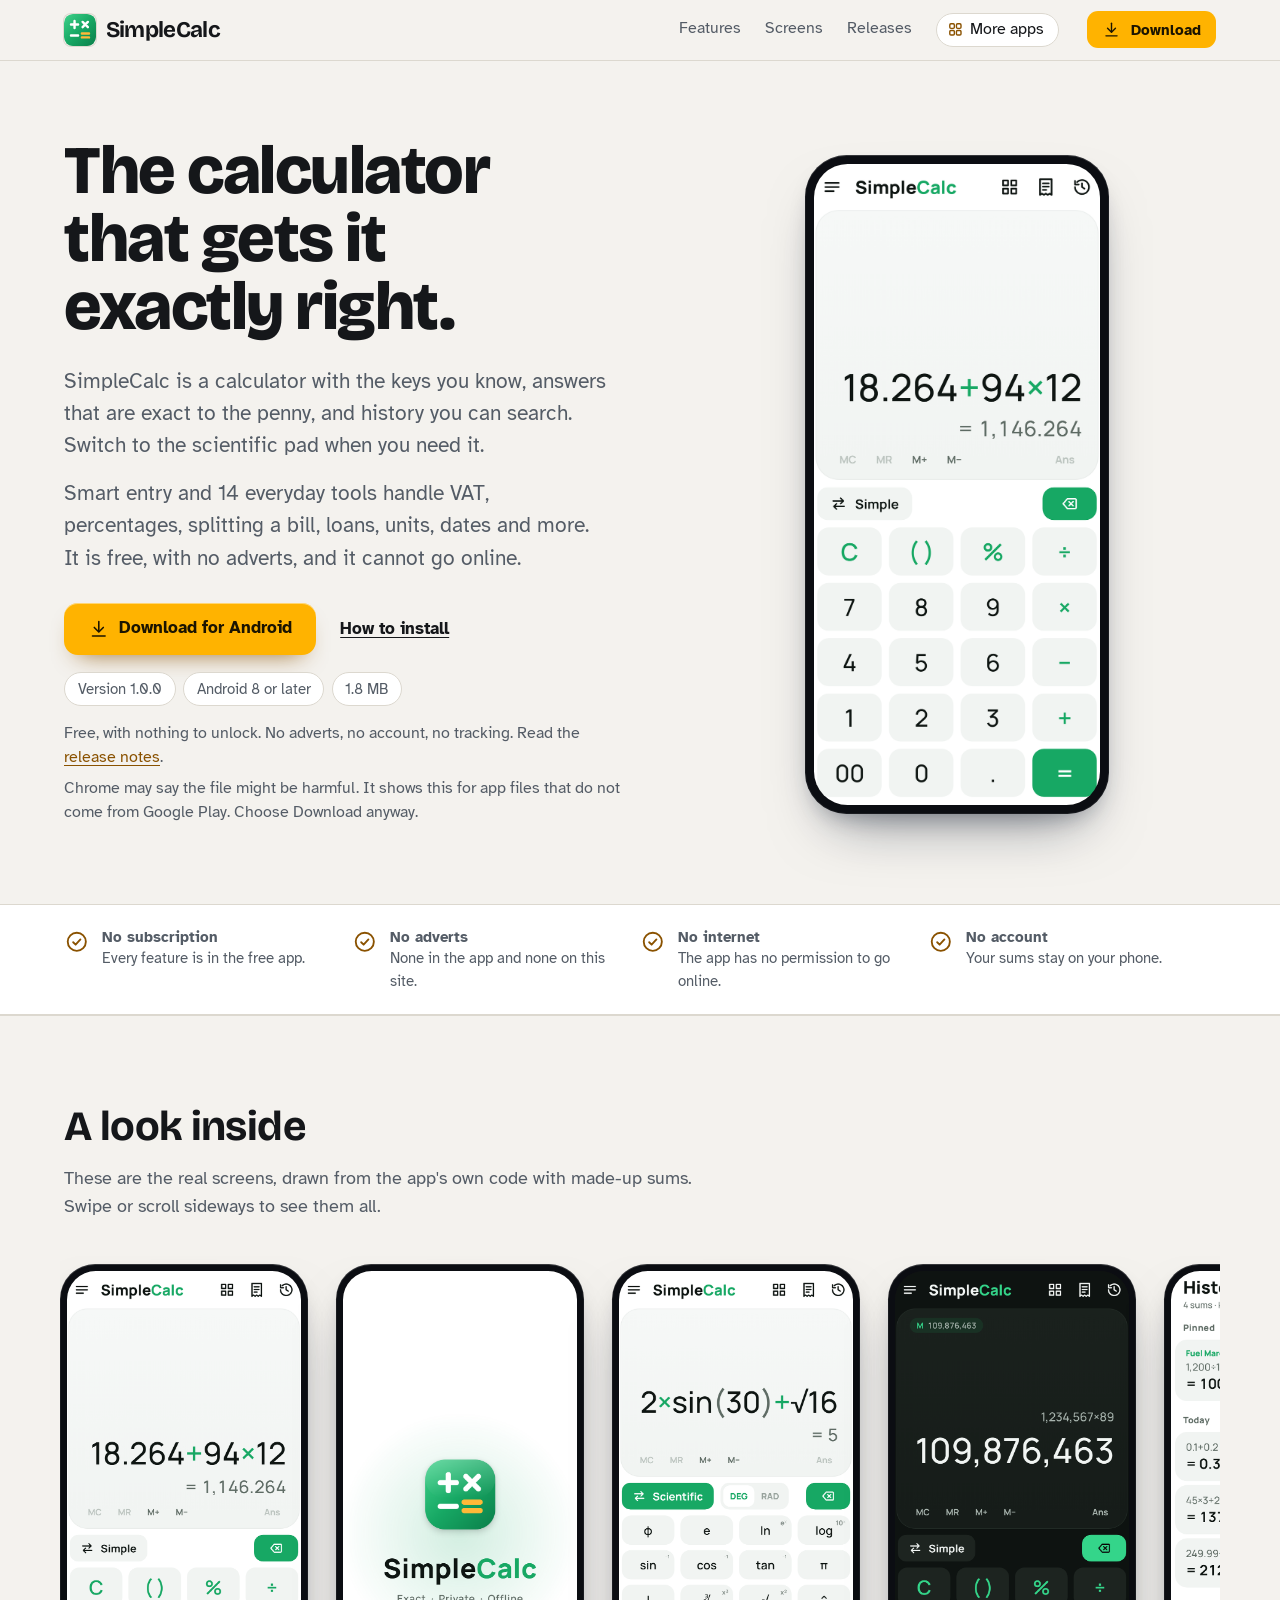
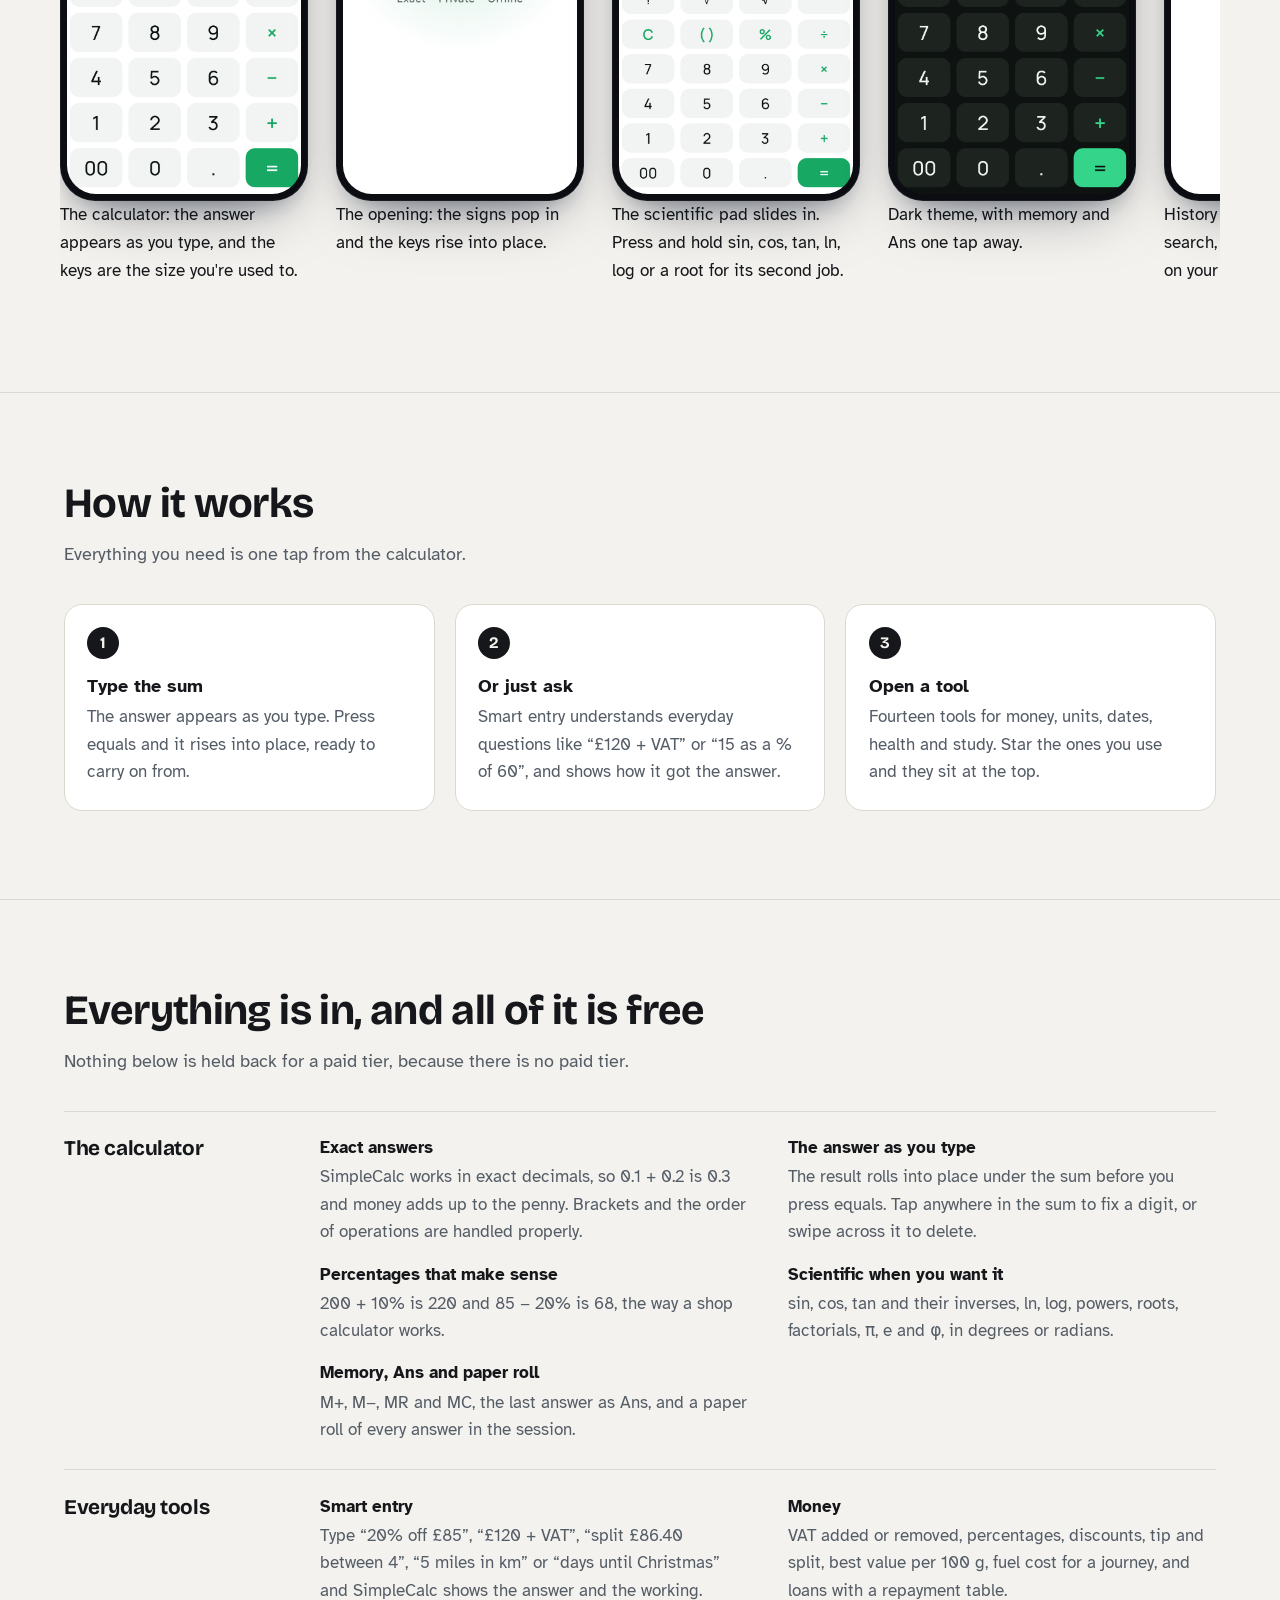
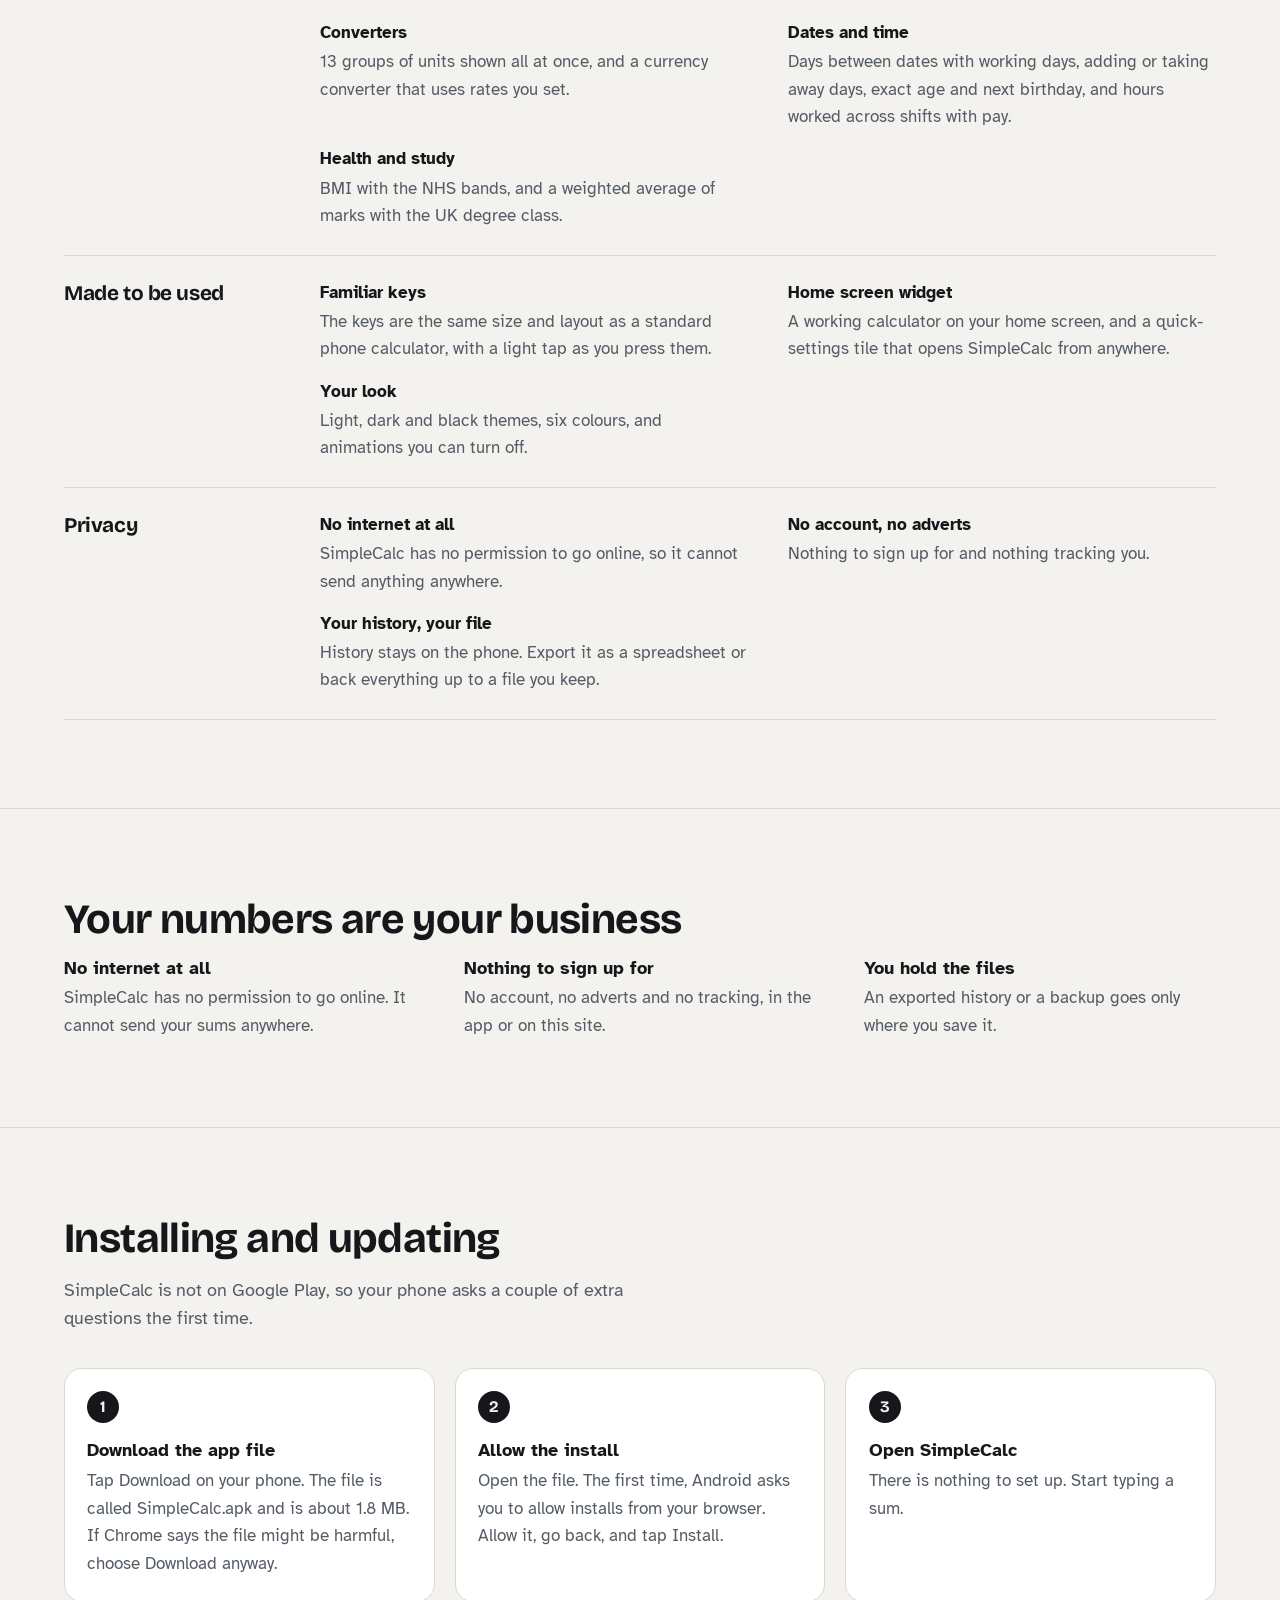
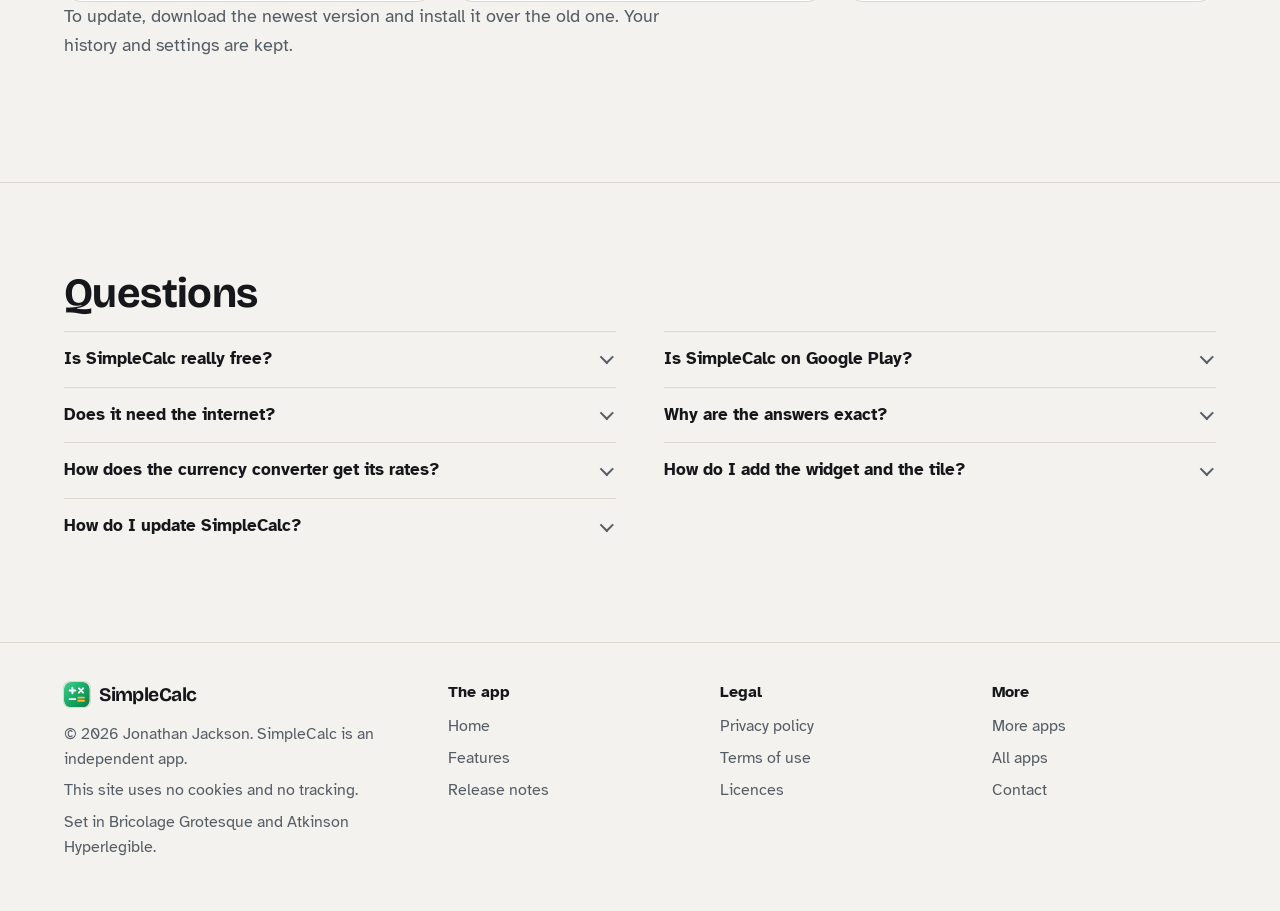
<file: index.html>
<!DOCTYPE html>
<html lang="en-GB">
<head>
<meta charset="utf-8">
<meta name="viewport" content="width=device-width, initial-scale=1">
<title>SimpleCalc: a free, private calculator with everyday tools for Android</title>
<meta name="description" content="SimpleCalc is a free calculator for Android with exact maths, a scientific pad, history and 14 everyday tools: VAT, percentages, tip and split, loans, units, dates and more. No adverts, no account, no internet.">
<meta name="author" content="Jonathan Jackson">
<link rel="canonical" href="https://customgpter.github.io/simplecalc/">
<meta name="theme-color" content="#f3f6f4" media="(prefers-color-scheme: light)">
<meta name="theme-color" content="#0e1311" media="(prefers-color-scheme: dark)">
<meta property="og:type" content="website">
<meta property="og:site_name" content="SimpleCalc">
<meta property="og:title" content="SimpleCalc: a free, private calculator with everyday tools for Android">
<meta property="og:description" content="SimpleCalc is a free calculator for Android with exact maths, a scientific pad, history and 14 everyday tools: VAT, percentages, tip and split, loans, units, dates and more. No adverts, no account, no internet.">
<meta property="og:url" content="https://customgpter.github.io/simplecalc/">
<meta property="og:image" content="https://customgpter.github.io/simplecalc/assets/og.png">
<meta property="og:image:width" content="1200">
<meta property="og:image:height" content="630">
<meta property="og:image:alt" content="SimpleCalc's calculator showing a sum and its answer as it is typed">
<meta property="og:locale" content="en_GB">
<meta name="twitter:card" content="summary_large_image">
<link rel="icon" href="./assets/favicon.svg" type="image/svg+xml">
<link rel="apple-touch-icon" href="./assets/apple-touch-icon.png">
<link rel="preload" href="./assets/fonts/bricolage-grotesque-latin.woff2" as="font" type="font/woff2" crossorigin>
<link rel="preload" href="./assets/fonts/atkinson-hyperlegible-latin-400-normal.woff2" as="font" type="font/woff2" crossorigin>
<link rel="stylesheet" href="./assets/site.css?v=1">
<link rel="stylesheet" href="./assets/house.css?v=1">
<link rel="stylesheet" href="./assets/apps-list.css?v=1">
<script src="./assets/apps-list.js?v=1" defer></script>
<script type="application/ld+json">{"@context": "https://schema.org", "@type": "SoftwareApplication", "name": "SimpleCalc", "url": "https://customgpter.github.io/simplecalc/", "description": "SimpleCalc is a free calculator for Android with exact maths, a scientific pad, history and 14 everyday tools: VAT, percentages, tip and split, loans, units, dates and more. No adverts, no account, no internet.", "applicationCategory": "UtilitiesApplication", "operatingSystem": "Android 8 or later", "softwareVersion": "1.0.0", "downloadUrl": "https://github.com/CustomGPTer/simplecalc/releases/latest/download/SimpleCalc.apk", "releaseNotes": "https://customgpter.github.io/simplecalc/releases.html", "offers": {"@type": "Offer", "price": "0", "priceCurrency": "GBP"}, "inLanguage": "en-GB", "image": "https://customgpter.github.io/simplecalc/assets/og.png", "author": {"@type": "Person", "name": "Jonathan Jackson"}}</script>
</head>
<body>
<a class="skip" href="#main">Skip to content</a>
<header class="masthead">
<div class="wrap">
<a class="brand" href="./" aria-label="SimpleCalc home"><svg viewBox="0 0 108 108" aria-hidden="true"><rect width="108" height="108" rx="30" fill="url(#scg)"/><defs><linearGradient id="scg" x1="0" y1="0" x2="1" y2="1"><stop offset="0" stop-color="#3fd18a"/><stop offset=".5" stop-color="#17a864"/><stop offset="1" stop-color="#0b7f4a"/></linearGradient></defs><g stroke-width="8.1" stroke-linecap="round" fill="none"><path stroke="#fff" d="M23.6 35.6h24M35.6 23.6v24M62.8 26.8l17.8 17.8M62.8 44.6l17.8-17.8M23.6 72.4h24"/><path stroke="#ffb938" d="M60.4 65.9h24M60.4 78.9h24"/></g></svg><span>SimpleCalc</span></a>
<nav aria-label="Main"><ul><li><a href="./#features">Features</a></li><li><a href="./#screens">Screens</a></li><li><a href="./releases.html">Releases</a></li><li><a class="more-apps" href="./more-apps.html"><svg class="ico" viewBox="0 0 24 24" aria-hidden="true"><rect x="4" y="4" width="6.5" height="6.5" rx="1.6"/><rect x="13.5" y="4" width="6.5" height="6.5" rx="1.6"/><rect x="4" y="13.5" width="6.5" height="6.5" rx="1.6"/><rect x="13.5" y="13.5" width="6.5" height="6.5" rx="1.6"/></svg>More apps</a></li></ul></nav>
<a class="button small" href="https://github.com/CustomGPTer/simplecalc/releases/latest/download/SimpleCalc.apk"><svg class="ico" viewBox="0 0 24 24" aria-hidden="true"><path d="M12 4v11"/><path d="M7 10.5l5 5 5-5"/><path d="M5 20h14"/></svg>Download</a>
</div>
</header>
<main id="main">
<div class="hero">
<div class="wrap hero-grid">
<div class="hero-copy">
<h1>The calculator that gets it exactly right.</h1>
<p class="lede">SimpleCalc is a calculator with the keys you know, answers that are exact to the penny, and history you can search. Switch to the scientific pad when you need it.</p><p class="lede">Smart entry and 14 everyday tools handle VAT, percentages, splitting a bill, loans, units, dates and more. It is free, with no adverts, and it cannot go online.</p>
<p class="get" id="download"><a class="button" href="https://github.com/CustomGPTer/simplecalc/releases/latest/download/SimpleCalc.apk"><svg class="ico" viewBox="0 0 24 24" aria-hidden="true"><path d="M12 4v11"/><path d="M7 10.5l5 5 5-5"/><path d="M5 20h14"/></svg>Download for Android</a><a class="aside" href="#install">How to install</a></p>
<ul class="pills"><li>Version 1.0.0</li><li>Android 8 or later</li><li>1.8 MB</li></ul>
<p class="facts">Free, with nothing to unlock. No adverts, no account, no tracking. Read the <a href="releases.html">release notes</a>.</p>
<p class="facts">Chrome may say the file might be harmful. It shows this for app files that do not come from Google Play. Choose Download anyway.</p>
</div>
<div class="hero-phone"><div class="phone"><img src="./assets/screens/calculator.png" alt="The calculator: the answer appears as you type, and the keys are the size you&#x27;re used to." width="393" height="852" fetchpriority="high"></div></div>
</div>
</div>
<section class="promises" aria-label="In short">
<div class="wrap"><ul><li><svg class="ico" viewBox="0 0 24 24" aria-hidden="true"><circle cx="12" cy="12" r="8.5"/><path d="M8.6 12.4l2.3 2.3 4.5-4.9"/></svg><span><b>No subscription</b><span>Every feature is in the free app.</span></span></li><li><svg class="ico" viewBox="0 0 24 24" aria-hidden="true"><circle cx="12" cy="12" r="8.5"/><path d="M8.6 12.4l2.3 2.3 4.5-4.9"/></svg><span><b>No adverts</b><span>None in the app and none on this site.</span></span></li><li><svg class="ico" viewBox="0 0 24 24" aria-hidden="true"><circle cx="12" cy="12" r="8.5"/><path d="M8.6 12.4l2.3 2.3 4.5-4.9"/></svg><span><b>No internet</b><span>The app has no permission to go online.</span></span></li><li><svg class="ico" viewBox="0 0 24 24" aria-hidden="true"><circle cx="12" cy="12" r="8.5"/><path d="M8.6 12.4l2.3 2.3 4.5-4.9"/></svg><span><b>No account</b><span>Your sums stay on your phone.</span></span></li></ul></div>
</section>
<section id="screens" aria-labelledby="screens-h">
<div class="wrap">
<h2 id="screens-h">A look inside</h2>
<p class="intro">These are the real screens, drawn from the app's own code with made-up sums. Swipe or scroll sideways to see them all.</p>
<div class="gallery" tabindex="0" role="region" aria-label="Screens from SimpleCalc"><figure class="shot"><div class="phone"><img src="./assets/screens/calculator.png" alt="The calculator: the answer appears as you type, and the keys are the size you&#x27;re used to." width="393" height="852" loading="lazy" decoding="async"></div><figcaption>The calculator: the answer appears as you type, and the keys are the size you&#x27;re used to.</figcaption></figure><figure class="shot"><div class="phone"><img src="./assets/screens/opening.png" alt="The opening: the signs pop in and the keys rise into place." width="393" height="852" loading="lazy" decoding="async"></div><figcaption>The opening: the signs pop in and the keys rise into place.</figcaption></figure><figure class="shot"><div class="phone"><img src="./assets/screens/scientific.png" alt="The scientific pad slides in. Press and hold sin, cos, tan, ln, log or a root for its second job." width="393" height="852" loading="lazy" decoding="async"></div><figcaption>The scientific pad slides in. Press and hold sin, cos, tan, ln, log or a root for its second job.</figcaption></figure><figure class="shot"><div class="phone"><img src="./assets/screens/dark.png" alt="Dark theme, with memory and Ans one tap away." width="393" height="852" loading="lazy" decoding="async"></div><figcaption>Dark theme, with memory and Ans one tap away.</figcaption></figure><figure class="shot"><div class="phone"><img src="./assets/screens/history.png" alt="History grouped by day, with search, pins and labels. It stays on your phone." width="393" height="852" loading="lazy" decoding="async"></div><figcaption>History grouped by day, with search, pins and labels. It stays on your phone.</figcaption></figure><figure class="shot"><div class="phone"><img src="./assets/screens/tools.png" alt="Fourteen everyday tools, with your favourites at the top." width="393" height="852" loading="lazy" decoding="async"></div><figcaption>Fourteen everyday tools, with your favourites at the top.</figcaption></figure><figure class="shot"><div class="phone"><img src="./assets/screens/smart.png" alt="Smart entry: type it the way you&#x27;d say it." width="393" height="852" loading="lazy" decoding="async"></div><figcaption>Smart entry: type it the way you&#x27;d say it.</figcaption></figure><figure class="shot"><div class="phone"><img src="./assets/screens/units.png" alt="The unit converter shows every unit at once." width="393" height="852" loading="lazy" decoding="async"></div><figcaption>The unit converter shows every unit at once.</figcaption></figure><figure class="shot"><div class="phone"><img src="./assets/screens/split.png" alt="Tip and split: everyone pays the same, rounded up to the pound if you like." width="393" height="852" loading="lazy" decoding="async"></div><figcaption>Tip and split: everyone pays the same, rounded up to the pound if you like.</figcaption></figure><figure class="shot"><div class="phone"><img src="./assets/screens/loan.png" alt="Loans: monthly payment, total interest, and a table year by year." width="393" height="852" loading="lazy" decoding="async"></div><figcaption>Loans: monthly payment, total interest, and a table year by year.</figcaption></figure><figure class="shot"><div class="phone"><img src="./assets/screens/hours.png" alt="Hours worked: shifts, breaks, overnights and pay." width="393" height="852" loading="lazy" decoding="async"></div><figcaption>Hours worked: shifts, breaks, overnights and pay.</figcaption></figure><figure class="shot"><div class="phone"><img src="./assets/screens/paperroll.png" alt="Black theme in coral, with the paper roll showing every answer." width="393" height="852" loading="lazy" decoding="async"></div><figcaption>Black theme in coral, with the paper roll showing every answer.</figcaption></figure></div>
</div>
</section>
<section id="how" aria-labelledby="how-h">
<div class="wrap">
<h2 id="how-h">How it works</h2>
<p class="intro">Everything you need is one tap from the calculator.</p>
<ol class="steps"><li><h3>Type the sum</h3><p>The answer appears as you type. Press equals and it rises into place, ready to carry on from.</p></li><li><h3>Or just ask</h3><p>Smart entry understands everyday questions like “£120 + VAT” or “15 as a % of 60”, and shows how it got the answer.</p></li><li><h3>Open a tool</h3><p>Fourteen tools for money, units, dates, health and study. Star the ones you use and they sit at the top.</p></li></ol>
</div>
</section>
<section id="features" aria-labelledby="features-h">
<div class="wrap">
<h2 id="features-h">Everything is in, and all of it is free</h2>
<p class="intro">Nothing below is held back for a paid tier, because there is no paid tier.</p>
<div class="groups"><div class="group"><h3>The calculator</h3><dl><div><dt>Exact answers</dt><dd>SimpleCalc works in exact decimals, so 0.1 + 0.2 is 0.3 and money adds up to the penny. Brackets and the order of operations are handled properly.</dd></div><div><dt>The answer as you type</dt><dd>The result rolls into place under the sum before you press equals. Tap anywhere in the sum to fix a digit, or swipe across it to delete.</dd></div><div><dt>Percentages that make sense</dt><dd>200 + 10% is 220 and 85 − 20% is 68, the way a shop calculator works.</dd></div><div><dt>Scientific when you want it</dt><dd>sin, cos, tan and their inverses, ln, log, powers, roots, factorials, π, e and φ, in degrees or radians.</dd></div><div><dt>Memory, Ans and paper roll</dt><dd>M+, M−, MR and MC, the last answer as Ans, and a paper roll of every answer in the session.</dd></div></dl></div><div class="group"><h3>Everyday tools</h3><dl><div><dt>Smart entry</dt><dd>Type “20% off £85”, “£120 + VAT”, “split £86.40 between 4”, “5 miles in km” or “days until Christmas” and SimpleCalc shows the answer and the working.</dd></div><div><dt>Money</dt><dd>VAT added or removed, percentages, discounts, tip and split, best value per 100 g, fuel cost for a journey, and loans with a repayment table.</dd></div><div><dt>Converters</dt><dd>13 groups of units shown all at once, and a currency converter that uses rates you set.</dd></div><div><dt>Dates and time</dt><dd>Days between dates with working days, adding or taking away days, exact age and next birthday, and hours worked across shifts with pay.</dd></div><div><dt>Health and study</dt><dd>BMI with the NHS bands, and a weighted average of marks with the UK degree class.</dd></div></dl></div><div class="group"><h3>Made to be used</h3><dl><div><dt>Familiar keys</dt><dd>The keys are the same size and layout as a standard phone calculator, with a light tap as you press them.</dd></div><div><dt>Home screen widget</dt><dd>A working calculator on your home screen, and a quick-settings tile that opens SimpleCalc from anywhere.</dd></div><div><dt>Your look</dt><dd>Light, dark and black themes, six colours, and animations you can turn off.</dd></div></dl></div><div class="group"><h3>Privacy</h3><dl><div><dt>No internet at all</dt><dd>SimpleCalc has no permission to go online, so it cannot send anything anywhere.</dd></div><div><dt>No account, no adverts</dt><dd>Nothing to sign up for and nothing tracking you.</dd></div><div><dt>Your history, your file</dt><dd>History stays on the phone. Export it as a spreadsheet or back everything up to a file you keep.</dd></div></dl></div></div>
</div>
</section>
<section id="privacy" aria-labelledby="privacy-h">
<div class="wrap">
<h2 id="privacy-h">Your numbers are your business</h2>
<ul class="plain"><li><h3>No internet at all</h3><p>SimpleCalc has no permission to go online. It cannot send your sums anywhere.</p></li><li><h3>Nothing to sign up for</h3><p>No account, no adverts and no tracking, in the app or on this site.</p></li><li><h3>You hold the files</h3><p>An exported history or a backup goes only where you save it.</p></li></ul>
</div>
</section>
<section id="install" aria-labelledby="install-h">
<div class="wrap">
<h2 id="install-h">Installing and updating</h2>
<p class="intro">SimpleCalc is not on Google Play, so your phone asks a couple of extra questions the first time.</p>
<ol class="steps"><li><h3>Download the app file</h3><p>Tap Download on your phone. The file is called SimpleCalc.apk and is about 1.8 MB. If Chrome says the file might be harmful, choose Download anyway.</p></li><li><h3>Allow the install</h3><p>Open the file. The first time, Android asks you to allow installs from your browser. Allow it, go back, and tap Install.</p></li><li><h3>Open SimpleCalc</h3><p>There is nothing to set up. Start typing a sum.</p></li></ol>
<p class="intro">To update, download the newest version and install it over the old one. Your history and settings are kept.</p>
</div>
</section>
<section id="faq" aria-labelledby="faq-h">
<div class="wrap">
<h2 id="faq-h">Questions</h2>
<div class="faq"><details><summary>Is SimpleCalc really free?</summary><p>Yes. There is no paid version, no subscription, no trial and no adverts, and nothing in the app is locked.</p></details><details><summary>Is SimpleCalc on Google Play?</summary><p>No. SimpleCalc is a personal project and is downloaded from this site as an Android app file. It needs Android 8 or later.</p></details><details><summary>Does it need the internet?</summary><p>No. The app does not ask Android for internet access at all, so it works with no signal and cannot go online. Check for updates, More apps and Feedback only open a page in your browser.</p></details><details><summary>Why are the answers exact?</summary><p>Most calculators work in binary fractions, which is why some show 0.1 + 0.2 as 0.30000000000000004. SimpleCalc does plain arithmetic in decimals, as you would on paper. Functions such as sin and log are worked out to 15 significant figures.</p></details><details><summary>How does the currency converter get its rates?</summary><p>From you. SimpleCalc never goes online, so you type in a rate from your bank's app or a currency website, and it shows the date you set it.</p></details><details><summary>How do I add the widget and the tile?</summary><p>Long-press an empty part of your home screen, choose Widgets and pick SimpleCalc. For the tile, pull down twice from the top of the screen, tap the pencil and drag SimpleCalc into your tiles.</p></details><details><summary>How do I update SimpleCalc?</summary><p>Download the newest version from this site and install it over the one you have. Your history and settings are kept. The app cannot check for updates itself because it cannot go online.</p></details></div>
</div>
</section>
</main>
<footer class="colophon">
<div class="wrap">
<div>
<a class="brand" href="./" aria-label="SimpleCalc home"><svg viewBox="0 0 108 108" aria-hidden="true"><rect width="108" height="108" rx="30" fill="url(#scg)"/><defs><linearGradient id="scg" x1="0" y1="0" x2="1" y2="1"><stop offset="0" stop-color="#3fd18a"/><stop offset=".5" stop-color="#17a864"/><stop offset="1" stop-color="#0b7f4a"/></linearGradient></defs><g stroke-width="8.1" stroke-linecap="round" fill="none"><path stroke="#fff" d="M23.6 35.6h24M35.6 23.6v24M62.8 26.8l17.8 17.8M62.8 44.6l17.8-17.8M23.6 72.4h24"/><path stroke="#ffb938" d="M60.4 65.9h24M60.4 78.9h24"/></g></svg><span>SimpleCalc</span></a>
<p>&copy; 2026 Jonathan Jackson. SimpleCalc is an independent app.</p>
<p>This site uses no cookies and no tracking.</p>
<p>Set in Bricolage Grotesque and Atkinson Hyperlegible.</p>
</div>
<nav aria-label="The app"><h2>The app</h2><ul>
<li><a href="./">Home</a></li>
<li><a href="./#features">Features</a></li>
<li><a href="./releases.html">Release notes</a></li>
</ul></nav>
<nav aria-label="Legal"><h2>Legal</h2><ul>
<li><a href="./privacy.html">Privacy policy</a></li>
<li><a href="./terms.html">Terms of use</a></li>
<li><a href="./licences.html">Licences</a></li>
</ul></nav>
<nav aria-label="More"><h2>More</h2><ul>
<li><a href="./more-apps.html">More apps</a></li>
<li><a href="https://customgpter.github.io/">All apps</a></li>
<li><a href="https://github.com/CustomGPTer/simplecalc/issues">Contact</a></li>
</ul></nav>
</div>
</footer>
</body>
</html>
</file>
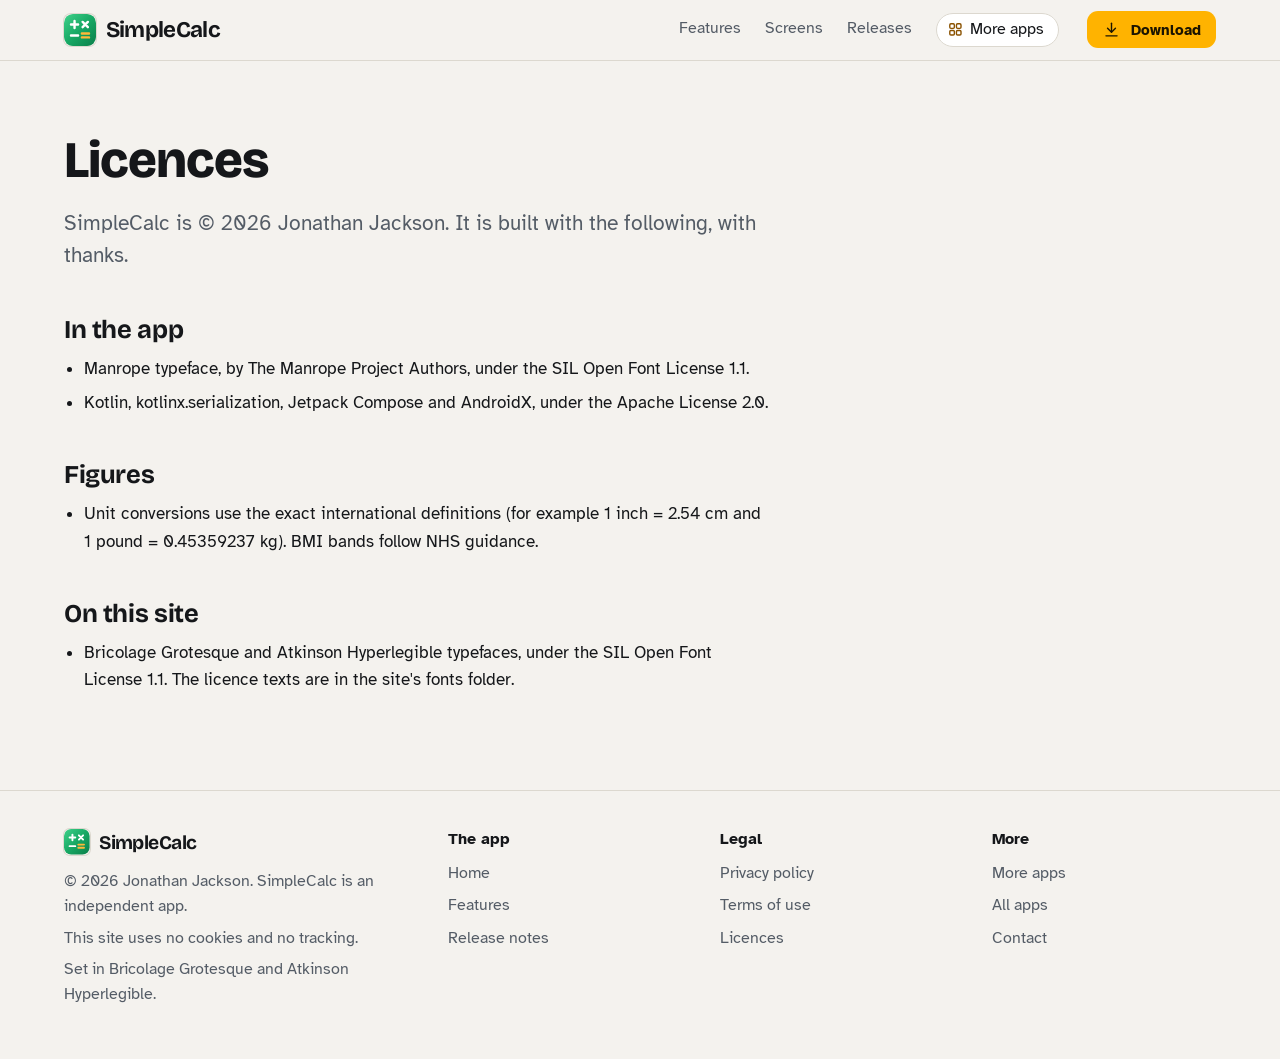
<file: licences.html>
<!DOCTYPE html>
<html lang="en-GB">
<head>
<meta charset="utf-8">
<meta name="viewport" content="width=device-width, initial-scale=1">
<title>SimpleCalc licences</title>
<meta name="description" content="The typefaces and libraries SimpleCalc is built with.">
<meta name="author" content="Jonathan Jackson">
<link rel="canonical" href="https://customgpter.github.io/simplecalc/licences.html">
<meta name="theme-color" content="#f3f6f4" media="(prefers-color-scheme: light)">
<meta name="theme-color" content="#0e1311" media="(prefers-color-scheme: dark)">
<meta property="og:type" content="website">
<meta property="og:site_name" content="SimpleCalc">
<meta property="og:title" content="SimpleCalc licences">
<meta property="og:description" content="The typefaces and libraries SimpleCalc is built with.">
<meta property="og:url" content="https://customgpter.github.io/simplecalc/licences.html">
<meta property="og:image" content="https://customgpter.github.io/simplecalc/assets/og.png">
<meta property="og:image:width" content="1200">
<meta property="og:image:height" content="630">
<meta property="og:image:alt" content="SimpleCalc's calculator showing a sum and its answer as it is typed">
<meta property="og:locale" content="en_GB">
<meta name="twitter:card" content="summary_large_image">
<link rel="icon" href="./assets/favicon.svg" type="image/svg+xml">
<link rel="apple-touch-icon" href="./assets/apple-touch-icon.png">
<link rel="preload" href="./assets/fonts/bricolage-grotesque-latin.woff2" as="font" type="font/woff2" crossorigin>
<link rel="preload" href="./assets/fonts/atkinson-hyperlegible-latin-400-normal.woff2" as="font" type="font/woff2" crossorigin>
<link rel="stylesheet" href="./assets/site.css?v=1">
<link rel="stylesheet" href="./assets/house.css?v=1">
<link rel="stylesheet" href="./assets/apps-list.css?v=1">
<script src="./assets/apps-list.js?v=1" defer></script>

</head>
<body>
<a class="skip" href="#main">Skip to content</a>
<header class="masthead">
<div class="wrap">
<a class="brand" href="./" aria-label="SimpleCalc home"><svg viewBox="0 0 108 108" aria-hidden="true"><rect width="108" height="108" rx="30" fill="url(#scg)"/><defs><linearGradient id="scg" x1="0" y1="0" x2="1" y2="1"><stop offset="0" stop-color="#3fd18a"/><stop offset=".5" stop-color="#17a864"/><stop offset="1" stop-color="#0b7f4a"/></linearGradient></defs><g stroke-width="8.1" stroke-linecap="round" fill="none"><path stroke="#fff" d="M23.6 35.6h24M35.6 23.6v24M62.8 26.8l17.8 17.8M62.8 44.6l17.8-17.8M23.6 72.4h24"/><path stroke="#ffb938" d="M60.4 65.9h24M60.4 78.9h24"/></g></svg><span>SimpleCalc</span></a>
<nav aria-label="Main"><ul><li><a href="./#features">Features</a></li><li><a href="./#screens">Screens</a></li><li><a href="./releases.html">Releases</a></li><li><a class="more-apps" href="./more-apps.html"><svg class="ico" viewBox="0 0 24 24" aria-hidden="true"><rect x="4" y="4" width="6.5" height="6.5" rx="1.6"/><rect x="13.5" y="4" width="6.5" height="6.5" rx="1.6"/><rect x="4" y="13.5" width="6.5" height="6.5" rx="1.6"/><rect x="13.5" y="13.5" width="6.5" height="6.5" rx="1.6"/></svg>More apps</a></li></ul></nav>
<a class="button small" href="https://github.com/CustomGPTer/simplecalc/releases/latest/download/SimpleCalc.apk"><svg class="ico" viewBox="0 0 24 24" aria-hidden="true"><path d="M12 4v11"/><path d="M7 10.5l5 5 5-5"/><path d="M5 20h14"/></svg>Download</a>
</div>
</header>
<main id="main" class="doc">
<div class="wrap"><div class="measure"><h1>Licences</h1>
<p class="lede">SimpleCalc is &copy; 2026 Jonathan Jackson. It is built with the following, with thanks.</p>
<h2>In the app</h2>
<ul><li>Manrope typeface, by The Manrope Project Authors, under the SIL Open Font License 1.1.</li>
<li>Kotlin, kotlinx.serialization, Jetpack Compose and AndroidX, under the Apache License 2.0.</li></ul>
<h2>Figures</h2>
<ul><li>Unit conversions use the exact international definitions (for example 1 inch = 2.54 cm and 1 pound = 0.45359237 kg). BMI bands follow NHS guidance.</li></ul>
<h2>On this site</h2>
<ul><li>Bricolage Grotesque and Atkinson Hyperlegible typefaces, under the SIL Open Font License 1.1. The licence texts are in the site's fonts folder.</li></ul></div></div>
</main>
<footer class="colophon">
<div class="wrap">
<div>
<a class="brand" href="./" aria-label="SimpleCalc home"><svg viewBox="0 0 108 108" aria-hidden="true"><rect width="108" height="108" rx="30" fill="url(#scg)"/><defs><linearGradient id="scg" x1="0" y1="0" x2="1" y2="1"><stop offset="0" stop-color="#3fd18a"/><stop offset=".5" stop-color="#17a864"/><stop offset="1" stop-color="#0b7f4a"/></linearGradient></defs><g stroke-width="8.1" stroke-linecap="round" fill="none"><path stroke="#fff" d="M23.6 35.6h24M35.6 23.6v24M62.8 26.8l17.8 17.8M62.8 44.6l17.8-17.8M23.6 72.4h24"/><path stroke="#ffb938" d="M60.4 65.9h24M60.4 78.9h24"/></g></svg><span>SimpleCalc</span></a>
<p>&copy; 2026 Jonathan Jackson. SimpleCalc is an independent app.</p>
<p>This site uses no cookies and no tracking.</p>
<p>Set in Bricolage Grotesque and Atkinson Hyperlegible.</p>
</div>
<nav aria-label="The app"><h2>The app</h2><ul>
<li><a href="./">Home</a></li>
<li><a href="./#features">Features</a></li>
<li><a href="./releases.html">Release notes</a></li>
</ul></nav>
<nav aria-label="Legal"><h2>Legal</h2><ul>
<li><a href="./privacy.html">Privacy policy</a></li>
<li><a href="./terms.html">Terms of use</a></li>
<li><a href="./licences.html">Licences</a></li>
</ul></nav>
<nav aria-label="More"><h2>More</h2><ul>
<li><a href="./more-apps.html">More apps</a></li>
<li><a href="https://customgpter.github.io/">All apps</a></li>
<li><a href="https://github.com/CustomGPTer/simplecalc/issues">Contact</a></li>
</ul></nav>
</div>
</footer>
</body>
</html>
</file>
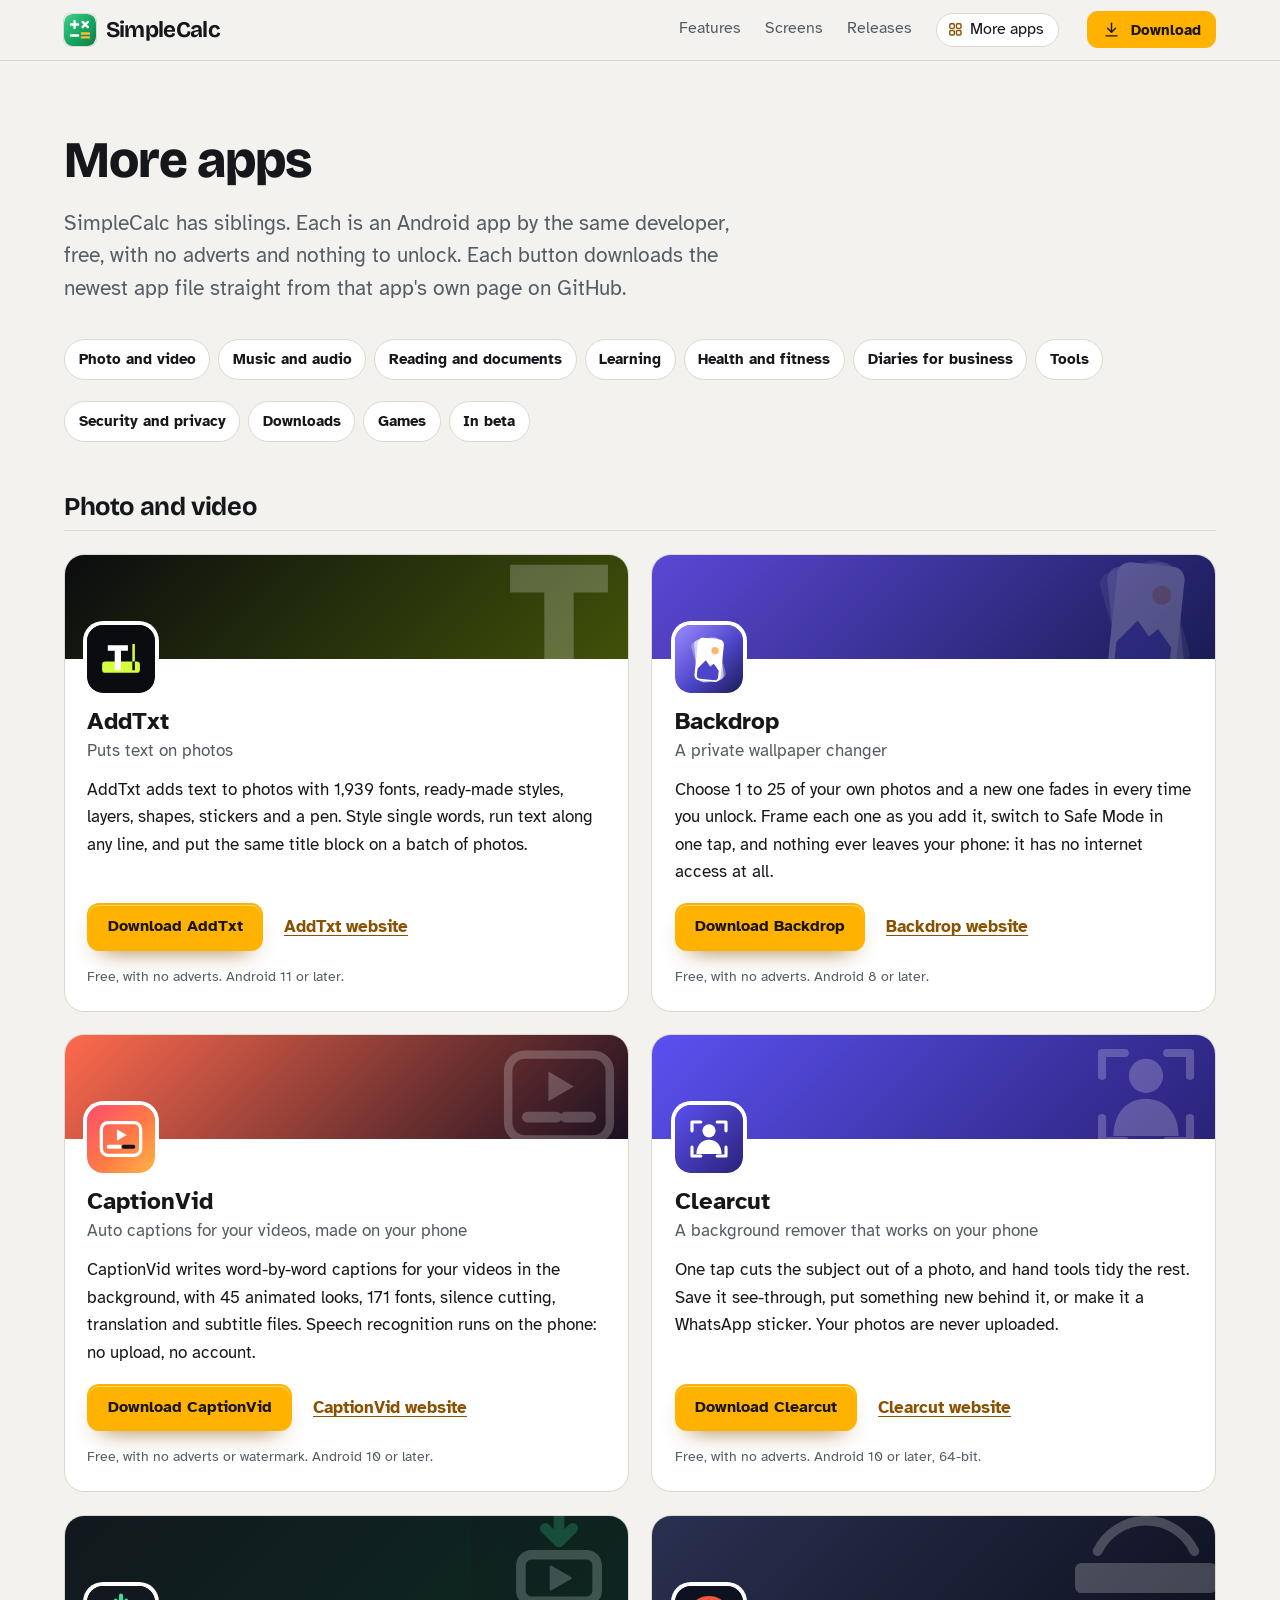
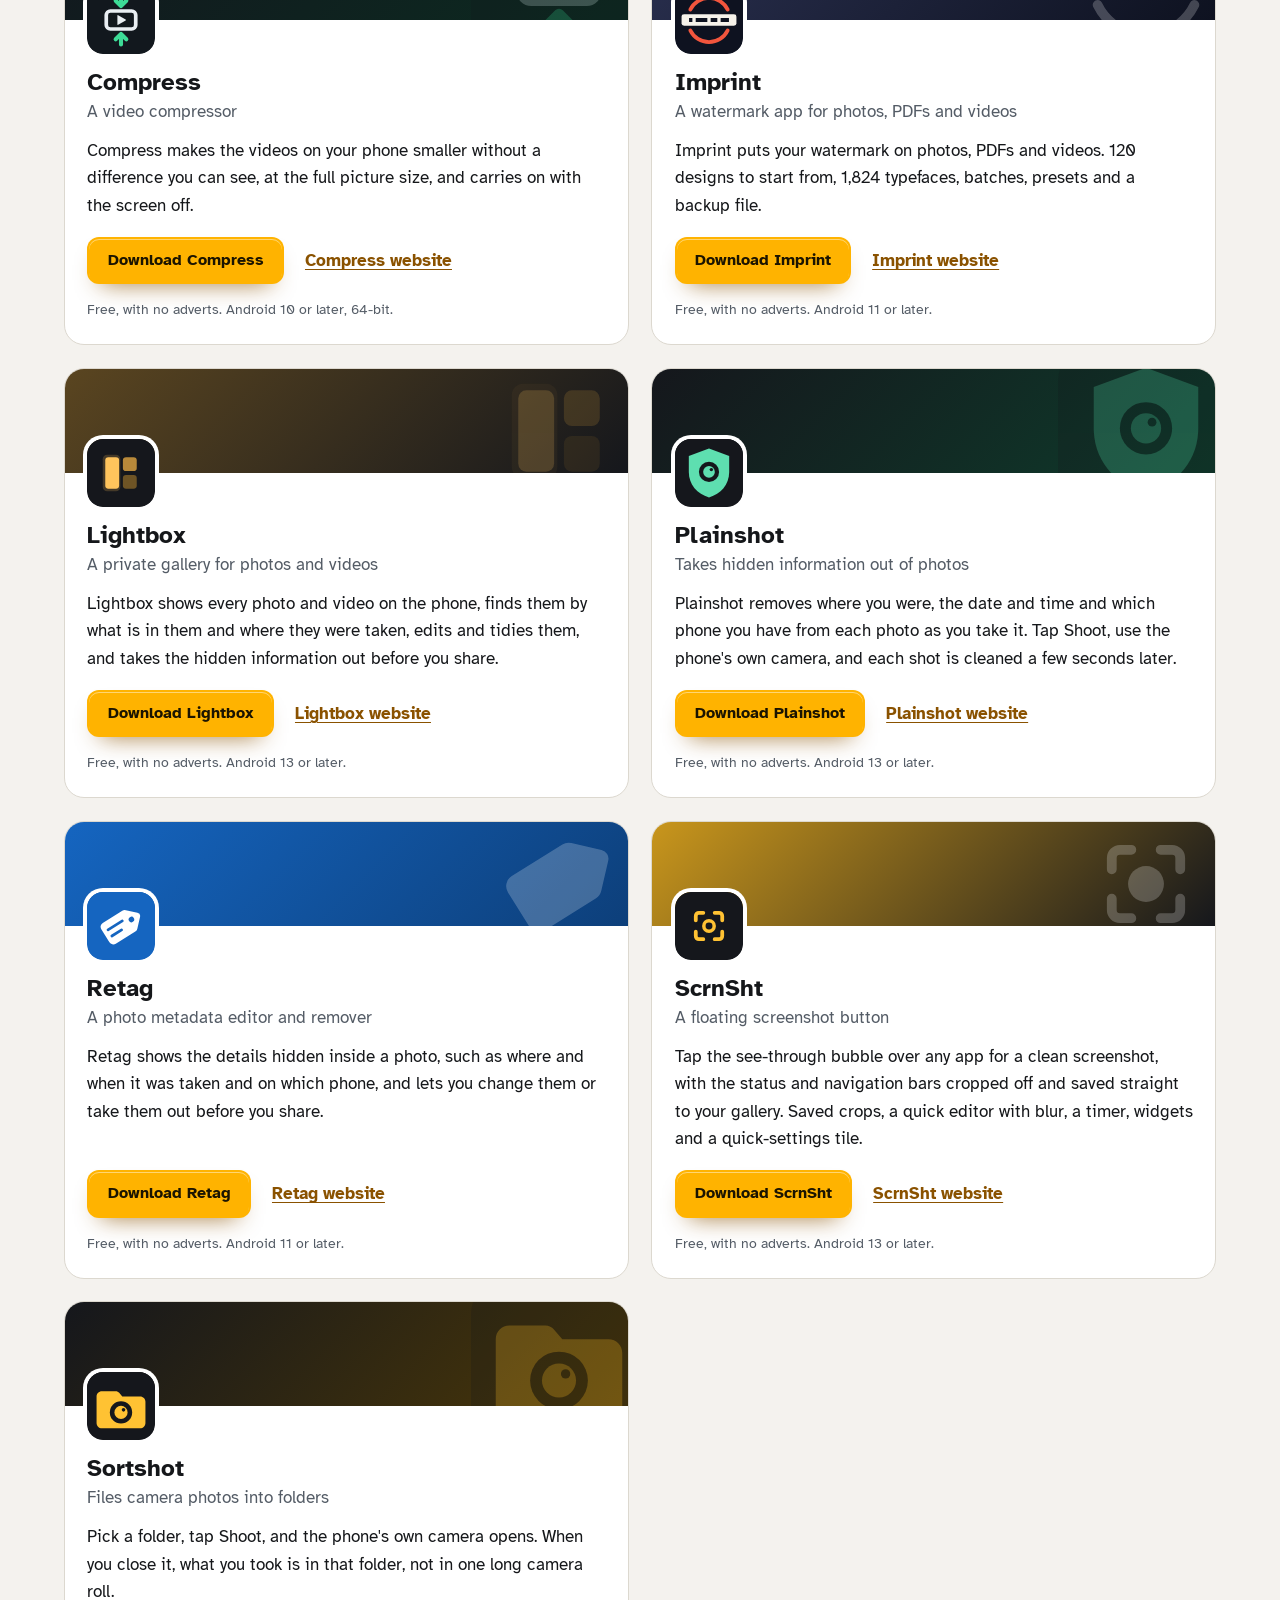
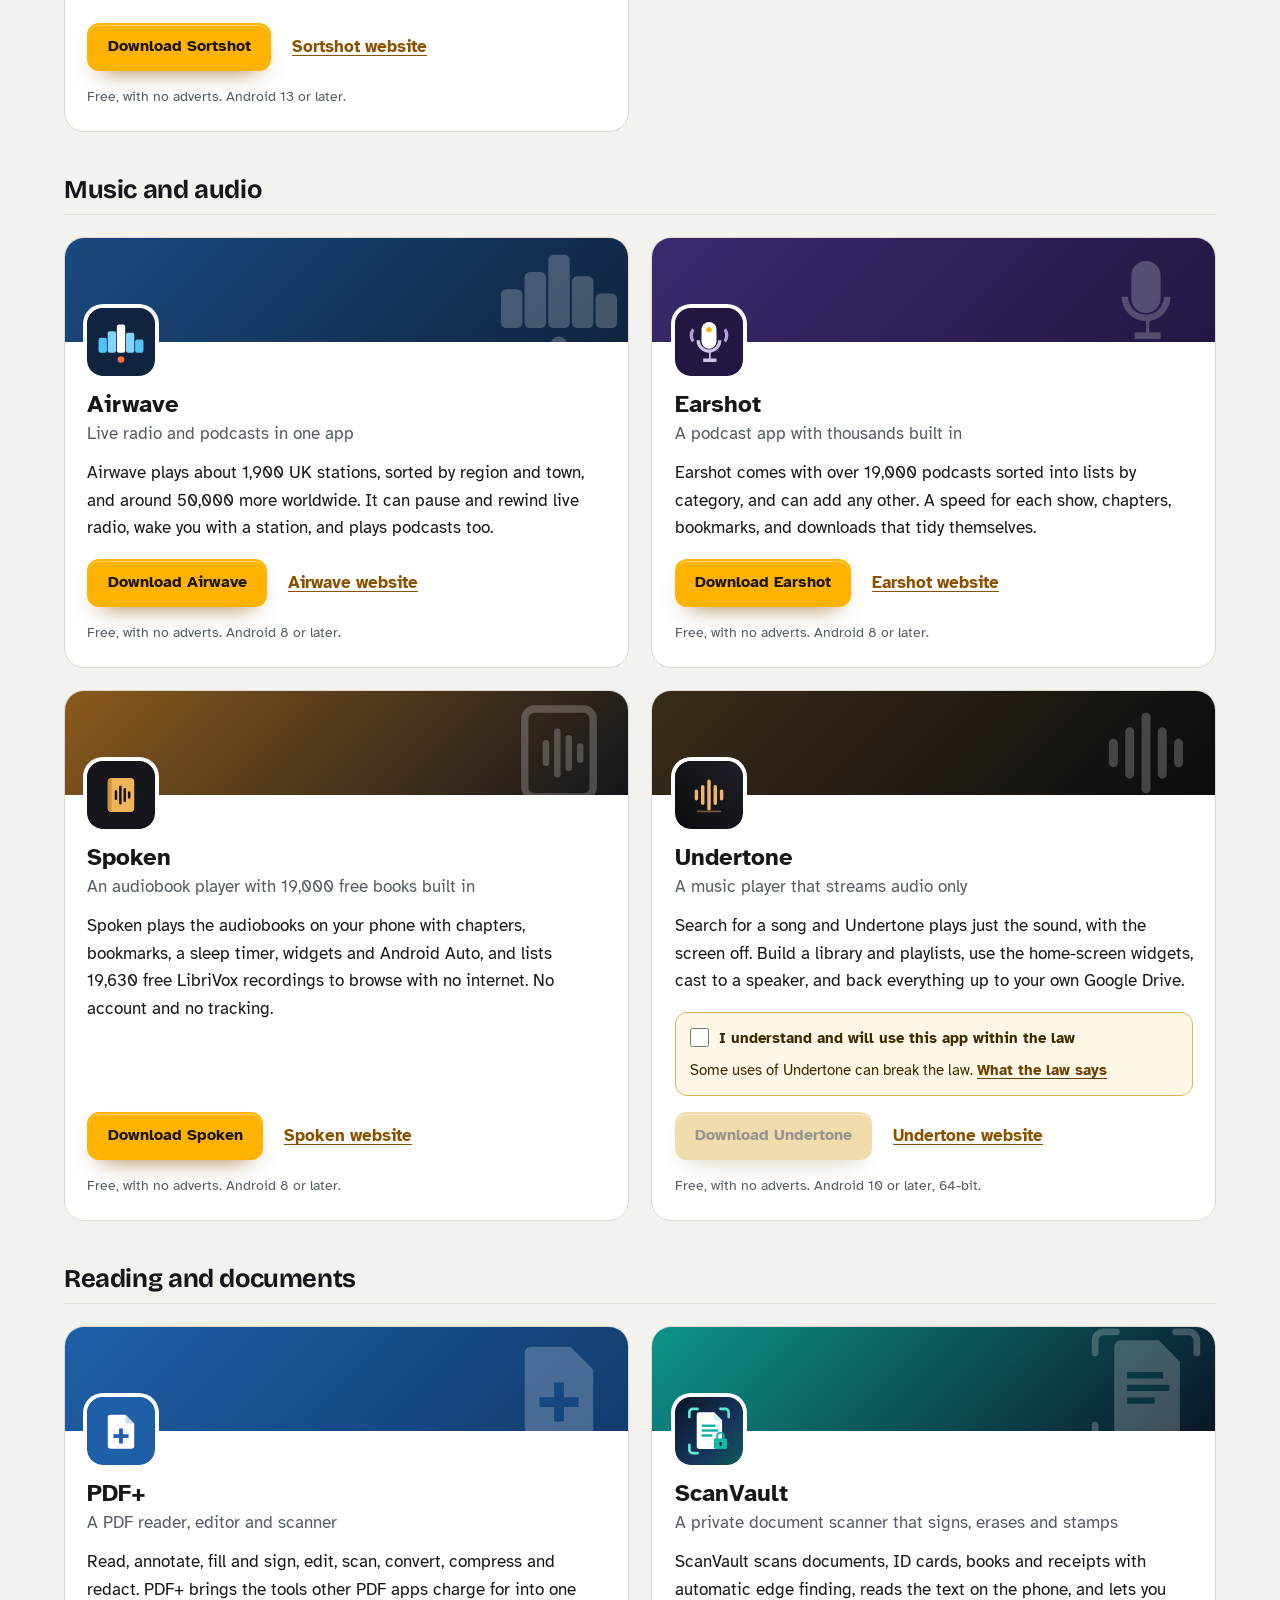
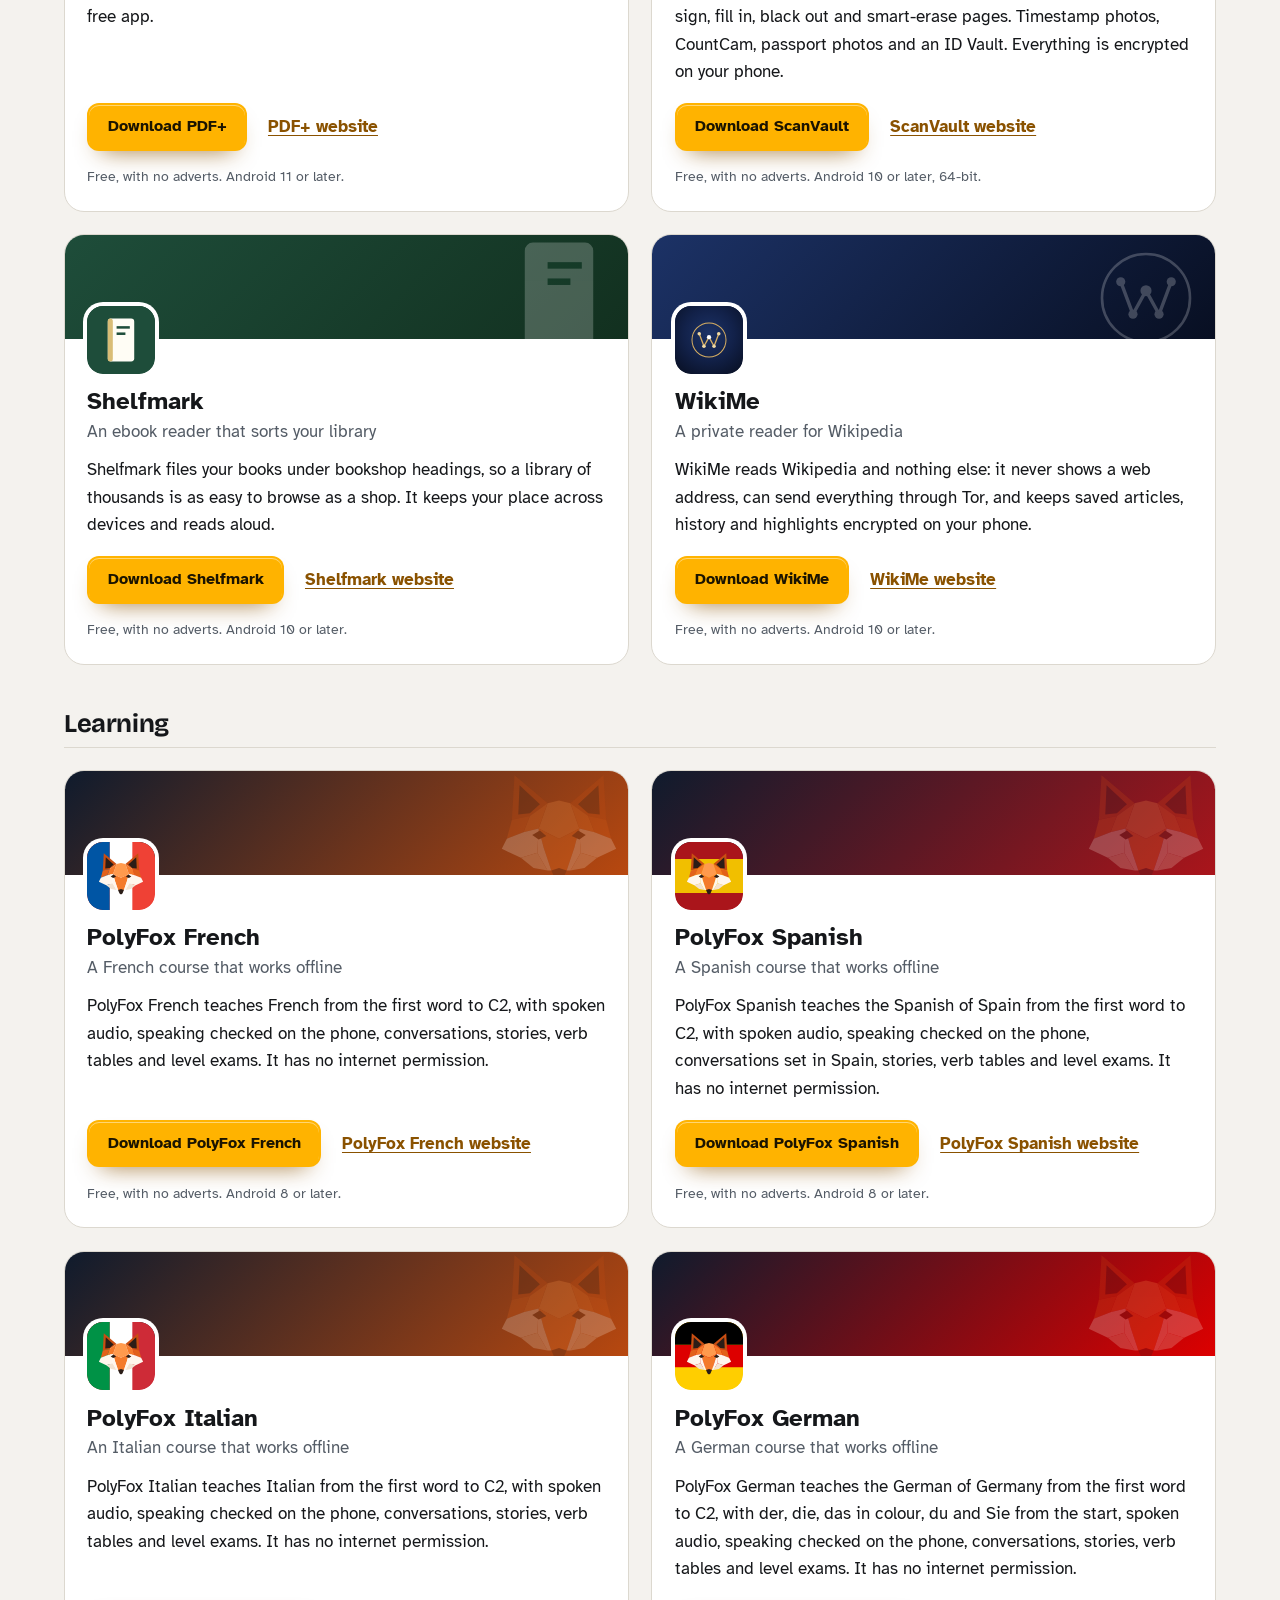
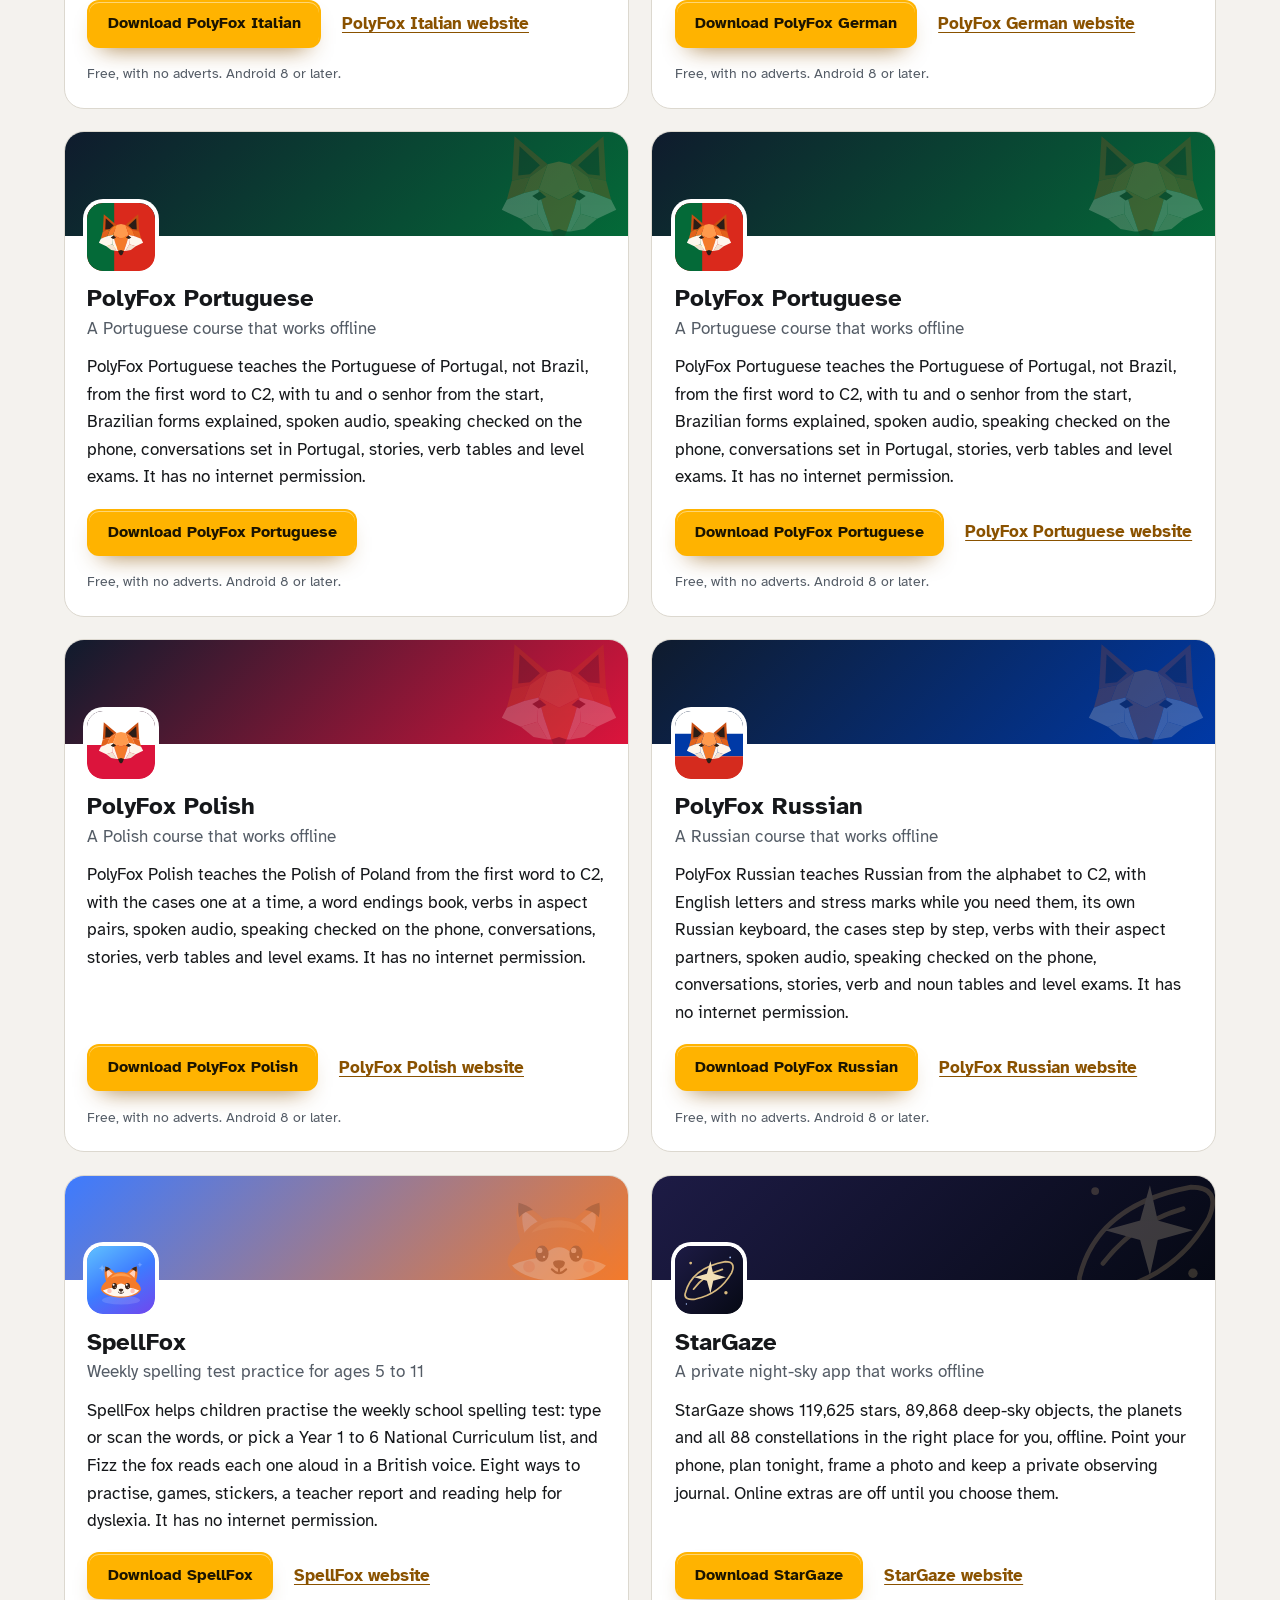
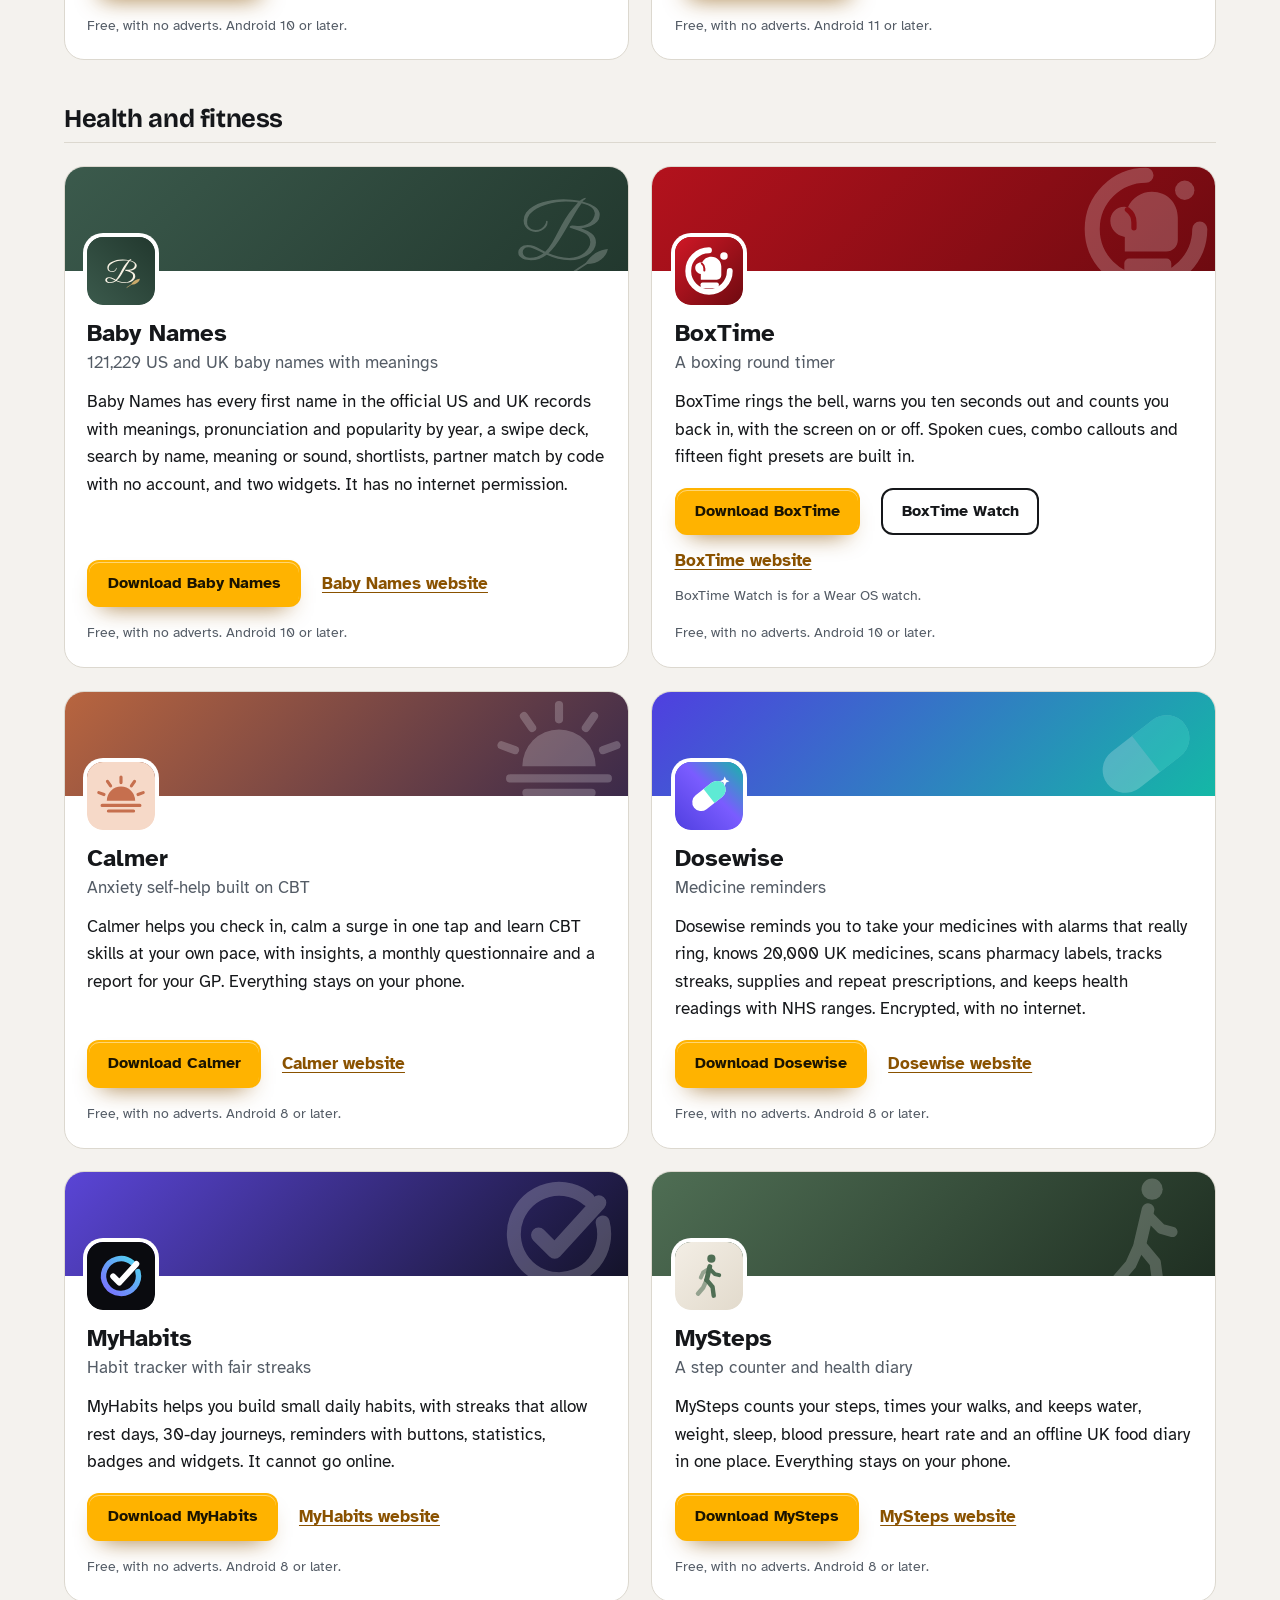
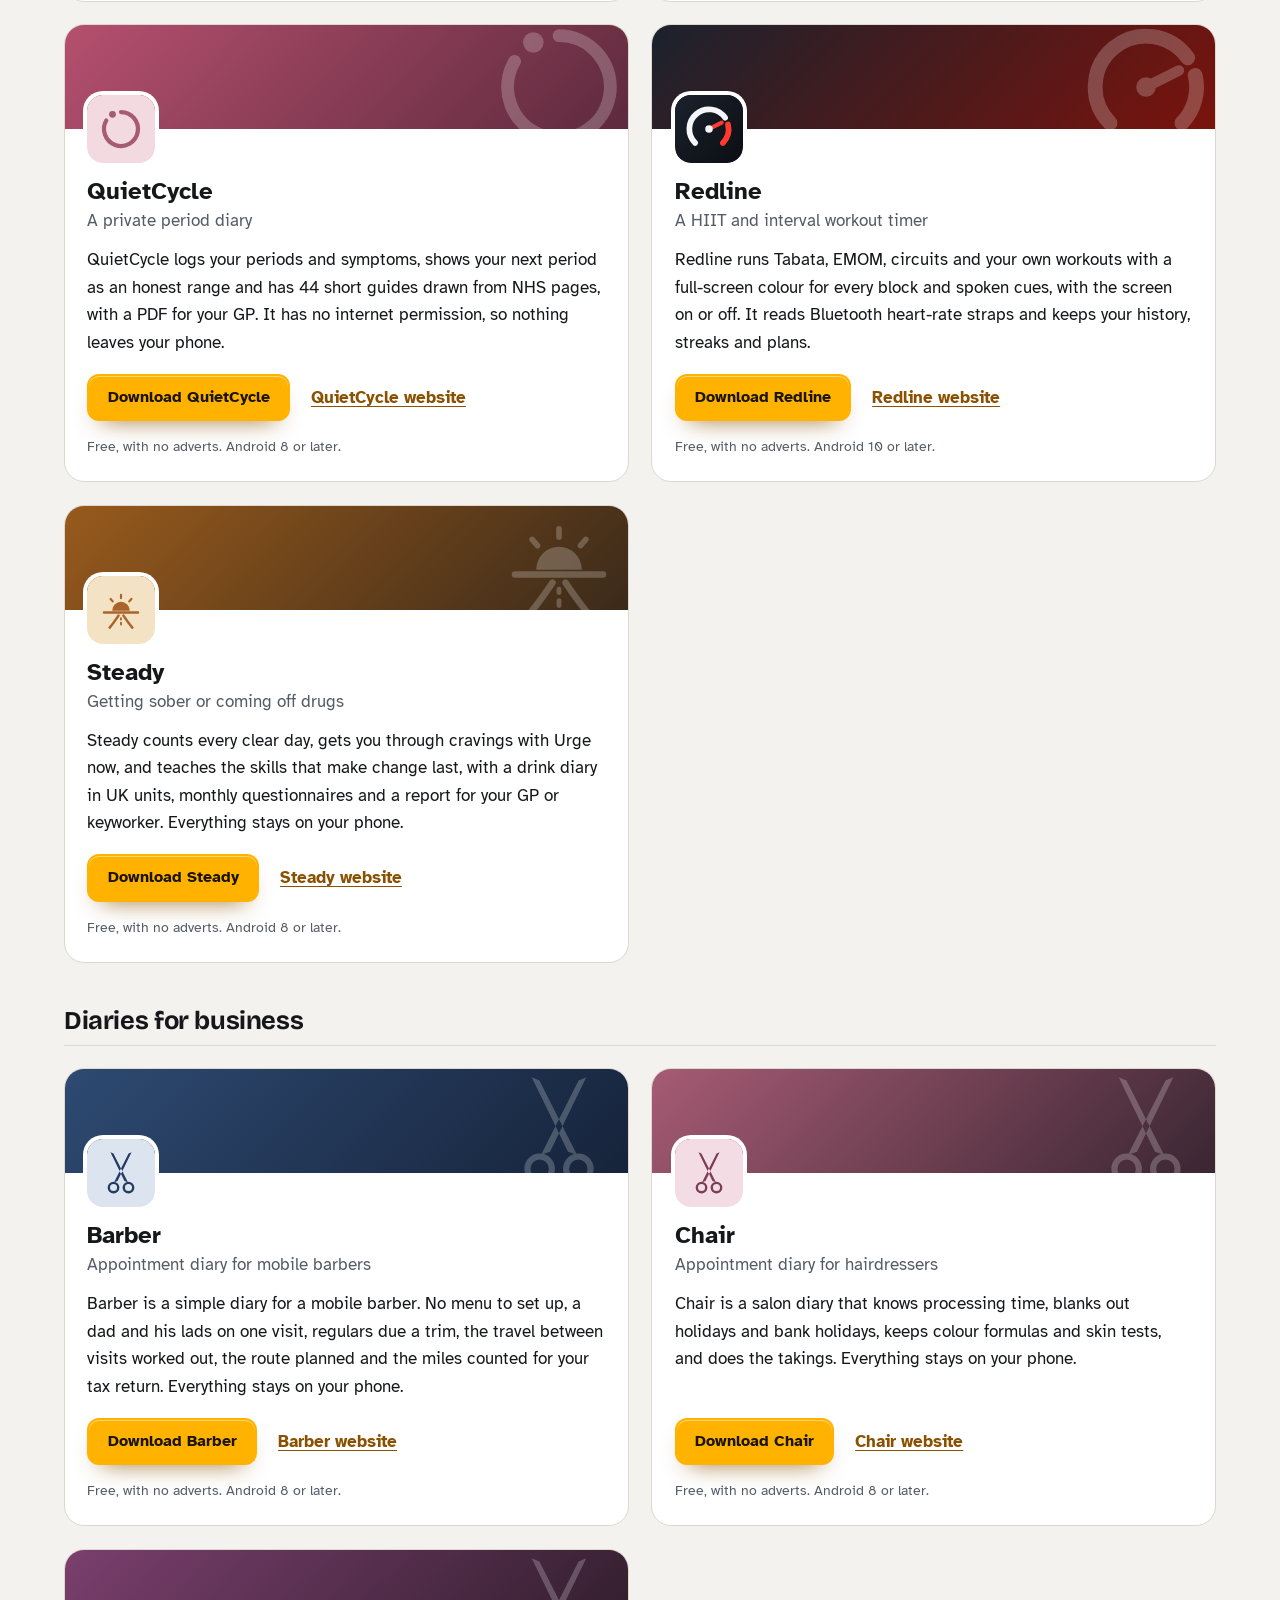
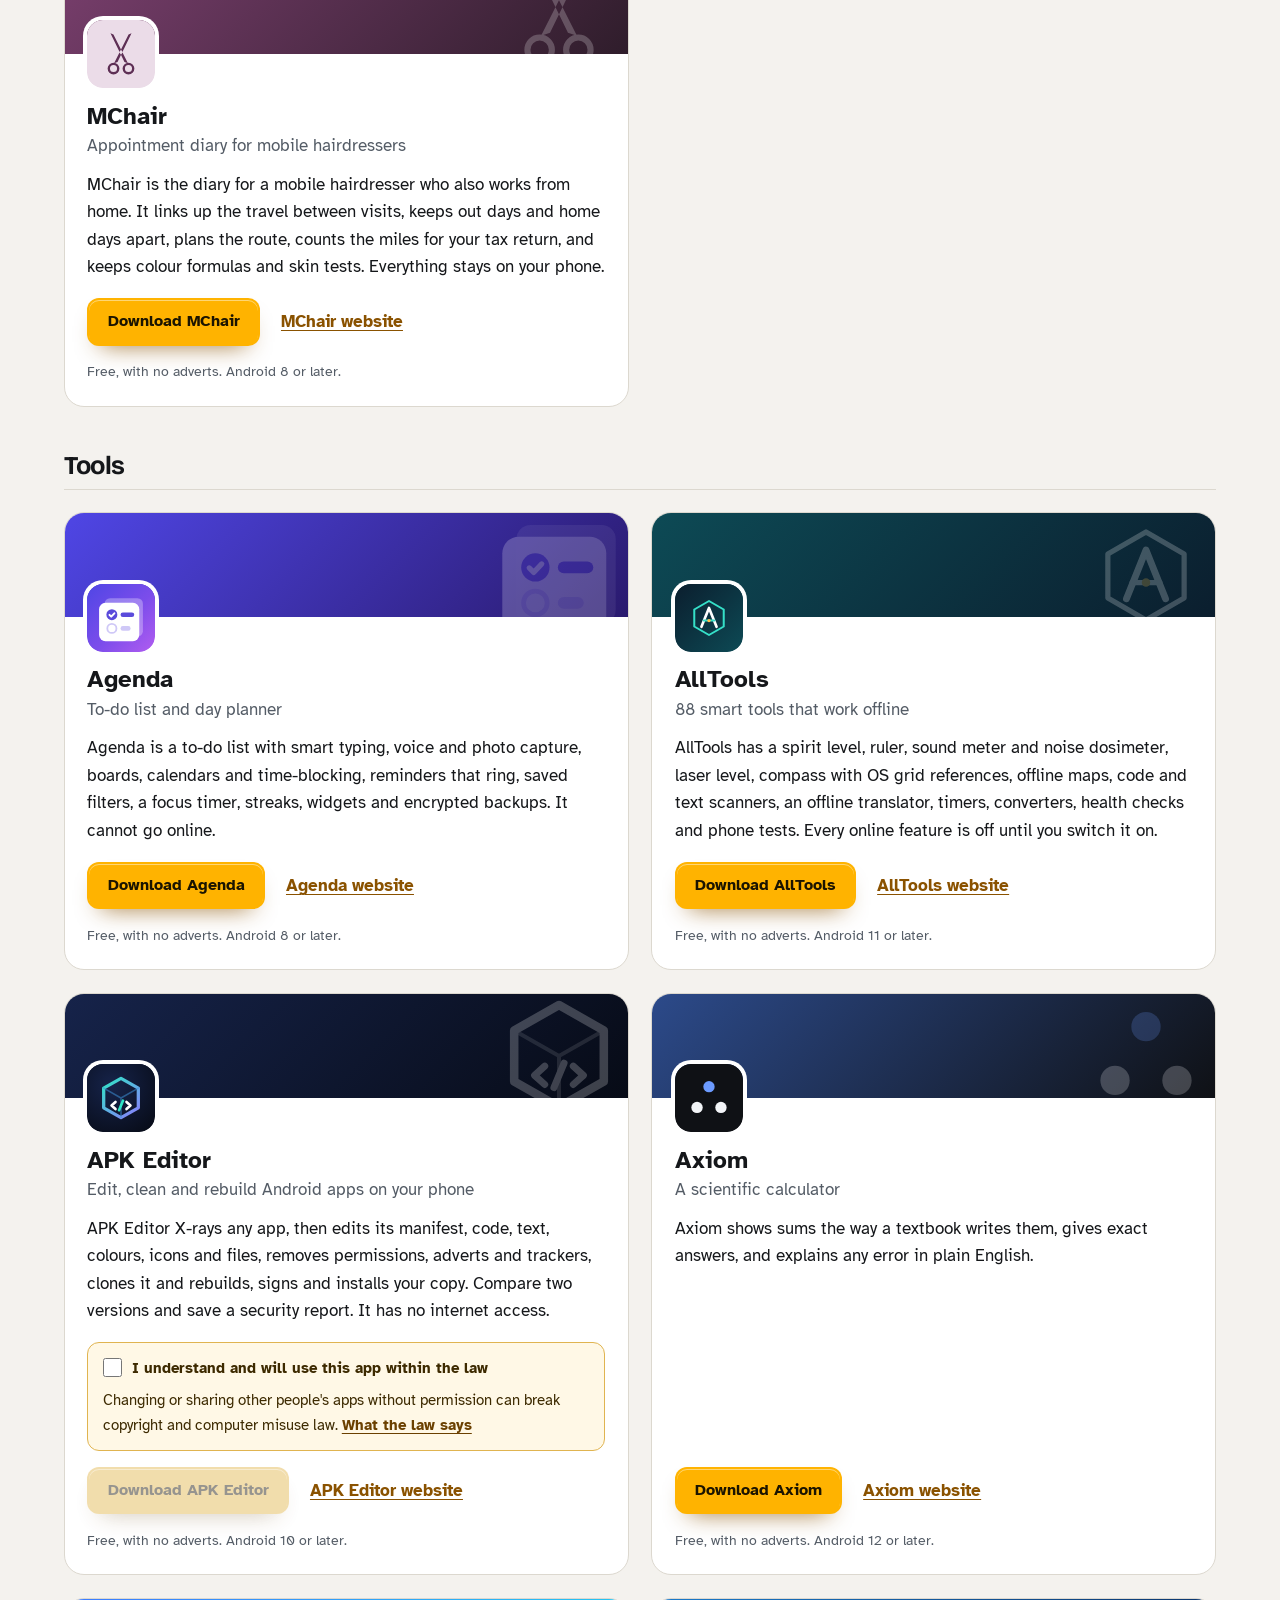
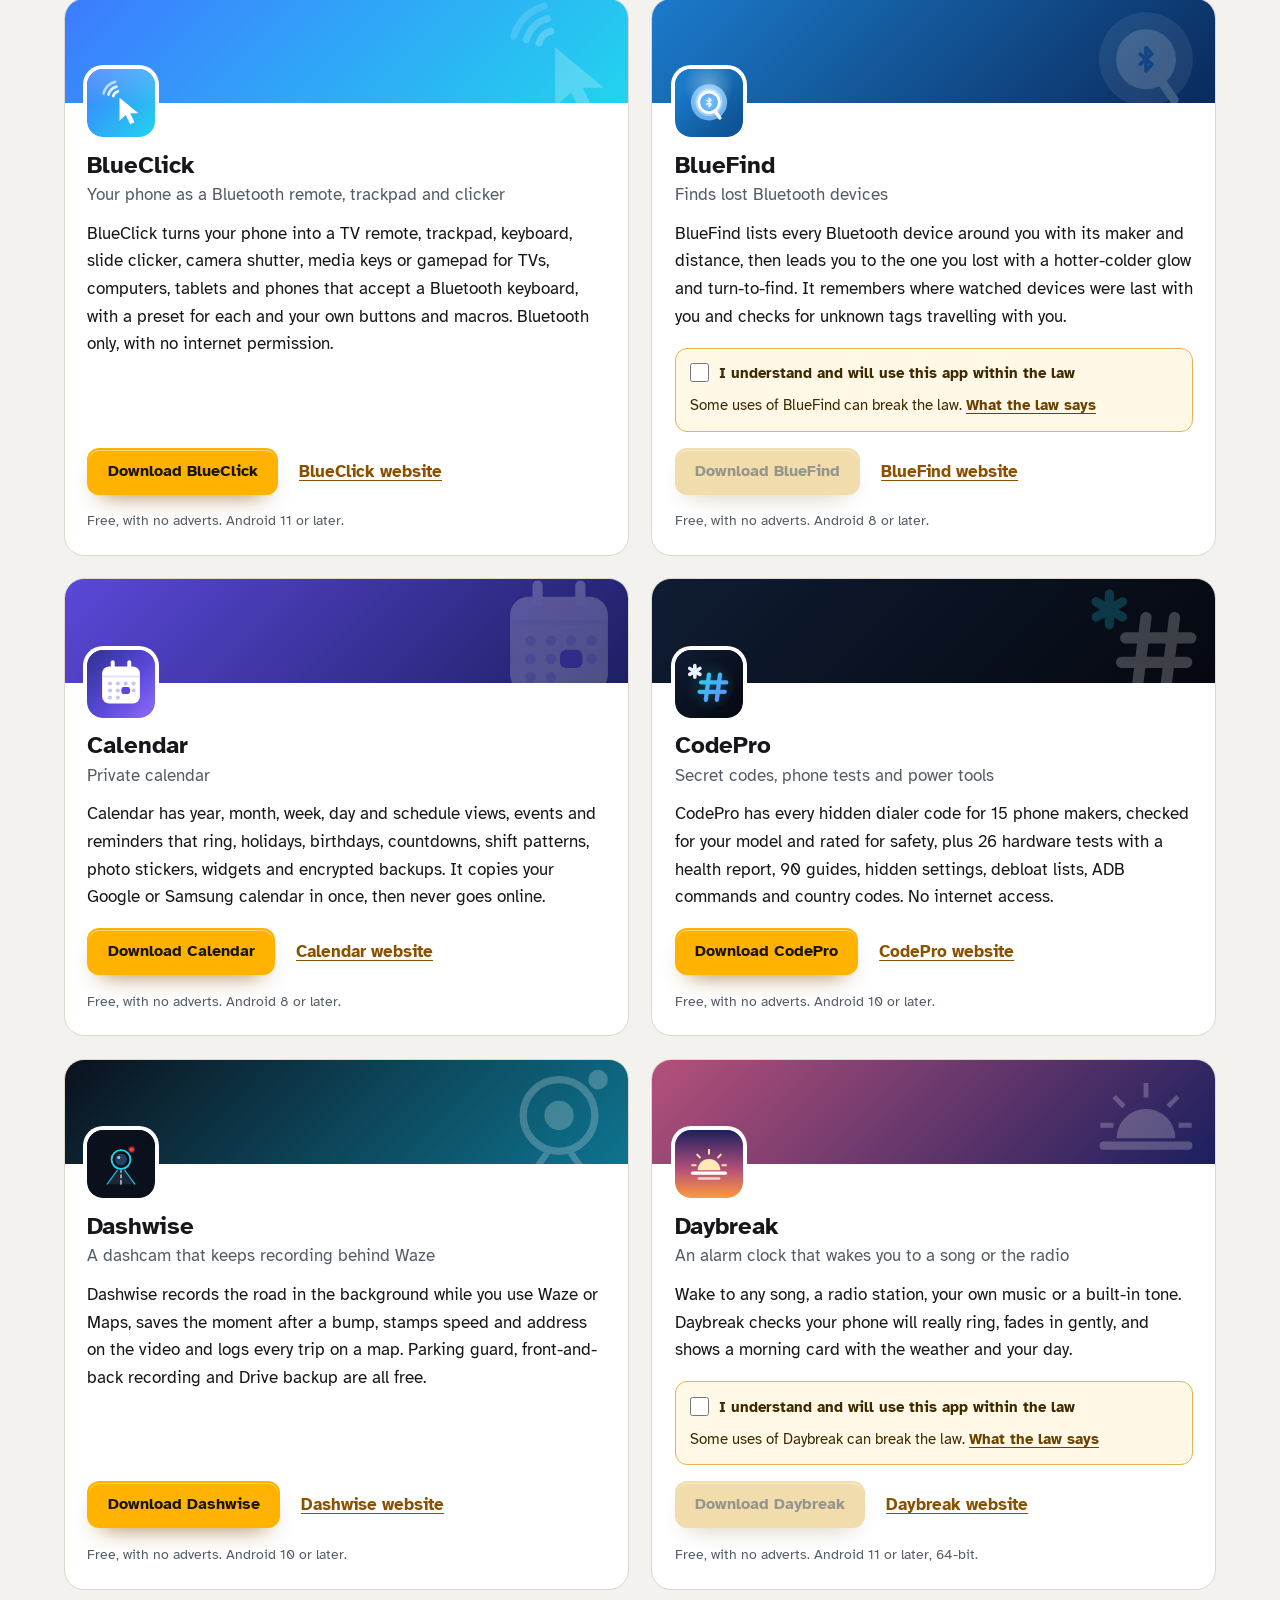
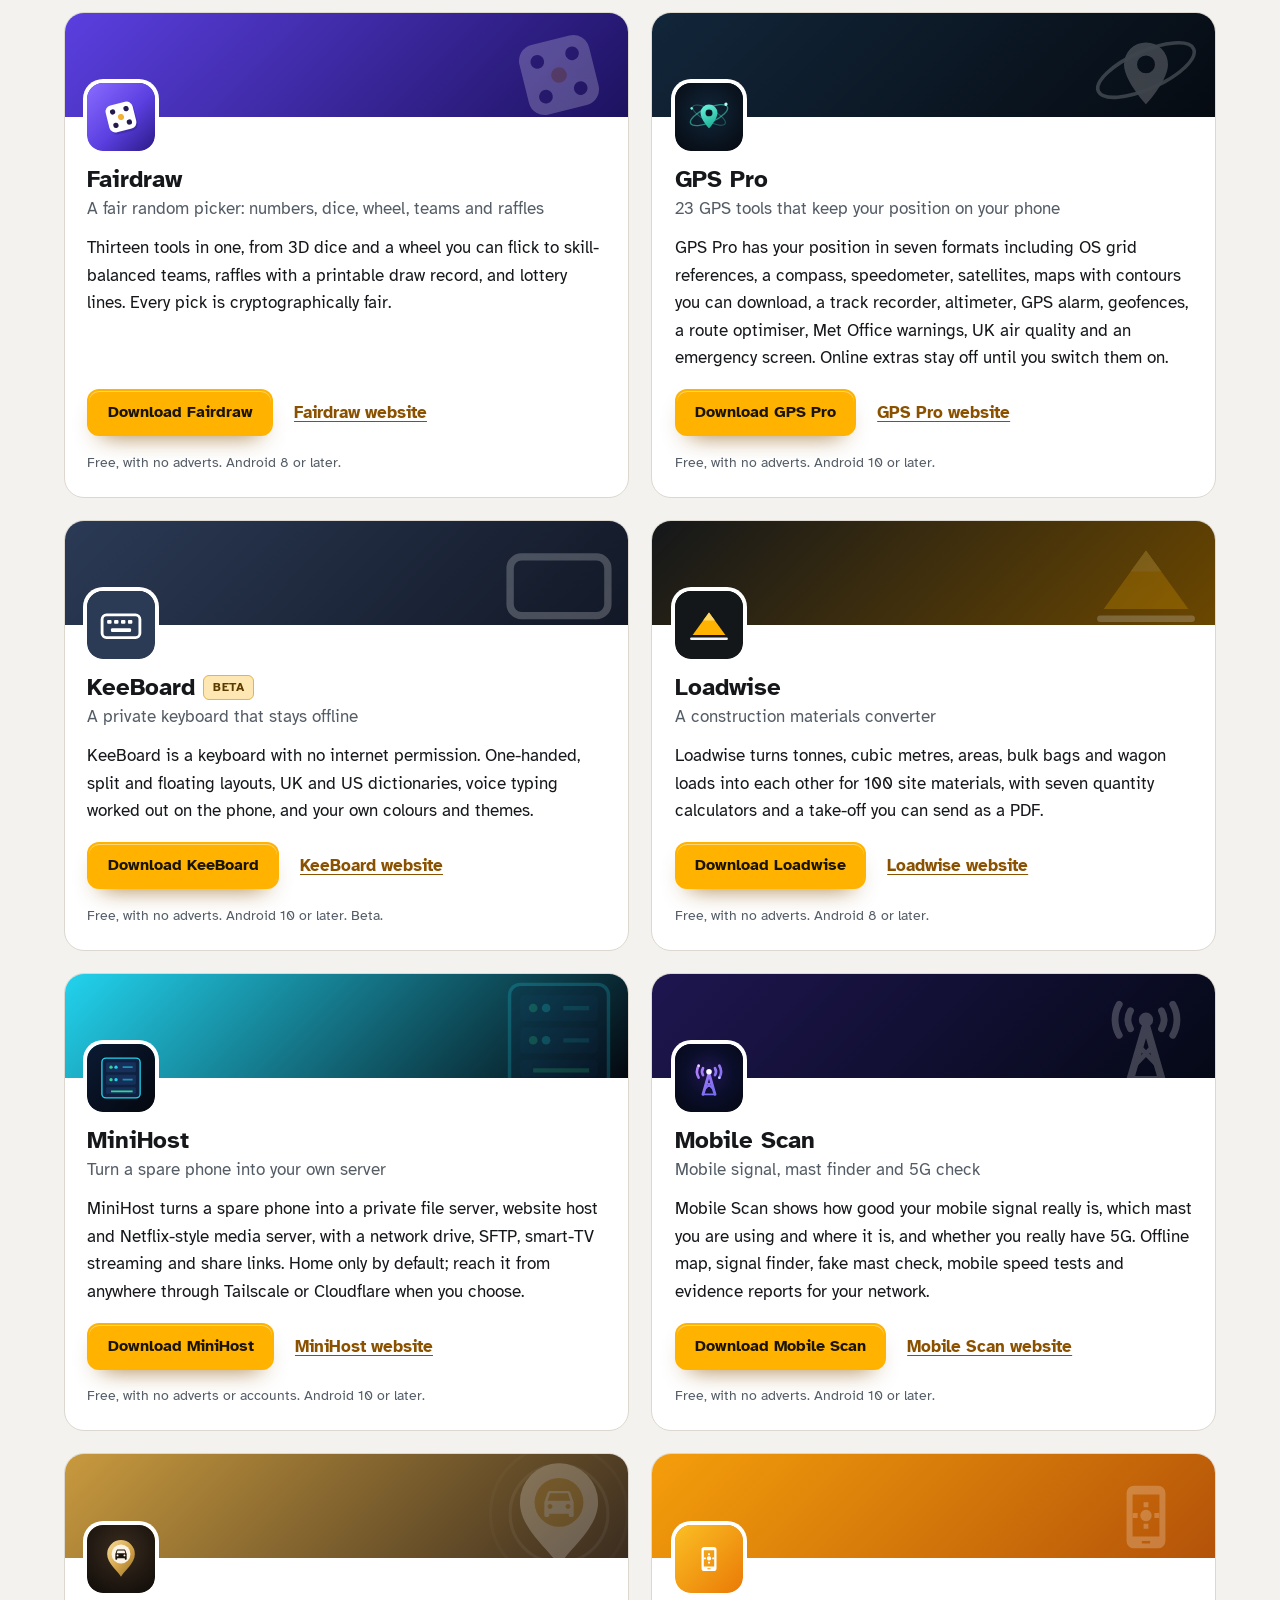
<file: more-apps.html>
<!DOCTYPE html>
<html lang="en-GB">
<head>
<meta charset="utf-8">
<meta name="viewport" content="width=device-width, initial-scale=1">
<title>More apps from the maker of SimpleCalc</title>
<meta name="description" content="All 99 free Android apps from the maker of SimpleCalc, in one list by category, each with its download and a link to its website.">
<meta name="author" content="Jonathan Jackson">
<link rel="canonical" href="https://customgpter.github.io/simplecalc/more-apps.html">
<meta name="theme-color" content="#f3f6f4" media="(prefers-color-scheme: light)">
<meta name="theme-color" content="#0e1311" media="(prefers-color-scheme: dark)">
<meta property="og:type" content="website">
<meta property="og:site_name" content="SimpleCalc">
<meta property="og:title" content="More apps from the maker of SimpleCalc">
<meta property="og:description" content="All 99 free Android apps from the maker of SimpleCalc, in one list by category, each with its download and a link to its website.">
<meta property="og:url" content="https://customgpter.github.io/simplecalc/more-apps.html">
<meta property="og:image" content="https://customgpter.github.io/simplecalc/assets/og.png">
<meta property="og:image:width" content="1200">
<meta property="og:image:height" content="630">
<meta property="og:image:alt" content="SimpleCalc's calculator showing a sum and its answer as it is typed">
<meta property="og:locale" content="en_GB">
<meta name="twitter:card" content="summary_large_image">
<link rel="icon" href="./assets/favicon.svg" type="image/svg+xml">
<link rel="apple-touch-icon" href="./assets/apple-touch-icon.png">
<link rel="preload" href="./assets/fonts/bricolage-grotesque-latin.woff2" as="font" type="font/woff2" crossorigin>
<link rel="preload" href="./assets/fonts/atkinson-hyperlegible-latin-400-normal.woff2" as="font" type="font/woff2" crossorigin>
<link rel="stylesheet" href="./assets/site.css?v=1">
<link rel="stylesheet" href="./assets/house.css?v=1">
<link rel="stylesheet" href="./assets/apps-list.css?v=1">
<script src="./assets/apps-list.js?v=1" defer></script>
</head>
<body>
<a class="skip" href="#main">Skip to content</a>
<header class="masthead">
<div class="wrap">
<a class="brand" href="./" aria-label="SimpleCalc home"><svg viewBox="0 0 108 108" aria-hidden="true"><rect width="108" height="108" rx="30" fill="url(#scg)"/><defs><linearGradient id="scg" x1="0" y1="0" x2="1" y2="1"><stop offset="0" stop-color="#3fd18a"/><stop offset=".5" stop-color="#17a864"/><stop offset="1" stop-color="#0b7f4a"/></linearGradient></defs><g stroke-width="8.1" stroke-linecap="round" fill="none"><path stroke="#fff" d="M23.6 35.6h24M35.6 23.6v24M62.8 26.8l17.8 17.8M62.8 44.6l17.8-17.8M23.6 72.4h24"/><path stroke="#ffb938" d="M60.4 65.9h24M60.4 78.9h24"/></g></svg><span>SimpleCalc</span></a>
<nav aria-label="Main"><ul><li><a href="./#features">Features</a></li><li><a href="./#screens">Screens</a></li><li><a href="./releases.html">Releases</a></li><li><a class="more-apps" href="./more-apps.html"><svg class="ico" viewBox="0 0 24 24" aria-hidden="true"><rect x="4" y="4" width="6.5" height="6.5" rx="1.6"/><rect x="13.5" y="4" width="6.5" height="6.5" rx="1.6"/><rect x="4" y="13.5" width="6.5" height="6.5" rx="1.6"/><rect x="13.5" y="13.5" width="6.5" height="6.5" rx="1.6"/></svg>More apps</a></li></ul></nav>
<a class="button small" href="https://github.com/CustomGPTer/simplecalc/releases/latest/download/SimpleCalc.apk"><svg class="ico" viewBox="0 0 24 24" aria-hidden="true"><path d="M12 4v11"/><path d="M7 10.5l5 5 5-5"/><path d="M5 20h14"/></svg>Download</a>
</div>
</header>
<main id="main" class="doc">
<div class="wrap">
<div class="measure">
<h1>More apps</h1>
<p class="lede">SimpleCalc has siblings. Each is an Android app by the same developer, free, with no adverts and nothing to unlock. Each button downloads the newest app file straight from that app's own page on GitHub.</p>
</div>
<!-- apps:start -->
<nav class="mapps-jump" aria-label="App groups"><ul><li><a href="#apps-photo">Photo and video</a></li><li><a href="#apps-audio">Music and audio</a></li><li><a href="#apps-reading">Reading and documents</a></li><li><a href="#apps-learning">Learning</a></li><li><a href="#apps-health">Health and fitness</a></li><li><a href="#apps-diaries">Diaries for business</a></li><li><a href="#apps-tools">Tools</a></li><li><a href="#apps-security">Security and privacy</a></li><li><a href="#apps-downloads">Downloads</a></li><li><a href="#apps-games">Games</a></li><li><a href="#apps-testing">In beta</a></li></ul></nav>
<div class="mapps-group" role="group" aria-labelledby="apps-photo"><h2 class="mapps-cat" id="apps-photo">Photo and video</h2>
<ul class="mapps"><li class="mapp" style="--b:#0b0c0f;--b2:#3f5208"><div class="mapp-cover" aria-hidden="true"><svg viewBox="0 0 108 108"><path fill="#fff" d="M24 22h60v17H63v49H45V39H24z"/></svg></div><div class="mapp-body"><svg class="mapp-icon" viewBox="0 0 108 108" aria-hidden="true"><rect width="108" height="108" rx="24" fill="#0b0c0f"/><path fill="#d4ff3a" d="M29 58h50a5 5 0 0 1 5 5v8a5 5 0 0 1-5 5H29a5 5 0 0 1-5-5v-8a5 5 0 0 1 5-5z"/><path fill="#fff" d="M33 32h32v9H54v31H44V41H33z"/><path fill="#d4ff3a" d="M72 30h4v28h-4z"/><path fill="#0b0c0f" d="M72 58h4v14h-4z"/></svg><h3>AddTxt</h3><p class="mapp-kind">Puts text on photos</p><p class="mapp-say">AddTxt adds text to photos with 1,939 fonts, ready-made styles, layers, shapes, stickers and a pen. Style single words, run text along any line, and put the same title block on a batch of photos.</p><p class="mapp-go"><a class="button" href="https://github.com/CustomGPTer/addtxt/releases/latest/download/AddTxt.apk">Download AddTxt</a><a class="mapp-site" href="https://customgpter.github.io/addtxt/">AddTxt website</a></p><p class="mapp-needs">Free, with no adverts. Android 11 or later.</p></div></li>
<li class="mapp" style="--b:#5a48d6;--b2:#1a1c55"><div class="mapp-cover" aria-hidden="true"><svg viewBox="0 0 108 108"><g transform="translate(54 58) scale(1.3) translate(-54 -58)"><rect x="38" y="30" width="32" height="52" rx="6" fill="#fff" fill-opacity=".3" transform="rotate(-16 54 58)"/><rect x="38" y="30" width="32" height="52" rx="6" fill="#fff" fill-opacity=".6" transform="rotate(-6 54 58)"/><g transform="rotate(6 54 58)"><rect x="38" y="30" width="32" height="52" rx="6" fill="#fff"/><path d="M41 68l9-11 6 7 4-4 7 8v8a4 4 0 0 1-4 4H45a4 4 0 0 1-4-4z" fill="#4d45c9"/><circle cx="60" cy="44" r="4.5" fill="#FFB86B"/></g></g></svg></div><div class="mapp-body"><svg class="mapp-icon" viewBox="0 0 108 108" aria-hidden="true"><defs><linearGradient id="i-backdrop-mapp-cc" x1="0" y1="0" x2="1" y2="1"><stop offset="0" stop-color="#9c8bff"/><stop offset=".55" stop-color="#4d45c9"/><stop offset="1" stop-color="#1a1c55"/></linearGradient></defs><rect width="108" height="108" rx="24" fill="url(#i-backdrop-mapp-cc)"/><g transform="translate(54 58) scale(1.3) translate(-54 -58)"><rect x="38" y="30" width="32" height="52" rx="6" fill="#fff" fill-opacity=".3" transform="rotate(-16 54 58)"/><rect x="38" y="30" width="32" height="52" rx="6" fill="#fff" fill-opacity=".6" transform="rotate(-6 54 58)"/><g transform="rotate(6 54 58)"><rect x="38" y="30" width="32" height="52" rx="6" fill="#fff"/><path d="M41 68l9-11 6 7 4-4 7 8v8a4 4 0 0 1-4 4H45a4 4 0 0 1-4-4z" fill="#4d45c9"/><circle cx="60" cy="44" r="4.5" fill="#FFB86B"/></g></g></svg><h3>Backdrop</h3><p class="mapp-kind">A private wallpaper changer</p><p class="mapp-say">Choose 1 to 25 of your own photos and a new one fades in every time you unlock. Frame each one as you add it, switch to Safe Mode in one tap, and nothing ever leaves your phone: it has no internet access at all.</p><p class="mapp-go"><a class="button" href="https://github.com/CustomGPTer/backdrop/releases/latest/download/Backdrop.apk">Download Backdrop</a><a class="mapp-site" href="https://customgpter.github.io/backdrop/">Backdrop website</a></p><p class="mapp-needs">Free, with no adverts. Android 8 or later.</p></div></li>
<li class="mapp" style="--b:#ff6a4d;--b2:#1a1020"><div class="mapp-cover" aria-hidden="true"><svg viewBox="0 0 108 108"><g transform="translate(54 54) scale(1.3) translate(-54 -54)"><path d="M38,34 h32 a8,8 0 0 1 8,8 v24 a8,8 0 0 1 -8,8 h-32 a8,8 0 0 1 -8,-8 v-24 a8,8 0 0 1 8,-8 z" fill="none" stroke="#fff" stroke-width="4"/><path d="M49,42 L61,49 L49,56 Z" fill="#fff"/><path d="M39,61 h14 a2.5,2.5 0 0 1 0,5 h-14 a2.5,2.5 0 0 1 0,-5 z" fill="#fff"/><path d="M57,61 h12 a2.5,2.5 0 0 1 0,5 h-12 a2.5,2.5 0 0 1 0,-5 z" fill="#ffffff"/></g></svg></div><div class="mapp-body"><svg class="mapp-icon" viewBox="0 0 108 108" aria-hidden="true"><defs><linearGradient id="i-captionvid-cvbg" x1="0" y1="0" x2="1" y2="1"><stop offset="0" stop-color="#ff4d6d"/><stop offset=".55" stop-color="#ff7a45"/><stop offset="1" stop-color="#ffb547"/></linearGradient></defs><rect width="108" height="108" rx="24" fill="url(#i-captionvid-cvbg)"/><g transform="translate(54 54) scale(1.3) translate(-54 -54)"><path d="M38,34 h32 a8,8 0 0 1 8,8 v24 a8,8 0 0 1 -8,8 h-32 a8,8 0 0 1 -8,-8 v-24 a8,8 0 0 1 8,-8 z" fill="none" stroke="#fff" stroke-width="4"/><path d="M49,42 L61,49 L49,56 Z" fill="#fff"/><path d="M39,61 h14 a2.5,2.5 0 0 1 0,5 h-14 a2.5,2.5 0 0 1 0,-5 z" fill="#fff"/><path d="M57,61 h12 a2.5,2.5 0 0 1 0,5 h-12 a2.5,2.5 0 0 1 0,-5 z" fill="#1a1020"/></g></svg><h3>CaptionVid</h3><p class="mapp-kind">Auto captions for your videos, made on your phone</p><p class="mapp-say">CaptionVid writes word-by-word captions for your videos in the background, with 45 animated looks, 171 fonts, silence cutting, translation and subtitle files. Speech recognition runs on the phone: no upload, no account.</p><p class="mapp-go"><a class="button" href="https://github.com/CustomGPTer/captionvid/releases/latest/download/CaptionVid.apk">Download CaptionVid</a><a class="mapp-site" href="https://customgpter.github.io/captionvid/">CaptionVid website</a></p><p class="mapp-needs">Free, with no adverts or watermark. Android 10 or later.</p></div></li><li class="mapp" style="--b:#5b50f0;--b2:#2a2378"><div class="mapp-cover" aria-hidden="true"><svg viewBox="0 0 108 108"><circle cx="54" cy="41" r="10.5" fill="#fff"/><path d="M34 78c0-14.5 8.5-23 20-23s20 8.5 20 23z" fill="#fff"/><path d="M27 41V27h14M67 27h14v14M27 67v14h14M67 81h14V67" fill="none" stroke="#fff" stroke-width="5" stroke-linecap="round" stroke-linejoin="round"/></svg></div><div class="mapp-body"><svg class="mapp-icon" viewBox="0 0 108 108" aria-hidden="true"><defs><linearGradient id="i-clearcut-mapp-cc" x1="0" y1="0" x2="1" y2="1"><stop offset="0" stop-color="#5b50f0"/><stop offset="1" stop-color="#2a2378"/></linearGradient></defs><rect width="108" height="108" rx="24" fill="url(#i-clearcut-mapp-cc)"/><circle cx="54" cy="41" r="10.5" fill="#fff"/><path d="M34 78c0-14.5 8.5-23 20-23s20 8.5 20 23z" fill="#fff"/><path d="M27 41V27h14M67 27h14v14M27 67v14h14M67 81h14V67" fill="none" stroke="#fff" stroke-width="5" stroke-linecap="round" stroke-linejoin="round"/></svg><h3>Clearcut</h3><p class="mapp-kind">A background remover that works on your phone</p><p class="mapp-say">One tap cuts the subject out of a photo, and hand tools tidy the rest. Save it see-through, put something new behind it, or make it a WhatsApp sticker. Your photos are never uploaded.</p><p class="mapp-go"><a class="button" href="https://github.com/CustomGPTer/clearcut/releases/latest/download/Clearcut.apk">Download Clearcut</a><a class="mapp-site" href="https://customgpter.github.io/clearcut/">Clearcut website</a></p><p class="mapp-needs">Free, with no adverts. Android 10 or later, 64-bit.</p></div></li>
<li class="mapp" style="--b:#12181e;--b2:#0c2a20"><div class="mapp-cover" aria-hidden="true"><svg viewBox="0 0 108 108"><rect width="108" height="108" rx="24" fill="#12181e"/><g transform="translate(54 54) scale(1.3) translate(-54 -54)"><path fill="none" stroke="#e9eef3" stroke-width="4.5" stroke-linejoin="round" d="M41 43h26a5 5 0 0 1 5 5v12a5 5 0 0 1-5 5H41a5 5 0 0 1-5-5V48a5 5 0 0 1 5-5z"/><path fill="#e9eef3" d="M50.5 48.2l9.2 5.3a.6.6 0 0 1 0 1l-9.2 5.3a.6.6 0 0 1-.9-.5V48.7a.6.6 0 0 1 .9-.5z"/><path fill="none" stroke="#3ddc97" stroke-width="5" stroke-linecap="round" stroke-linejoin="round" d="M54 24v12M47.5 30.5 54 37l6.5-6.5M54 84V72M47.5 77.5 54 71l6.5 6.5"/></g></svg></div><div class="mapp-body"><svg class="mapp-icon" viewBox="0 0 108 108" aria-hidden="true"><rect width="108" height="108" rx="24" fill="#12181e"/><g transform="translate(54 54) scale(1.3) translate(-54 -54)"><path fill="none" stroke="#e9eef3" stroke-width="4.5" stroke-linejoin="round" d="M41 43h26a5 5 0 0 1 5 5v12a5 5 0 0 1-5 5H41a5 5 0 0 1-5-5V48a5 5 0 0 1 5-5z"/><path fill="#e9eef3" d="M50.5 48.2l9.2 5.3a.6.6 0 0 1 0 1l-9.2 5.3a.6.6 0 0 1-.9-.5V48.7a.6.6 0 0 1 .9-.5z"/><path fill="none" stroke="#3ddc97" stroke-width="5" stroke-linecap="round" stroke-linejoin="round" d="M54 24v12M47.5 30.5 54 37l6.5-6.5M54 84V72M47.5 77.5 54 71l6.5 6.5"/></g></svg><h3>Compress</h3><p class="mapp-kind">A video compressor</p><p class="mapp-say">Compress makes the videos on your phone smaller without a difference you can see, at the full picture size, and carries on with the screen off.</p><p class="mapp-go"><a class="button" href="https://github.com/CustomGPTer/compress/releases/latest/download/Compress.apk">Download Compress</a><a class="mapp-site" href="https://customgpter.github.io/compress/">Compress website</a></p><p class="mapp-needs">Free, with no adverts. Android 10 or later, 64-bit.</p></div></li>
<li class="mapp" style="--b:#2a3050;--b2:#0e1220"><div class="mapp-cover" aria-hidden="true"><svg viewBox="0 0 108 108"><g transform="translate(54 54) scale(1.32) translate(-54 -54)"><path d="M31.5 41.500A25 25 0 0 1 76.500 41.500" fill="none" stroke="#fff" stroke-width="4.5" stroke-linecap="round"/><path d="M76.500 66.500A25 25 0 0 1 31.500 66.500" fill="none" stroke="#fff" stroke-width="4.5" stroke-linecap="round"/><path fill="#fff" d="M24 47h60a3 3 0 0 1 3 3v8a3 3 0 0 1-3 3H24a3 3 0 0 1-3-3v-8a3 3 0 0 1 3-3z"/></g></svg></div><div class="mapp-body"><svg class="mapp-icon" viewBox="0 0 108 108" aria-hidden="true"><rect width="108" height="108" rx="24" fill="#0e1220"/><g transform="translate(54 54) scale(1.32) translate(-54 -54)"><path d="M31.5 41.500A25 25 0 0 1 76.500 41.500" fill="none" stroke="#f2553d" stroke-width="4.5" stroke-linecap="round"/><path d="M76.500 66.500A25 25 0 0 1 31.500 66.500" fill="none" stroke="#f2553d" stroke-width="4.5" stroke-linecap="round"/><path fill="#f6f2ea" d="M24 47h60a3 3 0 0 1 3 3v8a3 3 0 0 1-3 3H24a3 3 0 0 1-3-3v-8a3 3 0 0 1 3-3z"/><path fill="#0e1220" d="M30 51.500h4v5h-4zM38 51.500h14v5H38zM56 51.500h8v5h-8zM68 51.500h10v5H68z"/></g></svg><h3>Imprint</h3><p class="mapp-kind">A watermark app for photos, PDFs and videos</p><p class="mapp-say">Imprint puts your watermark on photos, PDFs and videos. 120 designs to start from, 1,824 typefaces, batches, presets and a backup file.</p><p class="mapp-go"><a class="button" href="https://github.com/CustomGPTer/imprint/releases/latest/download/Imprint.apk">Download Imprint</a><a class="mapp-site" href="https://customgpter.github.io/imprint/">Imprint website</a></p><p class="mapp-needs">Free, with no adverts. Android 11 or later.</p></div></li>
<li class="mapp" style="--b:#5a4520;--b2:#15171c"><div class="mapp-cover" aria-hidden="true"><svg viewBox="0 0 108 108"><path fill="#ffc45c" fill-opacity=".2" d="M32 25h14a7 7 0 0 1 7 7v44a7 7 0 0 1-7 7H32a7 7 0 0 1-7-7V32a7 7 0 0 1 7-7z"/><path fill="#ffc45c" d="M34 29h12a5 5 0 0 1 5 5v40a5 5 0 0 1-5 5H34a5 5 0 0 1-5-5V34a5 5 0 0 1 5-5z"/><path fill="#b8893a" d="M62 29h12a5 5 0 0 1 5 5v12a5 5 0 0 1-5 5H62a5 5 0 0 1-5-5V34a5 5 0 0 1 5-5z"/><path fill="#6e5425" d="M62 57h12a5 5 0 0 1 5 5v12a5 5 0 0 1-5 5H62a5 5 0 0 1-5-5V62a5 5 0 0 1 5-5z"/></svg></div><div class="mapp-body"><svg class="mapp-icon" viewBox="0 0 108 108" aria-hidden="true"><rect width="108" height="108" rx="24" fill="#15171c"/><path fill="#ffc45c" fill-opacity=".2" d="M32 25h14a7 7 0 0 1 7 7v44a7 7 0 0 1-7 7H32a7 7 0 0 1-7-7V32a7 7 0 0 1 7-7z"/><path fill="#ffc45c" d="M34 29h12a5 5 0 0 1 5 5v40a5 5 0 0 1-5 5H34a5 5 0 0 1-5-5V34a5 5 0 0 1 5-5z"/><path fill="#b8893a" d="M62 29h12a5 5 0 0 1 5 5v12a5 5 0 0 1-5 5H62a5 5 0 0 1-5-5V34a5 5 0 0 1 5-5z"/><path fill="#6e5425" d="M62 57h12a5 5 0 0 1 5 5v12a5 5 0 0 1-5 5H62a5 5 0 0 1-5-5V62a5 5 0 0 1 5-5z"/></svg><h3>Lightbox</h3><p class="mapp-kind">A private gallery for photos and videos</p><p class="mapp-say">Lightbox shows every photo and video on the phone, finds them by what is in them and where they were taken, edits and tidies them, and takes the hidden information out before you share.</p><p class="mapp-go"><a class="button" href="https://github.com/CustomGPTer/lightbox/releases/latest/download/Lightbox.apk">Download Lightbox</a><a class="mapp-site" href="https://customgpter.github.io/lightbox/">Lightbox website</a></p><p class="mapp-needs">Free, with no adverts. Android 13 or later.</p></div></li>
<li class="mapp" style="--b:#15171c;--b2:#0e3b2b"><div class="mapp-cover" aria-hidden="true"><svg viewBox="0 0 64 64"><rect width="64" height="64" rx="14" fill="#15171c"/><path d="M32 9l19 7v15c0 12-8 20.5-19 24-11-3.5-19-12-19-24V16z" fill="#5edfb0"/><circle cx="32" cy="31" r="9.5" fill="#15171c"/><circle cx="32" cy="31" r="5.5" fill="#5edfb0"/><circle cx="34.2" cy="28.8" r="1.6" fill="#15171c"/></svg></div><div class="mapp-body"><svg class="mapp-icon" viewBox="0 0 64 64" aria-hidden="true"><rect width="64" height="64" rx="14" fill="#15171c"/><path d="M32 9l19 7v15c0 12-8 20.5-19 24-11-3.5-19-12-19-24V16z" fill="#5edfb0"/><circle cx="32" cy="31" r="9.5" fill="#15171c"/><circle cx="32" cy="31" r="5.5" fill="#5edfb0"/><circle cx="34.2" cy="28.8" r="1.6" fill="#15171c"/></svg><h3>Plainshot</h3><p class="mapp-kind">Takes hidden information out of photos</p><p class="mapp-say">Plainshot removes where you were, the date and time and which phone you have from each photo as you take it. Tap Shoot, use the phone&#x27;s own camera, and each shot is cleaned a few seconds later.</p><p class="mapp-go"><a class="button" href="https://github.com/CustomGPTer/plainshot/releases/latest/download/Plainshot.apk">Download Plainshot</a><a class="mapp-site" href="https://customgpter.github.io/plainshot/">Plainshot website</a></p><p class="mapp-needs">Free, with no adverts. Android 13 or later.</p></div></li>
<li class="mapp" style="--b:#1565c0;--b2:#0d3f7a"><div class="mapp-cover" aria-hidden="true"><svg viewBox="0 0 108 108"><g transform="translate(54 54) scale(1.22) rotate(-32) translate(-54 -54)"><path fill="#fff" d="M36 38h30a6 6 0 0 1 4.2 1.8l11 11a4.5 4.5 0 0 1 0 6.4l-11 11a6 6 0 0 1-4.2 1.8H36a6 6 0 0 1-6-6V44a6 6 0 0 1 6-6z"/></g></svg></div><div class="mapp-body"><svg class="mapp-icon" viewBox="0 0 108 108" aria-hidden="true"><rect width="108" height="108" rx="24" fill="#1565c0"/><g transform="translate(54 54) scale(1.22) rotate(-32) translate(-54 -54)"><path fill="#fff" d="M36 38h30a6 6 0 0 1 4.2 1.8l11 11a4.5 4.5 0 0 1 0 6.4l-11 11a6 6 0 0 1-4.2 1.8H36a6 6 0 0 1-6-6V44a6 6 0 0 1 6-6z"/><circle cx="70" cy="54" r="3.6" fill="#1565c0"/><path fill="#1565c0" d="M37 47.5h22a1.75 1.75 0 0 1 0 3.5H37a1.75 1.75 0 0 1 0-3.5zM37 57h15a1.75 1.75 0 0 1 0 3.5H37a1.75 1.75 0 0 1 0-3.5z"/></g></svg><h3>Retag</h3><p class="mapp-kind">A photo metadata editor and remover</p><p class="mapp-say">Retag shows the details hidden inside a photo, such as where and when it was taken and on which phone, and lets you change them or take them out before you share.</p><p class="mapp-go"><a class="button" href="https://github.com/CustomGPTer/retag/releases/latest/download/Retag.apk">Download Retag</a><a class="mapp-site" href="https://customgpter.github.io/retag/">Retag website</a></p><p class="mapp-needs">Free, with no adverts. Android 11 or later.</p></div></li>
<li class="mapp" style="--b:#c9961c;--b2:#15171c"><div class="mapp-cover" aria-hidden="true"><svg viewBox="0 0 108 108"><path d="M33,45V38a5,5 0,0 1,5 -5H45 M63,33H70a5,5 0,0 1,5 5V45 M75,63V70a5,5 0,0 1,-5 5H63 M45,75H38a5,5 0,0 1,-5 -5V63" fill="none" stroke="#fff" stroke-width="6" stroke-linecap="round" stroke-linejoin="round"/><circle cx="54" cy="54" r="11" fill="#fff"/></svg></div><div class="mapp-body"><svg class="mapp-icon" viewBox="0 0 108 108" aria-hidden="true"><rect width="108" height="108" rx="24" fill="#15171c"/><path d="M33,45V38a5,5 0,0 1,5 -5H45 M63,33H70a5,5 0,0 1,5 5V45 M75,63V70a5,5 0,0 1,-5 5H63 M45,75H38a5,5 0,0 1,-5 -5V63" fill="none" stroke="#FFC233" stroke-width="6" stroke-linecap="round" stroke-linejoin="round"/><circle cx="54" cy="54" r="11" fill="#FFC233"/><circle cx="54" cy="54" r="5.5" fill="#15171c"/></svg><h3>ScrnSht</h3><p class="mapp-kind">A floating screenshot button</p><p class="mapp-say">Tap the see-through bubble over any app for a clean screenshot, with the status and navigation bars cropped off and saved straight to your gallery. Saved crops, a quick editor with blur, a timer, widgets and a quick-settings tile.</p><p class="mapp-go"><a class="button" href="https://github.com/CustomGPTer/scrnsht/releases/latest/download/ScrnSht.apk">Download ScrnSht</a><a class="mapp-site" href="https://customgpter.github.io/scrnsht/">ScrnSht website</a></p><p class="mapp-needs">Free, with no adverts. Android 13 or later.</p></div></li>
<li class="mapp" style="--b:#15171c;--b2:#4a3708"><div class="mapp-cover" aria-hidden="true"><svg viewBox="0 0 64 64"><rect width="64" height="64" rx="14" fill="#15171c"/><path d="M14 18h13c1.3 0 2.5.6 3.3 1.6L33.2 23H50c2.8 0 5 2.2 5 5v20c0 2.8-2.2 5-5 5H14c-2.8 0-5-2.2-5-5V23c0-2.8 2.2-5 5-5z" fill="#ffc233"/><circle cx="32" cy="38" r="10.5" fill="#15171c"/><circle cx="32" cy="38" r="6.2" fill="#ffc233"/><circle cx="34.4" cy="35.6" r="1.7" fill="#15171c"/></svg></div><div class="mapp-body"><svg class="mapp-icon" viewBox="0 0 64 64" aria-hidden="true"><rect width="64" height="64" rx="14" fill="#15171c"/><path d="M14 18h13c1.3 0 2.5.6 3.3 1.6L33.2 23H50c2.8 0 5 2.2 5 5v20c0 2.8-2.2 5-5 5H14c-2.8 0-5-2.2-5-5V23c0-2.8 2.2-5 5-5z" fill="#ffc233"/><circle cx="32" cy="38" r="10.5" fill="#15171c"/><circle cx="32" cy="38" r="6.2" fill="#ffc233"/><circle cx="34.4" cy="35.6" r="1.7" fill="#15171c"/></svg><h3>Sortshot</h3><p class="mapp-kind">Files camera photos into folders</p><p class="mapp-say">Pick a folder, tap Shoot, and the phone&#x27;s own camera opens. When you close it, what you took is in that folder, not in one long camera roll.</p><p class="mapp-go"><a class="button" href="https://github.com/CustomGPTer/sortshot/releases/latest/download/Sortshot.apk">Download Sortshot</a><a class="mapp-site" href="https://customgpter.github.io/sortshot/">Sortshot website</a></p><p class="mapp-needs">Free, with no adverts. Android 13 or later.</p></div></li></ul></div>
<div class="mapps-group" role="group" aria-labelledby="apps-audio"><h2 class="mapps-cat" id="apps-audio">Music and audio</h2>
<ul class="mapps"><li class="mapp" style="--b:#1a4a80;--b2:#10243f"><div class="mapp-cover" aria-hidden="true"><svg viewBox="0 0 108 108"><g transform="translate(54 54) scale(1.32) translate(-56 -55)"><rect x="29" y="50" width="10" height="18" rx="2.5" fill="#fff"/><rect x="40" y="42" width="10" height="26" rx="2.5" fill="#fff"/><rect x="51" y="34" width="10" height="34" rx="2.5" fill="#fff"/><rect x="62" y="44" width="10" height="24" rx="2.5" fill="#fff"/><rect x="73" y="52" width="10" height="16" rx="2.5" fill="#fff"/><circle cx="56" cy="76" r="4" fill="#fff"/></g></svg></div><div class="mapp-body"><svg class="mapp-icon" viewBox="0 0 108 108" aria-hidden="true"><rect width="108" height="108" rx="24" fill="#10243f"/><g transform="translate(54 54) scale(1.32) translate(-56 -55)"><rect x="29" y="50" width="10" height="18" rx="2.5" fill="#4fc3f7"/><rect x="40" y="42" width="10" height="26" rx="2.5" fill="#81d4fa"/><rect x="51" y="34" width="10" height="34" rx="2.5" fill="#fff"/><rect x="62" y="44" width="10" height="24" rx="2.5" fill="#81d4fa"/><rect x="73" y="52" width="10" height="16" rx="2.5" fill="#4fc3f7"/><circle cx="56" cy="76" r="4" fill="#ff7043"/></g></svg><h3>Airwave</h3><p class="mapp-kind">Live radio and podcasts in one app</p><p class="mapp-say">Airwave plays about 1,900 UK stations, sorted by region and town, and around 50,000 more worldwide. It can pause and rewind live radio, wake you with a station, and plays podcasts too.</p><p class="mapp-go"><a class="button" href="https://github.com/CustomGPTer/airwave/releases/latest/download/Airwave.apk">Download Airwave</a><a class="mapp-site" href="https://customgpter.github.io/airwave/">Airwave website</a></p><p class="mapp-needs">Free, with no adverts. Android 8 or later.</p></div></li>
<li class="mapp" style="--b:#3b2a6e;--b2:#231742"><div class="mapp-cover" aria-hidden="true"><svg viewBox="0 0 108 108"><path fill="#fff" d="M54 30a9 9 0 0 1 9 9v14a9 9 0 0 1-18 0V39a9 9 0 0 1 9-9z"/><path fill="#fff" d="M39 52h4a11 11 0 0 0 22 0h4a15 15 0 0 1-13 14.9V74h7v4H47v-4h7v-7.1A15 15 0 0 1 39 52z"/></svg></div><div class="mapp-body"><svg class="mapp-icon" viewBox="0 0 108 108" aria-hidden="true"><rect width="108" height="108" rx="24" fill="#231742"/><g transform="translate(54 54) scale(1.32) translate(-54 -54)"><path fill="#fff" d="M54 30a9 9 0 0 1 9 9v14a9 9 0 0 1-18 0V39a9 9 0 0 1 9-9z"/><path fill="#d1c4e9" d="M39 52h4a11 11 0 0 0 22 0h4a15 15 0 0 1-13 14.9V74h7v4H47v-4h7v-7.1A15 15 0 0 1 39 52z"/><circle cx="54" cy="39.2" r="3.2" fill="#ffb300"/><path fill="#b39ddb" d="M33.5 37.5l2.9 2.7a11 11 0 0 0 0 11.6l-2.9 2.7a15 15 0 0 1 0-17zM74.5 37.5a15 15 0 0 1 0 17l-2.9-2.7a11 11 0 0 0 0-11.6z"/></g></svg><h3>Earshot</h3><p class="mapp-kind">A podcast app with thousands built in</p><p class="mapp-say">Earshot comes with over 19,000 podcasts sorted into lists by category, and can add any other. A speed for each show, chapters, bookmarks, and downloads that tidy themselves.</p><p class="mapp-go"><a class="button" href="https://github.com/CustomGPTer/earshot/releases/latest/download/Earshot.apk">Download Earshot</a><a class="mapp-site" href="https://customgpter.github.io/earshot/">Earshot website</a></p><p class="mapp-needs">Free, with no adverts. Android 8 or later.</p></div></li>
<li class="mapp" style="--b:#8a5a1c;--b2:#14161b"><div class="mapp-cover" aria-hidden="true"><svg viewBox="0 0 108 108"><path d="M39,27h30a6,6 0 0 1 6,6v42a6,6 0 0 1 -6,6h-30a6,6 0 0 1 -6,-6v-42a6,6 0 0 1 6,-6z" fill="none" stroke="#fff" stroke-width="4.5" stroke-linejoin="round"/><path d="M46,48v12M53,41v26M60,45v18M67,50v8" fill="none" stroke="#fff" stroke-width="4" stroke-linecap="round"/></svg></div><div class="mapp-body"><svg class="mapp-icon" viewBox="0 0 108 108" aria-hidden="true"><rect width="108" height="108" rx="24" fill="#14161B"/><path fill="#F2B45A" d="M39,27h30a6,6 0 0 1 6,6v42a6,6 0 0 1 -6,6h-30a6,6 0 0 1 -6,-6v-42a6,6 0 0 1 6,-6z"/><path fill="#D2923A" d="M39,27a6,6 0 0 0 -6,6v42a6,6 0 0 0 6,6z"/><path d="M46,48v12M53,41v26M60,45v18M67,50v8" fill="none" stroke="#14161B" stroke-width="4" stroke-linecap="round"/></svg><h3>Spoken</h3><p class="mapp-kind">An audiobook player with 19,000 free books built in</p><p class="mapp-say">Spoken plays the audiobooks on your phone with chapters, bookmarks, a sleep timer, widgets and Android Auto, and lists 19,630 free LibriVox recordings to browse with no internet. No account and no tracking.</p><p class="mapp-go"><a class="button" href="https://github.com/CustomGPTer/spoken/releases/latest/download/Spoken.apk">Download Spoken</a><a class="mapp-site" href="https://customgpter.github.io/spoken/">Spoken website</a></p><p class="mapp-needs">Free, with no adverts. Android 8 or later.</p></div></li>
<li class="mapp is-gated" style="--b:#3a2c18;--b2:#0b0c0f"><div class="mapp-cover" aria-hidden="true"><svg viewBox="0 0 108 108"><path d="M34 48v12M44 41v26M54 32v44M64 41v26M74 48v12" fill="none" stroke="#fff" stroke-width="5.5" stroke-linecap="round"/></svg></div><div class="mapp-body"><svg class="mapp-icon" viewBox="0 0 108 108" aria-hidden="true"><defs><linearGradient id="i-undertone-G" x1="1" y1="0" x2="0" y2="1"><stop offset="0" stop-color="#1D2027"/><stop offset="1" stop-color="#0B0C0F"/></linearGradient></defs><rect width="108" height="108" rx="24" fill="url(#i-undertone-G)"/><path d="M34 48v12M44 41v26M54 32v44M64 41v26M74 48v12" fill="none" stroke="#F0B46A" stroke-width="5.5" stroke-linecap="round"/><path d="M36 80h36" fill="none" stroke="#F0B46A" stroke-opacity=".4" stroke-width="3" stroke-linecap="round"/></svg><h3>Undertone</h3><p class="mapp-kind">A music player that streams audio only</p><p class="mapp-say">Search for a song and Undertone plays just the sound, with the screen off. Build a library and playlists, use the home-screen widgets, cast to a speaker, and back everything up to your own Google Drive.</p><div class="mapp-law" data-gate><label><input type="checkbox"> I understand and will use this app within the law</label><p>Some uses of Undertone can break the law. <a href="https://customgpter.github.io/undertone/terms.html#law">What the law says</a></p><noscript><p>Turn on JavaScript to download, or use the <a href="https://customgpter.github.io/undertone/">Undertone website</a>.</p></noscript></div><p class="mapp-go"><a class="button" data-href="https://github.com/CustomGPTer/undertone/releases/latest/download/Undertone.apk" aria-disabled="true" role="link" tabindex="-1">Download Undertone</a><a class="mapp-site" href="https://customgpter.github.io/undertone/">Undertone website</a></p><p class="mapp-needs">Free, with no adverts. Android 10 or later, 64-bit.</p></div></li></ul></div>
<div class="mapps-group" role="group" aria-labelledby="apps-reading"><h2 class="mapps-cat" id="apps-reading">Reading and documents</h2>
<ul class="mapps"><li class="mapp" style="--b:#1f5fa8;--b2:#123c6e"><div class="mapp-cover" aria-hidden="true"><svg viewBox="0 0 108 108"><path fill="#fff" d="M37 28h24l14 14v36a4 4 0 0 1-4 4H37a4 4 0 0 1-4-4V32a4 4 0 0 1 4-4z"/><path fill="#1f5fa8" d="M51 50h6v9h9v6h-9v9h-6v-9h-9v-6h9z"/></svg></div><div class="mapp-body"><svg class="mapp-icon" viewBox="0 0 108 108" aria-hidden="true"><rect width="108" height="108" rx="24" fill="#1f5fa8"/><path fill="#fff" d="M37 28h24l14 14v36a4 4 0 0 1-4 4H37a4 4 0 0 1-4-4V32a4 4 0 0 1 4-4z"/><path fill="#c9dbf2" d="M61 28l14 14H65a4 4 0 0 1-4-4z"/><path fill="#1f5fa8" d="M51 50h6v9h9v6h-9v9h-6v-9h-9v-6h9z"/></svg><h3>PDF+</h3><p class="mapp-kind">A PDF reader, editor and scanner</p><p class="mapp-say">Read, annotate, fill and sign, edit, scan, convert, compress and redact. PDF+ brings the tools other PDF apps charge for into one free app.</p><p class="mapp-go"><a class="button" href="https://github.com/CustomGPTer/pdfplus/releases/latest/download/PDFPlus.apk">Download PDF+</a><a class="mapp-site" href="https://customgpter.github.io/pdfplus/">PDF+ website</a></p><p class="mapp-needs">Free, with no adverts. Android 11 or later.</p></div></li>
<li class="mapp" style="--b:#0d9488;--b2:#0a1628"><div class="mapp-cover" aria-hidden="true"><svg viewBox="0 0 108 108"><g transform="translate(54 54) scale(1.3) translate(-54 -55)"><path fill="#fff" d="M42,32h18l10,10v32a3,3 0,0 1,-3 3h-25a3,3 0,0 1,-3 -3v-39a3,3 0,0 1,3 -3z"/><path fill="#0E5A5A" d="M45,47h17v3h-17z M45,53h20v3h-20z M45,59h13v3h-13z"/><path fill="none" stroke="#fff" stroke-width="3.2" stroke-linecap="round" d="M30,38v-6a4,4 0,0 1,4 -4h6 M68,28h6a4,4 0,0 1,4 4v6 M30,72v6a4,4 0,0 0,4 4h6"/></g></svg></div><div class="mapp-body"><svg class="mapp-icon" viewBox="0 0 108 108" aria-hidden="true"><defs><linearGradient id="i-scanvault-svg_sv" x1="0" y1="0" x2="1" y2="1"><stop offset="0" stop-color="#0A1628"/><stop offset=".6" stop-color="#17345C"/><stop offset="1" stop-color="#0E5A5A"/></linearGradient></defs><rect width="108" height="108" rx="24" fill="url(#i-scanvault-svg_sv)"/><g transform="translate(54 54) scale(1.3) translate(-54 -55)"><path fill="#fff" d="M42,32h18l10,10v32a3,3 0,0 1,-3 3h-25a3,3 0,0 1,-3 -3v-39a3,3 0,0 1,3 -3z"/><path fill="#CCF5EE" d="M60,32l10,10h-8a2,2 0,0 1,-2 -2z"/><path fill="#14B8A6" d="M45,47h17v3h-17z M45,53h20v3h-20z M45,59h13v3h-13z"/><path fill="#14B8A6" d="M62,64h12a2,2 0,0 1,2 2v9a2,2 0,0 1,-2 2h-12a2,2 0,0 1,-2 -2v-9a2,2 0,0 1,2 -2z"/><path fill="none" stroke="#14B8A6" stroke-width="2.4" d="M64,64v-3a4,4 0,0 1,8 0v3"/><path fill="#0A1628" d="M68,68.5a1.6,1.6 0,1 1,-0.01 0z M67.2,69.5h1.6v3.5h-1.6z"/><path fill="none" stroke="#5EEAD4" stroke-width="3.2" stroke-linecap="round" d="M30,38v-6a4,4 0,0 1,4 -4h6 M68,28h6a4,4 0,0 1,4 4v6 M30,72v6a4,4 0,0 0,4 4h6"/></g></svg><h3>ScanVault</h3><p class="mapp-kind">A private document scanner that signs, erases and stamps</p><p class="mapp-say">ScanVault scans documents, ID cards, books and receipts with automatic edge finding, reads the text on the phone, and lets you sign, fill in, black out and smart-erase pages. Timestamp photos, CountCam, passport photos and an ID Vault. Everything is encrypted on your phone.</p><p class="mapp-go"><a class="button" href="https://github.com/CustomGPTer/scanvault/releases/latest/download/ScanVault.apk">Download ScanVault</a><a class="mapp-site" href="https://customgpter.github.io/scanvault/">ScanVault website</a></p><p class="mapp-needs">Free, with no adverts. Android 10 or later, 64-bit.</p></div></li>
<li class="mapp" style="--b:#1e4d3a;--b2:#12301f"><div class="mapp-cover" aria-hidden="true"><svg viewBox="0 0 108 108"><rect x="33" y="20" width="42" height="68" rx="5" fill="#fff"/><rect x="47" y="32" width="21" height="4" fill="#1e4d3a"/><rect x="47" y="42" width="14" height="4" fill="#1e4d3a"/></svg></div><div class="mapp-body"><svg class="mapp-icon" viewBox="0 0 108 108" aria-hidden="true"><rect width="108" height="108" rx="24" fill="#1e4d3a"/><rect x="33" y="20" width="42" height="68" rx="5" fill="#fffdf5"/><rect x="33" y="20" width="8" height="68" rx="4" fill="#d9bd76"/><rect x="47" y="32" width="21" height="4" fill="#1e4d3a"/><rect x="47" y="42" width="14" height="4" fill="#1e4d3a"/></svg><h3>Shelfmark</h3><p class="mapp-kind">An ebook reader that sorts your library</p><p class="mapp-say">Shelfmark files your books under bookshop headings, so a library of thousands is as easy to browse as a shop. It keeps your place across devices and reads aloud.</p><p class="mapp-go"><a class="button" href="https://github.com/CustomGPTer/shelfmark/releases/latest/download/Shelfmark.apk">Download Shelfmark</a><a class="mapp-site" href="https://customgpter.github.io/shelfmark/">Shelfmark website</a></p><p class="mapp-needs">Free, with no adverts. Android 10 or later.</p></div></li><li class="mapp" style="--b:#1c3266;--b2:#080f22"><div class="mapp-cover" aria-hidden="true"><svg viewBox="0 0 108 108"><circle cx="54" cy="54" r="27" fill="none" stroke="#fff" stroke-width="1.6"/><path d="M38.5,44 L46,64 L54,49.5 L62,64 L69.5,44" fill="none" stroke="#fff" stroke-width="2.1" stroke-linejoin="round" stroke-linecap="round"/><circle cx="38.5" cy="44" r="2.8" fill="#fff"/><circle cx="46" cy="64" r="2.8" fill="#fff"/><circle cx="54" cy="49.5" r="3.4" fill="#fff"/><circle cx="62" cy="64" r="2.8" fill="#fff"/><circle cx="69.5" cy="44" r="2.8" fill="#fff"/></svg></div><div class="mapp-body"><svg class="mapp-icon" viewBox="0 0 108 108" aria-hidden="true"><defs><radialGradient id="i-wikime-wmbg" cx="0.5" cy="0.41" r="0.75"><stop offset="0" stop-color="#1c3266"/><stop offset="0.5" stop-color="#122149"/><stop offset="1" stop-color="#080f22"/></radialGradient></defs><rect width="108" height="108" rx="24" fill="url(#i-wikime-wmbg)"/><circle cx="54" cy="54" r="27" fill="none" stroke="#D6AE62" stroke-width="1.6"/><path d="M38.5,44 L46,64 L54,49.5 L62,64 L69.5,44" fill="none" stroke="#D6AE62" stroke-width="2.1" stroke-linejoin="round" stroke-linecap="round"/><circle cx="38.5" cy="44" r="2.8" fill="#F1D9A2"/><circle cx="46" cy="64" r="2.8" fill="#F1D9A2"/><circle cx="54" cy="49.5" r="3.4" fill="#fff"/><circle cx="62" cy="64" r="2.8" fill="#F1D9A2"/><circle cx="69.5" cy="44" r="2.8" fill="#F1D9A2"/></svg><h3>WikiMe</h3><p class="mapp-kind">A private reader for Wikipedia</p><p class="mapp-say">WikiMe reads Wikipedia and nothing else: it never shows a web address, can send everything through Tor, and keeps saved articles, history and highlights encrypted on your phone.</p><p class="mapp-go"><a class="button" href="https://github.com/CustomGPTer/wikime/releases/latest/download/WikiMe.apk">Download WikiMe</a><a class="mapp-site" href="https://customgpter.github.io/wikime/">WikiMe website</a></p><p class="mapp-needs">Free, with no adverts. Android 10 or later.</p></div></li></ul></div>
<div class="mapps-group" role="group" aria-labelledby="apps-learning"><h2 class="mapps-cat" id="apps-learning">Learning</h2>
<ul class="mapps"><li class="mapp" style="--b:#0f1b2d;--b2:#b8480f"><div class="mapp-cover" aria-hidden="true"><svg viewBox="0 0 108 108"><polygon fill="#C94E12" points="26.7,17.9 47.0,35.1 36.1,42.9 25.1,45.2"/><polygon fill="#C94E12" points="82.9,45.2 71.9,42.9 61.0,35.1 81.3,17.9"/><polygon fill="#2B1D17" points="29.8,24.1 42.3,35.8 36.1,41.3 29.0,42.1"/><polygon fill="#2B1D17" points="79.0,42.1 71.9,41.3 65.7,35.8 78.2,24.1"/><polygon fill="#FF9A4D" points="54.0,33.5 47.0,35.1 41.5,50.7 54.0,56.9"/><polygon fill="#FF9A4D" points="54.0,56.9 66.5,50.7 61.0,35.1 54.0,33.5"/><polygon fill="#F47A2A" points="47.0,35.1 36.1,42.9 32.2,53.0 41.5,50.7"/><polygon fill="#F47A2A" points="66.5,50.7 75.8,53.0 71.9,42.9 61.0,35.1"/><polygon fill="#E2611A" points="36.1,42.9 25.1,45.2 22.0,56.9 32.2,53.0"/><polygon fill="#E2611A" points="75.8,53.0 86.0,56.9 82.9,45.2 71.9,42.9"/><polygon fill="#FFF6EC" points="32.2,53.0 22.0,56.9 18.9,63.1 30.6,68.6 40.7,65.5 41.5,50.7"/><polygon fill="#FFF6EC" points="66.5,50.7 67.3,65.5 77.4,68.6 89.1,63.1 86.0,56.9 75.8,53.0"/><polygon fill="#F3E3D2" points="30.6,68.6 40.7,65.5 47.0,76.4 38.4,74.8"/><polygon fill="#F3E3D2" points="69.6,74.8 61.0,76.4 67.3,65.5 77.4,68.6"/><polygon fill="#F47A2A" points="41.5,50.7 54.0,56.9 54.0,78.0 49.3,76.4 44.6,62.4"/><polygon fill="#F47A2A" points="63.4,62.4 58.7,76.4 54.0,78.0 54.0,56.9 66.5,50.7"/><polygon fill="#FFF6EC" points="41.5,50.7 44.6,62.4 49.3,76.4 47.0,76.4 40.7,65.5"/><polygon fill="#FFF6EC" points="67.3,65.5 61.0,76.4 58.7,76.4 63.4,62.4 66.5,50.7"/><polygon fill="#2B1D17" points="49.3,76.4 54.0,74.8 58.7,76.4 56.3,81.9 54.0,83.4 51.7,81.9"/><polygon fill="#2B1D17" points="37.6,54.6 42.3,51.8 46.2,55.3 41.5,57.3"/><polygon fill="#2B1D17" points="66.5,57.3 61.8,55.3 65.7,51.8 70.4,54.6"/></svg></div><div class="mapp-body"><svg class="mapp-icon" viewBox="0 0 108 108" aria-hidden="true"><rect width="108" height="108" rx="24" fill="#EF4135"/><path fill="#FFFFFF" d="M36 0H72V108H36Z"/><path fill="#0055A4" d="M24 0H36V108H24A24 24 0 0 1 0 84V24A24 24 0 0 1 24 0Z"/><polygon fill="#C94E12" points="26.7,17.9 47.0,35.1 36.1,42.9 25.1,45.2"/><polygon fill="#C94E12" points="82.9,45.2 71.9,42.9 61.0,35.1 81.3,17.9"/><polygon fill="#2B1D17" points="29.8,24.1 42.3,35.8 36.1,41.3 29.0,42.1"/><polygon fill="#2B1D17" points="79.0,42.1 71.9,41.3 65.7,35.8 78.2,24.1"/><polygon fill="#FF9A4D" points="54.0,33.5 47.0,35.1 41.5,50.7 54.0,56.9"/><polygon fill="#FF9A4D" points="54.0,56.9 66.5,50.7 61.0,35.1 54.0,33.5"/><polygon fill="#F47A2A" points="47.0,35.1 36.1,42.9 32.2,53.0 41.5,50.7"/><polygon fill="#F47A2A" points="66.5,50.7 75.8,53.0 71.9,42.9 61.0,35.1"/><polygon fill="#E2611A" points="36.1,42.9 25.1,45.2 22.0,56.9 32.2,53.0"/><polygon fill="#E2611A" points="75.8,53.0 86.0,56.9 82.9,45.2 71.9,42.9"/><polygon fill="#FFF6EC" points="32.2,53.0 22.0,56.9 18.9,63.1 30.6,68.6 40.7,65.5 41.5,50.7"/><polygon fill="#FFF6EC" points="66.5,50.7 67.3,65.5 77.4,68.6 89.1,63.1 86.0,56.9 75.8,53.0"/><polygon fill="#F3E3D2" points="30.6,68.6 40.7,65.5 47.0,76.4 38.4,74.8"/><polygon fill="#F3E3D2" points="69.6,74.8 61.0,76.4 67.3,65.5 77.4,68.6"/><polygon fill="#F47A2A" points="41.5,50.7 54.0,56.9 54.0,78.0 49.3,76.4 44.6,62.4"/><polygon fill="#F47A2A" points="63.4,62.4 58.7,76.4 54.0,78.0 54.0,56.9 66.5,50.7"/><polygon fill="#FFF6EC" points="41.5,50.7 44.6,62.4 49.3,76.4 47.0,76.4 40.7,65.5"/><polygon fill="#FFF6EC" points="67.3,65.5 61.0,76.4 58.7,76.4 63.4,62.4 66.5,50.7"/><polygon fill="#2B1D17" points="49.3,76.4 54.0,74.8 58.7,76.4 56.3,81.9 54.0,83.4 51.7,81.9"/><polygon fill="#2B1D17" points="37.6,54.6 42.3,51.8 46.2,55.3 41.5,57.3"/><polygon fill="#2B1D17" points="66.5,57.3 61.8,55.3 65.7,51.8 70.4,54.6"/></svg><h3>PolyFox French</h3><p class="mapp-kind">A French course that works offline</p><p class="mapp-say">PolyFox French teaches French from the first word to C2, with spoken audio, speaking checked on the phone, conversations, stories, verb tables and level exams. It has no internet permission.</p><p class="mapp-go"><a class="button" href="https://github.com/CustomGPTer/polyfox/releases/latest/download/PolyFox.apk">Download PolyFox French</a><a class="mapp-site" href="https://customgpter.github.io/polyfox/">PolyFox French website</a></p><p class="mapp-needs">Free, with no adverts. Android 8 or later.</p></div></li><li class="mapp" style="--b:#0f1b2d;--b2:#aa151b"><div class="mapp-cover" aria-hidden="true"><svg viewBox="0 0 108 108"><polygon fill="#C94E12" points="26.7,17.9 47.0,35.1 36.1,42.9 25.1,45.2"/><polygon fill="#C94E12" points="82.9,45.2 71.9,42.9 61.0,35.1 81.3,17.9"/><polygon fill="#2B1D17" points="29.8,24.1 42.3,35.8 36.1,41.3 29.0,42.1"/><polygon fill="#2B1D17" points="79.0,42.1 71.9,41.3 65.7,35.8 78.2,24.1"/><polygon fill="#FF9A4D" points="54.0,33.5 47.0,35.1 41.5,50.7 54.0,56.9"/><polygon fill="#FF9A4D" points="54.0,56.9 66.5,50.7 61.0,35.1 54.0,33.5"/><polygon fill="#F47A2A" points="47.0,35.1 36.1,42.9 32.2,53.0 41.5,50.7"/><polygon fill="#F47A2A" points="66.5,50.7 75.8,53.0 71.9,42.9 61.0,35.1"/><polygon fill="#E2611A" points="36.1,42.9 25.1,45.2 22.0,56.9 32.2,53.0"/><polygon fill="#E2611A" points="75.8,53.0 86.0,56.9 82.9,45.2 71.9,42.9"/><polygon fill="#FFF6EC" points="32.2,53.0 22.0,56.9 18.9,63.1 30.6,68.6 40.7,65.5 41.5,50.7"/><polygon fill="#FFF6EC" points="66.5,50.7 67.3,65.5 77.4,68.6 89.1,63.1 86.0,56.9 75.8,53.0"/><polygon fill="#F3E3D2" points="30.6,68.6 40.7,65.5 47.0,76.4 38.4,74.8"/><polygon fill="#F3E3D2" points="69.6,74.8 61.0,76.4 67.3,65.5 77.4,68.6"/><polygon fill="#F47A2A" points="41.5,50.7 54.0,56.9 54.0,78.0 49.3,76.4 44.6,62.4"/><polygon fill="#F47A2A" points="63.4,62.4 58.7,76.4 54.0,78.0 54.0,56.9 66.5,50.7"/><polygon fill="#FFF6EC" points="41.5,50.7 44.6,62.4 49.3,76.4 47.0,76.4 40.7,65.5"/><polygon fill="#FFF6EC" points="67.3,65.5 61.0,76.4 58.7,76.4 63.4,62.4 66.5,50.7"/><polygon fill="#2B1D17" points="49.3,76.4 54.0,74.8 58.7,76.4 56.3,81.9 54.0,83.4 51.7,81.9"/><polygon fill="#2B1D17" points="37.6,54.6 42.3,51.8 46.2,55.3 41.5,57.3"/><polygon fill="#2B1D17" points="66.5,57.3 61.8,55.3 65.7,51.8 70.4,54.6"/></svg></div><div class="mapp-body"><svg class="mapp-icon" viewBox="0 0 108 108" aria-hidden="true"><rect width="108" height="108" rx="24" fill="#AA151B"/><path fill="#F1BF00" d="M0 27H108V81H0Z"/><polygon fill="#C94E12" points="26.7,17.9 47.0,35.1 36.1,42.9 25.1,45.2"/><polygon fill="#C94E12" points="82.9,45.2 71.9,42.9 61.0,35.1 81.3,17.9"/><polygon fill="#2B1D17" points="29.8,24.1 42.3,35.8 36.1,41.3 29.0,42.1"/><polygon fill="#2B1D17" points="79.0,42.1 71.9,41.3 65.7,35.8 78.2,24.1"/><polygon fill="#FF9A4D" points="54.0,33.5 47.0,35.1 41.5,50.7 54.0,56.9"/><polygon fill="#FF9A4D" points="54.0,56.9 66.5,50.7 61.0,35.1 54.0,33.5"/><polygon fill="#F47A2A" points="47.0,35.1 36.1,42.9 32.2,53.0 41.5,50.7"/><polygon fill="#F47A2A" points="66.5,50.7 75.8,53.0 71.9,42.9 61.0,35.1"/><polygon fill="#E2611A" points="36.1,42.9 25.1,45.2 22.0,56.9 32.2,53.0"/><polygon fill="#E2611A" points="75.8,53.0 86.0,56.9 82.9,45.2 71.9,42.9"/><polygon fill="#FFF6EC" points="32.2,53.0 22.0,56.9 18.9,63.1 30.6,68.6 40.7,65.5 41.5,50.7"/><polygon fill="#FFF6EC" points="66.5,50.7 67.3,65.5 77.4,68.6 89.1,63.1 86.0,56.9 75.8,53.0"/><polygon fill="#F3E3D2" points="30.6,68.6 40.7,65.5 47.0,76.4 38.4,74.8"/><polygon fill="#F3E3D2" points="69.6,74.8 61.0,76.4 67.3,65.5 77.4,68.6"/><polygon fill="#F47A2A" points="41.5,50.7 54.0,56.9 54.0,78.0 49.3,76.4 44.6,62.4"/><polygon fill="#F47A2A" points="63.4,62.4 58.7,76.4 54.0,78.0 54.0,56.9 66.5,50.7"/><polygon fill="#FFF6EC" points="41.5,50.7 44.6,62.4 49.3,76.4 47.0,76.4 40.7,65.5"/><polygon fill="#FFF6EC" points="67.3,65.5 61.0,76.4 58.7,76.4 63.4,62.4 66.5,50.7"/><polygon fill="#2B1D17" points="49.3,76.4 54.0,74.8 58.7,76.4 56.3,81.9 54.0,83.4 51.7,81.9"/><polygon fill="#2B1D17" points="37.6,54.6 42.3,51.8 46.2,55.3 41.5,57.3"/><polygon fill="#2B1D17" points="66.5,57.3 61.8,55.3 65.7,51.8 70.4,54.6"/></svg><h3>PolyFox Spanish</h3><p class="mapp-kind">A Spanish course that works offline</p><p class="mapp-say">PolyFox Spanish teaches the Spanish of Spain from the first word to C2, with spoken audio, speaking checked on the phone, conversations set in Spain, stories, verb tables and level exams. It has no internet permission.</p><p class="mapp-go"><a class="button" href="https://github.com/CustomGPTer/polyfox-spanish/releases/latest/download/PolyFox.apk">Download PolyFox Spanish</a><a class="mapp-site" href="https://customgpter.github.io/polyfox-spanish/">PolyFox Spanish website</a></p><p class="mapp-needs">Free, with no adverts. Android 8 or later.</p></div></li>
<li class="mapp" style="--b:#0f1b2d;--b2:#b8480f"><div class="mapp-cover" aria-hidden="true"><svg viewBox="0 0 108 108"><polygon fill="#C94E12" points="26.7,17.9 47.0,35.1 36.1,42.9 25.1,45.2"/><polygon fill="#C94E12" points="82.9,45.2 71.9,42.9 61.0,35.1 81.3,17.9"/><polygon fill="#2B1D17" points="29.8,24.1 42.3,35.8 36.1,41.3 29.0,42.1"/><polygon fill="#2B1D17" points="79.0,42.1 71.9,41.3 65.7,35.8 78.2,24.1"/><polygon fill="#FF9A4D" points="54.0,33.5 47.0,35.1 41.5,50.7 54.0,56.9"/><polygon fill="#FF9A4D" points="54.0,56.9 66.5,50.7 61.0,35.1 54.0,33.5"/><polygon fill="#F47A2A" points="47.0,35.1 36.1,42.9 32.2,53.0 41.5,50.7"/><polygon fill="#F47A2A" points="66.5,50.7 75.8,53.0 71.9,42.9 61.0,35.1"/><polygon fill="#E2611A" points="36.1,42.9 25.1,45.2 22.0,56.9 32.2,53.0"/><polygon fill="#E2611A" points="75.8,53.0 86.0,56.9 82.9,45.2 71.9,42.9"/><polygon fill="#FFF6EC" points="32.2,53.0 22.0,56.9 18.9,63.1 30.6,68.6 40.7,65.5 41.5,50.7"/><polygon fill="#FFF6EC" points="66.5,50.7 67.3,65.5 77.4,68.6 89.1,63.1 86.0,56.9 75.8,53.0"/><polygon fill="#F3E3D2" points="30.6,68.6 40.7,65.5 47.0,76.4 38.4,74.8"/><polygon fill="#F3E3D2" points="69.6,74.8 61.0,76.4 67.3,65.5 77.4,68.6"/><polygon fill="#F47A2A" points="41.5,50.7 54.0,56.9 54.0,78.0 49.3,76.4 44.6,62.4"/><polygon fill="#F47A2A" points="63.4,62.4 58.7,76.4 54.0,78.0 54.0,56.9 66.5,50.7"/><polygon fill="#FFF6EC" points="41.5,50.7 44.6,62.4 49.3,76.4 47.0,76.4 40.7,65.5"/><polygon fill="#FFF6EC" points="67.3,65.5 61.0,76.4 58.7,76.4 63.4,62.4 66.5,50.7"/><polygon fill="#2B1D17" points="49.3,76.4 54.0,74.8 58.7,76.4 56.3,81.9 54.0,83.4 51.7,81.9"/><polygon fill="#2B1D17" points="37.6,54.6 42.3,51.8 46.2,55.3 41.5,57.3"/><polygon fill="#2B1D17" points="66.5,57.3 61.8,55.3 65.7,51.8 70.4,54.6"/></svg></div><div class="mapp-body"><svg class="mapp-icon" viewBox="0 0 108 108" aria-hidden="true"><rect width="108" height="108" rx="24" fill="#CE2B37"/><path fill="#FFFFFF" d="M36 0H72V108H36Z"/><path fill="#009246" d="M24 0H36V108H24A24 24 0 0 1 0 84V24A24 24 0 0 1 24 0Z"/><polygon fill="#C94E12" points="26.7,17.9 47.0,35.1 36.1,42.9 25.1,45.2"/><polygon fill="#C94E12" points="82.9,45.2 71.9,42.9 61.0,35.1 81.3,17.9"/><polygon fill="#2B1D17" points="29.8,24.1 42.3,35.8 36.1,41.3 29.0,42.1"/><polygon fill="#2B1D17" points="79.0,42.1 71.9,41.3 65.7,35.8 78.2,24.1"/><polygon fill="#FF9A4D" points="54.0,33.5 47.0,35.1 41.5,50.7 54.0,56.9"/><polygon fill="#FF9A4D" points="54.0,56.9 66.5,50.7 61.0,35.1 54.0,33.5"/><polygon fill="#F47A2A" points="47.0,35.1 36.1,42.9 32.2,53.0 41.5,50.7"/><polygon fill="#F47A2A" points="66.5,50.7 75.8,53.0 71.9,42.9 61.0,35.1"/><polygon fill="#E2611A" points="36.1,42.9 25.1,45.2 22.0,56.9 32.2,53.0"/><polygon fill="#E2611A" points="75.8,53.0 86.0,56.9 82.9,45.2 71.9,42.9"/><polygon fill="#FFF6EC" points="32.2,53.0 22.0,56.9 18.9,63.1 30.6,68.6 40.7,65.5 41.5,50.7"/><polygon fill="#FFF6EC" points="66.5,50.7 67.3,65.5 77.4,68.6 89.1,63.1 86.0,56.9 75.8,53.0"/><polygon fill="#F3E3D2" points="30.6,68.6 40.7,65.5 47.0,76.4 38.4,74.8"/><polygon fill="#F3E3D2" points="69.6,74.8 61.0,76.4 67.3,65.5 77.4,68.6"/><polygon fill="#F47A2A" points="41.5,50.7 54.0,56.9 54.0,78.0 49.3,76.4 44.6,62.4"/><polygon fill="#F47A2A" points="63.4,62.4 58.7,76.4 54.0,78.0 54.0,56.9 66.5,50.7"/><polygon fill="#FFF6EC" points="41.5,50.7 44.6,62.4 49.3,76.4 47.0,76.4 40.7,65.5"/><polygon fill="#FFF6EC" points="67.3,65.5 61.0,76.4 58.7,76.4 63.4,62.4 66.5,50.7"/><polygon fill="#2B1D17" points="49.3,76.4 54.0,74.8 58.7,76.4 56.3,81.9 54.0,83.4 51.7,81.9"/><polygon fill="#2B1D17" points="37.6,54.6 42.3,51.8 46.2,55.3 41.5,57.3"/><polygon fill="#2B1D17" points="66.5,57.3 61.8,55.3 65.7,51.8 70.4,54.6"/></svg><h3>PolyFox Italian</h3><p class="mapp-kind">An Italian course that works offline</p><p class="mapp-say">PolyFox Italian teaches Italian from the first word to C2, with spoken audio, speaking checked on the phone, conversations, stories, verb tables and level exams. It has no internet permission.</p><p class="mapp-go"><a class="button" href="https://github.com/CustomGPTer/polyfox-italian/releases/latest/download/PolyFox-Italian.apk">Download PolyFox Italian</a><a class="mapp-site" href="https://customgpter.github.io/polyfox-italian/">PolyFox Italian website</a></p><p class="mapp-needs">Free, with no adverts. Android 8 or later.</p></div></li>
<li class="mapp" style="--b:#0f1b2d;--b2:#dd0000"><div class="mapp-cover" aria-hidden="true"><svg viewBox="0 0 108 108"><polygon fill="#C94E12" points="26.7,17.9 47.0,35.1 36.1,42.9 25.1,45.2"/><polygon fill="#C94E12" points="82.9,45.2 71.9,42.9 61.0,35.1 81.3,17.9"/><polygon fill="#2B1D17" points="29.8,24.1 42.3,35.8 36.1,41.3 29.0,42.1"/><polygon fill="#2B1D17" points="79.0,42.1 71.9,41.3 65.7,35.8 78.2,24.1"/><polygon fill="#FF9A4D" points="54.0,33.5 47.0,35.1 41.5,50.7 54.0,56.9"/><polygon fill="#FF9A4D" points="54.0,56.9 66.5,50.7 61.0,35.1 54.0,33.5"/><polygon fill="#F47A2A" points="47.0,35.1 36.1,42.9 32.2,53.0 41.5,50.7"/><polygon fill="#F47A2A" points="66.5,50.7 75.8,53.0 71.9,42.9 61.0,35.1"/><polygon fill="#E2611A" points="36.1,42.9 25.1,45.2 22.0,56.9 32.2,53.0"/><polygon fill="#E2611A" points="75.8,53.0 86.0,56.9 82.9,45.2 71.9,42.9"/><polygon fill="#FFF6EC" points="32.2,53.0 22.0,56.9 18.9,63.1 30.6,68.6 40.7,65.5 41.5,50.7"/><polygon fill="#FFF6EC" points="66.5,50.7 67.3,65.5 77.4,68.6 89.1,63.1 86.0,56.9 75.8,53.0"/><polygon fill="#F3E3D2" points="30.6,68.6 40.7,65.5 47.0,76.4 38.4,74.8"/><polygon fill="#F3E3D2" points="69.6,74.8 61.0,76.4 67.3,65.5 77.4,68.6"/><polygon fill="#F47A2A" points="41.5,50.7 54.0,56.9 54.0,78.0 49.3,76.4 44.6,62.4"/><polygon fill="#F47A2A" points="63.4,62.4 58.7,76.4 54.0,78.0 54.0,56.9 66.5,50.7"/><polygon fill="#FFF6EC" points="41.5,50.7 44.6,62.4 49.3,76.4 47.0,76.4 40.7,65.5"/><polygon fill="#FFF6EC" points="67.3,65.5 61.0,76.4 58.7,76.4 63.4,62.4 66.5,50.7"/><polygon fill="#2B1D17" points="49.3,76.4 54.0,74.8 58.7,76.4 56.3,81.9 54.0,83.4 51.7,81.9"/><polygon fill="#2B1D17" points="37.6,54.6 42.3,51.8 46.2,55.3 41.5,57.3"/><polygon fill="#2B1D17" points="66.5,57.3 61.8,55.3 65.7,51.8 70.4,54.6"/></svg></div><div class="mapp-body"><svg class="mapp-icon" viewBox="0 0 108 108" aria-hidden="true"><rect width="108" height="108" rx="24" fill="#FFCE00"/><path fill="#DD0000" d="M0 36H108V72H0Z"/><path fill="#000000" d="M24 0H84A24 24 0 0 1 108 24V36H0V24A24 24 0 0 1 24 0Z"/><polygon fill="#C94E12" points="26.7,17.9 47.0,35.1 36.1,42.9 25.1,45.2"/><polygon fill="#C94E12" points="82.9,45.2 71.9,42.9 61.0,35.1 81.3,17.9"/><polygon fill="#2B1D17" points="29.8,24.1 42.3,35.8 36.1,41.3 29.0,42.1"/><polygon fill="#2B1D17" points="79.0,42.1 71.9,41.3 65.7,35.8 78.2,24.1"/><polygon fill="#FF9A4D" points="54.0,33.5 47.0,35.1 41.5,50.7 54.0,56.9"/><polygon fill="#FF9A4D" points="54.0,56.9 66.5,50.7 61.0,35.1 54.0,33.5"/><polygon fill="#F47A2A" points="47.0,35.1 36.1,42.9 32.2,53.0 41.5,50.7"/><polygon fill="#F47A2A" points="66.5,50.7 75.8,53.0 71.9,42.9 61.0,35.1"/><polygon fill="#E2611A" points="36.1,42.9 25.1,45.2 22.0,56.9 32.2,53.0"/><polygon fill="#E2611A" points="75.8,53.0 86.0,56.9 82.9,45.2 71.9,42.9"/><polygon fill="#FFF6EC" points="32.2,53.0 22.0,56.9 18.9,63.1 30.6,68.6 40.7,65.5 41.5,50.7"/><polygon fill="#FFF6EC" points="66.5,50.7 67.3,65.5 77.4,68.6 89.1,63.1 86.0,56.9 75.8,53.0"/><polygon fill="#F3E3D2" points="30.6,68.6 40.7,65.5 47.0,76.4 38.4,74.8"/><polygon fill="#F3E3D2" points="69.6,74.8 61.0,76.4 67.3,65.5 77.4,68.6"/><polygon fill="#F47A2A" points="41.5,50.7 54.0,56.9 54.0,78.0 49.3,76.4 44.6,62.4"/><polygon fill="#F47A2A" points="63.4,62.4 58.7,76.4 54.0,78.0 54.0,56.9 66.5,50.7"/><polygon fill="#FFF6EC" points="41.5,50.7 44.6,62.4 49.3,76.4 47.0,76.4 40.7,65.5"/><polygon fill="#FFF6EC" points="67.3,65.5 61.0,76.4 58.7,76.4 63.4,62.4 66.5,50.7"/><polygon fill="#2B1D17" points="49.3,76.4 54.0,74.8 58.7,76.4 56.3,81.9 54.0,83.4 51.7,81.9"/><polygon fill="#2B1D17" points="37.6,54.6 42.3,51.8 46.2,55.3 41.5,57.3"/><polygon fill="#2B1D17" points="66.5,57.3 61.8,55.3 65.7,51.8 70.4,54.6"/></svg><h3>PolyFox German</h3><p class="mapp-kind">A German course that works offline</p><p class="mapp-say">PolyFox German teaches the German of Germany from the first word to C2, with der, die, das in colour, du and Sie from the start, spoken audio, speaking checked on the phone, conversations, stories, verb tables and level exams. It has no internet permission.</p><p class="mapp-go"><a class="button" href="https://github.com/CustomGPTer/polyfox-german/releases/latest/download/PolyFoxGerman.apk">Download PolyFox German</a><a class="mapp-site" href="https://customgpter.github.io/polyfox-german/">PolyFox German website</a></p><p class="mapp-needs">Free, with no adverts. Android 8 or later.</p></div></li><li class="mapp" style="--b:#0f1b2d;--b2:#046a38"><div class="mapp-cover" aria-hidden="true"><svg viewBox="0 0 108 108"><polygon fill="#C94E12" points="26.7,17.9 47.0,35.1 36.1,42.9 25.1,45.2"/><polygon fill="#C94E12" points="82.9,45.2 71.9,42.9 61.0,35.1 81.3,17.9"/><polygon fill="#2B1D17" points="29.8,24.1 42.3,35.8 36.1,41.3 29.0,42.1"/><polygon fill="#2B1D17" points="79.0,42.1 71.9,41.3 65.7,35.8 78.2,24.1"/><polygon fill="#FF9A4D" points="54.0,33.5 47.0,35.1 41.5,50.7 54.0,56.9"/><polygon fill="#FF9A4D" points="54.0,56.9 66.5,50.7 61.0,35.1 54.0,33.5"/><polygon fill="#F47A2A" points="47.0,35.1 36.1,42.9 32.2,53.0 41.5,50.7"/><polygon fill="#F47A2A" points="66.5,50.7 75.8,53.0 71.9,42.9 61.0,35.1"/><polygon fill="#E2611A" points="36.1,42.9 25.1,45.2 22.0,56.9 32.2,53.0"/><polygon fill="#E2611A" points="75.8,53.0 86.0,56.9 82.9,45.2 71.9,42.9"/><polygon fill="#FFF6EC" points="32.2,53.0 22.0,56.9 18.9,63.1 30.6,68.6 40.7,65.5 41.5,50.7"/><polygon fill="#FFF6EC" points="66.5,50.7 67.3,65.5 77.4,68.6 89.1,63.1 86.0,56.9 75.8,53.0"/><polygon fill="#F3E3D2" points="30.6,68.6 40.7,65.5 47.0,76.4 38.4,74.8"/><polygon fill="#F3E3D2" points="69.6,74.8 61.0,76.4 67.3,65.5 77.4,68.6"/><polygon fill="#F47A2A" points="41.5,50.7 54.0,56.9 54.0,78.0 49.3,76.4 44.6,62.4"/><polygon fill="#F47A2A" points="63.4,62.4 58.7,76.4 54.0,78.0 54.0,56.9 66.5,50.7"/><polygon fill="#FFF6EC" points="41.5,50.7 44.6,62.4 49.3,76.4 47.0,76.4 40.7,65.5"/><polygon fill="#FFF6EC" points="67.3,65.5 61.0,76.4 58.7,76.4 63.4,62.4 66.5,50.7"/><polygon fill="#2B1D17" points="49.3,76.4 54.0,74.8 58.7,76.4 56.3,81.9 54.0,83.4 51.7,81.9"/><polygon fill="#2B1D17" points="37.6,54.6 42.3,51.8 46.2,55.3 41.5,57.3"/><polygon fill="#2B1D17" points="66.5,57.3 61.8,55.3 65.7,51.8 70.4,54.6"/></svg></div><div class="mapp-body"><svg class="mapp-icon" viewBox="0 0 108 108" aria-hidden="true"><rect width="108" height="108" rx="24" fill="#DA291C"/><path fill="#046A38" d="M24 0H43.2V108H24A24 24 0 0 1 0 84V24A24 24 0 0 1 24 0Z"/><circle cx="43.2" cy="54" r="16" fill="none" stroke="#FFD100" stroke-width="3.2"/><polygon fill="#C94E12" points="26.7,17.9 47.0,35.1 36.1,42.9 25.1,45.2"/><polygon fill="#C94E12" points="82.9,45.2 71.9,42.9 61.0,35.1 81.3,17.9"/><polygon fill="#2B1D17" points="29.8,24.1 42.3,35.8 36.1,41.3 29.0,42.1"/><polygon fill="#2B1D17" points="79.0,42.1 71.9,41.3 65.7,35.8 78.2,24.1"/><polygon fill="#FF9A4D" points="54.0,33.5 47.0,35.1 41.5,50.7 54.0,56.9"/><polygon fill="#FF9A4D" points="54.0,56.9 66.5,50.7 61.0,35.1 54.0,33.5"/><polygon fill="#F47A2A" points="47.0,35.1 36.1,42.9 32.2,53.0 41.5,50.7"/><polygon fill="#F47A2A" points="66.5,50.7 75.8,53.0 71.9,42.9 61.0,35.1"/><polygon fill="#E2611A" points="36.1,42.9 25.1,45.2 22.0,56.9 32.2,53.0"/><polygon fill="#E2611A" points="75.8,53.0 86.0,56.9 82.9,45.2 71.9,42.9"/><polygon fill="#FFF6EC" points="32.2,53.0 22.0,56.9 18.9,63.1 30.6,68.6 40.7,65.5 41.5,50.7"/><polygon fill="#FFF6EC" points="66.5,50.7 67.3,65.5 77.4,68.6 89.1,63.1 86.0,56.9 75.8,53.0"/><polygon fill="#F3E3D2" points="30.6,68.6 40.7,65.5 47.0,76.4 38.4,74.8"/><polygon fill="#F3E3D2" points="69.6,74.8 61.0,76.4 67.3,65.5 77.4,68.6"/><polygon fill="#F47A2A" points="41.5,50.7 54.0,56.9 54.0,78.0 49.3,76.4 44.6,62.4"/><polygon fill="#F47A2A" points="63.4,62.4 58.7,76.4 54.0,78.0 54.0,56.9 66.5,50.7"/><polygon fill="#FFF6EC" points="41.5,50.7 44.6,62.4 49.3,76.4 47.0,76.4 40.7,65.5"/><polygon fill="#FFF6EC" points="67.3,65.5 61.0,76.4 58.7,76.4 63.4,62.4 66.5,50.7"/><polygon fill="#2B1D17" points="49.3,76.4 54.0,74.8 58.7,76.4 56.3,81.9 54.0,83.4 51.7,81.9"/><polygon fill="#2B1D17" points="37.6,54.6 42.3,51.8 46.2,55.3 41.5,57.3"/><polygon fill="#2B1D17" points="66.5,57.3 61.8,55.3 65.7,51.8 70.4,54.6"/></svg><h3>PolyFox Portuguese</h3><p class="mapp-kind">A Portuguese course that works offline</p><p class="mapp-say">PolyFox Portuguese teaches the Portuguese of Portugal, not Brazil, from the first word to C2, with tu and o senhor from the start, Brazilian forms explained, spoken audio, speaking checked on the phone, conversations set in Portugal, stories, verb tables and level exams. It has no internet permission.</p><p class="mapp-go"><a class="button" href="https://github.com/CustomGPTer/polyfox-portuguese/releases/latest/download/PolyFoxPortuguese.apk">Download PolyFox Portuguese</a></p><p class="mapp-needs">Free, with no adverts. Android 8 or later.</p></div></li><li class="mapp" style="--b:#0f1b2d;--b2:#046a38"><div class="mapp-cover" aria-hidden="true"><svg viewBox="0 0 108 108"><polygon fill="#C94E12" points="26.7,17.9 47.0,35.1 36.1,42.9 25.1,45.2"/><polygon fill="#C94E12" points="82.9,45.2 71.9,42.9 61.0,35.1 81.3,17.9"/><polygon fill="#2B1D17" points="29.8,24.1 42.3,35.8 36.1,41.3 29.0,42.1"/><polygon fill="#2B1D17" points="79.0,42.1 71.9,41.3 65.7,35.8 78.2,24.1"/><polygon fill="#FF9A4D" points="54.0,33.5 47.0,35.1 41.5,50.7 54.0,56.9"/><polygon fill="#FF9A4D" points="54.0,56.9 66.5,50.7 61.0,35.1 54.0,33.5"/><polygon fill="#F47A2A" points="47.0,35.1 36.1,42.9 32.2,53.0 41.5,50.7"/><polygon fill="#F47A2A" points="66.5,50.7 75.8,53.0 71.9,42.9 61.0,35.1"/><polygon fill="#E2611A" points="36.1,42.9 25.1,45.2 22.0,56.9 32.2,53.0"/><polygon fill="#E2611A" points="75.8,53.0 86.0,56.9 82.9,45.2 71.9,42.9"/><polygon fill="#FFF6EC" points="32.2,53.0 22.0,56.9 18.9,63.1 30.6,68.6 40.7,65.5 41.5,50.7"/><polygon fill="#FFF6EC" points="66.5,50.7 67.3,65.5 77.4,68.6 89.1,63.1 86.0,56.9 75.8,53.0"/><polygon fill="#F3E3D2" points="30.6,68.6 40.7,65.5 47.0,76.4 38.4,74.8"/><polygon fill="#F3E3D2" points="69.6,74.8 61.0,76.4 67.3,65.5 77.4,68.6"/><polygon fill="#F47A2A" points="41.5,50.7 54.0,56.9 54.0,78.0 49.3,76.4 44.6,62.4"/><polygon fill="#F47A2A" points="63.4,62.4 58.7,76.4 54.0,78.0 54.0,56.9 66.5,50.7"/><polygon fill="#FFF6EC" points="41.5,50.7 44.6,62.4 49.3,76.4 47.0,76.4 40.7,65.5"/><polygon fill="#FFF6EC" points="67.3,65.5 61.0,76.4 58.7,76.4 63.4,62.4 66.5,50.7"/><polygon fill="#2B1D17" points="49.3,76.4 54.0,74.8 58.7,76.4 56.3,81.9 54.0,83.4 51.7,81.9"/><polygon fill="#2B1D17" points="37.6,54.6 42.3,51.8 46.2,55.3 41.5,57.3"/><polygon fill="#2B1D17" points="66.5,57.3 61.8,55.3 65.7,51.8 70.4,54.6"/></svg></div><div class="mapp-body"><svg class="mapp-icon" viewBox="0 0 108 108" aria-hidden="true"><rect width="108" height="108" rx="24" fill="#DA291C"/><path fill="#046A38" d="M24 0H43.2V108H24A24 24 0 0 1 0 84V24A24 24 0 0 1 24 0Z"/><circle cx="43.2" cy="54" r="16" fill="none" stroke="#FFD100" stroke-width="3.2"/><polygon fill="#C94E12" points="26.7,17.9 47.0,35.1 36.1,42.9 25.1,45.2"/><polygon fill="#C94E12" points="82.9,45.2 71.9,42.9 61.0,35.1 81.3,17.9"/><polygon fill="#2B1D17" points="29.8,24.1 42.3,35.8 36.1,41.3 29.0,42.1"/><polygon fill="#2B1D17" points="79.0,42.1 71.9,41.3 65.7,35.8 78.2,24.1"/><polygon fill="#FF9A4D" points="54.0,33.5 47.0,35.1 41.5,50.7 54.0,56.9"/><polygon fill="#FF9A4D" points="54.0,56.9 66.5,50.7 61.0,35.1 54.0,33.5"/><polygon fill="#F47A2A" points="47.0,35.1 36.1,42.9 32.2,53.0 41.5,50.7"/><polygon fill="#F47A2A" points="66.5,50.7 75.8,53.0 71.9,42.9 61.0,35.1"/><polygon fill="#E2611A" points="36.1,42.9 25.1,45.2 22.0,56.9 32.2,53.0"/><polygon fill="#E2611A" points="75.8,53.0 86.0,56.9 82.9,45.2 71.9,42.9"/><polygon fill="#FFF6EC" points="32.2,53.0 22.0,56.9 18.9,63.1 30.6,68.6 40.7,65.5 41.5,50.7"/><polygon fill="#FFF6EC" points="66.5,50.7 67.3,65.5 77.4,68.6 89.1,63.1 86.0,56.9 75.8,53.0"/><polygon fill="#F3E3D2" points="30.6,68.6 40.7,65.5 47.0,76.4 38.4,74.8"/><polygon fill="#F3E3D2" points="69.6,74.8 61.0,76.4 67.3,65.5 77.4,68.6"/><polygon fill="#F47A2A" points="41.5,50.7 54.0,56.9 54.0,78.0 49.3,76.4 44.6,62.4"/><polygon fill="#F47A2A" points="63.4,62.4 58.7,76.4 54.0,78.0 54.0,56.9 66.5,50.7"/><polygon fill="#FFF6EC" points="41.5,50.7 44.6,62.4 49.3,76.4 47.0,76.4 40.7,65.5"/><polygon fill="#FFF6EC" points="67.3,65.5 61.0,76.4 58.7,76.4 63.4,62.4 66.5,50.7"/><polygon fill="#2B1D17" points="49.3,76.4 54.0,74.8 58.7,76.4 56.3,81.9 54.0,83.4 51.7,81.9"/><polygon fill="#2B1D17" points="37.6,54.6 42.3,51.8 46.2,55.3 41.5,57.3"/><polygon fill="#2B1D17" points="66.5,57.3 61.8,55.3 65.7,51.8 70.4,54.6"/></svg><h3>PolyFox Portuguese</h3><p class="mapp-kind">A Portuguese course that works offline</p><p class="mapp-say">PolyFox Portuguese teaches the Portuguese of Portugal, not Brazil, from the first word to C2, with tu and o senhor from the start, Brazilian forms explained, spoken audio, speaking checked on the phone, conversations set in Portugal, stories, verb tables and level exams. It has no internet permission.</p><p class="mapp-go"><a class="button" href="https://github.com/CustomGPTer/polyfox-portuguese/releases/latest/download/PolyFoxPortuguese.apk">Download PolyFox Portuguese</a><a class="mapp-site" href="https://customgpter.github.io/polyfox-portuguese/">PolyFox Portuguese website</a></p><p class="mapp-needs">Free, with no adverts. Android 8 or later.</p></div></li><li class="mapp" style="--b:#0f1b2d;--b2:#dc143c"><div class="mapp-cover" aria-hidden="true"><svg viewBox="0 0 108 108"><polygon fill="#C94E12" points="26.7,17.9 47.0,35.1 36.1,42.9 25.1,45.2"/><polygon fill="#C94E12" points="82.9,45.2 71.9,42.9 61.0,35.1 81.3,17.9"/><polygon fill="#2B1D17" points="29.8,24.1 42.3,35.8 36.1,41.3 29.0,42.1"/><polygon fill="#2B1D17" points="79.0,42.1 71.9,41.3 65.7,35.8 78.2,24.1"/><polygon fill="#FF9A4D" points="54.0,33.5 47.0,35.1 41.5,50.7 54.0,56.9"/><polygon fill="#FF9A4D" points="54.0,56.9 66.5,50.7 61.0,35.1 54.0,33.5"/><polygon fill="#F47A2A" points="47.0,35.1 36.1,42.9 32.2,53.0 41.5,50.7"/><polygon fill="#F47A2A" points="66.5,50.7 75.8,53.0 71.9,42.9 61.0,35.1"/><polygon fill="#E2611A" points="36.1,42.9 25.1,45.2 22.0,56.9 32.2,53.0"/><polygon fill="#E2611A" points="75.8,53.0 86.0,56.9 82.9,45.2 71.9,42.9"/><polygon fill="#FFF6EC" points="32.2,53.0 22.0,56.9 18.9,63.1 30.6,68.6 40.7,65.5 41.5,50.7"/><polygon fill="#FFF6EC" points="66.5,50.7 67.3,65.5 77.4,68.6 89.1,63.1 86.0,56.9 75.8,53.0"/><polygon fill="#F3E3D2" points="30.6,68.6 40.7,65.5 47.0,76.4 38.4,74.8"/><polygon fill="#F3E3D2" points="69.6,74.8 61.0,76.4 67.3,65.5 77.4,68.6"/><polygon fill="#F47A2A" points="41.5,50.7 54.0,56.9 54.0,78.0 49.3,76.4 44.6,62.4"/><polygon fill="#F47A2A" points="63.4,62.4 58.7,76.4 54.0,78.0 54.0,56.9 66.5,50.7"/><polygon fill="#FFF6EC" points="41.5,50.7 44.6,62.4 49.3,76.4 47.0,76.4 40.7,65.5"/><polygon fill="#FFF6EC" points="67.3,65.5 61.0,76.4 58.7,76.4 63.4,62.4 66.5,50.7"/><polygon fill="#2B1D17" points="49.3,76.4 54.0,74.8 58.7,76.4 56.3,81.9 54.0,83.4 51.7,81.9"/><polygon fill="#2B1D17" points="37.6,54.6 42.3,51.8 46.2,55.3 41.5,57.3"/><polygon fill="#2B1D17" points="66.5,57.3 61.8,55.3 65.7,51.8 70.4,54.6"/></svg></div><div class="mapp-body"><svg class="mapp-icon" viewBox="0 0 108 108" aria-hidden="true"><rect width="108" height="108" rx="24" fill="#FFFFFF"/><path fill="#DC143C" d="M0 54H108V84A24 24 0 0 1 84 108H24A24 24 0 0 1 0 84Z"/><polygon fill="#C94E12" points="26.7,17.9 47.0,35.1 36.1,42.9 25.1,45.2"/><polygon fill="#C94E12" points="82.9,45.2 71.9,42.9 61.0,35.1 81.3,17.9"/><polygon fill="#2B1D17" points="29.8,24.1 42.3,35.8 36.1,41.3 29.0,42.1"/><polygon fill="#2B1D17" points="79.0,42.1 71.9,41.3 65.7,35.8 78.2,24.1"/><polygon fill="#FF9A4D" points="54.0,33.5 47.0,35.1 41.5,50.7 54.0,56.9"/><polygon fill="#FF9A4D" points="54.0,56.9 66.5,50.7 61.0,35.1 54.0,33.5"/><polygon fill="#F47A2A" points="47.0,35.1 36.1,42.9 32.2,53.0 41.5,50.7"/><polygon fill="#F47A2A" points="66.5,50.7 75.8,53.0 71.9,42.9 61.0,35.1"/><polygon fill="#E2611A" points="36.1,42.9 25.1,45.2 22.0,56.9 32.2,53.0"/><polygon fill="#E2611A" points="75.8,53.0 86.0,56.9 82.9,45.2 71.9,42.9"/><polygon fill="#FFF6EC" points="32.2,53.0 22.0,56.9 18.9,63.1 30.6,68.6 40.7,65.5 41.5,50.7"/><polygon fill="#FFF6EC" points="66.5,50.7 67.3,65.5 77.4,68.6 89.1,63.1 86.0,56.9 75.8,53.0"/><polygon fill="#F3E3D2" points="30.6,68.6 40.7,65.5 47.0,76.4 38.4,74.8"/><polygon fill="#F3E3D2" points="69.6,74.8 61.0,76.4 67.3,65.5 77.4,68.6"/><polygon fill="#F47A2A" points="41.5,50.7 54.0,56.9 54.0,78.0 49.3,76.4 44.6,62.4"/><polygon fill="#F47A2A" points="63.4,62.4 58.7,76.4 54.0,78.0 54.0,56.9 66.5,50.7"/><polygon fill="#FFF6EC" points="41.5,50.7 44.6,62.4 49.3,76.4 47.0,76.4 40.7,65.5"/><polygon fill="#FFF6EC" points="67.3,65.5 61.0,76.4 58.7,76.4 63.4,62.4 66.5,50.7"/><polygon fill="#2B1D17" points="49.3,76.4 54.0,74.8 58.7,76.4 56.3,81.9 54.0,83.4 51.7,81.9"/><polygon fill="#2B1D17" points="37.6,54.6 42.3,51.8 46.2,55.3 41.5,57.3"/><polygon fill="#2B1D17" points="66.5,57.3 61.8,55.3 65.7,51.8 70.4,54.6"/></svg><h3>PolyFox Polish</h3><p class="mapp-kind">A Polish course that works offline</p><p class="mapp-say">PolyFox Polish teaches the Polish of Poland from the first word to C2, with the cases one at a time, a word endings book, verbs in aspect pairs, spoken audio, speaking checked on the phone, conversations, stories, verb tables and level exams. It has no internet permission.</p><p class="mapp-go"><a class="button" href="https://github.com/CustomGPTer/polyfox-polish/releases/latest/download/PolyFoxPolish.apk">Download PolyFox Polish</a><a class="mapp-site" href="https://customgpter.github.io/polyfox-polish/">PolyFox Polish website</a></p><p class="mapp-needs">Free, with no adverts. Android 8 or later.</p></div></li><li class="mapp" style="--b:#0f1b2d;--b2:#0039a6"><div class="mapp-cover" aria-hidden="true"><svg viewBox="0 0 108 108"><polygon fill="#C94E12" points="26.7,17.9 47.0,35.1 36.1,42.9 25.1,45.2"/><polygon fill="#C94E12" points="82.9,45.2 71.9,42.9 61.0,35.1 81.3,17.9"/><polygon fill="#2B1D17" points="29.8,24.1 42.3,35.8 36.1,41.3 29.0,42.1"/><polygon fill="#2B1D17" points="79.0,42.1 71.9,41.3 65.7,35.8 78.2,24.1"/><polygon fill="#FF9A4D" points="54.0,33.5 47.0,35.1 41.5,50.7 54.0,56.9"/><polygon fill="#FF9A4D" points="54.0,56.9 66.5,50.7 61.0,35.1 54.0,33.5"/><polygon fill="#F47A2A" points="47.0,35.1 36.1,42.9 32.2,53.0 41.5,50.7"/><polygon fill="#F47A2A" points="66.5,50.7 75.8,53.0 71.9,42.9 61.0,35.1"/><polygon fill="#E2611A" points="36.1,42.9 25.1,45.2 22.0,56.9 32.2,53.0"/><polygon fill="#E2611A" points="75.8,53.0 86.0,56.9 82.9,45.2 71.9,42.9"/><polygon fill="#FFF6EC" points="32.2,53.0 22.0,56.9 18.9,63.1 30.6,68.6 40.7,65.5 41.5,50.7"/><polygon fill="#FFF6EC" points="66.5,50.7 67.3,65.5 77.4,68.6 89.1,63.1 86.0,56.9 75.8,53.0"/><polygon fill="#F3E3D2" points="30.6,68.6 40.7,65.5 47.0,76.4 38.4,74.8"/><polygon fill="#F3E3D2" points="69.6,74.8 61.0,76.4 67.3,65.5 77.4,68.6"/><polygon fill="#F47A2A" points="41.5,50.7 54.0,56.9 54.0,78.0 49.3,76.4 44.6,62.4"/><polygon fill="#F47A2A" points="63.4,62.4 58.7,76.4 54.0,78.0 54.0,56.9 66.5,50.7"/><polygon fill="#FFF6EC" points="41.5,50.7 44.6,62.4 49.3,76.4 47.0,76.4 40.7,65.5"/><polygon fill="#FFF6EC" points="67.3,65.5 61.0,76.4 58.7,76.4 63.4,62.4 66.5,50.7"/><polygon fill="#2B1D17" points="49.3,76.4 54.0,74.8 58.7,76.4 56.3,81.9 54.0,83.4 51.7,81.9"/><polygon fill="#2B1D17" points="37.6,54.6 42.3,51.8 46.2,55.3 41.5,57.3"/><polygon fill="#2B1D17" points="66.5,57.3 61.8,55.3 65.7,51.8 70.4,54.6"/></svg></div><div class="mapp-body"><svg class="mapp-icon" viewBox="0 0 108 108" aria-hidden="true"><rect width="108" height="108" rx="24" fill="#FFFFFF"/><path fill="#0039A6" d="M0 36H108V72H0Z"/><path fill="#D52B1E" d="M0 72H108V84A24 24 0 0 1 84 108H24A24 24 0 0 1 0 84Z"/><polygon fill="#C94E12" points="26.7,17.9 47.0,35.1 36.1,42.9 25.1,45.2"/><polygon fill="#C94E12" points="82.9,45.2 71.9,42.9 61.0,35.1 81.3,17.9"/><polygon fill="#2B1D17" points="29.8,24.1 42.3,35.8 36.1,41.3 29.0,42.1"/><polygon fill="#2B1D17" points="79.0,42.1 71.9,41.3 65.7,35.8 78.2,24.1"/><polygon fill="#FF9A4D" points="54.0,33.5 47.0,35.1 41.5,50.7 54.0,56.9"/><polygon fill="#FF9A4D" points="54.0,56.9 66.5,50.7 61.0,35.1 54.0,33.5"/><polygon fill="#F47A2A" points="47.0,35.1 36.1,42.9 32.2,53.0 41.5,50.7"/><polygon fill="#F47A2A" points="66.5,50.7 75.8,53.0 71.9,42.9 61.0,35.1"/><polygon fill="#E2611A" points="36.1,42.9 25.1,45.2 22.0,56.9 32.2,53.0"/><polygon fill="#E2611A" points="75.8,53.0 86.0,56.9 82.9,45.2 71.9,42.9"/><polygon fill="#FFF6EC" points="32.2,53.0 22.0,56.9 18.9,63.1 30.6,68.6 40.7,65.5 41.5,50.7"/><polygon fill="#FFF6EC" points="66.5,50.7 67.3,65.5 77.4,68.6 89.1,63.1 86.0,56.9 75.8,53.0"/><polygon fill="#F3E3D2" points="30.6,68.6 40.7,65.5 47.0,76.4 38.4,74.8"/><polygon fill="#F3E3D2" points="69.6,74.8 61.0,76.4 67.3,65.5 77.4,68.6"/><polygon fill="#F47A2A" points="41.5,50.7 54.0,56.9 54.0,78.0 49.3,76.4 44.6,62.4"/><polygon fill="#F47A2A" points="63.4,62.4 58.7,76.4 54.0,78.0 54.0,56.9 66.5,50.7"/><polygon fill="#FFF6EC" points="41.5,50.7 44.6,62.4 49.3,76.4 47.0,76.4 40.7,65.5"/><polygon fill="#FFF6EC" points="67.3,65.5 61.0,76.4 58.7,76.4 63.4,62.4 66.5,50.7"/><polygon fill="#2B1D17" points="49.3,76.4 54.0,74.8 58.7,76.4 56.3,81.9 54.0,83.4 51.7,81.9"/><polygon fill="#2B1D17" points="37.6,54.6 42.3,51.8 46.2,55.3 41.5,57.3"/><polygon fill="#2B1D17" points="66.5,57.3 61.8,55.3 65.7,51.8 70.4,54.6"/></svg><h3>PolyFox Russian</h3><p class="mapp-kind">A Russian course that works offline</p><p class="mapp-say">PolyFox Russian teaches Russian from the alphabet to C2, with English letters and stress marks while you need them, its own Russian keyboard, the cases step by step, verbs with their aspect partners, spoken audio, speaking checked on the phone, conversations, stories, verb and noun tables and level exams. It has no internet permission.</p><p class="mapp-go"><a class="button" href="https://github.com/CustomGPTer/polyfox-russian/releases/latest/download/PolyFoxRussian.apk">Download PolyFox Russian</a><a class="mapp-site" href="https://customgpter.github.io/polyfox-russian/">PolyFox Russian website</a></p><p class="mapp-needs">Free, with no adverts. Android 8 or later.</p></div></li><li class="mapp" style="--b:#3D7BFF;--b2:#F47A2A"><div class="mapp-cover" aria-hidden="true"><svg viewBox="0 0 108 108"><g transform="translate(14.00 29.20) scale(0.4)"><path fill="#F47B2B" d="M44,74 C34,52 32,26 38,8 C56,14 76,30 86,46 Z"/><path fill="#FFD3BD" d="M50,62 C44,46 42,32 45,20 C56,26 68,36 74,46 Z"/><path fill="#3B2418" d="M38,8 C46,10 54,14 60,19 C52,20 44,24 39,30 C37,22 37,15 38,8 Z"/><path fill="#F47B2B" d="M156,74 C166,52 168,26 162,8 C144,14 124,30 114,46 Z"/><path fill="#FFD3BD" d="M150,62 C156,46 158,32 155,20 C144,26 132,36 126,46 Z"/><path fill="#3B2418" d="M162,8 C154,10 146,14 140,19 C148,20 156,24 161,30 C163,22 163,15 162,8 Z"/><path fill="#F47B2B" d="M100,30 C130,30 152,44 160,68 C172,78 182,92 178,104 C168,122 134,132 100,132 C66,132 32,122 22,104 C18,92 28,78 40,68 C48,44 70,30 100,30 Z"/><path fill="#FF9D4F" d="M100,35 C118,35 134,42 142,54 C130,49 116,46 100,46 C84,46 70,49 58,54 C66,42 82,35 100,35 Z"/><path fill="#FFF8EF" d="M100,76 C112,76 120,86 128,92 C142,94 158,97 172,104 C160,119 132,128 100,128 C68,128 40,119 28,104 C42,97 58,94 72,92 C80,86 88,76 100,76 Z"/><path fill="#3B2418" d="M64,86 a10,12.5 0 1,0 20,0 a10,12.5 0 1,0 -20,0 Z"/><path fill="#FFFFFF" d="M66.5,81 a4,4 0 1,0 8,0 a4,4 0 1,0 -8,0 Z"/><path fill="#FFFFFF" d="M75.2,91 a1.8,1.8 0 1,0 3.6,0 a1.8,1.8 0 1,0 -3.6,0 Z"/><path fill="#3B2418" d="M116,86 a10,12.5 0 1,0 20,0 a10,12.5 0 1,0 -20,0 Z"/><path fill="#FFFFFF" d="M118.5,81 a4,4 0 1,0 8,0 a4,4 0 1,0 -8,0 Z"/><path fill="#FFFFFF" d="M127.2,91 a1.8,1.8 0 1,0 3.6,0 a1.8,1.8 0 1,0 -3.6,0 Z"/><path fill="#FF8E7C" fill-opacity="0.50" d="M45,106 a9,9 0 1,0 18,0 a9,9 0 1,0 -18,0 Z"/><path fill="#FF8E7C" fill-opacity="0.50" d="M137,106 a9,9 0 1,0 18,0 a9,9 0 1,0 -18,0 Z"/><path fill="#3B2418" d="M91,100 C91,95 109,95 109,100 C109,105 104,109 100,109 C96,109 91,105 91,100 Z"/><path fill="none" stroke="#3B2418" stroke-width="3.2" stroke-linecap="round" d="M100,109 L100,113.5 M89,110 Q100,122 111,110"/></g></svg></div><div class="mapp-body"><svg class="mapp-icon" viewBox="0 0 108 108" aria-hidden="true"><defs><linearGradient id="i-spellfox-sfbg" x1="20" y1="0" x2="88" y2="108" gradientUnits="userSpaceOnUse"><stop offset="0" stop-color="#5BB8FF"/><stop offset=".5" stop-color="#3D7BFF"/><stop offset="1" stop-color="#6A4DF0"/></linearGradient></defs><rect width="108" height="108" rx="24" fill="url(#i-spellfox-sfbg)"/><path fill="#fff" fill-opacity=".13" d="M54,86 m-30,0 a30,7 0 1,0 60,0 a30,7 0 1,0 -60,0"/><path fill="#fff" fill-opacity=".25" d="M24,30 l1.6,3.6 3.6,1.6 -3.6,1.6 -1.6,3.6 -1.6,-3.6 -3.6,-1.6 3.6,-1.6z"/><path fill="#fff" fill-opacity=".25" d="M84,26 l1.2,2.7 2.7,1.2 -2.7,1.2 -1.2,2.7 -1.2,-2.7 -2.7,-1.2 2.7,-1.2z"/><g transform="translate(14.00 29.20) scale(0.4)"><path fill="#F47B2B" d="M44,74 C34,52 32,26 38,8 C56,14 76,30 86,46 Z"/><path fill="#FFD3BD" d="M50,62 C44,46 42,32 45,20 C56,26 68,36 74,46 Z"/><path fill="#3B2418" d="M38,8 C46,10 54,14 60,19 C52,20 44,24 39,30 C37,22 37,15 38,8 Z"/><path fill="#F47B2B" d="M156,74 C166,52 168,26 162,8 C144,14 124,30 114,46 Z"/><path fill="#FFD3BD" d="M150,62 C156,46 158,32 155,20 C144,26 132,36 126,46 Z"/><path fill="#3B2418" d="M162,8 C154,10 146,14 140,19 C148,20 156,24 161,30 C163,22 163,15 162,8 Z"/><path fill="#F47B2B" d="M100,30 C130,30 152,44 160,68 C172,78 182,92 178,104 C168,122 134,132 100,132 C66,132 32,122 22,104 C18,92 28,78 40,68 C48,44 70,30 100,30 Z"/><path fill="#FF9D4F" d="M100,35 C118,35 134,42 142,54 C130,49 116,46 100,46 C84,46 70,49 58,54 C66,42 82,35 100,35 Z"/><path fill="#FFF8EF" d="M100,76 C112,76 120,86 128,92 C142,94 158,97 172,104 C160,119 132,128 100,128 C68,128 40,119 28,104 C42,97 58,94 72,92 C80,86 88,76 100,76 Z"/><path fill="#3B2418" d="M64,86 a10,12.5 0 1,0 20,0 a10,12.5 0 1,0 -20,0 Z"/><path fill="#FFFFFF" d="M66.5,81 a4,4 0 1,0 8,0 a4,4 0 1,0 -8,0 Z"/><path fill="#FFFFFF" d="M75.2,91 a1.8,1.8 0 1,0 3.6,0 a1.8,1.8 0 1,0 -3.6,0 Z"/><path fill="#3B2418" d="M116,86 a10,12.5 0 1,0 20,0 a10,12.5 0 1,0 -20,0 Z"/><path fill="#FFFFFF" d="M118.5,81 a4,4 0 1,0 8,0 a4,4 0 1,0 -8,0 Z"/><path fill="#FFFFFF" d="M127.2,91 a1.8,1.8 0 1,0 3.6,0 a1.8,1.8 0 1,0 -3.6,0 Z"/><path fill="#FF8E7C" fill-opacity="0.50" d="M45,106 a9,9 0 1,0 18,0 a9,9 0 1,0 -18,0 Z"/><path fill="#FF8E7C" fill-opacity="0.50" d="M137,106 a9,9 0 1,0 18,0 a9,9 0 1,0 -18,0 Z"/><path fill="#3B2418" d="M91,100 C91,95 109,95 109,100 C109,105 104,109 100,109 C96,109 91,105 91,100 Z"/><path fill="none" stroke="#3B2418" stroke-width="3.2" stroke-linecap="round" d="M100,109 L100,113.5 M89,110 Q100,122 111,110"/></g></svg><h3>SpellFox</h3><p class="mapp-kind">Weekly spelling test practice for ages 5 to 11</p><p class="mapp-say">SpellFox helps children practise the weekly school spelling test: type or scan the words, or pick a Year 1 to 6 National Curriculum list, and Fizz the fox reads each one aloud in a British voice. Eight ways to practise, games, stickers, a teacher report and reading help for dyslexia. It has no internet permission.</p><p class="mapp-go"><a class="button" href="https://github.com/CustomGPTer/spellfox/releases/latest/download/SpellFox.apk">Download SpellFox</a><a class="mapp-site" href="https://customgpter.github.io/spellfox/">SpellFox website</a></p><p class="mapp-needs">Free, with no adverts. Android 10 or later.</p></div></li><li class="mapp" style="--b:#1d1b45;--b2:#060914"><div class="mapp-cover" aria-hidden="true"><svg viewBox="0 0 108 108"><g transform="translate(54 54) scale(1.2) translate(-54 -54)"><path d="M20 74Q29 37 77 28Q93 28 86 44Q69 74 35 81Q19 83 20 74M32 67Q48 46 73 39" stroke="#d8ba7f" stroke-width="2.4" fill="none" stroke-linecap="round"/><path d="m56 27 4 18 18 5-18 5-4 18-5-18-18-5 18-5Z" fill="#f2dfb6"/><circle cx="78" cy="72" r="2.4" fill="#d8ba7f"/><circle cx="28" cy="30" r="2" fill="#d8ba7f"/><circle cx="84" cy="22" r="1.2" fill="#a9c4f9"/><circle cx="22" cy="88" r="1" fill="#a9c4f9"/></g></svg></div><div class="mapp-body"><svg class="mapp-icon" viewBox="0 0 108 108" aria-hidden="true"><defs><linearGradient id="i-stargaze-sgbg" x1="0" y1="0" x2="1" y2="1"><stop offset="0" stop-color="#1d1b45"/><stop offset="1" stop-color="#060914"/></linearGradient></defs><rect width="108" height="108" rx="24" fill="url(#i-stargaze-sgbg)"/><g transform="translate(54 54) scale(1.12) translate(-54 -54)"><path d="M20 74Q29 37 77 28Q93 28 86 44Q69 74 35 81Q19 83 20 74M32 67Q48 46 73 39" stroke="#d8ba7f" stroke-width="2.4" fill="none" stroke-linecap="round"/><path d="m56 27 4 18 18 5-18 5-4 18-5-18-18-5 18-5Z" fill="#f2dfb6"/><circle cx="78" cy="72" r="2.4" fill="#d8ba7f"/><circle cx="28" cy="30" r="2" fill="#d8ba7f"/><circle cx="84" cy="22" r="1.2" fill="#a9c4f9"/><circle cx="22" cy="88" r="1" fill="#a9c4f9"/></g></svg><h3>StarGaze</h3><p class="mapp-kind">A private night-sky app that works offline</p><p class="mapp-say">StarGaze shows 119,625 stars, 89,868 deep-sky objects, the planets and all 88 constellations in the right place for you, offline. Point your phone, plan tonight, frame a photo and keep a private observing journal. Online extras are off until you choose them.</p><p class="mapp-go"><a class="button" href="https://github.com/CustomGPTer/stargaze/releases/latest/download/StarGaze.apk">Download StarGaze</a><a class="mapp-site" href="https://customgpter.github.io/stargaze/">StarGaze website</a></p><p class="mapp-needs">Free, with no adverts. Android 11 or later.</p></div></li></ul></div>
<div class="mapps-group" role="group" aria-labelledby="apps-health"><h2 class="mapps-cat" id="apps-health">Health and fitness</h2>
<ul class="mapps"><li class="mapp" style="--b:#3b5a4c;--b2:#22382e"><div class="mapp-cover" aria-hidden="true"><svg viewBox="0 0 108 108"><path fill="#fff" d="M36.72 73.11Q35.7 73.11 34.38 72.9Q33.07 72.69 31.84 72.18Q30.62 71.68 29.81 70.73Q29 69.78 29 68.35Q29 66.64 30.52 65.23Q32.05 63.82 34.82 63.82Q36.86 63.82 38.61 64.49Q40.37 65.16 42.05 66.11Q43.74 67.05 45.54 67.98Q47.85 65.76 49.77 62.48Q51.69 59.2 53.61 55.43Q55.52 51.67 57.77 47.88Q60.01 44.09 62.96 40.76L65.65 37.76Q63.94 37.48 62.09 37.32Q60.24 37.16 58.25 37.16Q55.52 37.16 52.31 37.62Q49.1 38.08 45.94 39.05Q42.77 40.02 40.16 41.5Q37.55 42.98 35.98 45.01Q34.41 47.05 34.41 49.68Q34.41 51.48 35.22 52.54Q36.02 53.61 37.25 54.09Q38.47 54.58 39.72 54.58Q41.8 54.58 43.23 53.63Q44.67 52.68 45.38 51.44Q46.1 50.19 46.1 49.22Q46.1 48.89 46.56 48.89Q47.02 48.89 47.02 49.63Q47.02 51.53 45.87 52.91Q44.71 54.3 42.98 55.04Q41.25 55.78 39.49 55.78Q37.87 55.78 36.19 54.99Q34.5 54.21 33.39 52.64Q32.28 51.07 32.28 48.76Q32.28 45.98 33.85 43.83Q35.42 41.68 38.06 40.16Q40.69 38.63 43.93 37.64Q47.16 36.65 50.46 36.19Q53.77 35.72 56.68 35.72Q59.36 35.72 61.93 35.98Q64.49 36.23 66.75 36.74Q67.4 36.19 68.07 35.77Q68.74 35.35 69.3 35.12Q69.8 34.89 70.13 34.89Q70.5 34.89 70.5 35.17Q70.5 35.31 69.99 35.68Q69.39 36.14 68.95 36.53Q68.51 36.93 68.42 37.11Q73.13 38.31 76.07 40.41Q79 42.52 79 45.38Q79 47.74 77.38 49.52Q75.77 51.3 73.15 52.31Q70.54 53.33 67.59 53.47Q71.74 54.81 74.22 56.93Q76.69 59.06 76.69 62.34Q76.69 64.79 75.28 66.78Q73.87 68.76 71.54 70.17Q69.2 71.58 66.43 72.35Q63.66 73.11 60.93 73.11Q56.63 73.11 53.33 72.23Q50.03 71.35 46.47 69.73Q41.99 73.11 36.72 73.11ZM60.28 71.77Q63.15 71.77 65.51 70.89Q67.86 70.01 69.6 68.58Q71.33 67.15 72.28 65.39Q73.22 63.63 73.22 61.93Q73.22 60.31 72.25 58.81Q71.28 57.3 69.2 56.29Q66.52 54.95 64.49 54.42Q62.46 53.88 61.26 53.42Q60.79 53.19 60.65 53.1Q60.52 53.01 60.52 52.91Q60.52 52.45 60.98 52.17Q61.44 51.9 62.04 51.9Q62.96 51.9 64.03 52.04Q65.09 52.17 66.29 52.17Q69.3 52.17 71.47 50.97Q73.64 49.77 74.82 47.97Q76 46.17 76 44.41Q76 42.42 74.24 40.92Q72.48 39.42 67.86 38.22Q65.55 41.41 63.24 45.36Q60.93 49.31 58.62 53.35Q56.31 57.4 53.95 61Q51.6 64.61 49.24 67.19Q48.69 67.79 48.36 68.09Q48.04 68.39 47.48 68.9Q50.26 70.06 53.58 70.91Q56.91 71.77 60.28 71.77ZM35.79 71.68Q38.38 71.81 40.53 71.05Q42.68 70.29 44.53 68.9Q43.42 68.35 41.71 67.47Q40 66.59 38.24 65.92Q36.49 65.25 35.19 65.25Q33.48 65.25 32.6 66.15Q31.73 67.05 31.73 68.21Q31.73 69.41 32.74 70.5Q33.76 71.58 35.79 71.68Z"/><path fill="#fff" d="M70,75.5 C73.5,69.5 79,66.5 84,66.2 C83,71.2 78,75.8 70,75.5 Z"/><path fill="none" stroke="#fff" stroke-width="1.1" stroke-linecap="round" d="M63.5,80 C67.5,77.5 73.5,73.5 80.5,68.8"/></svg></div><div class="mapp-body"><svg class="mapp-icon" viewBox="0 0 108 108" aria-hidden="true"><defs><linearGradient id="i-babynames-bnbg" x1="0" y1="1" x2="1" y2="0"><stop offset="0" stop-color="#3b5a4c"/><stop offset="1" stop-color="#22382e"/></linearGradient></defs><rect width="108" height="108" rx="24" fill="url(#i-babynames-bnbg)"/><path fill="#F7F1E3" d="M36.72 73.11Q35.7 73.11 34.38 72.9Q33.07 72.69 31.84 72.18Q30.62 71.68 29.81 70.73Q29 69.78 29 68.35Q29 66.64 30.52 65.23Q32.05 63.82 34.82 63.82Q36.86 63.82 38.61 64.49Q40.37 65.16 42.05 66.11Q43.74 67.05 45.54 67.98Q47.85 65.76 49.77 62.48Q51.69 59.2 53.61 55.43Q55.52 51.67 57.77 47.88Q60.01 44.09 62.96 40.76L65.65 37.76Q63.94 37.48 62.09 37.32Q60.24 37.16 58.25 37.16Q55.52 37.16 52.31 37.62Q49.1 38.08 45.94 39.05Q42.77 40.02 40.16 41.5Q37.55 42.98 35.98 45.01Q34.41 47.05 34.41 49.68Q34.41 51.48 35.22 52.54Q36.02 53.61 37.25 54.09Q38.47 54.58 39.72 54.58Q41.8 54.58 43.23 53.63Q44.67 52.68 45.38 51.44Q46.1 50.19 46.1 49.22Q46.1 48.89 46.56 48.89Q47.02 48.89 47.02 49.63Q47.02 51.53 45.87 52.91Q44.71 54.3 42.98 55.04Q41.25 55.78 39.49 55.78Q37.87 55.78 36.19 54.99Q34.5 54.21 33.39 52.64Q32.28 51.07 32.28 48.76Q32.28 45.98 33.85 43.83Q35.42 41.68 38.06 40.16Q40.69 38.63 43.93 37.64Q47.16 36.65 50.46 36.19Q53.77 35.72 56.68 35.72Q59.36 35.72 61.93 35.98Q64.49 36.23 66.75 36.74Q67.4 36.19 68.07 35.77Q68.74 35.35 69.3 35.12Q69.8 34.89 70.13 34.89Q70.5 34.89 70.5 35.17Q70.5 35.31 69.99 35.68Q69.39 36.14 68.95 36.53Q68.51 36.93 68.42 37.11Q73.13 38.31 76.07 40.41Q79 42.52 79 45.38Q79 47.74 77.38 49.52Q75.77 51.3 73.15 52.31Q70.54 53.33 67.59 53.47Q71.74 54.81 74.22 56.93Q76.69 59.06 76.69 62.34Q76.69 64.79 75.28 66.78Q73.87 68.76 71.54 70.17Q69.2 71.58 66.43 72.35Q63.66 73.11 60.93 73.11Q56.63 73.11 53.33 72.23Q50.03 71.35 46.47 69.73Q41.99 73.11 36.72 73.11ZM60.28 71.77Q63.15 71.77 65.51 70.89Q67.86 70.01 69.6 68.58Q71.33 67.15 72.28 65.39Q73.22 63.63 73.22 61.93Q73.22 60.31 72.25 58.81Q71.28 57.3 69.2 56.29Q66.52 54.95 64.49 54.42Q62.46 53.88 61.26 53.42Q60.79 53.19 60.65 53.1Q60.52 53.01 60.52 52.91Q60.52 52.45 60.98 52.17Q61.44 51.9 62.04 51.9Q62.96 51.9 64.03 52.04Q65.09 52.17 66.29 52.17Q69.3 52.17 71.47 50.97Q73.64 49.77 74.82 47.97Q76 46.17 76 44.41Q76 42.42 74.24 40.92Q72.48 39.42 67.86 38.22Q65.55 41.41 63.24 45.36Q60.93 49.31 58.62 53.35Q56.31 57.4 53.95 61Q51.6 64.61 49.24 67.19Q48.69 67.79 48.36 68.09Q48.04 68.39 47.48 68.9Q50.26 70.06 53.58 70.91Q56.91 71.77 60.28 71.77ZM35.79 71.68Q38.38 71.81 40.53 71.05Q42.68 70.29 44.53 68.9Q43.42 68.35 41.71 67.47Q40 66.59 38.24 65.92Q36.49 65.25 35.19 65.25Q33.48 65.25 32.6 66.15Q31.73 67.05 31.73 68.21Q31.73 69.41 32.74 70.5Q33.76 71.58 35.79 71.68Z"/><path fill="#C9A86A" d="M70,75.5 C73.5,69.5 79,66.5 84,66.2 C83,71.2 78,75.8 70,75.5 Z"/><path fill="none" stroke="#C9A86A" stroke-width="1.1" stroke-linecap="round" d="M63.5,80 C67.5,77.5 73.5,73.5 80.5,68.8"/></svg><h3>Baby Names</h3><p class="mapp-kind">121,229 US and UK baby names with meanings</p><p class="mapp-say">Baby Names has every first name in the official US and UK records with meanings, pronunciation and popularity by year, a swipe deck, search by name, meaning or sound, shortlists, partner match by code with no account, and two widgets. It has no internet permission.</p><p class="mapp-go"><a class="button" href="https://github.com/CustomGPTer/babynames/releases/latest/download/BabyNames.apk">Download Baby Names</a><a class="mapp-site" href="https://customgpter.github.io/babynames/">Baby Names website</a></p><p class="mapp-needs">Free, with no adverts. Android 10 or later.</p></div></li><li class="mapp" style="--b:#b3121d;--b2:#6e0a10"><div class="mapp-cover" aria-hidden="true"><svg viewBox="0 0 108 108"><g transform="translate(54 54) scale(1.32) translate(-54 -54)"><path d="M54 29a25 25 0 1 0 25 25" fill="none" stroke="#fff" stroke-width="7" stroke-linecap="round"/><circle cx="72" cy="36" r="4.5" fill="#fff"/><g transform="translate(54 56) scale(1.12) translate(-54 -56)"><path fill="#fff" d="M47 66.5h15.5a2 2 0 0 1 2 2v2.2a2 2 0 0 1-2 2H47a2 2 0 0 1-2-2v-2.2a2 2 0 0 1 2-2z"/><path fill="#fff" d="M45.2 63.6V57.5c-3.6-.6-6-3.3-6-6.7 0-3.3 2.6-5.8 5.8-5.8.5 0 1 .1 1.5.2C48.3 41.3 52 38.8 56.5 38.8c6.3 0 10.7 4.7 10.7 10.7v9.3c0 2.7-2.1 4.8-4.8 4.8z"/><path d="M46.3 46.2c1.7 1.3 2.7 3.1 2.7 5.3v2.2" fill="none" stroke="#b3121d" stroke-width="2.2" stroke-linecap="round"/></g></g></svg></div><div class="mapp-body"><svg class="mapp-icon" viewBox="0 0 108 108" aria-hidden="true"><defs><linearGradient id="i-boxtime-mapp-bt" x1="0" y1="0" x2="1" y2="1"><stop offset="0" stop-color="#d01826"/><stop offset="1" stop-color="#6e0a10"/></linearGradient></defs><rect width="108" height="108" rx="24" fill="url(#i-boxtime-mapp-bt)"/><g transform="translate(54 54) scale(1.32) translate(-54 -54)"><path d="M54 29a25 25 0 1 0 25 25" fill="none" stroke="#fff" stroke-width="7" stroke-linecap="round"/><circle cx="72" cy="36" r="4.5" fill="#fff"/><g transform="translate(54 56) scale(1.12) translate(-54 -56)"><path fill="#fff" d="M47 66.5h15.5a2 2 0 0 1 2 2v2.2a2 2 0 0 1-2 2H47a2 2 0 0 1-2-2v-2.2a2 2 0 0 1 2-2z"/><path fill="#fff" d="M45.2 63.6V57.5c-3.6-.6-6-3.3-6-6.7 0-3.3 2.6-5.8 5.8-5.8.5 0 1 .1 1.5.2C48.3 41.3 52 38.8 56.5 38.8c6.3 0 10.7 4.7 10.7 10.7v9.3c0 2.7-2.1 4.8-4.8 4.8z"/><path d="M46.3 46.2c1.7 1.3 2.7 3.1 2.7 5.3v2.2" fill="none" stroke="#b3121d" stroke-width="2.2" stroke-linecap="round"/></g></g></svg><h3>BoxTime</h3><p class="mapp-kind">A boxing round timer</p><p class="mapp-say">BoxTime rings the bell, warns you ten seconds out and counts you back in, with the screen on or off. Spoken cues, combo callouts and fifteen fight presets are built in.</p><p class="mapp-go"><a class="button" href="https://github.com/CustomGPTer/boxtime/releases/latest/download/BoxTime.apk">Download BoxTime</a><a class="button ghost" href="https://github.com/CustomGPTer/boxtime/releases/latest/download/BoxTime-Watch.apk">BoxTime Watch</a><a class="mapp-site" href="https://customgpter.github.io/boxtime/">BoxTime website</a></p><p class="mapp-also">BoxTime Watch is for a Wear OS watch.</p><p class="mapp-needs">Free, with no adverts. Android 10 or later.</p></div></li>
<li class="mapp" style="--b:#b8653f;--b2:#3b2a4a"><div class="mapp-cover" aria-hidden="true"><svg viewBox="0 0 108 108"><g transform="translate(54 54) scale(1.25) translate(-54 -56)"><path fill="#fff" d="M36 62a18 18 0 0 1 36 0z"/><path fill="none" stroke="#fff" stroke-width="4" stroke-linecap="round" d="M32.4 54.1 25.8 51.7M40.8 43.2 36.8 37.4M54 39V32M67.2 43.2 71.2 37.4M75.6 54.1 82.2 51.7M30 68H78M38 75H70"/></g></svg></div><div class="mapp-body"><svg class="mapp-icon" viewBox="0 0 108 108" aria-hidden="true"><rect width="108" height="108" rx="24" fill="#F6D9C8"/><g transform="translate(54 54) scale(1.25) translate(-54 -56)"><path fill="#C66F4E" d="M36 62a18 18 0 0 1 36 0z"/><path fill="none" stroke="#C66F4E" stroke-width="4" stroke-linecap="round" d="M32.4 54.1 25.8 51.7M40.8 43.2 36.8 37.4M54 39V32M67.2 43.2 71.2 37.4M75.6 54.1 82.2 51.7M30 68H78M38 75H70"/></g></svg><h3>Calmer</h3><p class="mapp-kind">Anxiety self-help built on CBT</p><p class="mapp-say">Calmer helps you check in, calm a surge in one tap and learn CBT skills at your own pace, with insights, a monthly questionnaire and a report for your GP. Everything stays on your phone.</p><p class="mapp-go"><a class="button" href="https://github.com/CustomGPTer/calmer/releases/latest/download/Calmer.apk">Download Calmer</a><a class="mapp-site" href="https://customgpter.github.io/calmer/">Calmer website</a></p><p class="mapp-needs">Free, with no adverts. Android 8 or later.</p></div></li>
<li class="mapp" style="--b:#4f3fe0;--b2:#14b8a6"><div class="mapp-cover" aria-hidden="true"><svg viewBox="0 0 108 108"><g transform="rotate(-38 54 54)"><rect x="24" y="40" width="60" height="28" rx="14" fill="#fff"/><path d="M54 40h16a14 14 0 0 1 0 28H54z" fill="#5eead4"/></g></svg></div><div class="mapp-body"><svg class="mapp-icon" viewBox="0 0 108 108" aria-hidden="true"><defs><linearGradient id="i-dosewise-dwg" x1="0" y1="1" x2="1" y2="0"><stop offset="0" stop-color="#4f3fe0"/><stop offset=".55" stop-color="#7a5cff"/><stop offset="1" stop-color="#14b8a6"/></linearGradient></defs><rect width="108" height="108" rx="24" fill="url(#i-dosewise-dwg)"/><g transform="rotate(-38 54 54)"><rect x="24" y="40" width="60" height="28" rx="14" fill="#fff"/><path d="M54 40h16a14 14 0 0 1 0 28H54z" fill="#5eead4"/></g><path d="M79 23l2.2 5.3 5.3 2.2-5.3 2.2L79 38l-2.2-5.3-5.3-2.2 5.3-2.2z" fill="#fff"/></svg><h3>Dosewise</h3><p class="mapp-kind">Medicine reminders</p><p class="mapp-say">Dosewise reminds you to take your medicines with alarms that really ring, knows 20,000 UK medicines, scans pharmacy labels, tracks streaks, supplies and repeat prescriptions, and keeps health readings with NHS ranges. Encrypted, with no internet.</p><p class="mapp-go"><a class="button" href="https://github.com/CustomGPTer/dosewise/releases/latest/download/Dosewise.apk">Download Dosewise</a><a class="mapp-site" href="https://customgpter.github.io/dosewise/">Dosewise website</a></p><p class="mapp-needs">Free, with no adverts. Android 8 or later.</p></div></li>
<li class="mapp" style="--b:#5a45d6;--b2:#141329"><div class="mapp-cover" aria-hidden="true"><svg viewBox="0 0 108 108"><g transform="translate(54 54) scale(1.32) translate(-54 -54)" fill="none" stroke-linecap="round" stroke-linejoin="round"><path d="M67.5 37.9A21 21 0 1 0 74.3 48.6" stroke="#fff" stroke-width="6.5"/><path d="M44.5 54.5 52 62 72.500 39.500" stroke="#fff" stroke-width="7"/></g></svg></div><div class="mapp-body"><svg class="mapp-icon" viewBox="0 0 108 108" aria-hidden="true"><defs><linearGradient id="i-myhabits-mh-card" x1="0" y1="1" x2="1" y2="0"><stop offset="0" stop-color="#7c6cff"/><stop offset="1" stop-color="#4fd8f0"/></linearGradient></defs><rect width="108" height="108" rx="24" fill="#0a0b0f"/><g transform="translate(54 54) scale(1.32) translate(-54 -54)" fill="none" stroke-linecap="round" stroke-linejoin="round"><path d="M67.5 37.9A21 21 0 1 0 74.3 48.6" stroke="url(#i-myhabits-mh-card)" stroke-width="6.5"/><path d="M44.5 54.5 52 62 72.500 39.500" stroke="#fff" stroke-width="7"/></g></svg><h3>MyHabits</h3><p class="mapp-kind">Habit tracker with fair streaks</p><p class="mapp-say">MyHabits helps you build small daily habits, with streaks that allow rest days, 30-day journeys, reminders with buttons, statistics, badges and widgets. It cannot go online.</p><p class="mapp-go"><a class="button" href="https://github.com/CustomGPTer/myhabits/releases/latest/download/MyHabits.apk">Download MyHabits</a><a class="mapp-site" href="https://customgpter.github.io/myhabits/">MyHabits website</a></p><p class="mapp-needs">Free, with no adverts. Android 8 or later.</p></div></li>
<li class="mapp" style="--b:#4f6e54;--b2:#1f2f22"><div class="mapp-cover" aria-hidden="true"><svg viewBox="0 0 108 108"><g transform="translate(54 54) scale(1.25) translate(-54 -52)" fill="none" stroke="#fff" stroke-linecap="round" stroke-linejoin="round"><circle cx="57" cy="30" r="5.2" fill="#fff" stroke="none"/><path d="M55 40 51 57" stroke-width="6.2"/><path d="M54.6 42.5 61.5 49.5 67 51" stroke-width="5"/><path d="M51 57 58.5 66 60 77" stroke-width="5.6"/><path d="M51 57 46.5 67 40 74.5" stroke-width="5.6"/></g></svg></div><div class="mapp-body"><svg class="mapp-icon" viewBox="0 0 108 108" aria-hidden="true"><defs><linearGradient id="i-mysteps-G" x1="0" y1="0" x2="1" y2="1"><stop offset="0" stop-color="#F3EEE5"/><stop offset="1" stop-color="#E2DACC"/></linearGradient></defs><rect width="108" height="108" rx="24" fill="url(#i-mysteps-G)"/><g transform="translate(54 54) scale(1.25) translate(-54 -52)" fill="none" stroke="#4F6E54" stroke-linecap="round" stroke-linejoin="round"><circle cx="57" cy="30" r="5.2" fill="#4F6E54" stroke="none"/><path d="M55 40 51 57" stroke-width="6.2"/><path d="M54.6 42.5 61.5 49.5 67 51" stroke-width="5"/><path d="M54.6 42.5 46.5 47.5 43.5 54" stroke-width="5" stroke-opacity=".55"/><path d="M51 57 58.5 66 60 77" stroke-width="5.6"/><path d="M51 57 46.5 67 40 74.5" stroke-width="5.6" stroke-opacity=".55"/></g></svg><h3>MySteps</h3><p class="mapp-kind">A step counter and health diary</p><p class="mapp-say">MySteps counts your steps, times your walks, and keeps water, weight, sleep, blood pressure, heart rate and an offline UK food diary in one place. Everything stays on your phone.</p><p class="mapp-go"><a class="button" href="https://github.com/CustomGPTer/mysteps/releases/latest/download/MySteps.apk">Download MySteps</a><a class="mapp-site" href="https://customgpter.github.io/mysteps/">MySteps website</a></p><p class="mapp-needs">Free, with no adverts. Android 8 or later.</p></div></li>
<li class="mapp" style="--b:#b5506f;--b2:#5e2a3d"><div class="mapp-cover" aria-hidden="true"><svg viewBox="0 0 108 108"><g transform="translate(54 54) scale(1.75) translate(-54 -54)"><path fill="none" stroke="#fff" stroke-width="4.5" stroke-linecap="round" d="M54,36 A18,18 0 1,1 38.41,45"/><circle cx="45" cy="38.41" r="3.6" fill="#fff"/></g></svg></div><div class="mapp-body"><svg class="mapp-icon" viewBox="0 0 108 108" aria-hidden="true"><rect width="108" height="108" rx="24" fill="#F3D9E0"/><g transform="translate(54 54) scale(1.5) translate(-54 -54)"><path fill="none" stroke="#A65B74" stroke-width="4.5" stroke-linecap="round" d="M54,36 A18,18 0 1,1 38.41,45"/><circle cx="45" cy="38.41" r="3.6" fill="#A65B74"/></g></svg><h3>QuietCycle</h3><p class="mapp-kind">A private period diary</p><p class="mapp-say">QuietCycle logs your periods and symptoms, shows your next period as an honest range and has 44 short guides drawn from NHS pages, with a PDF for your GP. It has no internet permission, so nothing leaves your phone.</p><p class="mapp-go"><a class="button" href="https://github.com/CustomGPTer/quietcycle/releases/latest/download/QuietCycle.apk">Download QuietCycle</a><a class="mapp-site" href="https://customgpter.github.io/quietcycle/">QuietCycle website</a></p><p class="mapp-needs">Free, with no adverts. Android 8 or later.</p></div></li>
<li class="mapp" style="--b:#1b222d;--b2:#7a130c"><div class="mapp-cover" aria-hidden="true"><svg viewBox="0 0 108 108"><g transform="translate(54 54) scale(1.3) translate(-54 -54)" fill="none" stroke-linecap="round"><path d="M37.03 70.97A24 24 0 1 1 73.66 40.23" stroke="#fff" stroke-width="7"/><path d="M77.2 48.5A24 24 0 0 1 70.97 70.97" stroke="#fff" stroke-width="7"/><path d="M54 54 69.5 46.2" stroke="#fff" stroke-width="5"/><circle cx="54" cy="54" r="4.6" fill="#fff"/></g></svg></div><div class="mapp-body"><svg class="mapp-icon" viewBox="0 0 108 108" aria-hidden="true"><defs><linearGradient id="i-redline-mapp-rl" x1="0" y1="0" x2="1" y2="1"><stop offset="0" stop-color="#1b222d"/><stop offset="1" stop-color="#0b0e13"/></linearGradient></defs><rect width="108" height="108" rx="24" fill="url(#i-redline-mapp-rl)"/><g transform="translate(54 54) scale(1.3) translate(-54 -54)" fill="none" stroke-linecap="round"><path d="M37.03 70.97A24 24 0 1 1 73.66 40.23" stroke="#f4f6fa" stroke-width="7"/><path d="M77.2 48.5A24 24 0 0 1 70.97 70.97" stroke="#ff3b2f" stroke-width="7"/><path d="M54 54 69.5 46.2" stroke="#ff3b2f" stroke-width="5"/><circle cx="54" cy="54" r="4.6" fill="#f4f6fa"/></g></svg><h3>Redline</h3><p class="mapp-kind">A HIIT and interval workout timer</p><p class="mapp-say">Redline runs Tabata, EMOM, circuits and your own workouts with a full-screen colour for every block and spoken cues, with the screen on or off. It reads Bluetooth heart-rate straps and keeps your history, streaks and plans.</p><p class="mapp-go"><a class="button" href="https://github.com/CustomGPTer/redline/releases/latest/download/Redline.apk">Download Redline</a><a class="mapp-site" href="https://customgpter.github.io/redline/">Redline website</a></p><p class="mapp-needs">Free, with no adverts. Android 10 or later.</p></div></li>
<li class="mapp" style="--b:#985a1c;--b2:#3b2a1a"><div class="mapp-cover" aria-hidden="true"><svg viewBox="0 0 108 108"><path fill="#fff" d="M40,55 A14,14 0 0,1 68,55 Z"/><path fill="none" stroke="#fff" stroke-width="3.5" stroke-linecap="round" d="M54,30 L54,35 M37.5,36.5 L40.8,40.3 M70.5,36.5 L67.2,40.3"/><path fill="none" stroke="#fff" stroke-width="4" stroke-linecap="round" stroke-linejoin="round" d="M27,58 L81,58 M50,63 C46,69 42,75 36,82 M58,63 C62,69 66,75 72,82"/><path fill="none" stroke="#fff" stroke-width="3" stroke-linecap="round" d="M54,67 L54,69 M54,74 L54,77"/></svg></div><div class="mapp-body"><svg class="mapp-icon" viewBox="0 0 108 108" aria-hidden="true"><rect width="108" height="108" rx="24" fill="#F3E2C4"/><path fill="#A8642A" d="M40,55 A14,14 0 0,1 68,55 Z"/><path fill="none" stroke="#A8642A" stroke-width="3.5" stroke-linecap="round" d="M54,30 L54,35 M37.5,36.5 L40.8,40.3 M70.5,36.5 L67.2,40.3"/><path fill="none" stroke="#A8642A" stroke-width="4" stroke-linecap="round" stroke-linejoin="round" d="M27,58 L81,58 M50,63 C46,69 42,75 36,82 M58,63 C62,69 66,75 72,82"/><path fill="none" stroke="#A8642A" stroke-width="3" stroke-linecap="round" d="M54,67 L54,69 M54,74 L54,77"/></svg><h3>Steady</h3><p class="mapp-kind">Getting sober or coming off drugs</p><p class="mapp-say">Steady counts every clear day, gets you through cravings with Urge now, and teaches the skills that make change last, with a drink diary in UK units, monthly questionnaires and a report for your GP or keyworker. Everything stays on your phone.</p><p class="mapp-go"><a class="button" href="https://github.com/CustomGPTer/steady/releases/latest/download/Steady.apk">Download Steady</a><a class="mapp-site" href="https://customgpter.github.io/steady/">Steady website</a></p><p class="mapp-needs">Free, with no adverts. Android 8 or later.</p></div></li></ul></div>
<div class="mapps-group" role="group" aria-labelledby="apps-diaries"><h2 class="mapps-cat" id="apps-diaries">Diaries for business</h2>
<ul class="mapps"><li class="mapp" style="--b:#2e4a72;--b2:#16233a"><div class="mapp-cover" aria-hidden="true"><svg viewBox="0 0 108 108"><g transform="translate(54 54) scale(1.25) translate(-54 -52)"><path fill="#fff" fill-rule="evenodd" d="M37 70.5a7.5 7.5 0 1 0 15 0a7.5 7.5 0 1 0-15 0zM40 70.5a4.5 4.5 0 1 0 9 0a4.5 4.5 0 1 0-9 0zM56 70.5a7.5 7.5 0 1 0 15 0a7.5 7.5 0 1 0-15 0zM59 70.5a4.5 4.5 0 1 0 9 0a4.5 4.5 0 1 0-9 0z"/><path fill="#fff" d="M45.2 63.6 49.6 62.2 67.4 25.6 63.6 27.2zM62.8 63.6 58.4 62.2 40.6 25.6 44.4 27.2z"/><circle cx="54" cy="49.8" r="1.8" fill="none"/></g></svg></div><div class="mapp-body"><svg class="mapp-icon" viewBox="0 0 108 108" aria-hidden="true"><rect width="108" height="108" rx="24" fill="#DCE4F0"/><g transform="translate(54 54) scale(1.25) translate(-54 -52)"><path fill="#243C61" fill-rule="evenodd" d="M37 70.5a7.5 7.5 0 1 0 15 0a7.5 7.5 0 1 0-15 0zM40 70.5a4.5 4.5 0 1 0 9 0a4.5 4.5 0 1 0-9 0zM56 70.5a7.5 7.5 0 1 0 15 0a7.5 7.5 0 1 0-15 0zM59 70.5a4.5 4.5 0 1 0 9 0a4.5 4.5 0 1 0-9 0z"/><path fill="#243C61" d="M45.2 63.6 49.6 62.2 67.4 25.6 63.6 27.2zM62.8 63.6 58.4 62.2 40.6 25.6 44.4 27.2z"/><circle cx="54" cy="49.8" r="1.8" fill="#DCE4F0"/></g></svg><h3>Barber</h3><p class="mapp-kind">Appointment diary for mobile barbers</p><p class="mapp-say">Barber is a simple diary for a mobile barber. No menu to set up, a dad and his lads on one visit, regulars due a trim, the travel between visits worked out, the route planned and the miles counted for your tax return. Everything stays on your phone.</p><p class="mapp-go"><a class="button" href="https://github.com/CustomGPTer/barber/releases/latest/download/Barber.apk">Download Barber</a><a class="mapp-site" href="https://customgpter.github.io/barber/">Barber website</a></p><p class="mapp-needs">Free, with no adverts. Android 8 or later.</p></div></li>
<li class="mapp" style="--b:#a65b74;--b2:#3a2632"><div class="mapp-cover" aria-hidden="true"><svg viewBox="0 0 108 108"><g transform="translate(54 54) scale(1.25) translate(-54 -52)"><path fill="#fff" fill-rule="evenodd" d="M37 70.5a7.5 7.5 0 1 0 15 0a7.5 7.5 0 1 0-15 0zM40 70.5a4.5 4.5 0 1 0 9 0a4.5 4.5 0 1 0-9 0zM56 70.5a7.5 7.5 0 1 0 15 0a7.5 7.5 0 1 0-15 0zM59 70.5a4.5 4.5 0 1 0 9 0a4.5 4.5 0 1 0-9 0z"/><path fill="#fff" d="M45.2 63.6 49.6 62.2 67.4 25.6 63.6 27.2zM62.8 63.6 58.4 62.2 40.6 25.6 44.4 27.2z"/><circle cx="54" cy="49.8" r="1.8" fill="none"/></g></svg></div><div class="mapp-body"><svg class="mapp-icon" viewBox="0 0 108 108" aria-hidden="true"><rect width="108" height="108" rx="24" fill="#F3DCE3"/><g transform="translate(54 54) scale(1.25) translate(-54 -52)"><path fill="#7A3F57" fill-rule="evenodd" d="M37 70.5a7.5 7.5 0 1 0 15 0a7.5 7.5 0 1 0-15 0zM40 70.5a4.5 4.5 0 1 0 9 0a4.5 4.5 0 1 0-9 0zM56 70.5a7.5 7.5 0 1 0 15 0a7.5 7.5 0 1 0-15 0zM59 70.5a4.5 4.5 0 1 0 9 0a4.5 4.5 0 1 0-9 0z"/><path fill="#7A3F57" d="M45.2 63.6 49.6 62.2 67.4 25.6 63.6 27.2zM62.8 63.6 58.4 62.2 40.6 25.6 44.4 27.2z"/><circle cx="54" cy="49.8" r="1.8" fill="#F3DCE3"/></g></svg><h3>Chair</h3><p class="mapp-kind">Appointment diary for hairdressers</p><p class="mapp-say">Chair is a salon diary that knows processing time, blanks out holidays and bank holidays, keeps colour formulas and skin tests, and does the takings. Everything stays on your phone.</p><p class="mapp-go"><a class="button" href="https://github.com/CustomGPTer/chair/releases/latest/download/Chair.apk">Download Chair</a><a class="mapp-site" href="https://customgpter.github.io/chair/">Chair website</a></p><p class="mapp-needs">Free, with no adverts. Android 8 or later.</p></div></li>
<li class="mapp" style="--b:#7a3f6e;--b2:#2f1d2b"><div class="mapp-cover" aria-hidden="true"><svg viewBox="0 0 108 108"><g transform="translate(54 54) scale(1.25) translate(-54 -52)"><path fill="#fff" fill-rule="evenodd" d="M37 70.5a7.5 7.5 0 1 0 15 0a7.5 7.5 0 1 0-15 0zM40 70.5a4.5 4.5 0 1 0 9 0a4.5 4.5 0 1 0-9 0zM56 70.5a7.5 7.5 0 1 0 15 0a7.5 7.5 0 1 0-15 0zM59 70.5a4.5 4.5 0 1 0 9 0a4.5 4.5 0 1 0-9 0z"/><path fill="#fff" d="M45.2 63.6 49.6 62.2 67.4 25.6 63.6 27.2zM62.8 63.6 58.4 62.2 40.6 25.6 44.4 27.2z"/><circle cx="54" cy="49.8" r="1.8" fill="none"/></g></svg></div><div class="mapp-body"><svg class="mapp-icon" viewBox="0 0 108 108" aria-hidden="true"><rect width="108" height="108" rx="24" fill="#EBDCE8"/><g transform="translate(54 54) scale(1.25) translate(-54 -52)"><path fill="#5E2F55" fill-rule="evenodd" d="M37 70.5a7.5 7.5 0 1 0 15 0a7.5 7.5 0 1 0-15 0zM40 70.5a4.5 4.5 0 1 0 9 0a4.5 4.5 0 1 0-9 0zM56 70.5a7.5 7.5 0 1 0 15 0a7.5 7.5 0 1 0-15 0zM59 70.5a4.5 4.5 0 1 0 9 0a4.5 4.5 0 1 0-9 0z"/><path fill="#5E2F55" d="M45.2 63.6 49.6 62.2 67.4 25.6 63.6 27.2zM62.8 63.6 58.4 62.2 40.6 25.6 44.4 27.2z"/><circle cx="54" cy="49.8" r="1.8" fill="#EBDCE8"/></g></svg><h3>MChair</h3><p class="mapp-kind">Appointment diary for mobile hairdressers</p><p class="mapp-say">MChair is the diary for a mobile hairdresser who also works from home. It links up the travel between visits, keeps out days and home days apart, plans the route, counts the miles for your tax return, and keeps colour formulas and skin tests. Everything stays on your phone.</p><p class="mapp-go"><a class="button" href="https://github.com/CustomGPTer/mchair/releases/latest/download/MChair.apk">Download MChair</a><a class="mapp-site" href="https://customgpter.github.io/mchair/">MChair website</a></p><p class="mapp-needs">Free, with no adverts. Android 8 or later.</p></div></li></ul></div>
<div class="mapps-group" role="group" aria-labelledby="apps-tools"><h2 class="mapps-cat" id="apps-tools">Tools</h2>
<ul class="mapps"><li class="mapp" style="--b:#4f46e5;--b2:#2a1a6e"><div class="mapp-cover" aria-hidden="true"><svg viewBox="0 0 108 108"><g transform="translate(54 56) scale(1.45) translate(-52 -56)"><rect x="34" y="33" width="42" height="42" rx="6" fill="#fff" fill-opacity=".3"/><rect x="28" y="38" width="44" height="42" rx="7" fill="#fff" fill-opacity=".95"/><circle cx="42" cy="51" r="6" fill="#5b4bdb"/><path d="M39.4 51.2l1.9 1.9 3.4-3.6" stroke="#fff" stroke-width="2.2" fill="none" stroke-linecap="round" stroke-linejoin="round"/><rect x="51.5" y="48.5" width="15" height="5" rx="2.5" fill="#5b4bdb"/><circle cx="42" cy="66" r="5" fill="none" stroke="#cfc8f7" stroke-width="2"/><rect x="51.5" y="63.5" width="11" height="5" rx="2.5" fill="#cfc8f7"/></g></svg></div><div class="mapp-body"><svg class="mapp-icon" viewBox="0 0 108 108" aria-hidden="true"><defs><linearGradient id="i-agenda-agi" x1="0" y1="0" x2="1" y2="1"><stop offset="0" stop-color="#4f46e5"/><stop offset=".55" stop-color="#7c4deb"/><stop offset="1" stop-color="#b15cf0"/></linearGradient></defs><rect width="108" height="108" rx="24" fill="url(#i-agenda-agi)"/><g transform="translate(54 56) scale(1.45) translate(-52 -56)"><rect x="34" y="33" width="42" height="42" rx="6" fill="#fff" fill-opacity=".3"/><rect x="28" y="38" width="44" height="42" rx="7" fill="#fff"/><circle cx="42" cy="51" r="6" fill="#5b4bdb"/><path d="M39.4 51.2l1.9 1.9 3.4-3.6" stroke="#fff" stroke-width="2.2" fill="none" stroke-linecap="round" stroke-linejoin="round"/><rect x="51.5" y="48.5" width="15" height="5" rx="2.5" fill="#5b4bdb"/><circle cx="42" cy="66" r="5" fill="none" stroke="#cfc8f7" stroke-width="2"/><rect x="51.5" y="63.5" width="11" height="5" rx="2.5" fill="#cfc8f7"/></g></svg><h3>Agenda</h3><p class="mapp-kind">To-do list and day planner</p><p class="mapp-say">Agenda is a to-do list with smart typing, voice and photo capture, boards, calendars and time-blocking, reminders that ring, saved filters, a focus timer, streaks, widgets and encrypted backups. It cannot go online.</p><p class="mapp-go"><a class="button" href="https://github.com/CustomGPTer/agenda/releases/latest/download/Agenda.apk">Download Agenda</a><a class="mapp-site" href="https://customgpter.github.io/agenda/">Agenda website</a></p><p class="mapp-needs">Free, with no adverts. Android 8 or later.</p></div></li>
<li class="mapp" style="--b:#0d4a55;--b2:#0b1e2e"><div class="mapp-cover" aria-hidden="true"><svg viewBox="0 0 108 108"><path d="M54 27L77.4 40.5L77.4 67.5L54 81L30.6 67.5L30.6 40.5Z" stroke="#fff" stroke-width="3.2" stroke-linejoin="round" fill="none"/><path d="M42 68L54 38L66 68" stroke="#fff" stroke-width="4.2" stroke-linecap="round" stroke-linejoin="round" fill="none"/><path d="M45.5 58L62.5 58" stroke="#fff" stroke-width="3.2" stroke-linecap="round"/><circle cx="54" cy="58" r="2.6" fill="#ffc24b"/></svg></div><div class="mapp-body"><svg class="mapp-icon" viewBox="0 0 108 108" aria-hidden="true"><defs><linearGradient id="i-alltools-atbg" x1="0" y1="0" x2="1" y2="1"><stop offset="0" stop-color="#0b1e2e"/><stop offset="1" stop-color="#0d4a55"/></linearGradient></defs><rect width="108" height="108" rx="24" fill="url(#i-alltools-atbg)"/><path d="M54 27L77.4 40.5L77.4 67.5L54 81L30.6 67.5L30.6 40.5Z" stroke="#35e0c8" stroke-width="3.2" stroke-linejoin="round" fill="none"/><path d="M42 68L54 38L66 68" stroke="#fff" stroke-width="4.2" stroke-linecap="round" stroke-linejoin="round" fill="none"/><path d="M45.5 58L62.5 58" stroke="#35e0c8" stroke-width="3.2" stroke-linecap="round"/><circle cx="54" cy="58" r="2.6" fill="#ffc24b"/></svg><h3>AllTools</h3><p class="mapp-kind">88 smart tools that work offline</p><p class="mapp-say">AllTools has a spirit level, ruler, sound meter and noise dosimeter, laser level, compass with OS grid references, offline maps, code and text scanners, an offline translator, timers, converters, health checks and phone tests. Every online feature is off until you switch it on.</p><p class="mapp-go"><a class="button" href="https://github.com/CustomGPTer/alltools/releases/latest/download/AllTools.apk">Download AllTools</a><a class="mapp-site" href="https://customgpter.github.io/alltools/">AllTools website</a></p><p class="mapp-needs">Free, with no adverts. Android 11 or later.</p></div></li><li class="mapp is-gated" style="--b:#16234a;--b2:#070b16"><div class="mapp-cover" aria-hidden="true"><svg viewBox="0 0 108 108"><g transform="translate(54 54) scale(1.25) translate(-54 -52)"><path d="M54 27L76 39.5L76 64.5L54 77L32 64.5L32 39.5Z" stroke="#fff" stroke-width="4.2" stroke-linejoin="round" fill="none"/><path d="M32 39.5L54 52L76 39.5M54 52L54 77" stroke="#fff" stroke-width="2" stroke-linecap="round" fill="none" opacity=".5"/><path d="M47 57L42 61.5L47 66M61 57L66 61.5L61 66" stroke="#fff" stroke-width="3.4" stroke-linecap="round" stroke-linejoin="round" fill="none"/><path d="M56.5 55.5L51.5 67.5" stroke="#fff" stroke-width="3.4" stroke-linecap="round"/></g></svg></div><div class="mapp-body"><svg class="mapp-icon" viewBox="0 0 108 108" aria-hidden="true"><defs><radialGradient id="i-apkeditor-aebg" cx="40" cy="34" r="96" gradientUnits="userSpaceOnUse"><stop offset="0" stop-color="#16234a"/><stop offset="1" stop-color="#070b16"/></radialGradient><linearGradient id="i-apkeditor-aehx" x1="32" y1="27" x2="76" y2="77" gradientUnits="userSpaceOnUse"><stop offset="0" stop-color="#2ee6c5"/><stop offset="1" stop-color="#8b7cff"/></linearGradient></defs><rect width="108" height="108" rx="24" fill="url(#i-apkeditor-aebg)"/><g transform="translate(54 54) scale(1.25) translate(-54 -52)"><path d="M54 27L76 39.5L76 64.5L54 77L32 64.5L32 39.5Z" stroke="url(#i-apkeditor-aehx)" stroke-width="4.2" stroke-linejoin="round" fill="none"/><path d="M32 39.5L54 52L76 39.5M54 52L54 77" stroke="#3d8fd6" stroke-width="2" stroke-linecap="round" fill="none" opacity=".55"/><path d="M47 57L42 61.5L47 66M61 57L66 61.5L61 66" stroke="#fff" stroke-width="3.4" stroke-linecap="round" stroke-linejoin="round" fill="none"/><path d="M56.5 55.5L51.5 67.5" stroke="#2ee6c5" stroke-width="3.4" stroke-linecap="round"/></g></svg><h3>APK Editor</h3><p class="mapp-kind">Edit, clean and rebuild Android apps on your phone</p><p class="mapp-say">APK Editor X-rays any app, then edits its manifest, code, text, colours, icons and files, removes permissions, adverts and trackers, clones it and rebuilds, signs and installs your copy. Compare two versions and save a security report. It has no internet access.</p><div class="mapp-law" data-gate><label><input type="checkbox"> I understand and will use this app within the law</label><p>Changing or sharing other people's apps without permission can break copyright and computer misuse law. <a href="https://customgpter.github.io/apkeditor/terms.html#law">What the law says</a></p><noscript><p>Turn on JavaScript to download, or use the <a href="https://customgpter.github.io/apkeditor/">APK Editor website</a>.</p></noscript></div><p class="mapp-go"><a class="button" data-href="https://github.com/CustomGPTer/apkeditor/releases/latest/download/APKEditor.apk" aria-disabled="true" role="link" tabindex="-1">Download APK Editor</a><a class="mapp-site" href="https://customgpter.github.io/apkeditor/">APK Editor website</a></p><p class="mapp-needs">Free, with no adverts. Android 10 or later.</p></div></li><li class="mapp" style="--b:#2c4a8a;--b2:#0f1115"><div class="mapp-cover" aria-hidden="true"><svg viewBox="0 0 108 108"><circle cx="54" cy="36" r="9" fill="#6c9bff"/><circle cx="35" cy="69" r="9" fill="#f3f5f8"/><circle cx="73" cy="69" r="9" fill="#f3f5f8"/></svg></div><div class="mapp-body"><svg class="mapp-icon" viewBox="0 0 108 108" aria-hidden="true"><rect width="108" height="108" rx="24" fill="#0f1115"/><circle cx="54" cy="36" r="9" fill="#6c9bff"/><circle cx="35" cy="69" r="9" fill="#f3f5f8"/><circle cx="73" cy="69" r="9" fill="#f3f5f8"/></svg><h3>Axiom</h3><p class="mapp-kind">A scientific calculator</p><p class="mapp-say">Axiom shows sums the way a textbook writes them, gives exact answers, and explains any error in plain English.</p><p class="mapp-go"><a class="button" href="https://github.com/CustomGPTer/axiom/releases/latest/download/Axiom.apk">Download Axiom</a><a class="mapp-site" href="https://customgpter.github.io/axiom/">Axiom website</a></p><p class="mapp-needs">Free, with no adverts. Android 12 or later.</p></div></li>
<li class="mapp" style="--b:#3D7BFF;--b2:#22D3EE"><div class="mapp-cover" aria-hidden="true"><svg viewBox="0 0 108 108"><g transform="translate(54 54) scale(1.3) translate(-54 -54)"><path fill="#fff" d="M52.20 47.52L52.20 75.60L59.76 68.76L65.16 79.92L70.56 77.40L65.16 66.60L75.24 66.60Z"/><g fill="none" stroke="#fff" stroke-width="3.31" stroke-linecap="round"><path d="M44.55 45.47A7.92 7.92 0 0 1 50.15 39.87"/><path opacity=".82" d="M38.64 43.89A14.04 14.04 0 0 1 48.57 33.96"/><path opacity=".64" d="M32.73 42.30A20.16 20.16 0 0 1 46.98 28.05"/></g></g></svg></div><div class="mapp-body"><svg class="mapp-icon" viewBox="0 0 108 108" aria-hidden="true"><defs><linearGradient id="i-blueclick-bcbg" x1="0" y1="0" x2="108" y2="108" gradientUnits="userSpaceOnUse"><stop offset="0" stop-color="#3D7BFF"/><stop offset="1" stop-color="#22D3EE"/></linearGradient><linearGradient id="i-blueclick-bcsh" x1="0" y1="0" x2="0" y2="58" gradientUnits="userSpaceOnUse"><stop offset="0" stop-color="#fff" stop-opacity=".19"/><stop offset="1" stop-color="#fff" stop-opacity="0"/></linearGradient></defs><rect width="108" height="108" rx="24" fill="url(#i-blueclick-bcbg)"/><path d="M0 24A24 24 0 0 1 24 0H84A24 24 0 0 1 108 24V58H0Z" fill="url(#i-blueclick-bcsh)"/><g transform="translate(54 54) scale(1.3) translate(-54 -54)"><path fill="#fff" d="M52.20 47.52L52.20 75.60L59.76 68.76L65.16 79.92L70.56 77.40L65.16 66.60L75.24 66.60Z"/><g fill="none" stroke="#fff" stroke-width="3.31" stroke-linecap="round"><path d="M44.55 45.47A7.92 7.92 0 0 1 50.15 39.87"/><path opacity=".82" d="M38.64 43.89A14.04 14.04 0 0 1 48.57 33.96"/><path opacity=".64" d="M32.73 42.30A20.16 20.16 0 0 1 46.98 28.05"/></g></g></svg><h3>BlueClick</h3><p class="mapp-kind">Your phone as a Bluetooth remote, trackpad and clicker</p><p class="mapp-say">BlueClick turns your phone into a TV remote, trackpad, keyboard, slide clicker, camera shutter, media keys or gamepad for TVs, computers, tablets and phones that accept a Bluetooth keyboard, with a preset for each and your own buttons and macros. Bluetooth only, with no internet permission.</p><p class="mapp-go"><a class="button" href="https://github.com/CustomGPTer/blueclick/releases/latest/download/BlueClick.apk">Download BlueClick</a><a class="mapp-site" href="https://customgpter.github.io/blueclick/">BlueClick website</a></p><p class="mapp-needs">Free, with no adverts. Android 11 or later.</p></div></li><li class="mapp is-gated" style="--b:#1b7bcb;--b2:#0a2a5c"><div class="mapp-cover" aria-hidden="true"><svg viewBox="0 0 108 108"><circle cx="54" cy="52.92" r="28.8" fill="#fff" fill-opacity=".35"/><path d="M63 65.88L71.28 77.76" stroke="#fff" stroke-width="5.4" stroke-linecap="round"/><circle cx="54" cy="52.92" r="18.36" fill="#fff" fill-opacity=".95"/><path d="M50.4 49.75L57.6 56.09L54 60.12L54 45.72L57.6 49.75L50.4 56.09" fill="none" stroke="#1B7BCB" stroke-width="2.2" stroke-linecap="round" stroke-linejoin="round"/></svg></div><div class="mapp-body"><svg class="mapp-icon" viewBox="0 0 108 108" aria-hidden="true"><defs><linearGradient id="i-bluefind-bfa" gradientUnits="userSpaceOnUse" x1="18" y1="18" x2="90" y2="90"><stop offset="0" stop-color="#1B7BCB"/><stop offset="1" stop-color="#0D5596"/></linearGradient><radialGradient id="i-bluefind-bfb" gradientUnits="userSpaceOnUse" cx="54" cy="26" r="40"><stop offset="0" stop-color="#fff" stop-opacity=".33"/><stop offset="1" stop-color="#fff" stop-opacity="0"/></radialGradient><radialGradient id="i-bluefind-bfc" gradientUnits="userSpaceOnUse" cx="54" cy="39.6" r="39.6"><stop offset="0" stop-color="#B7E0FF"/><stop offset=".6" stop-color="#7FC0F5"/><stop offset="1" stop-color="#6AB0EC"/></radialGradient><radialGradient id="i-bluefind-bfd" gradientUnits="userSpaceOnUse" cx="54" cy="52.92" r="14.4"><stop offset="0" stop-color="#79C3FF"/><stop offset="1" stop-color="#5AAEF5"/></radialGradient></defs><rect width="108" height="108" rx="24" fill="url(#i-bluefind-bfa)"/><rect width="108" height="108" rx="24" fill="url(#i-bluefind-bfb)"/><circle cx="54" cy="52.92" r="28.8" fill="url(#i-bluefind-bfc)"/><circle cx="54" cy="52.92" r="21.6" fill="#fff" fill-opacity=".35"/><path d="M63 65.88L71.28 77.76" stroke="#fff" stroke-width="5.4" stroke-linecap="round"/><circle cx="54" cy="52.92" r="18.36" fill="#fff"/><circle cx="54" cy="52.92" r="14.04" fill="url(#i-bluefind-bfd)"/><path d="M50.4 49.75L57.6 56.09L54 60.12L54 45.72L57.6 49.75L50.4 56.09" fill="none" stroke="#fff" stroke-width="1.87" stroke-linecap="round" stroke-linejoin="round"/></svg><h3>BlueFind</h3><p class="mapp-kind">Finds lost Bluetooth devices</p><p class="mapp-say">BlueFind lists every Bluetooth device around you with its maker and distance, then leads you to the one you lost with a hotter-colder glow and turn-to-find. It remembers where watched devices were last with you and checks for unknown tags travelling with you.</p><div class="mapp-law" data-gate><label><input type="checkbox"> I understand and will use this app within the law</label><p>Some uses of BlueFind can break the law. <a href="https://customgpter.github.io/bluefind/terms.html#law">What the law says</a></p><noscript><p>Turn on JavaScript to download, or use the <a href="https://customgpter.github.io/bluefind/">BlueFind website</a>.</p></noscript></div><p class="mapp-go"><a class="button" data-href="https://github.com/CustomGPTer/bluefind/releases/latest/download/BlueFind.apk" aria-disabled="true" role="link" tabindex="-1">Download BlueFind</a><a class="mapp-site" href="https://customgpter.github.io/bluefind/">BlueFind website</a></p><p class="mapp-needs">Free, with no adverts. Android 8 or later.</p></div></li>
<li class="mapp" style="--b:#5a48d8;--b2:#1d1f63"><div class="mapp-cover" aria-hidden="true"><svg viewBox="0 0 108 108"><g transform="translate(54 55) scale(1.25) translate(-54 -55)"><path d="M39,32 h30 a9,9 0 0 1 9,9 v29 a9,9 0 0 1 -9,9 h-30 a9,9 0 0 1 -9,-9 v-29 a9,9 0 0 1 9,-9 z" fill="#fff" fill-opacity=".95"/><rect x="41" y="24" width="5" height="13" rx="2.5" fill="#fff"/><rect x="62" y="24" width="5" height="13" rx="2.5" fill="#fff"/><rect x="30" y="43.5" width="48" height="2.2" fill="#e3deff"/><g fill="#c9c2f7"><circle cx="40" cy="53.5" r="2.6"/><circle cx="50" cy="53.5" r="2.6"/><circle cx="60" cy="53.5" r="2.6"/><circle cx="70" cy="53.5" r="2.6"/><circle cx="40" cy="62.5" r="2.6"/><circle cx="50" cy="62.5" r="2.6"/><circle cx="70" cy="62.5" r="2.6"/><circle cx="40" cy="71.5" r="2.6"/><circle cx="50" cy="71.5" r="2.6"/></g><rect x="54.5" y="58" width="11" height="9" rx="3" fill="#5a48d8"/></g></svg></div><div class="mapp-body"><svg class="mapp-icon" viewBox="0 0 108 108" aria-hidden="true"><defs><linearGradient id="i-calendar-cli" x1="0" y1="0" x2="1" y2="1"><stop offset="0" stop-color="#2e3192"/><stop offset=".55" stop-color="#5a48d8"/><stop offset="1" stop-color="#8f6bff"/></linearGradient></defs><rect width="108" height="108" rx="24" fill="url(#i-calendar-cli)"/><g transform="translate(54 55) scale(1.25) translate(-54 -55)"><path d="M39,32 h30 a9,9 0 0 1 9,9 v29 a9,9 0 0 1 -9,9 h-30 a9,9 0 0 1 -9,-9 v-29 a9,9 0 0 1 9,-9 z" fill="#fff"/><rect x="41" y="24" width="5" height="13" rx="2.5" fill="#fff"/><rect x="62" y="24" width="5" height="13" rx="2.5" fill="#fff"/><rect x="30" y="43.5" width="48" height="2.2" fill="#e3deff"/><g fill="#c9c2f7"><circle cx="40" cy="53.5" r="2.6"/><circle cx="50" cy="53.5" r="2.6"/><circle cx="60" cy="53.5" r="2.6"/><circle cx="70" cy="53.5" r="2.6"/><circle cx="40" cy="62.5" r="2.6"/><circle cx="50" cy="62.5" r="2.6"/><circle cx="70" cy="62.5" r="2.6"/><circle cx="40" cy="71.5" r="2.6"/><circle cx="50" cy="71.5" r="2.6"/></g><rect x="54.5" y="58" width="11" height="9" rx="3" fill="#5a48d8"/></g></svg><h3>Calendar</h3><p class="mapp-kind">Private calendar</p><p class="mapp-say">Calendar has year, month, week, day and schedule views, events and reminders that ring, holidays, birthdays, countdowns, shift patterns, photo stickers, widgets and encrypted backups. It copies your Google or Samsung calendar in once, then never goes online.</p><p class="mapp-go"><a class="button" href="https://github.com/CustomGPTer/calendar/releases/latest/download/Calendar.apk">Download Calendar</a><a class="mapp-site" href="https://customgpter.github.io/calendar/">Calendar website</a></p><p class="mapp-needs">Free, with no adverts. Android 8 or later.</p></div></li>
<li class="mapp" style="--b:#0f1c33;--b2:#05080f"><div class="mapp-cover" aria-hidden="true"><svg viewBox="0 0 108 108"><g transform="translate(54 54) scale(1.25) translate(-54 -54)"><path d="M54 42L50 74M68 42L64 74M44 52L76 52M42 64L74 64" fill="none" stroke="#fff" stroke-width="5.5" stroke-linecap="round"/><path d="M36 30.5L36 45.5M29.5 34.25L42.5 41.75M29.5 41.75L42.5 34.25" fill="none" stroke="#22D3EE" stroke-width="4.5" stroke-linecap="round"/></g></svg></div><div class="mapp-body"><svg class="mapp-icon" viewBox="0 0 108 108" aria-hidden="true"><defs><linearGradient id="i-codepro-cpbg" x1="0" y1="0" x2="1" y2="1"><stop offset="0" stop-color="#0F1C33"/><stop offset="1" stop-color="#05080F"/></linearGradient><radialGradient id="i-codepro-cpgl" cx="58" cy="58" r="40" gradientUnits="userSpaceOnUse"><stop offset="0" stop-color="#22D3EE" stop-opacity=".2"/><stop offset="1" stop-color="#22D3EE" stop-opacity="0"/></radialGradient><linearGradient id="i-codepro-cphs" x1="42" y1="42" x2="76" y2="74" gradientUnits="userSpaceOnUse"><stop offset="0" stop-color="#22D3EE"/><stop offset="1" stop-color="#6E8BFF"/></linearGradient></defs><rect width="108" height="108" rx="24" fill="url(#i-codepro-cpbg)"/><circle cx="54" cy="54" r="40" fill="url(#i-codepro-cpgl)"/><g transform="translate(54 54) scale(1.25) translate(-54 -54)"><path d="M54 42L50 74M68 42L64 74M44 52L76 52M42 64L74 64" fill="none" stroke="url(#i-codepro-cphs)" stroke-width="5.5" stroke-linecap="round"/><path d="M36 30.5L36 45.5M29.5 34.25L42.5 41.75M29.5 41.75L42.5 34.25" fill="none" stroke="#EAF2FF" stroke-width="4.5" stroke-linecap="round"/></g></svg><h3>CodePro</h3><p class="mapp-kind">Secret codes, phone tests and power tools</p><p class="mapp-say">CodePro has every hidden dialer code for 15 phone makers, checked for your model and rated for safety, plus 26 hardware tests with a health report, 90 guides, hidden settings, debloat lists, ADB commands and country codes. No internet access.</p><p class="mapp-go"><a class="button" href="https://github.com/CustomGPTer/codepro/releases/latest/download/CodePro.apk">Download CodePro</a><a class="mapp-site" href="https://customgpter.github.io/codepro/">CodePro website</a></p><p class="mapp-needs">Free, with no adverts. Android 10 or later.</p></div></li>
<li class="mapp" style="--b:#0b111c;--b2:#0e7490"><div class="mapp-cover" aria-hidden="true"><svg viewBox="0 0 108 108"><circle cx="54" cy="50" r="22" fill="none" stroke="#fff" stroke-width="4.5"/><circle cx="54" cy="50" r="9" fill="#fff"/><circle cx="78" cy="28" r="6" fill="#fff"/><path d="M36,88l10,-14M72,88l-10,-14" stroke="#fff" stroke-width="4" stroke-linecap="round"/></svg></div><div class="mapp-body"><svg class="mapp-icon" viewBox="0 0 108 108" aria-hidden="true"><rect width="108" height="108" rx="24" fill="#0B111C"/><path d="M51,60L57,60L76,86L32,86Z" fill="#1B2638"/><path d="M51,60L32,86M57,60L76,86" stroke="#22D3EE" stroke-width="1.6" stroke-linecap="round" fill="none"/><path d="M54,64v3M54,71v5M54,80v6" stroke="#fff" stroke-width="1.8" stroke-linecap="round"/><circle cx="54" cy="47" r="17" fill="#070B12"/><circle cx="54" cy="47" r="15" fill="none" stroke="#22D3EE" stroke-width="3"/><circle cx="54" cy="47" r="9.5" fill="#1F4166"/><circle cx="50.5" cy="43.5" r="2.4" fill="#fff" fill-opacity=".7"/><circle cx="71" cy="31" r="6" fill="#FF3B3B" fill-opacity=".25"/><circle cx="71" cy="31" r="3.8" fill="#FF3B3B"/></svg><h3>Dashwise</h3><p class="mapp-kind">A dashcam that keeps recording behind Waze</p><p class="mapp-say">Dashwise records the road in the background while you use Waze or Maps, saves the moment after a bump, stamps speed and address on the video and logs every trip on a map. Parking guard, front-and-back recording and Drive backup are all free.</p><p class="mapp-go"><a class="button" href="https://github.com/CustomGPTer/dashwise/releases/latest/download/Dashwise.apk">Download Dashwise</a><a class="mapp-site" href="https://customgpter.github.io/dashwise/">Dashwise website</a></p><p class="mapp-needs">Free, with no adverts. Android 10 or later.</p></div></li>
<li class="mapp is-gated" style="--b:#b5507a;--b2:#1b1f5e"><div class="mapp-cover" aria-hidden="true"><svg viewBox="0 0 108 108"><path fill="#fff" d="M36 64a18 18 0 0 1 36 0zM28 66h52a2.5 2.5 0 0 1 0 5H28a2.5 2.5 0 0 1 0-5zM52.5 30h3v9h-3zM33.4 39.5l2.1-2.1 6 6-2.1 2.1zM72.5 37.4l2.1 2.1-6 6-2.1-2.1zM26 54.5h8v3h-8zM74 54.5h8v3h-8z"/></svg></div><div class="mapp-body"><svg class="mapp-icon" viewBox="0 0 108 108" aria-hidden="true"><defs><linearGradient id="i-daybreak-G" x1="0" y1="1" x2="0" y2="0"><stop offset="0" stop-color="#FF9A3D"/><stop offset=".42" stop-color="#B5507A"/><stop offset="1" stop-color="#1B1F5E"/></linearGradient></defs><rect width="108" height="108" rx="24" fill="url(#i-daybreak-G)"/><path fill="#FFE9B8" d="M36 64a18 18 0 0 1 36 0z"/><path fill="#FFF" d="M28 66h52a2.5 2.5 0 0 1 0 5H28a2.5 2.5 0 0 1 0-5z"/><path fill="#FFF" fill-opacity=".7" d="M38 75h32a2 2 0 0 1 0 4H38a2 2 0 0 1 0-4z"/><path fill="#FFE9B8" d="M52.5 30h3v9h-3zM33.4 39.5l2.1-2.1 6 6-2.1 2.1zM72.5 37.4l2.1 2.1-6 6-2.1-2.1zM26 54.5h8v3h-8zM74 54.5h8v3h-8z"/></svg><h3>Daybreak</h3><p class="mapp-kind">An alarm clock that wakes you to a song or the radio</p><p class="mapp-say">Wake to any song, a radio station, your own music or a built-in tone. Daybreak checks your phone will really ring, fades in gently, and shows a morning card with the weather and your day.</p><div class="mapp-law" data-gate><label><input type="checkbox"> I understand and will use this app within the law</label><p>Some uses of Daybreak can break the law. <a href="https://customgpter.github.io/daybreak/terms.html#law">What the law says</a></p><noscript><p>Turn on JavaScript to download, or use the <a href="https://customgpter.github.io/daybreak/">Daybreak website</a>.</p></noscript></div><p class="mapp-go"><a class="button" data-href="https://github.com/CustomGPTer/daybreak/releases/latest/download/Daybreak.apk" aria-disabled="true" role="link" tabindex="-1">Download Daybreak</a><a class="mapp-site" href="https://customgpter.github.io/daybreak/">Daybreak website</a></p><p class="mapp-needs">Free, with no adverts. Android 11 or later, 64-bit.</p></div></li>
<li class="mapp" style="--b:#5b3fe0;--b2:#1d1260"><div class="mapp-cover" aria-hidden="true"><svg viewBox="0 0 108 108"><g transform="rotate(-14 54 54)"><rect x="32" y="32" width="44" height="44" rx="10" fill="#fff"/><circle cx="43" cy="43" r="4.2" fill="#241A4D"/><circle cx="65" cy="43" r="4.2" fill="#241A4D"/><circle cx="43" cy="65" r="4.2" fill="#241A4D"/><circle cx="65" cy="65" r="4.2" fill="#241A4D"/><circle cx="54" cy="54" r="4.8" fill="#F2B233"/></g></svg></div><div class="mapp-body"><svg class="mapp-icon" viewBox="0 0 108 108" aria-hidden="true"><defs><linearGradient id="i-fairdraw-fd-g-card" x1="0" y1="0" x2="1" y2="1"><stop offset="0" stop-color="#8A6CFF"/><stop offset=".55" stop-color="#5B3FE0"/><stop offset="1" stop-color="#2A1A86"/></linearGradient></defs><rect width="108" height="108" rx="24" fill="url(#i-fairdraw-fd-g-card)"/><g transform="rotate(-14 54 54)"><rect x="33.5" y="35.5" width="44" height="44" rx="10" fill="#180C5C" fill-opacity=".25"/><rect x="32" y="32" width="44" height="44" rx="10" fill="#fff"/><circle cx="43" cy="43" r="4.2" fill="#241A4D"/><circle cx="65" cy="43" r="4.2" fill="#241A4D"/><circle cx="43" cy="65" r="4.2" fill="#241A4D"/><circle cx="65" cy="65" r="4.2" fill="#241A4D"/><circle cx="54" cy="54" r="4.8" fill="#F2B233"/></g></svg><h3>Fairdraw</h3><p class="mapp-kind">A fair random picker: numbers, dice, wheel, teams and raffles</p><p class="mapp-say">Thirteen tools in one, from 3D dice and a wheel you can flick to skill-balanced teams, raffles with a printable draw record, and lottery lines. Every pick is cryptographically fair.</p><p class="mapp-go"><a class="button" href="https://github.com/CustomGPTer/fairdraw/releases/latest/download/Fairdraw.apk">Download Fairdraw</a><a class="mapp-site" href="https://customgpter.github.io/fairdraw/">Fairdraw website</a></p><p class="mapp-needs">Free, with no adverts. Android 8 or later.</p></div></li>
<li class="mapp" style="--b:#12263a;--b2:#060b12"><div class="mapp-cover" aria-hidden="true"><svg viewBox="0 0 108 108"><g transform="rotate(-24 54 51)"><path d="M22,51 a32,11.5 0 1,0 64,0 a32,11.5 0 1,0 -64,0" fill="none" stroke="#fff" stroke-opacity=".9" stroke-width="2.2"/></g><path fill="#fff" fill-opacity=".95" fill-rule="evenodd" d="M54,72 C54,72 40.5,57.5 40.5,47.5 A13.5,13.5 0 1,1 67.5,47.5 C67.5,57.5 54,72 54,72 Z M48.5,47.5 a5.5,5.5 0 1,0 11,0 a5.5,5.5 0 1,0 -11,0 Z"/></svg></div><div class="mapp-body"><svg class="mapp-icon" viewBox="0 0 108 108" aria-hidden="true"><defs><radialGradient id="i-gpspro-gpbg" cx="54" cy="46" r="76" gradientUnits="userSpaceOnUse"><stop offset="0" stop-color="#12263A"/><stop offset="1" stop-color="#060B12"/></radialGradient><linearGradient id="i-gpspro-gppin" x1="44" y1="34" x2="64" y2="72" gradientUnits="userSpaceOnUse"><stop offset="0" stop-color="#6CF5DE"/><stop offset="1" stop-color="#14A88F"/></linearGradient></defs><rect width="108" height="108" rx="24" fill="url(#i-gpspro-gpbg)"/><g transform="rotate(-24 54 51)"><path d="M22,51 a32,11.5 0 1,0 64,0 a32,11.5 0 1,0 -64,0" fill="none" stroke="#3FE0C5" stroke-opacity=".55" stroke-width="2.2"/><circle cx="85.6" cy="46.2" r="2.6" fill="#B8FFF1"/></g><g transform="rotate(28 54 51)"><path d="M25,51 a29,9.5 0 1,0 58,0 a29,9.5 0 1,0 -58,0" fill="none" stroke="#3FE0C5" stroke-opacity=".35" stroke-width="1.6"/><circle cx="24.7" cy="54.5" r="2.1" fill="#7CEFDB"/></g><path d="M54,72 C54,72 40.5,57.5 40.5,47.5 A13.5,13.5 0 1,1 67.5,47.5 C67.5,57.5 54,72 54,72 Z" fill="url(#i-gpspro-gppin)"/><circle cx="54" cy="47.5" r="5.5" fill="#0A1420"/></svg><h3>GPS Pro</h3><p class="mapp-kind">23 GPS tools that keep your position on your phone</p><p class="mapp-say">GPS Pro has your position in seven formats including OS grid references, a compass, speedometer, satellites, maps with contours you can download, a track recorder, altimeter, GPS alarm, geofences, a route optimiser, Met Office warnings, UK air quality and an emergency screen. Online extras stay off until you switch them on.</p><p class="mapp-go"><a class="button" href="https://github.com/CustomGPTer/gpspro/releases/latest/download/GPSPro.apk">Download GPS Pro</a><a class="mapp-site" href="https://customgpter.github.io/gpspro/">GPS Pro website</a></p><p class="mapp-needs">Free, with no adverts. Android 10 or later.</p></div></li>
<li class="mapp" style="--b:#2b3a55;--b2:#121826"><div class="mapp-cover" aria-hidden="true"><svg viewBox="0 0 108 108"><rect x="24" y="38" width="60" height="36" rx="7" fill="none" stroke="#fff" stroke-width="4.5"/></svg></div><div class="mapp-body"><svg class="mapp-icon" viewBox="0 0 108 108" aria-hidden="true"><rect width="108" height="108" rx="24" fill="#2b3a55"/><g fill="#fff"><rect x="24" y="38" width="60" height="36" rx="7" fill="none" stroke="#fff" stroke-width="4.5"/><rect x="32" y="46" width="7" height="6" rx="1.5"/><rect x="43" y="46" width="7" height="6" rx="1.5"/><rect x="54" y="46" width="7" height="6" rx="1.5"/><rect x="65" y="46" width="7" height="6" rx="1.5"/><rect x="38" y="59" width="32" height="6" rx="2"/></g></svg><h3>KeeBoard<span class="mapp-badge beta">Beta</span></h3><p class="mapp-kind">A private keyboard that stays offline</p><p class="mapp-say">KeeBoard is a keyboard with no internet permission. One-handed, split and floating layouts, UK and US dictionaries, voice typing worked out on the phone, and your own colours and themes.</p><p class="mapp-go"><a class="button" href="https://github.com/CustomGPTer/keeboard/releases/download/v0.1.0-beta2/KeeBoard.apk">Download KeeBoard</a><a class="mapp-site" href="https://customgpter.github.io/keeboard/">KeeBoard website</a></p><p class="mapp-needs">Free, with no adverts. Android 10 or later. Beta.</p></div></li>
<li class="mapp" style="--b:#14171a;--b2:#6b4700"><div class="mapp-cover" aria-hidden="true"><svg viewBox="0 0 108 108"><path fill="#ffb300" d="M54 34 80 70H28z"/><path fill="#ffd766" d="M54 34l9.4 13H44.6z"/><path fill="#f2f3f5" d="M26 74h56a2 2 0 0 1 0 4H26a2 2 0 0 1 0-4z"/></svg></div><div class="mapp-body"><svg class="mapp-icon" viewBox="0 0 108 108" aria-hidden="true"><rect width="108" height="108" rx="24" fill="#14171a"/><path fill="#ffb300" d="M54 34 80 70H28z"/><path fill="#ffd766" d="M54 34l9.4 13H44.6z"/><path fill="#f2f3f5" d="M26 74h56a2 2 0 0 1 0 4H26a2 2 0 0 1 0-4z"/></svg><h3>Loadwise</h3><p class="mapp-kind">A construction materials converter</p><p class="mapp-say">Loadwise turns tonnes, cubic metres, areas, bulk bags and wagon loads into each other for 100 site materials, with seven quantity calculators and a take-off you can send as a PDF.</p><p class="mapp-go"><a class="button" href="https://github.com/CustomGPTer/loadwise/releases/latest/download/Loadwise.apk">Download Loadwise</a><a class="mapp-site" href="https://customgpter.github.io/loadwise/">Loadwise website</a></p><p class="mapp-needs">Free, with no adverts. Android 8 or later.</p></div></li>
<li class="mapp" style="--b:#22d3ee;--b2:#04070e"><div class="mapp-cover" aria-hidden="true"><svg viewBox="0 0 108 108"><g transform="translate(54 54) scale(1.32) translate(-54 -54)"><path d="M36,30h36a5,5 0 0 1 5,5v38a5,5 0 0 1 -5,5h-36a5,5 0 0 1 -5,-5v-38a5,5 0 0 1 5,-5z" fill="#0f2140" stroke="#22d3ee" stroke-width="1.6"/><path d="M38,35h32a2,2 0 0 1 2,2v8a2,2 0 0 1 -2,2h-32a2,2 0 0 1 -2,-2v-8a2,2 0 0 1 2,-2z" fill="#16305a"/><path d="M38,50h32a2,2 0 0 1 2,2v8a2,2 0 0 1 -2,2h-32a2,2 0 0 1 -2,-2v-8a2,2 0 0 1 2,-2z" fill="#16305a"/><path d="M38,65h32a2,2 0 0 1 2,2v4a2,2 0 0 1 -2,2h-32a2,2 0 0 1 -2,-2v-4a2,2 0 0 1 2,-2z" fill="#16305a"/><circle cx="42" cy="41" r="2" fill="#34d399"/><circle cx="48" cy="41" r="2" fill="#22d3ee"/><circle cx="42" cy="56" r="2" fill="#34d399"/><circle cx="48" cy="56" r="2" fill="#22d3ee"/><path d="M56,40h12v2h-12z M56,55h12v2h-12z" fill="#22d3ee" fill-opacity=".6"/><path d="M42,69h26v2h-26z" fill="#34d399"/></g></svg></div><div class="mapp-body"><svg class="mapp-icon" viewBox="0 0 108 108" aria-hidden="true"><defs><linearGradient id="i-minihost-mhbg" x1="0" y1="0" x2="1" y2="1"><stop offset="0" stop-color="#0b1a33"/><stop offset="1" stop-color="#04070e"/></linearGradient></defs><rect width="108" height="108" rx="24" fill="url(#i-minihost-mhbg)"/><g transform="translate(54 54) scale(1.32) translate(-54 -54)"><path d="M36,30h36a5,5 0 0 1 5,5v38a5,5 0 0 1 -5,5h-36a5,5 0 0 1 -5,-5v-38a5,5 0 0 1 5,-5z" fill="#0f2140" stroke="#22d3ee" stroke-width="1.6"/><path d="M38,35h32a2,2 0 0 1 2,2v8a2,2 0 0 1 -2,2h-32a2,2 0 0 1 -2,-2v-8a2,2 0 0 1 2,-2z" fill="#16305a"/><path d="M38,50h32a2,2 0 0 1 2,2v8a2,2 0 0 1 -2,2h-32a2,2 0 0 1 -2,-2v-8a2,2 0 0 1 2,-2z" fill="#16305a"/><path d="M38,65h32a2,2 0 0 1 2,2v4a2,2 0 0 1 -2,2h-32a2,2 0 0 1 -2,-2v-4a2,2 0 0 1 2,-2z" fill="#16305a"/><circle cx="42" cy="41" r="2" fill="#34d399"/><circle cx="48" cy="41" r="2" fill="#22d3ee"/><circle cx="42" cy="56" r="2" fill="#34d399"/><circle cx="48" cy="56" r="2" fill="#22d3ee"/><path d="M56,40h12v2h-12z M56,55h12v2h-12z" fill="#22d3ee" fill-opacity=".6"/><path d="M42,69h26v2h-26z" fill="#34d399"/></g></svg><h3>MiniHost</h3><p class="mapp-kind">Turn a spare phone into your own server</p><p class="mapp-say">MiniHost turns a spare phone into a private file server, website host and Netflix-style media server, with a network drive, SFTP, smart-TV streaming and share links. Home only by default; reach it from anywhere through Tailscale or Cloudflare when you choose.</p><p class="mapp-go"><a class="button" href="https://github.com/CustomGPTer/minihost/releases/latest/download/MiniHost.apk">Download MiniHost</a><a class="mapp-site" href="https://customgpter.github.io/minihost/">MiniHost website</a></p><p class="mapp-needs">Free, with no adverts or accounts. Android 10 or later.</p></div></li><li class="mapp" style="--b:#1e1650;--b2:#050916"><div class="mapp-cover" aria-hidden="true"><svg viewBox="0 0 108 108"><g fill="none" stroke="#fff" stroke-linecap="round" stroke-linejoin="round"><path d="M54 47L44.5 80M54 47L63.5 80" stroke-width="4.6"/><path d="M49.9 60.5L61.4 72.5M58.1 60.5L46.6 72.5M44.5 80L63.5 80" stroke-width="3"/><path d="M44.47 38.5A11 11 0 0 0 44.47 49.5M63.53 38.5A11 11 0 0 1 63.53 49.5" stroke-width="4.2"/><path d="M37.55 34.5A19 19 0 0 0 37.55 53.5M70.45 34.5A19 19 0 0 1 70.45 53.5" stroke-width="4.2"/></g><circle cx="54" cy="44" r="4.4" fill="#fff"/></svg></div><div class="mapp-body"><svg class="mapp-icon" viewBox="0 0 108 108" aria-hidden="true"><defs><radialGradient id="i-mobilescan-msa" gradientUnits="userSpaceOnUse" cx="54" cy="46" r="76"><stop offset="0" stop-color="#1E1650"/><stop offset=".5" stop-color="#0B0E2A"/><stop offset="1" stop-color="#050916"/></radialGradient><linearGradient id="i-mobilescan-msb" gradientUnits="userSpaceOnUse" x1="30" y1="30" x2="78" y2="82"><stop offset="0" stop-color="#C084FC"/><stop offset="1" stop-color="#6366F1"/></linearGradient></defs><rect width="108" height="108" rx="24" fill="url(#i-mobilescan-msa)"/><g fill="none" stroke="url(#i-mobilescan-msb)" stroke-linecap="round" stroke-linejoin="round"><path d="M54 47L44.5 80M54 47L63.5 80" stroke-width="4.6"/><path d="M49.9 60.5L61.4 72.5M58.1 60.5L46.6 72.5M44.5 80L63.5 80" stroke-width="3"/><path d="M44.47 38.5A11 11 0 0 0 44.47 49.5M63.53 38.5A11 11 0 0 1 63.53 49.5" stroke-width="4.2"/><path d="M37.55 34.5A19 19 0 0 0 37.55 53.5M70.45 34.5A19 19 0 0 1 70.45 53.5" stroke-width="4.2"/></g><circle cx="54" cy="44" r="4.4" fill="#fff"/><circle cx="37.55" cy="34.5" r="2" fill="#E9D5FF"/><circle cx="70.45" cy="53.5" r="2" fill="#C7D2FE"/></svg><h3>Mobile Scan</h3><p class="mapp-kind">Mobile signal, mast finder and 5G check</p><p class="mapp-say">Mobile Scan shows how good your mobile signal really is, which mast you are using and where it is, and whether you really have 5G. Offline map, signal finder, fake mast check, mobile speed tests and evidence reports for your network.</p><p class="mapp-go"><a class="button" href="https://github.com/CustomGPTer/mobilescan/releases/latest/download/MobileScan.apk">Download Mobile Scan</a><a class="mapp-site" href="https://customgpter.github.io/mobilescan/">Mobile Scan website</a></p><p class="mapp-needs">Free, with no adverts. Android 10 or later.</p></div></li><li class="mapp" style="--b:#c99a3e;--b2:#3a2c1f"><div class="mapp-cover" aria-hidden="true"><svg viewBox="0 0 108 108"><circle cx="54" cy="52" r="30" fill="none" stroke="#fff" stroke-opacity=".25" stroke-width="2"/><circle cx="54" cy="52" r="42" fill="none" stroke="#fff" stroke-opacity=".12" stroke-width="2"/><path d="M54 84C48 74 30 61 30 45A24 24 0 1 1 78 45C78 61 60 74 54 84Z" fill="#fff"/><circle cx="54" cy="45" r="15" fill="#c99a3e"/><g transform="translate(42 33)"><path fill="#fff" d="M18.92 6.01C18.72 5.42 18.16 5 17.5 5h-11c-.66 0-1.21.42-1.42 1.01L3 12v8c0 .55.45 1 1 1h1c.55 0 1-.45 1-1v-1h12v1c0 .55.45 1 1 1h1c.55 0 1-.45 1-1v-8l-2.08-5.99zM6.5 16c-.83 0-1.5-.67-1.5-1.5S5.67 13 6.5 13s1.5.67 1.5 1.5S7.33 16 6.5 16zm11 0c-.83 0-1.5-.67-1.5-1.5s.67-1.5 1.5-1.5 1.5.67 1.5 1.5-.67 1.5-1.5 1.5zM5 11l1.5-4.5h11L19 11H5z"/></g></svg></div><div class="mapp-body"><svg class="mapp-icon" viewBox="0 0 108 108" aria-hidden="true"><defs><radialGradient id="i-parkwise-pwcb" cx="50%" cy="36%" r="74%"><stop offset="0" stop-color="#3A2C1F"/><stop offset="1" stop-color="#120E0A"/></radialGradient><linearGradient id="i-parkwise-pwcg" x1="0" y1="0" x2="1" y2="1"><stop offset="0" stop-color="#F6DC9C"/><stop offset=".5" stop-color="#D6A84E"/><stop offset="1" stop-color="#9C6F24"/></linearGradient></defs><rect width="108" height="108" rx="24" fill="url(#i-parkwise-pwcb)"/><path d="M54 82C49 73 32 61 32 46A22 22 0 1 1 76 46C76 61 59 73 54 82Z" fill="url(#i-parkwise-pwcg)"/><circle cx="54" cy="46" r="15" fill="#FBF4E6"/><g transform="translate(42 34)"><path fill="#1A140E" d="M18.92 6.01C18.72 5.42 18.16 5 17.5 5h-11c-.66 0-1.21.42-1.42 1.01L3 12v8c0 .55.45 1 1 1h1c.55 0 1-.45 1-1v-1h12v1c0 .55.45 1 1 1h1c.55 0 1-.45 1-1v-8l-2.08-5.99zM6.5 16c-.83 0-1.5-.67-1.5-1.5S5.67 13 6.5 13s1.5.67 1.5 1.5S7.33 16 6.5 16zm11 0c-.83 0-1.5-.67-1.5-1.5s.67-1.5 1.5-1.5 1.5.67 1.5 1.5-.67 1.5-1.5 1.5zM5 11l1.5-4.5h11L19 11H5z"/></g></svg><h3>Parkwise</h3><p class="mapp-kind">Finds your parked car</p><p class="mapp-say">Parkwise saves where you parked with one tap and walks you back with a live arrow. It remembers the level and bay, reminds you before the parking ticket runs out, and keeps everything on your phone.</p><p class="mapp-go"><a class="button" href="https://github.com/CustomGPTer/parkwise/releases/latest/download/Parkwise.apk">Download Parkwise</a><a class="mapp-site" href="https://customgpter.github.io/parkwise/">Parkwise website</a></p><p class="mapp-needs">Free, with no adverts. Android 8 or later.</p></div></li>
<li class="mapp" style="--b:#f59e0b;--b2:#b45309"><div class="mapp-cover" aria-hidden="true"><svg viewBox="0 0 108 108"><g transform="translate(32 32) scale(1.8333)"><path fill="#fff" fill-rule="evenodd" d="M8,1.5h8a2.5,2.5 0,0 1,2.5 2.5v16a2.5,2.5 0,0 1,-2.5 2.5H8a2.5,2.5 0,0 1,-2.5 -2.5V4A2.5,2.5 0,0 1,8 1.5zM7.5,4.5v14h9v-14zM12,9.6a1.9,1.9 0,1 0,0.001 0zM11.2,7.1h1.6v1.6h-1.6zM11.2,14.3h1.6v1.6h-1.6zM7.6,10.7h1.6v1.6H7.6zM14.8,10.7h1.6v1.6h-1.6zM10.6,20h2.8v0.9h-2.8z"/></g></svg></div><div class="mapp-body"><svg class="mapp-icon" viewBox="0 0 108 108" aria-hidden="true"><defs><linearGradient id="i-phoneon-bg" x1="0" y1="0" x2="1" y2="1"><stop offset="0" stop-color="#FBBF24"/><stop offset="1" stop-color="#EA7A06"/></linearGradient></defs><rect width="108" height="108" rx="24" fill="url(#i-phoneon-bg)"/><g transform="translate(32 32) scale(1.8333)"><path fill="#fff" fill-rule="evenodd" d="M8,1.5h8a2.5,2.5 0,0 1,2.5 2.5v16a2.5,2.5 0,0 1,-2.5 2.5H8a2.5,2.5 0,0 1,-2.5 -2.5V4A2.5,2.5 0,0 1,8 1.5zM7.5,4.5v14h9v-14zM12,9.6a1.9,1.9 0,1 0,0.001 0zM11.2,7.1h1.6v1.6h-1.6zM11.2,14.3h1.6v1.6h-1.6zM7.6,10.7h1.6v1.6H7.6zM14.8,10.7h1.6v1.6h-1.6zM10.6,20h2.8v0.9h-2.8z"/></g></svg><h3>PhoneOn</h3><p class="mapp-kind">Keeps your screen on for as long as you choose</p><p class="mapp-say">PhoneOn stops the screen timing out and locking for 15 minutes, an hour or until you stop it, from widgets, a pull-down tile or the app, with a quiet Stop button in the pull-down panel. It never changes your phone's settings and has no internet permission.</p><p class="mapp-go"><a class="button" href="https://github.com/CustomGPTer/phoneon/releases/latest/download/PhoneOn.apk">Download PhoneOn</a><a class="mapp-site" href="https://customgpter.github.io/phoneon/">PhoneOn website</a></p><p class="mapp-needs">Free, with no adverts. Android 8 or later.</p></div></li><li class="mapp" style="--b:#1b6b4b;--b2:#081312"><div class="mapp-cover" aria-hidden="true"><svg viewBox="0 0 108 108"><path fill="#fff" d="M30,74L30,35Q30,28 37,28L56,28Q78,28 78,48Q78,67 56,67L45,67L45,56L55,56Q65,56 65,48Q65,40 55,40L43,40L43,74Z"/><circle cx="74" cy="74" r="5" fill="#79E5B0"/></svg></div><div class="mapp-body"><svg class="mapp-icon" viewBox="0 0 108 108" aria-hidden="true"><rect width="108" height="108" rx="24" fill="#0C201D"/><path fill="#79E5B0" d="M30,74L30,35Q30,28 37,28L56,28Q78,28 78,48Q78,67 56,67L45,67L45,56L55,56Q65,56 65,48Q65,40 55,40L43,40L43,74Z"/><circle cx="74" cy="74" r="5" fill="#FFFFFF"/></svg><h3>Pocketmind</h3><p class="mapp-kind">Private AI assistant that runs on your phone</p><p class="mapp-say">Pocketmind chats, writes and explains with AI models that run on your own phone, so your conversations never leave it. Download a model once, lock the app offline and switch models mid-chat. Encrypted history, assistants, offline voice and backups.</p><p class="mapp-go"><a class="button" href="https://github.com/CustomGPTer/pocketmind/releases/latest/download/Pocketmind.apk">Download Pocketmind</a><a class="mapp-site" href="https://customgpter.github.io/pocketmind/">Pocketmind website</a></p><p class="mapp-needs">Free, with no adverts. Android 10 or later, 64-bit phones.</p></div></li>
<li class="mapp" style="--b:#1f3a5f;--b2:#0f2038"><div class="mapp-cover" aria-hidden="true"><svg viewBox="0 0 108 108"><circle cx="48" cy="48" r="18" fill="none" stroke="#fff" stroke-width="5"/><path d="M61.5 61.5 77 77" fill="none" stroke="#fff" stroke-width="7" stroke-linecap="round"/><path d="M39 41.5h18M42.5 48h11M46 54.5h4" fill="none" stroke="#fff" stroke-width="3.6" stroke-linecap="round"/></svg></div><div class="mapp-body"><svg class="mapp-icon" viewBox="0 0 108 108" aria-hidden="true"><rect width="108" height="108" rx="24" fill="#1f3a5f"/><circle cx="48" cy="48" r="18" fill="none" stroke="#fff" stroke-width="5"/><path d="M61.5 61.5 77 77" fill="none" stroke="#fff" stroke-width="7" stroke-linecap="round"/><path d="M39 41.5h18M42.5 48h11M46 54.5h4" fill="none" stroke="#fff" stroke-width="3.6" stroke-linecap="round"/></svg><h3>Refine</h3><p class="mapp-kind">A search builder for Google, Bing and DuckDuckGo</p><p class="mapp-say">Tick what you want, such as a file type, a website or a date range, and Refine writes the search shortcuts for you. Presets, site groups and a cheat sheet of every shortcut are built in.</p><p class="mapp-go"><a class="button" href="https://github.com/CustomGPTer/refine/releases/latest/download/Refine.apk">Download Refine</a><a class="mapp-site" href="https://customgpter.github.io/refine/">Refine website</a></p><p class="mapp-needs">Free, with no adverts. Android 11 or later.</p></div></li>
<li class="mapp" style="--b:#2a2d33;--b2:#0f1114"><div class="mapp-cover" aria-hidden="true"><svg viewBox="0 0 108 108"><path d="M54 85C54 85 29 64 29 47C29 15 79 15 79 47C79 64 54 85 54 85Z" fill="#FFB020"/><circle cx="54" cy="47" r="15" fill="#0F1114"/><path d="M54 37V47L61 43" stroke="#FFB020" stroke-width="3" stroke-linecap="round" fill="none"/></svg></div><div class="mapp-body"><svg class="mapp-icon" viewBox="0 0 108 108" aria-hidden="true"><rect width="108" height="108" rx="24" fill="#0F1114"/><path d="M54 85C54 85 29 64 29 47C29 15 79 15 79 47C79 64 54 85 54 85Z" fill="#FFB020"/><circle cx="54" cy="47" r="15" fill="#0F1114"/><path d="M54 37V47L61 43" stroke="#FFB020" stroke-width="3" stroke-linecap="round" fill="none"/></svg><h3>Shiftwise</h3><p class="mapp-kind">Hours, timesheets and pay for UK hourly and day-rate workers</p><p class="mapp-say">Shiftwise clocks you in when you reach site, keeps an honest record of every shift with reasons for any change, and works out your pay, overtime, mileage and CIS. PDF timesheets and CSV exports, all on your phone.</p><p class="mapp-go"><a class="button" href="https://github.com/CustomGPTer/shiftwise/releases/latest/download/Shiftwise.apk">Download Shiftwise</a><a class="mapp-site" href="https://customgpter.github.io/shiftwise/">Shiftwise website</a></p><p class="mapp-needs">Free, with no adverts. Android 10 or later.</p></div></li>
<li class="mapp" style="--b:#0e1311;--b2:#0b7f4a"><div class="mapp-cover" aria-hidden="true"><svg viewBox="0 0 108 108"><rect width="108" height="108" rx="30" fill="url(#scgc)"/><defs><linearGradient id="scgc" x1="0" y1="0" x2="1" y2="1"><stop offset="0" stop-color="#3fd18a"/><stop offset=".5" stop-color="#17a864"/><stop offset="1" stop-color="#0b7f4a"/></linearGradient></defs><g stroke-width="8.1" stroke-linecap="round" fill="none"><path stroke="#fff" d="M23.6 35.6h24M35.6 23.6v24M62.8 26.8l17.8 17.8M62.8 44.6l17.8-17.8M23.6 72.4h24"/><path stroke="#ffb938" d="M60.4 65.9h24M60.4 78.9h24"/></g></svg></div><div class="mapp-body"><svg class="mapp-icon" viewBox="0 0 108 108" aria-hidden="true"><rect width="108" height="108" rx="30" fill="url(#i-simplecalc-scgi)"/><defs><linearGradient id="i-simplecalc-scgi" x1="0" y1="0" x2="1" y2="1"><stop offset="0" stop-color="#3fd18a"/><stop offset=".5" stop-color="#17a864"/><stop offset="1" stop-color="#0b7f4a"/></linearGradient></defs><g stroke-width="8.1" stroke-linecap="round" fill="none"><path stroke="#fff" d="M23.6 35.6h24M35.6 23.6v24M62.8 26.8l17.8 17.8M62.8 44.6l17.8-17.8M23.6 72.4h24"/><path stroke="#ffb938" d="M60.4 65.9h24M60.4 78.9h24"/></g></svg><h3>SimpleCalc<span class="mapp-badge here">This app</span></h3><p class="mapp-kind">An everyday calculator with tools</p><p class="mapp-say">SimpleCalc is a calculator with exact maths, a scientific pad and history, plus Smart entry and 14 everyday tools: VAT, percentages, tip and split, loans, units, dates and more.</p><p class="mapp-go"><a class="button" href="https://github.com/CustomGPTer/simplecalc/releases/latest/download/SimpleCalc.apk">Download SimpleCalc</a></p><p class="mapp-needs">Free, with no adverts. Android 8 or later.</p></div></li>
<li class="mapp" style="--b:#102638;--b2:#081522"><div class="mapp-cover" aria-hidden="true"><svg viewBox="0 0 108 108"><circle cx="71" cy="43" r="16" fill="#fff" fill-opacity=".85"/><path fill="#fff" d="M30,70C17,70 18,51 30,51C30,34 56,31 62,49C78,44 88,65 75,72L30,72Z"/><path d="M25,81L79,81M36,88L68,88" fill="none" stroke="#fff" stroke-width="3" stroke-linecap="round"/></svg></div><div class="mapp-body"><svg class="mapp-icon" viewBox="0 0 108 108" aria-hidden="true"><rect width="108" height="108" rx="24" fill="#102638"/><circle cx="71" cy="43" r="16" fill="#F4CE83"/><path fill="#CEEDE4" d="M30,70C17,70 18,51 30,51C30,34 56,31 62,49C78,44 88,65 75,72L30,72Z"/><path d="M25,81L79,81M36,88L68,88" fill="none" stroke="#92CDBE" stroke-width="3" stroke-linecap="round"/></svg><h3>Skyline</h3><p class="mapp-kind">A private weather app with animated skies</p><p class="mapp-say">Skyline shows the weather over a sky that moves with it: the next 24 hours as a chart you can touch, 16 days ahead, air quality and pollen, an activity planner, rain radar, Met Office UK warnings and three widgets. No adverts, no account, no tracking.</p><p class="mapp-go"><a class="button" href="https://github.com/CustomGPTer/skyline/releases/latest/download/Skyline.apk">Download Skyline</a><a class="mapp-site" href="https://customgpter.github.io/skyline/">Skyline website</a></p><p class="mapp-needs">Free, with no adverts. Android 10 or later.</p></div></li>
<li class="mapp is-gated" style="--b:#0e7357;--b2:#06201a"><div class="mapp-cover" aria-hidden="true"><svg viewBox="0 0 108 108"><path d="M33 75L75 66" stroke="#fff" stroke-width="6.5" stroke-linecap="round" fill="none"/><path d="M54 31L54 58" stroke="#fff" stroke-width="8" stroke-linecap="round" fill="none"/><path d="M42.5 48L54 59.5L65.5 48" stroke="#fff" stroke-width="8" stroke-linecap="round" stroke-linejoin="round" fill="none"/></svg></div><div class="mapp-body"><svg class="mapp-icon" viewBox="0 0 108 108" aria-hidden="true"><defs><linearGradient id="i-slipway-swbg" x1="0" y1="0" x2="1" y2="1"><stop offset="0" stop-color="#0a3a30"/><stop offset=".55" stop-color="#0e7357"/><stop offset="1" stop-color="#19b784"/></linearGradient></defs><rect width="108" height="108" rx="24" fill="url(#i-slipway-swbg)"/><path d="M33 75L75 66" stroke="#9ff3d6" stroke-width="6.5" stroke-linecap="round" fill="none"/><path d="M54 31L54 58" stroke="#fff" stroke-width="8" stroke-linecap="round" fill="none"/><path d="M42.5 48L54 59.5L65.5 48" stroke="#fff" stroke-width="8" stroke-linecap="round" stroke-linejoin="round" fill="none"/></svg><h3>Slipway</h3><p class="mapp-kind">A private APK, XAPK and APKS installer</p><p class="mapp-say">Slipway installs APK, XAPK, APKS, APKM and ZIP files with a safety report first: a red, amber or green verdict, permissions in plain English, signature and tracker checks. Revision-aware library, install queue and history. It has no internet access.</p><div class="mapp-law" data-gate><label><input type="checkbox"> I understand and will use this app within the law</label><p>Installing copies of apps you have no right to use can break copyright law. <a href="https://customgpter.github.io/slipway/terms.html#law">What the law says</a></p><noscript><p>Turn on JavaScript to download, or use the <a href="https://customgpter.github.io/slipway/">Slipway website</a>.</p></noscript></div><p class="mapp-go"><a class="button" data-href="https://github.com/CustomGPTer/slipway/releases/latest/download/Slipway.apk" aria-disabled="true" role="link" tabindex="-1">Download Slipway</a><a class="mapp-site" href="https://customgpter.github.io/slipway/">Slipway website</a></p><p class="mapp-needs">Free, with no adverts. Android 10 or later.</p></div></li><li class="mapp is-gated" style="--b:#17222e;--b2:#080b10"><div class="mapp-cover" aria-hidden="true"><svg viewBox="0 0 108 108"><g transform="translate(54 54) scale(1.25) translate(-54 -54)"><rect x="25" y="25" width="58" height="58" rx="9.5" fill="none" stroke="#fff" stroke-opacity="1" stroke-width="2.6"/><rect x="30" y="30" width="48" height="48" rx="7.6" fill="none" stroke="#fff" stroke-opacity=".9" stroke-width="2.6"/><rect x="35" y="35" width="38" height="38" rx="5.8" fill="none" stroke="#fff" stroke-opacity=".75" stroke-width="2.6"/><rect x="40" y="40" width="28" height="28" rx="4.2" fill="none" stroke="#fff" stroke-opacity=".6" stroke-width="2.6"/><rect x="47.8" y="47.8" width="12.4" height="12.4" rx="2.2" fill="#FFB547"/><rect x="51.6" y="51.6" width="4.8" height="4.8" rx="0.9" fill="#0B0F14"/></g></svg></div><div class="mapp-body"><svg class="mapp-icon" viewBox="0 0 108 108" aria-hidden="true"><defs><radialGradient id="i-tagger-tgg" cx="54" cy="40" r="80" gradientUnits="userSpaceOnUse"><stop offset="0" stop-color="#17222E"/><stop offset="1" stop-color="#080B10"/></radialGradient></defs><rect width="108" height="108" rx="24" fill="url(#i-tagger-tgg)"/><g transform="translate(54 54) scale(1.25) translate(-54 -54)"><rect x="25" y="25" width="58" height="58" rx="9.5" fill="none" stroke="#2DE1C2" stroke-opacity="1" stroke-width="2.6"/><rect x="30" y="30" width="48" height="48" rx="7.6" fill="none" stroke="#2DE1C2" stroke-opacity=".9" stroke-width="2.6"/><rect x="35" y="35" width="38" height="38" rx="5.8" fill="none" stroke="#2DE1C2" stroke-opacity=".75" stroke-width="2.6"/><rect x="40" y="40" width="28" height="28" rx="4.2" fill="none" stroke="#2DE1C2" stroke-opacity=".6" stroke-width="2.6"/><rect x="47.8" y="47.8" width="12.4" height="12.4" rx="2.2" fill="#FFB547"/><rect x="51.6" y="51.6" width="4.8" height="4.8" rx="0.9" fill="#0B0F14"/></g></svg><h3>Tagger</h3><p class="mapp-kind">NFC tag reader, writer and automation</p><p class="mapp-say">Tagger reads any NFC tag, checks chips are genuine and links are safe, writes 16 kinds of record, protects tags with passwords or encryption, and makes tags that run tasks on your phone. Every pro tool free, everything encrypted.</p><div class="mapp-law" data-gate><label><input type="checkbox"> I understand and will use this app within the law</label><p>Some uses of Tagger can break the law. <a href="https://customgpter.github.io/tagger/terms.html#law">What the law says</a></p><noscript><p>Turn on JavaScript to download, or use the <a href="https://customgpter.github.io/tagger/">Tagger website</a>.</p></noscript></div><p class="mapp-go"><a class="button" data-href="https://github.com/CustomGPTer/tagger/releases/latest/download/Tagger.apk" aria-disabled="true" role="link" tabindex="-1">Download Tagger</a><a class="mapp-site" href="https://customgpter.github.io/tagger/">Tagger website</a></p><p class="mapp-needs">Free, with no adverts. Android 10 or later, with NFC.</p></div></li>
<li class="mapp" style="--b:#0b0f14;--b2:#0d3340"><div class="mapp-cover" aria-hidden="true"><svg viewBox="0 0 64 64"><rect width="64" height="64" rx="14" fill="#0b0f14"/><circle cx="32" cy="32" r="19" fill="none" stroke="#35d0f2" stroke-width="6" stroke-linecap="round" stroke-dasharray="92 28" transform="rotate(-210 32 32)"/><path d="M32 22l3 7 7 3-7 3-3 7-3-7-7-3 7-3z" fill="#e9eef3"/></svg></div><div class="mapp-body"><svg class="mapp-icon" viewBox="0 0 64 64" aria-hidden="true"><rect width="64" height="64" rx="14" fill="#0b0f14"/><circle cx="32" cy="32" r="19" fill="none" stroke="#35d0f2" stroke-width="6" stroke-linecap="round" stroke-dasharray="92 28" transform="rotate(-210 32 32)"/><path d="M32 22l3 7 7 3-7 3-3 7-3-7-7-3 7-3z" fill="#e9eef3"/></svg><h3>TotalClean</h3><p class="mapp-kind">A phone cleaner with a safety bin</p><p class="mapp-say">TotalClean clears junk, finds the big and duplicate files, and puts anything personal in a 30-day bin first, so a clean-up can be undone.</p><p class="mapp-go"><a class="button" href="https://github.com/CustomGPTer/totalclean/releases/latest/download/TotalClean.apk">Download TotalClean</a><a class="mapp-site" href="https://customgpter.github.io/totalclean/">TotalClean website</a></p><p class="mapp-needs">Free, with no adverts. Android 11 or later.</p></div></li>
<li class="mapp" style="--b:#6d55d9;--b2:#18162b"><div class="mapp-cover" aria-hidden="true"><svg viewBox="0 0 108 108"><path d="M36 25.5Q54 9 72 25.5M43 34Q54 24.5 65 34" fill="none" stroke="#fff" stroke-width="4" stroke-linecap="round"/><rect x="36" y="42" width="36" height="51" rx="6" fill="#fff"/><path fill="#6d55d9" d="M51 52h6v7h7v6h-7v7h-6v-7h-7v-6h7zM46 80h5v5h-5zM57 80h5v5h-5z"/></svg></div><div class="mapp-body"><svg class="mapp-icon" viewBox="0 0 108 108" aria-hidden="true"><rect width="108" height="108" rx="24" fill="#18162b"/><path d="M36 25.5Q54 9 72 25.5M43 34Q54 24.5 65 34" fill="none" stroke="#bca6ff" stroke-width="4" stroke-linecap="round"/><rect x="36" y="42" width="36" height="51" rx="6" fill="#a78bfa"/><path fill="#221a36" d="M51 52h6v7h7v6h-7v7h-6v-7h-7v-6h7zM46 80h5v5h-5zM57 80h5v5h-5z"/></svg><h3>TVLink</h3><p class="mapp-kind">A private TV remote for your home Wi-Fi</p><p class="mapp-say">TVLink works Samsung, LG, Sony, Philips, Panasonic, Android TV and Google TV sets over your home Wi-Fi, or by infrared on phones with an IR blaster. Eight remote skins, favourites, streaming buttons, activities, widgets and an app lock. Nothing leaves your home network.</p><p class="mapp-go"><a class="button" href="https://github.com/CustomGPTer/tvlink/releases/latest/download/TVLink.apk">Download TVLink</a><a class="mapp-site" href="https://customgpter.github.io/tvlink/">TVLink website</a></p><p class="mapp-needs">Free, with no adverts. Android 10 or later.</p></div></li>
<li class="mapp is-gated" style="--b:#0f1e3d;--b2:#050914"><div class="mapp-cover" aria-hidden="true"><svg viewBox="0 0 108 108"><path d="M38 49L54 40L46 34L30 43Z" fill="#fff"/><path d="M54 40L70 49L78 43L62 34Z" fill="#fff"/><path d="M38 49L54 40L70 49L54 58Z" fill="none" stroke="#fff" stroke-width="1.5"/><path d="M38 49L54 58L54 78L38 69Z" fill="#fff"/><path d="M54 58L70 49L70 69L54 78Z" fill="#fff"/><path d="M51.5 52L51.5 33L46 33L54 24L62 33L56.5 33L56.5 52Z" fill="#fff"/></svg></div><div class="mapp-body"><svg class="mapp-icon" viewBox="0 0 108 108" aria-hidden="true"><defs><linearGradient id="i-unbox-ubbg" x1="0" y1="0" x2="1" y2="1"><stop offset="0" stop-color="#0f1e3d"/><stop offset="1" stop-color="#050914"/></linearGradient><radialGradient id="i-unbox-ubgl" cx="50%" cy="50%" r="50%"><stop offset="0" stop-color="#21e6c1" stop-opacity=".22"/><stop offset="1" stop-color="#21e6c1" stop-opacity="0"/></radialGradient></defs><rect width="108" height="108" rx="24" fill="url(#i-unbox-ubbg)"/><circle cx="54" cy="54" r="38" fill="url(#i-unbox-ubgl)"/><path d="M38 49L54 40L46 34L30 43Z" fill="#7cf5e1"/><path d="M54 40L70 49L78 43L62 34Z" fill="#b4fff2"/><path d="M38 49L54 40L70 49L54 58Z" fill="#0a1630"/><path d="M38 49L54 58L54 78L38 69Z" fill="#12b5a0"/><path d="M54 58L70 49L70 69L54 78Z" fill="#21e6c1"/><path d="M51.5 52L51.5 33L46 33L54 24L62 33L56.5 33L56.5 52Z" fill="#fff"/></svg><h3>Unbox</h3><p class="mapp-kind">A private APK extractor and backup manager</p><p class="mapp-say">Unbox saves the apps on your phone as files you can keep, share and reinstall. Split apps are saved complete as .apks bundles, every file is checked after saving, and a watch list keeps each new version. It has no internet access.</p><div class="mapp-law" data-gate><label><input type="checkbox"> I understand and will use this app within the law</label><p>Sharing copies of apps you have no right to share can break copyright law. <a href="https://customgpter.github.io/unbox/terms.html#law">What the law says</a></p><noscript><p>Turn on JavaScript to download, or use the <a href="https://customgpter.github.io/unbox/">Unbox website</a>.</p></noscript></div><p class="mapp-go"><a class="button" data-href="https://github.com/CustomGPTer/unbox/releases/latest/download/Unbox.apk" aria-disabled="true" role="link" tabindex="-1">Download Unbox</a><a class="mapp-site" href="https://customgpter.github.io/unbox/">Unbox website</a></p><p class="mapp-needs">Free, with no adverts. Android 10 or later.</p></div></li><li class="mapp is-gated" style="--b:#0f6e66;--b2:#091423"><div class="mapp-cover" aria-hidden="true"><svg viewBox="0 0 108 108"><path fill="#fff" d="M29 15h50a19 19 0 0 1 19 19v35a19 19 0 0 1-19 19H49l-25 15V88a19 19 0 0 1-14-19V34a19 19 0 0 1 19-19Z"/><rect x="29" y="36" width="49" height="6" rx="3" fill="#0f6e66"/><rect x="29" y="52" width="33" height="6" rx="3" fill="#0f6e66"/><path fill="none" stroke="#0f6e66" stroke-width="6" stroke-linecap="round" stroke-linejoin="round" d="m67 70 8 8 15-19"/></svg></div><div class="mapp-body"><svg class="mapp-icon" viewBox="0 0 108 108" aria-hidden="true"><rect width="108" height="108" rx="24" fill="#0A1424"/><path fill="#57E1CD" d="M29 15h50a19 19 0 0 1 19 19v35a19 19 0 0 1-19 19H49l-25 15V88a19 19 0 0 1-14-19V34a19 19 0 0 1 19-19Z"/><rect x="29" y="36" width="49" height="6" rx="3" fill="#0A1424"/><rect x="29" y="52" width="33" height="6" rx="3" fill="#0A1424"/><path fill="none" stroke="#FFF" stroke-width="6" stroke-linecap="round" stroke-linejoin="round" d="m67 70 8 8 15-19"/></svg><h3>WhatsKeep</h3><p class="mapp-kind">Private notification archive</p><p class="mapp-say">WhatsKeep saves the notifications from the apps you choose, including WhatsApp, so messages are still there after they are deleted or cleared. Search, favourites, saved pictures and automatic deletion, all encrypted on your phone, with no internet access.</p><div class="mapp-law" data-gate><label><input type="checkbox"> I understand and will use this app within the law</label><p>Saving other people's messages from a phone that is not yours is covered by the law. <a href="https://customgpter.github.io/whatskeep/terms.html#law">What the law says</a></p><noscript><p>Turn on JavaScript to download, or use the <a href="https://customgpter.github.io/whatskeep/">WhatsKeep website</a>.</p></noscript></div><p class="mapp-go"><a class="button" data-href="https://github.com/CustomGPTer/whatskeep/releases/latest/download/WhatsKeep.apk" aria-disabled="true" role="link" tabindex="-1">Download WhatsKeep</a><a class="mapp-site" href="https://customgpter.github.io/whatskeep/">WhatsKeep website</a></p><p class="mapp-needs">Free, with no adverts. Android 10 or later.</p></div></li>
<li class="mapp is-gated" style="--b:#13285a;--b2:#050916"><div class="mapp-cover" aria-hidden="true"><svg viewBox="0 0 108 108"><g fill="none" stroke="#fff" stroke-width="6.2" stroke-linecap="round"><path d="M46.93 62.93A10 10 0 0 1 61.07 62.93"/><path d="M39.86 55.86A20 20 0 0 1 68.14 55.86" stroke-opacity=".85"/><path d="M32.79 48.79A30 30 0 0 1 75.21 48.79" stroke-opacity=".7"/></g><circle cx="54" cy="70" r="4.6" fill="#fff"/></svg></div><div class="mapp-body"><svg class="mapp-icon" viewBox="0 0 108 108" aria-hidden="true"><defs><radialGradient id="i-wifiscan-wsa" gradientUnits="userSpaceOnUse" cx="54" cy="44" r="80"><stop offset="0" stop-color="#13285A"/><stop offset="1" stop-color="#050916"/></radialGradient><linearGradient id="i-wifiscan-wsb" gradientUnits="userSpaceOnUse" x1="24" y1="40" x2="84" y2="40"><stop offset="0" stop-color="#22D3EE"/><stop offset="1" stop-color="#3B82F6"/></linearGradient></defs><rect width="108" height="108" rx="24" fill="url(#i-wifiscan-wsa)"/><circle cx="54" cy="54" r="34" fill="#fff" fill-opacity=".08"/><g fill="none" stroke="url(#i-wifiscan-wsb)" stroke-width="6.2" stroke-linecap="round"><path d="M46.93 62.93A10 10 0 0 1 61.07 62.93"/><path d="M39.86 55.86A20 20 0 0 1 68.14 55.86"/><path d="M32.79 48.79A30 30 0 0 1 75.21 48.79"/></g><circle cx="54" cy="70" r="4.6" fill="#fff"/><circle cx="32.79" cy="48.79" r="2.2" fill="#67E8F9"/><circle cx="75.21" cy="48.79" r="2.2" fill="#93C5FD"/></svg><h3>WiFi Scan</h3><p class="mapp-kind">WiFi and network analyser</p><p class="mapp-say">WiFi Scan tests your speed, rates your signal and every channel nearby, finds every device on your WiFi, checks your router's security and tells you why your WiFi is slow. Heatmaps, scheduled tests, alerts and PDF reports included.</p><div class="mapp-law" data-gate><label><input type="checkbox"> I understand and will use this app within the law</label><p>Some uses of WiFi Scan can break the law. <a href="https://customgpter.github.io/wifiscan/terms.html#law">What the law says</a></p><noscript><p>Turn on JavaScript to download, or use the <a href="https://customgpter.github.io/wifiscan/">WiFi Scan website</a>.</p></noscript></div><p class="mapp-go"><a class="button" data-href="https://github.com/CustomGPTer/wifiscan/releases/latest/download/WiFiScan.apk" aria-disabled="true" role="link" tabindex="-1">Download WiFi Scan</a><a class="mapp-site" href="https://customgpter.github.io/wifiscan/">WiFi Scan website</a></p><p class="mapp-needs">Free, with no adverts. Android 8 or later.</p></div></li></ul></div>
<div class="mapps-group" role="group" aria-labelledby="apps-security"><h2 class="mapps-cat" id="apps-security">Security and privacy</h2>
<ul class="mapps"><li class="mapp" style="--b:#0f3b37;--b2:#04070e"><div class="mapp-cover" aria-hidden="true"><svg viewBox="0 0 108 108"><circle cx="54" cy="54" r="33" fill="none" stroke="#fff" stroke-opacity=".35" stroke-width="1.6"/><g transform="translate(54 52) scale(1.2) translate(-54 -51.5)"><path d="M54 33C59.5 36 65 37.4 69 37.4C69.4 52.5 63.4 62.5 54 70C44.6 62.5 38.6 52.5 39 37.4C43 37.4 48.5 36 54 33Z" fill="#fff"/><path d="M46.5 51.5L51.8 56.8L62 46" fill="none" stroke="#0f3b37" stroke-width="3.6" stroke-linecap="round" stroke-linejoin="round"/></g></svg></div><div class="mapp-body"><svg class="mapp-icon" viewBox="0 0 108 108" aria-hidden="true"><defs><linearGradient id="i-auditly-aubg" x1="0" y1="0" x2="1" y2="1"><stop offset="0" stop-color="#10233F"/><stop offset="1" stop-color="#04070E"/></linearGradient><radialGradient id="i-auditly-augl" cx="50%" cy="50%" r="50%"><stop offset="0" stop-color="#2EE6C5" stop-opacity=".22"/><stop offset="1" stop-color="#2EE6C5" stop-opacity="0"/></radialGradient><linearGradient id="i-auditly-aush" x1="0" y1="0" x2="0" y2="1"><stop offset="0" stop-color="#2EE6C5"/><stop offset="1" stop-color="#38BDF8"/></linearGradient></defs><rect width="108" height="108" rx="24" fill="url(#i-auditly-aubg)"/><circle cx="54" cy="54" r="40" fill="url(#i-auditly-augl)"/><circle cx="54" cy="54" r="33" fill="none" stroke="#2EE6C5" stroke-opacity=".35" stroke-width="1.4"/><circle cx="54" cy="54" r="25" fill="none" stroke="#2EE6C5" stroke-opacity=".18" stroke-width="1.2"/><g transform="translate(54 52) scale(1.2) translate(-54 -51.5)"><path d="M54 33C59.5 36 65 37.4 69 37.4C69.4 52.5 63.4 62.5 54 70C44.6 62.5 38.6 52.5 39 37.4C43 37.4 48.5 36 54 33Z" fill="url(#i-auditly-aush)"/><path d="M46.5 51.5L51.8 56.8L62 46" fill="none" stroke="#fff" stroke-width="3.6" stroke-linecap="round" stroke-linejoin="round"/></g></svg><h3>Auditly</h3><p class="mapp-kind">App privacy and permission auditor</p><p class="mapp-say">Auditly grades every app on your phone for privacy, explains each permission in plain English, finds the trackers built into apps and gives you a short list of fixes. It has no internet access, so nothing leaves your phone.</p><p class="mapp-go"><a class="button" href="https://github.com/CustomGPTer/auditly/releases/latest/download/Auditly.apk">Download Auditly</a><a class="mapp-site" href="https://customgpter.github.io/auditly/">Auditly website</a></p><p class="mapp-needs">Free, with no adverts. Android 10 or later.</p></div></li>
<li class="mapp is-gated" style="--b:#17645d;--b2:#0a2426"><div class="mapp-cover" aria-hidden="true"><svg viewBox="0 0 108 108"><g transform="translate(0 -3)"><path fill="#fff" fill-rule="evenodd" d="M36 32h36a8 8 0 0 1 8 8v24a8 8 0 0 1-8 8H56L42 83V72h-6a8 8 0 0 1-8-8V40a8 8 0 0 1 8-8zM54 41a7 7 0 0 0-3.400 13.100L49 65h10l-1.600-10.900A7 7 0 0 0 54 41z"/></g></svg></div><div class="mapp-body"><svg class="mapp-icon" viewBox="0 0 108 108" aria-hidden="true"><rect width="108" height="108" rx="24" fill="#0f3f3d"/><g transform="translate(0 -3)"><path fill="#5eead4" fill-rule="evenodd" d="M36 32h36a8 8 0 0 1 8 8v24a8 8 0 0 1-8 8H56L42 83V72h-6a8 8 0 0 1-8-8V40a8 8 0 0 1 8-8zM54 41a7 7 0 0 0-3.400 13.100L49 65h10l-1.600-10.900A7 7 0 0 0 54 41z"/></g></svg><h3>Backchannel</h3><p class="mapp-kind">Private messages with no server</p><p class="mapp-say">Backchannel sends messages straight from one phone to the other over Tor, encrypted with the Signal Protocol. No account and no phone number. It is an early release.</p><div class="mapp-law" data-gate><label><input type="checkbox"> I understand and will use this app within the law</label><p>Some uses of Backchannel can break the law. <a href="https://customgpter.github.io/backchannel/terms.html#law">What the law says</a></p><noscript><p>Turn on JavaScript to download, or use the <a href="https://customgpter.github.io/backchannel/">Backchannel website</a>.</p></noscript></div><p class="mapp-go"><a class="button" data-href="https://github.com/CustomGPTer/backchannel/releases/latest/download/Backchannel.apk" aria-disabled="true" role="link" tabindex="-1">Download Backchannel</a><a class="mapp-site" href="https://customgpter.github.io/backchannel/">Backchannel website</a></p><p class="mapp-needs">Free, with no adverts. Android 10 or later.</p></div></li>
<li class="mapp" style="--b:#2a4fd6;--b2:#14257a"><div class="mapp-cover" aria-hidden="true"><svg viewBox="0 0 108 108"><g transform="translate(54 54) scale(1.3) translate(-59.5 -58)"><path fill="#fff" d="M39 30h28a6 6 0 0 1 6 6v36a6 6 0 0 1-6 6H39a6 6 0 0 1-6-6V36a6 6 0 0 1 6-6z"/><path fill="#2a4fd6" d="M40 39h26a2 2 0 0 1 0 4H40a2 2 0 0 1 0-4zM40 47h26a2 2 0 0 1 0 4H40a2 2 0 0 1 0-4zM40 55h14a2 2 0 0 1 0 4H40a2 2 0 0 1 0-4z"/><circle cx="72" cy="72" r="14" fill="#2a4fd6"/><circle cx="72" cy="72" r="11" fill="#fff"/><path fill="#2a4fd6" d="M68 71h8a1.5 1.5 0 0 1 1.5 1.5v5A1.5 1.5 0 0 1 76 79h-8a1.5 1.5 0 0 1-1.5-1.5v-5A1.5 1.5 0 0 1 68 71z"/><path d="M68.8 71v-2.2a3.2 3.2 0 0 1 6.4 0V71" fill="none" stroke="#2a4fd6" stroke-width="2"/></g></svg></div><div class="mapp-body"><svg class="mapp-icon" viewBox="0 0 108 108" aria-hidden="true"><defs><linearGradient id="i-enotes-mapp" x1="0" y1="0" x2="1" y2="1"><stop offset="0" stop-color="#5a86ff"/><stop offset="1" stop-color="#1e3fb8"/></linearGradient></defs><rect width="108" height="108" rx="24" fill="url(#i-enotes-mapp)"/><g transform="translate(54 54) scale(1.3) translate(-59.5 -58)"><path fill="#fff" d="M39 30h28a6 6 0 0 1 6 6v36a6 6 0 0 1-6 6H39a6 6 0 0 1-6-6V36a6 6 0 0 1 6-6z"/><path fill="#3d6bff" d="M40 39h26a2 2 0 0 1 0 4H40a2 2 0 0 1 0-4z"/><path fill="#b4c6ff" d="M40 47h26a2 2 0 0 1 0 4H40a2 2 0 0 1 0-4zM40 55h14a2 2 0 0 1 0 4H40a2 2 0 0 1 0-4z"/><circle cx="72" cy="72" r="14" fill="#fff"/><circle cx="72" cy="72" r="11" fill="#2a4fd6"/><path fill="#fff" d="M68 71h8a1.5 1.5 0 0 1 1.5 1.5v5A1.5 1.5 0 0 1 76 79h-8a1.5 1.5 0 0 1-1.5-1.5v-5A1.5 1.5 0 0 1 68 71z"/><path d="M68.8 71v-2.2a3.2 3.2 0 0 1 6.4 0V71" fill="none" stroke="#fff" stroke-width="2"/></g></svg><h3>ENotes</h3><p class="mapp-kind">Encrypted notes</p><p class="mapp-say">ENotes encrypts every note, checklist, photo, scan, drawing and recording on your phone, with S Pen drawing, PDFs, templates and reminders. It has no internet permission, so nothing in it can be sent anywhere by itself.</p><p class="mapp-go"><a class="button" href="https://github.com/CustomGPTer/enotes/releases/latest/download/ENotes.apk">Download ENotes</a><a class="mapp-site" href="https://customgpter.github.io/enotes/">ENotes website</a></p><p class="mapp-needs">Free, with no adverts. Android 10 or later.</p></div></li>
<li class="mapp" style="--b:#0b1929;--b2:#050c15"><div class="mapp-cover" aria-hidden="true"><svg viewBox="0 0 108 108"><path fill="#fff" fill-opacity=".95" fill-rule="evenodd" d="M54,22c-16,0 -27,11 -27,26c0,20 27,40 27,40s27,-20 27,-40c0,-15 -11,-26 -27,-26z M54,35a13,13 0,1 1,0 26a13,13 0,1 1,0 -26z"/></svg></div><div class="mapp-body"><svg class="mapp-icon" viewBox="0 0 108 108" aria-hidden="true"><rect width="108" height="108" rx="24" fill="#0B1929"/><path fill="none" stroke="#20483F" stroke-width="1.2" d="M16,54a38,38 0,1 0,76 0a38,38 0,1 0,-76 0M26,54a28,28 0,1 0,56 0a28,28 0,1 0,-56 0"/><path fill="#54E4C2" d="M54,22c-16,0 -27,11 -27,26c0,20 27,40 27,40s27,-20 27,-40c0,-15 -11,-26 -27,-26z"/><path fill="#0B1929" d="M54,35a13,13 0,1 1,0 26a13,13 0,1 1,0 -26"/><path fill="#FFFFFF" d="M54,42a6,6 0,1 1,0 12a6,6 0,1 1,0 -12"/></svg><h3>FindMe</h3><p class="mapp-kind">Share where you are, privately</p><p class="mapp-say">FindMe gets a GPS fix on your phone and turns it into a message with Google Maps and Waze links for WhatsApp, text or email. No live tracking: optional reminders ask if you have moved. It has no internet permission.</p><p class="mapp-go"><a class="button" href="https://github.com/CustomGPTer/findme/releases/latest/download/FindMe.apk">Download FindMe</a><a class="mapp-site" href="https://customgpter.github.io/findme/">FindMe website</a></p><p class="mapp-needs">Free, with no adverts. Android 10 or later.</p></div></li>
<li class="mapp" style="--b:#2f6fe0;--b2:#123a8f"><div class="mapp-cover" aria-hidden="true"><svg viewBox="0 0 108 108"><g transform="translate(28.8 27.8) scale(2.1)"><path fill="#fff" d="M18 8h-1V6c0-2.76-2.24-5-5-5S7 3.24 7 6v2H6c-1.1 0-2 .9-2 2v10c0 1.1.9 2 2 2h12c1.1 0 2-.9 2-2V10c0-1.1-.9-2-2-2zM9 6c0-1.66 1.34-3 3-3s3 1.34 3 3v2H9V6z"/></g></svg></div><div class="mapp-body"><svg class="mapp-icon" viewBox="0 0 108 108" aria-hidden="true"><defs><linearGradient id="i-ilock-mapp-il" x1="0" y1="0" x2="1" y2="1"><stop offset="0" stop-color="#4c97ff"/><stop offset="1" stop-color="#1748b5"/></linearGradient></defs><rect width="108" height="108" rx="24" fill="url(#i-ilock-mapp-il)"/><g transform="translate(28.8 27.8) scale(2.1)"><path fill="#fff" d="M18 8h-1V6c0-2.76-2.24-5-5-5S7 3.24 7 6v2H6c-1.1 0-2 .9-2 2v10c0 1.1.9 2 2 2h12c1.1 0 2-.9 2-2V10c0-1.1-.9-2-2-2zM9 6c0-1.66 1.34-3 3-3s3 1.34 3 3v2H9V6z"/><path fill="#1f5fd6" d="M12 12.2a1.9 1.9 0 0 0-.9 3.57V17.6a.9.9 0 0 0 1.8 0v-1.83A1.9 1.9 0 0 0 12 12.2z"/></g></svg><h3>iLock</h3><p class="mapp-kind">An app locker that cannot go online</p><p class="mapp-say">iLock puts a PIN, a pattern or your fingerprint in front of the apps you choose. It has no internet permission, so your code, your logs and your photos stay on your phone.</p><p class="mapp-go"><a class="button" href="https://github.com/CustomGPTer/ilock/releases/latest/download/iLock.apk">Download iLock</a><a class="mapp-site" href="https://customgpter.github.io/ilock/">iLock website</a></p><p class="mapp-needs">Free, with no adverts. Android 11 or later.</p></div></li>
<li class="mapp" style="--b:#e5484d;--b2:#4a0d10"><div class="mapp-cover" aria-hidden="true"><svg viewBox="0 0 108 108"><path d="M54,27.5 L75.5,35.8 L75.5,53.5 C75.5,66.8 66.6,76.3 54,81.5 C41.4,76.3 32.5,66.8 32.5,53.5 L32.5,35.8 Z" fill="none" stroke="#fff" stroke-width="4.6" stroke-linejoin="round"/><path d="M54,65 C54,65 45.5,57.2 45.5,50.5 C45.5,45.8 49.3,42 54,42 C58.7,42 62.5,45.8 62.5,50.5 C62.5,57.2 54,65 54,65 Z M54,47.2 C55.8,47.2 57.3,48.7 57.3,50.5 C57.3,52.3 55.8,53.8 54,53.8 C52.2,53.8 50.7,52.3 50.7,50.5 C50.7,48.7 52.2,47.2 54,47.2 Z" fill="#fff" fill-rule="evenodd"/></svg></div><div class="mapp-body"><svg class="mapp-icon" viewBox="0 0 108 108" aria-hidden="true"><rect width="108" height="108" rx="24" fill="#14181f"/><path d="M54,27.5 L75.5,35.8 L75.5,53.5 C75.5,66.8 66.6,76.3 54,81.5 C41.4,76.3 32.5,66.8 32.5,53.5 L32.5,35.8 Z" fill="none" stroke="#f4f6f8" stroke-width="4.6" stroke-linejoin="round"/><path d="M54,65 C54,65 45.5,57.2 45.5,50.5 C45.5,45.8 49.3,42 54,42 C58.7,42 62.5,45.8 62.5,50.5 C62.5,57.2 54,65 54,65 Z M54,47.2 C55.8,47.2 57.3,48.7 57.3,50.5 C57.3,52.3 55.8,53.8 54,53.8 C52.2,53.8 50.7,52.3 50.7,50.5 C50.7,48.7 52.2,47.2 54,47.2 Z" fill="#ff4d4f" fill-rule="evenodd"/></svg><h3>ImSafe</h3><p class="mapp-kind">A personal safety app that walks you home</p><p class="mapp-say">ImSafe texts your chosen contacts your location in one press, and walks you home with a timer that texts and rings them if you don't arrive. Danger PIN, panic triggers, siren and fake call included. No account, no tracking.</p><p class="mapp-go"><a class="button" href="https://github.com/CustomGPTer/imsafe/releases/latest/download/ImSafe.apk">Download ImSafe</a><a class="mapp-site" href="https://customgpter.github.io/imsafe/">ImSafe website</a></p><p class="mapp-needs">Free, with no adverts. Android 10 or later.</p></div></li>
<li class="mapp" style="--b:#13463a;--b2:#0b1417"><div class="mapp-cover" aria-hidden="true"><svg viewBox="0 0 108 108"><g transform="translate(54 54) scale(1.12) translate(-54 -53.5)"><path d="M54,20 L80,31 L77,57 Q73,76 54,87 Q35,76 31,57 L28,31Z" fill="#fff"/><path d="M54,28 L72,36 L69,55 Q66,68 54,77 Q42,68 39,55 L36,36Z" fill="#13463a"/><path d="M46,42 L46,60 M54,39 L54,66 M62,42 L62,60" fill="none" stroke="#fff" stroke-width="4" stroke-linecap="round"/><path d="M38,52 L70,52" fill="none" stroke="#13463a" stroke-width="4"/></g></svg></div><div class="mapp-body"><svg class="mapp-icon" viewBox="0 0 108 108" aria-hidden="true"><defs><linearGradient id="i-ishred-isbg" x1="0" y1="0" x2="1" y2="1"><stop offset="0" stop-color="#17463b"/><stop offset="1" stop-color="#0b1417"/></linearGradient></defs><rect width="108" height="108" rx="24" fill="url(#i-ishred-isbg)"/><g transform="translate(54 54) scale(1.12) translate(-54 -53.5)"><path d="M54,20 L80,31 L77,57 Q73,76 54,87 Q35,76 31,57 L28,31Z" fill="#62E9AE"/><path d="M54,28 L72,36 L69,55 Q66,68 54,77 Q42,68 39,55 L36,36Z" fill="#0f2a25"/><path d="M46,42 L46,60 M54,39 L54,66 M62,42 L62,60" fill="none" stroke="#62E9AE" stroke-width="4" stroke-linecap="round"/><path d="M38,52 L70,52" fill="none" stroke="#0f2a25" stroke-width="4"/></g></svg><h3>IShred</h3><p class="mapp-kind">Erases files so they are hard to get back</p><p class="mapp-say">IShred overwrites the files and folders you choose before deleting them, with eight methods including your own patterns, read-back checks, free-space overwrite and signed reports. It has no internet permission.</p><p class="mapp-go"><a class="button" href="https://github.com/CustomGPTer/ishred/releases/latest/download/IShred.apk">Download IShred</a><a class="mapp-site" href="https://customgpter.github.io/ishred/">IShred website</a></p><p class="mapp-needs">Free, with no adverts. Android 10 or later.</p></div></li><li class="mapp" style="--b:#2f7ff0;--b2:#0a4fc4"><div class="mapp-cover" aria-hidden="true"><svg viewBox="0 0 108 108"><defs><linearGradient id="lb-cover" x1="0" y1="0" x2="1" y2="1"><stop offset="0" stop-color="#3e91ff"/><stop offset="1" stop-color="#0a4fc4"/></linearGradient></defs><rect width="108" height="108" rx="24" fill="url(#lb-cover)"/><g transform="translate(54 55) scale(1.42) translate(-54 -58)"><path d="M43 50V43a11 11 0 0 1 22 0v7" fill="none" stroke="#fff" stroke-width="6" stroke-linecap="round"/><path fill="#fff" d="M39 48h30a6 6 0 0 1 6 6v20a6 6 0 0 1-6 6H39a6 6 0 0 1-6-6V54a6 6 0 0 1 6-6z"/><path fill="#0a4fc4" d="M54 57a4.5 4.5 0 1 1-.01 0zM51.8 63.5h4.4l1.3 8.5h-7z"/></g></svg></div><div class="mapp-body"><svg class="mapp-icon" viewBox="0 0 108 108" aria-hidden="true"><defs><linearGradient id="i-lockbox-lb-icon" x1="0" y1="0" x2="1" y2="1"><stop offset="0" stop-color="#3e91ff"/><stop offset="1" stop-color="#0a4fc4"/></linearGradient></defs><rect width="108" height="108" rx="24" fill="url(#i-lockbox-lb-icon)"/><g transform="translate(54 55) scale(1.42) translate(-54 -58)"><path d="M43 50V43a11 11 0 0 1 22 0v7" fill="none" stroke="#fff" stroke-width="6" stroke-linecap="round"/><path fill="#fff" d="M39 48h30a6 6 0 0 1 6 6v20a6 6 0 0 1-6 6H39a6 6 0 0 1-6-6V54a6 6 0 0 1 6-6z"/><path fill="#0a4fc4" d="M54 57a4.5 4.5 0 1 1-.01 0zM51.8 63.5h4.4l1.3 8.5h-7z"/></g></svg><h3>LockBox</h3><p class="mapp-kind">An encrypted private folder</p><p class="mapp-say">LockBox keeps photos, videos, documents, notes and card details in a folder encrypted on your phone. It has no internet permission, so nothing in it can be sent anywhere.</p><p class="mapp-go"><a class="button" href="https://github.com/CustomGPTer/lockbox/releases/latest/download/LockBox.apk">Download LockBox</a><a class="mapp-site" href="https://customgpter.github.io/lockbox/">LockBox website</a></p><p class="mapp-needs">Free, with no adverts. Android 10 or later.</p></div></li>
<li class="mapp" style="--b:#0b1220;--b2:#122539"><div class="mapp-cover" aria-hidden="true"><svg viewBox="0 0 108 108"><path fill="none" stroke="#fff" stroke-width="4" stroke-linejoin="round" d="M54,32L73,39L73,54Q73,70 54,78Q35,70 35,54L35,39Z"/><path fill="#fff" d="M54,44A7,7 0,1 0,54 58A7,7 0,1 0,54 44M51,56L57,56L58,65L50,65Z"/></svg></div><div class="mapp-body"><svg class="mapp-icon" viewBox="0 0 108 108" aria-hidden="true"><rect width="108" height="108" rx="24" fill="#0B1220"/><path fill="#122539" d="M28,21L80,21Q87,21 87,28L87,80Q87,87 80,87L28,87Q21,87 21,80L21,28Q21,21 28,21"/><path fill="none" stroke="#54E3C0" stroke-width="4" stroke-linejoin="round" d="M54,32L73,39L73,54Q73,70 54,78Q35,70 35,54L35,39Z"/><path fill="#54E3C0" d="M54,44A7,7 0,1 0,54 58A7,7 0,1 0,54 44M51,56L57,56L58,65L50,65Z"/></svg><h3>PassVault</h3><p class="mapp-kind">Offline password manager</p><p class="mapp-say">PassVault keeps your passwords, recovery codes, notes, cards and Wi-Fi keys in one encrypted vault on your phone, with a password generator, an offline authenticator, autofill and encrypted backups. It has no internet permission.</p><p class="mapp-go"><a class="button" href="https://github.com/CustomGPTer/passvault/releases/latest/download/PassVault.apk">Download PassVault</a><a class="mapp-site" href="https://customgpter.github.io/passvault/">PassVault website</a></p><p class="mapp-needs">Free, with no adverts. Android 11 or later.</p></div></li>
<li class="mapp" style="--b:#0b1a2e;--b2:#050913"><div class="mapp-cover" aria-hidden="true"><svg viewBox="0 0 108 108"><defs><radialGradient id="sf-cover-hub-b" cx="65%" cy="28%" r="100%"><stop offset="0" stop-color="#12324A"/><stop offset="1" stop-color="#050913"/></radialGradient><linearGradient id="sf-cover-hub-r" x1="0" y1="0" x2="1" y2="1"><stop offset="0" stop-color="#22D3EE"/><stop offset="1" stop-color="#2DD4BF"/></linearGradient><radialGradient id="sf-cover-hub-l"><stop offset="0" stop-color="#1B3A63"/><stop offset="1" stop-color="#04101F"/></radialGradient></defs><rect width="108" height="108" rx="24" fill="url(#sf-cover-hub-b)"/><path d="M38 28H28V38M70 28H80V38M38 80H28V70M70 80H80V70" fill="none" stroke="#22D3EE" stroke-width="3.4" stroke-linecap="round" stroke-linejoin="round"/><circle cx="54" cy="54" r="15.5" fill="none" stroke="url(#sf-cover-hub-r)" stroke-width="4"/><circle cx="54" cy="54" r="12" fill="url(#sf-cover-hub-l)"/><circle cx="54" cy="54" r="6" fill="#020812"/><circle cx="49" cy="49" r="2" fill="#fff" fill-opacity=".87"/><circle cx="54" cy="54" r="2.8" fill="#FF3B55"/></svg></div><div class="mapp-body"><svg class="mapp-icon" viewBox="0 0 108 108" aria-hidden="true"><defs><radialGradient id="i-spyfind-hub-b" cx="65%" cy="28%" r="100%"><stop offset="0" stop-color="#12324A"/><stop offset="1" stop-color="#050913"/></radialGradient><linearGradient id="i-spyfind-hub-r" x1="0" y1="0" x2="1" y2="1"><stop offset="0" stop-color="#22D3EE"/><stop offset="1" stop-color="#2DD4BF"/></linearGradient><radialGradient id="i-spyfind-hub-l"><stop offset="0" stop-color="#1B3A63"/><stop offset="1" stop-color="#04101F"/></radialGradient></defs><rect width="108" height="108" rx="24" fill="url(#i-spyfind-hub-b)"/><path d="M38 28H28V38M70 28H80V38M38 80H28V70M70 80H80V70" fill="none" stroke="#22D3EE" stroke-width="3.4" stroke-linecap="round" stroke-linejoin="round"/><circle cx="54" cy="54" r="15.5" fill="none" stroke="url(#i-spyfind-hub-r)" stroke-width="4"/><circle cx="54" cy="54" r="12" fill="url(#i-spyfind-hub-l)"/><circle cx="54" cy="54" r="6" fill="#020812"/><circle cx="49" cy="49" r="2" fill="#fff" fill-opacity=".87"/><circle cx="54" cy="54" r="2.8" fill="#FF3B55"/></svg><h3>SpyFind</h3><p class="mapp-kind">Finds hidden cameras, trackers and spyware</p><p class="mapp-say">SpyFind sweeps a room for hidden cameras over Bluetooth and Wi-Fi, names AirTags and other trackers and warns you if one is travelling with you, and checks your phone for stalkerware. Nothing it finds leaves your phone.</p><p class="mapp-go"><a class="button" href="https://github.com/CustomGPTer/spyfind/releases/latest/download/SpyFind.apk">Download SpyFind</a><a class="mapp-site" href="https://customgpter.github.io/spyfind/">SpyFind website</a></p><p class="mapp-needs">Free, with no adverts. Android 10 or later.</p></div></li>
<li class="mapp is-gated" style="--b:#1d2a40;--b2:#090d16"><div class="mapp-cover" aria-hidden="true"><svg viewBox="0 0 108 108"><path fill="#fff" fill-opacity=".95" fill-rule="evenodd" d="M54,22L79,32v20c0,17 -11,29 -25,35C40,81 29,69 29,52V32z M54,29L73,37v15c0,13 -8,23 -19,28C43,75 35,65 35,52V37z"/><path fill="#fff" d="M49,61l-10,-10 5,-5 5,5 15,-15 5,5z"/></svg></div><div class="mapp-body"><svg class="mapp-icon" viewBox="0 0 108 108" aria-hidden="true"><defs><linearGradient id="i-textwipe-twbg" x1="0" y1="0" x2="1" y2="1"><stop offset="0" stop-color="#1D2A40"/><stop offset="1" stop-color="#090D16"/></linearGradient></defs><rect width="108" height="108" rx="24" fill="url(#i-textwipe-twbg)"/><path fill="#FFBA70" d="M54,22L79,32v20c0,17 -11,29 -25,35C40,81 29,69 29,52V32z"/><path fill="#121C2D" d="M54,29L73,37v15c0,13 -8,23 -19,28C43,75 35,65 35,52V37z"/><path fill="#FFBA70" d="M49,61l-10,-10 5,-5 5,5 15,-15 5,5z"/></svg><h3>TextWipe</h3><p class="mapp-kind">Lock, ring, find or wipe your phone by text</p><p class="mapp-say">Text your own phone a command word and your PIN to lock it, ring it at full volume, get a GPS map link back, wipe the folders you chose or factory reset it, each behind a 15-second warning you can cancel. No internet permission, no account, nothing leaves the phone except the texts.</p><div class="mapp-law" data-gate><label><input type="checkbox"> I understand and will use this app within the law</label><p>Using it on a phone that isn&#x27;t yours, or to destroy evidence, is a crime. <a href="https://customgpter.github.io/textwipe/terms.html#law">What the law says</a></p><noscript><p>Turn on JavaScript to download, or use the <a href="https://customgpter.github.io/textwipe/">TextWipe website</a>.</p></noscript></div><p class="mapp-go"><a class="button" data-href="https://github.com/CustomGPTer/textwipe/releases/latest/download/TextWipe.apk" aria-disabled="true" role="link" tabindex="-1">Download TextWipe</a><a class="mapp-site" href="https://customgpter.github.io/textwipe/">TextWipe website</a></p><p class="mapp-needs">Free, with no adverts. Android 10 or later, with a SIM.</p></div></li>
<li class="mapp is-gated" style="--b:#13254a;--b2:#050912"><div class="mapp-cover" aria-hidden="true"><svg viewBox="0 0 108 108"><path d="M35 39H73M54 39V70" stroke="#fff" stroke-width="5" stroke-linecap="round" fill="none"/><circle cx="35" cy="39" r="5.5" fill="#fff"/><circle cx="73" cy="39" r="5.5" fill="#fff"/><circle cx="54" cy="70" r="6.5" fill="#fff"/></svg></div><div class="mapp-body"><svg class="mapp-icon" viewBox="0 0 108 108" aria-hidden="true"><defs><radialGradient id="i-tracewire-twcb" cx="50%" cy="43%" r="72%"><stop offset="0" stop-color="#13254A"/><stop offset="1" stop-color="#050912"/></radialGradient></defs><rect width="108" height="108" rx="24" fill="url(#i-tracewire-twcb)"/><path d="M35 39H73M54 39V70" stroke="#22D3EE" stroke-width="4.6" stroke-linecap="round" fill="none"/><circle cx="35" cy="39" r="4.6" fill="#0B1630" stroke="#67E8F9" stroke-width="2.6"/><circle cx="73" cy="39" r="4.6" fill="#0B1630" stroke="#67E8F9" stroke-width="2.6"/><circle cx="54" cy="70" r="5" fill="#22D3EE"/><circle cx="54" cy="39" r="2.4" fill="#fff"/></svg><h3>Tracewire</h3><p class="mapp-kind">See which app talks to which server</p><p class="mapp-say">Tracewire shows, live, which app on your phone is talking to which server, who owns it, where it is and how much data it uses. It blocks ads and trackers, with a firewall and encrypted DNS.</p><div class="mapp-law" data-gate><label><input type="checkbox"> I understand and will use this app within the law</label><p>Watching someone else&#x27;s phone traffic is covered by the law. <a href="https://customgpter.github.io/tracewire/terms.html#law">What the law says</a></p><noscript><p>Turn on JavaScript to download, or use the <a href="https://customgpter.github.io/tracewire/">Tracewire website</a>.</p></noscript></div><p class="mapp-go"><a class="button" data-href="https://github.com/CustomGPTer/tracewire/releases/latest/download/Tracewire.apk" aria-disabled="true" role="link" tabindex="-1">Download Tracewire</a><a class="mapp-site" href="https://customgpter.github.io/tracewire/">Tracewire website</a></p><p class="mapp-needs">Free, with no adverts. Android 10 or later.</p></div></li>
<li class="mapp is-gated" style="--b:#1b2e4b;--b2:#09111e"><div class="mapp-cover" aria-hidden="true"><svg viewBox="0 0 64 64"><circle cx="32" cy="32" r="17" fill="none" stroke="#fff" stroke-width="4"/><circle cx="32" cy="32" r="8.5" fill="#fff"/></svg></div><div class="mapp-body"><svg class="mapp-icon" viewBox="0 0 64 64" aria-hidden="true"><rect width="64" height="64" rx="14" fill="#0f1317"/><circle cx="32" cy="32" r="17" fill="none" stroke="#f2f5f7" stroke-width="4"/><circle cx="32" cy="32" r="8.5" fill="#4fd1a5"/><circle cx="35.4" cy="28.6" r="2.5" fill="#0f1317"/></svg><h3>Vigil</h3><p class="mapp-kind">A spare phone as a security camera</p><p class="mapp-say">Vigil turns a phone you no longer use into a camera for your home, your pets or your site cabin. It spots people, vehicles and sounds, and saves clips to your own Google Drive.</p><div class="mapp-law" data-gate><label><input type="checkbox"> I understand and will use this app within the law</label><p>Some uses of Vigil can break the law. <a href="https://customgpter.github.io/vigil/terms.html#law">What the law says</a></p><noscript><p>Turn on JavaScript to download, or use the <a href="https://customgpter.github.io/vigil/">Vigil website</a>.</p></noscript></div><p class="mapp-go"><a class="button" data-href="https://github.com/CustomGPTer/vigil/releases/latest/download/Vigil.apk" aria-disabled="true" role="link" tabindex="-1">Download Vigil</a><a class="mapp-site" href="https://customgpter.github.io/vigil/">Vigil website</a></p><p class="mapp-needs">Free, with no adverts. Android 10 or later.</p></div></li></ul></div>
<div class="mapps-group" role="group" aria-labelledby="apps-downloads"><h2 class="mapps-cat" id="apps-downloads">Downloads</h2>
<ul class="mapps"><li class="mapp is-gated" style="--b:#0f766e;--b2:#0a4a45"><div class="mapp-cover" aria-hidden="true"><svg viewBox="0 0 108 108"><path d="M54 26v32M42 46l12 12 12-12M32 64v12q0 4 4 4h36q4 0 4-4V64" fill="none" stroke="#fff" stroke-width="8" stroke-linecap="round" stroke-linejoin="round"/></svg></div><div class="mapp-body"><svg class="mapp-icon" viewBox="0 0 108 108" aria-hidden="true"><rect width="108" height="108" rx="24" fill="#0f766e"/><path d="M54 26v32M42 46l12 12 12-12M32 64v12q0 4 4 4h36q4 0 4-4V64" fill="none" stroke="#fff" stroke-width="8" stroke-linecap="round" stroke-linejoin="round"/></svg><h3>Grab</h3><p class="mapp-kind">A video downloader without the adverts</p><p class="mapp-say">Grab has its own ad-blocking browser. Open a page with a video on it, tap the round Download button, choose a size, and the file is saved to your phone.</p><div class="mapp-law" data-gate><label><input type="checkbox"> I understand and will use this app within the law</label><p>Some uses of Grab can break the law. <a href="https://customgpter.github.io/grab/terms.html#law">What the law says</a></p><noscript><p>Turn on JavaScript to download, or use the <a href="https://customgpter.github.io/grab/">Grab website</a>.</p></noscript></div><p class="mapp-go"><a class="button" data-href="https://github.com/CustomGPTer/grab/releases/latest/download/Grab.apk" aria-disabled="true" role="link" tabindex="-1">Download Grab</a><a class="mapp-site" href="https://customgpter.github.io/grab/">Grab website</a></p><p class="mapp-needs">Free, with no adverts. Android 10 or later, 64-bit.</p></div></li>
<li class="mapp is-gated" style="--b:#12a594;--b2:#0b3f39"><div class="mapp-cover" aria-hidden="true"><svg viewBox="0 0 108 108"><polygon points="54.0,18.9 70.9,28.65 70.9,48.15 54.0,57.9 37.1,48.15 37.1,28.65" fill="#fff"/><polygon points="35.8,50.1 52.7,59.85 52.7,79.35 35.8,89.1 18.9,79.35 18.9,59.85" fill="#fff" fill-opacity=".8"/><polygon points="72.2,50.1 89.1,59.85 89.1,79.35 72.2,89.1 55.3,79.35 55.3,59.85" fill="#fff" fill-opacity=".6"/><polygon points="51.4,27.35 56.6,27.35 56.6,39.05 62.58,39.05 54.0,49.45 45.42,39.05 51.4,39.05" fill="#0b6e63"/></svg></div><div class="mapp-body"><svg class="mapp-icon" viewBox="0 0 108 108" aria-hidden="true"><defs><linearGradient id="i-swarm-sw-g" x1="0" y1="0" x2="1" y2="1"><stop offset="0" stop-color="#12a594"/><stop offset="1" stop-color="#0b6e63"/></linearGradient></defs><rect width="108" height="108" rx="24" fill="url(#i-swarm-sw-g)"/><polygon points="54.0,18.9 70.9,28.65 70.9,48.15 54.0,57.9 37.1,48.15 37.1,28.65" fill="#fff"/><polygon points="35.8,50.1 52.7,59.85 52.7,79.35 35.8,89.1 18.9,79.35 18.9,59.85" fill="#fff" fill-opacity=".8"/><polygon points="72.2,50.1 89.1,59.85 89.1,79.35 72.2,89.1 55.3,79.35 55.3,59.85" fill="#fff" fill-opacity=".6"/><polygon points="51.4,27.35 56.6,27.35 56.6,39.05 62.58,39.05 54.0,49.45 45.42,39.05 51.4,39.05" fill="#0b6e63"/></svg><h3>Swarm</h3><p class="mapp-kind">A torrent app that finds torrents too</p><p class="mapp-say">Swarm searches open catalogues by keyword, or an index of the DHT it builds on your phone, and shows seeders, size and age for every result. One tap starts the download.</p><div class="mapp-law" data-gate><label><input type="checkbox"> I understand and will use this app within the law</label><p>Some uses of Swarm can break the law. <a href="https://customgpter.github.io/swarm/terms.html#law">What the law says</a></p><noscript><p>Turn on JavaScript to download, or use the <a href="https://customgpter.github.io/swarm/">Swarm website</a>.</p></noscript></div><p class="mapp-go"><a class="button" data-href="https://github.com/CustomGPTer/swarm/releases/latest/download/Swarm.apk" aria-disabled="true" role="link" tabindex="-1">Download Swarm</a><a class="mapp-site" href="https://customgpter.github.io/swarm/">Swarm website</a></p><p class="mapp-needs">Free, with no adverts. Android 10 or later.</p></div></li></ul></div>
<div class="mapps-group" role="group" aria-labelledby="apps-games"><h2 class="mapps-cat" id="apps-games">Games</h2>
<ul class="mapps"><li class="mapp" style="--b:#1d2e57;--b2:#060b19"><div class="mapp-cover" aria-hidden="true"><svg viewBox="0 0 108 108"><path fill="#fff" d="M83 24 21 50.400l23.300 7.800L52 83z"/></svg></div><div class="mapp-body"><svg class="mapp-icon" viewBox="0 0 108 108" aria-hidden="true"><rect width="108" height="108" rx="24" fill="#0c1630"/><path fill="#f6b63c" d="M83 24 21 50.400l23.300 7.800L52 83z"/><path fill="#c98a12" d="M83 24 44.300 58.200 52 83z"/></svg><h3>Plane Games</h3><p class="mapp-kind">Twenty-six games for up to four phones, with no internet</p><p class="mapp-say">Plane Games has twenty-six games for one phone or up to four linked together, made to work with no internet. Pool, chess, poker, brag, battleships, ludo and more, with computer players to fill any seat.</p><p class="mapp-go"><a class="button" href="https://github.com/CustomGPTer/plane-games/releases/latest/download/PlaneGames.apk">Download Plane Games</a><a class="mapp-site" href="https://customgpter.github.io/plane-games/">Plane Games website</a></p><p class="mapp-needs">Free, with no adverts. Android 8 or later.</p></div></li>
<li class="mapp" style="--b:#2b3a7a;--b2:#141b38"><div class="mapp-cover" aria-hidden="true"><svg viewBox="0 0 108 108"><rect x="24" y="24" width="18" height="18" rx="4" fill="#fff" fill-opacity="1"/><rect x="45" y="24" width="18" height="18" rx="4" fill="#fff" fill-opacity="1"/><rect x="66" y="24" width="18" height="18" rx="4" fill="#fff" fill-opacity="1"/><rect x="24" y="45" width="18" height="18" rx="4" fill="#fff" fill-opacity="1"/><rect x="45" y="45" width="18" height="18" rx="4" fill="#fff" fill-opacity="0"/><rect x="66" y="45" width="18" height="18" rx="4" fill="#fff" fill-opacity="1"/><rect x="24" y="66" width="18" height="18" rx="4" fill="#fff" fill-opacity="1"/><rect x="45" y="66" width="18" height="18" rx="4" fill="#fff" fill-opacity="1"/><rect x="66" y="66" width="18" height="18" rx="4" fill="#fff" fill-opacity="1"/><rect x="45" y="45" width="18" height="18" rx="4" fill="#FFC857"/></svg></div><div class="mapp-body"><svg class="mapp-icon" viewBox="0 0 108 108" aria-hidden="true"><defs><linearGradient id="i-ninefold-nfg" x1="0" y1="0" x2="1" y2="1"><stop offset="0" stop-color="#2B3A7A"/><stop offset=".55" stop-color="#1E2A55"/><stop offset="1" stop-color="#141B38"/></linearGradient></defs><rect width="108" height="108" rx="24" fill="url(#i-ninefold-nfg)"/><g transform="translate(54 54) scale(1.3) translate(-54 -54)"><rect x="29" y="29" width="14" height="14" rx="3" fill="#fff" fill-opacity="0.95"/><rect x="47" y="29" width="14" height="14" rx="3" fill="#fff" fill-opacity="0.35"/><rect x="65" y="29" width="14" height="14" rx="3" fill="#fff" fill-opacity="0.35"/><rect x="29" y="47" width="14" height="14" rx="3" fill="#fff" fill-opacity="0.35"/><path fill="#FFC857" d="M50 47h6l5 5v6a3 3 0 0 1-3 3h-8a3 3 0 0 1-3-3v-8a3 3 0 0 1 3-3z"/><path fill="#E0A93A" d="M56 47v3a2 2 0 0 0 2 2h3z"/><rect x="65" y="47" width="14" height="14" rx="3" fill="#fff" fill-opacity="0.35"/><rect x="29" y="65" width="14" height="14" rx="3" fill="#fff" fill-opacity="0.35"/><rect x="47" y="65" width="14" height="14" rx="3" fill="#fff" fill-opacity="0.35"/><rect x="65" y="65" width="14" height="14" rx="3" fill="#fff" fill-opacity="0.95"/></g></svg><h3>Ninefold</h3><p class="mapp-kind">A Sudoku app with 97,000 puzzles built in</p><p class="mapp-say">Ninefold has six puzzle types, a hint that teaches the technique, a daily challenge, monthly events and races against the computer or a friend, with no adverts and nothing to unlock.</p><p class="mapp-go"><a class="button" href="https://github.com/CustomGPTer/ninefold/releases/latest/download/Ninefold.apk">Download Ninefold</a><a class="mapp-site" href="https://customgpter.github.io/ninefold/">Ninefold website</a></p><p class="mapp-needs">Free, with no adverts. Android 8 or later.</p></div></li>
<li class="mapp" style="--b:#1e2a3d;--b2:#0a0d12"><div class="mapp-cover" aria-hidden="true"><svg viewBox="0 0 108 108"><g transform="translate(54 54) scale(1.35) translate(-54 -56)"><path fill="#FFD43B" d="M33.79,41.50 L39.57,38.17 L45.34,41.50 L39.57,44.83 Z"/><path fill="#FFD43B" d="M41.01,45.67 L46.78,42.33 L52.56,45.67 L46.78,49.00 Z"/><path fill="#FFD43B" d="M48.23,49.83 L54.00,46.50 L59.77,49.83 L54.00,53.17 Z"/><path fill="#FFD43B" d="M41.01,37.33 L46.78,34.00 L52.56,37.33 L46.78,40.67 Z"/><path fill="#FFD43B" d="M48.23,41.50 L54.00,38.17 L59.77,41.50 L54.00,44.83 Z"/><path fill="#FFD43B" d="M55.44,45.67 L61.22,42.33 L66.99,45.67 L61.22,49.00 Z"/><path fill="#FFD43B" d="M48.23,33.17 L54.00,29.83 L59.77,33.17 L54.00,36.50 Z"/><path fill="#FFD43B" d="M55.44,37.33 L61.22,34.00 L66.99,37.33 L61.22,40.67 Z"/><path fill="#FFD43B" d="M62.66,41.50 L68.43,38.17 L74.21,41.50 L68.43,44.83 Z"/><path fill="#12B76A" d="M33.07,42.75 L38.84,46.08 L38.84,52.75 L33.07,49.42 Z"/><path fill="#12B76A" d="M33.07,51.08 L38.84,54.42 L38.84,61.08 L33.07,57.75 Z"/><path fill="#12B76A" d="M33.07,59.42 L38.84,62.75 L38.84,69.42 L33.07,66.08 Z"/><path fill="#12B76A" d="M40.29,46.92 L46.06,50.25 L46.06,56.92 L40.29,53.58 Z"/><path fill="#12B76A" d="M40.29,55.25 L46.06,58.58 L46.06,65.25 L40.29,61.92 Z"/><path fill="#12B76A" d="M40.29,63.58 L46.06,66.92 L46.06,73.58 L40.29,70.25 Z"/><path fill="#12B76A" d="M47.50,51.08 L53.28,54.42 L53.28,61.08 L47.50,57.75 Z"/><path fill="#12B76A" d="M47.50,59.42 L53.28,62.75 L53.28,69.42 L47.50,66.08 Z"/><path fill="#12B76A" d="M47.50,67.75 L53.28,71.08 L53.28,77.75 L47.50,74.42 Z"/><path fill="#F07D17" d="M54.72,54.42 L60.50,51.08 L60.50,57.75 L54.72,61.08 Z"/><path fill="#F07D17" d="M54.72,62.75 L60.50,59.42 L60.50,66.08 L54.72,69.42 Z"/><path fill="#F07D17" d="M54.72,71.08 L60.50,67.75 L60.50,74.42 L54.72,77.75 Z"/><path fill="#F07D17" d="M61.94,50.25 L67.71,46.92 L67.71,53.58 L61.94,56.92 Z"/><path fill="#F07D17" d="M61.94,58.58 L67.71,55.25 L67.71,61.92 L61.94,65.25 Z"/><path fill="#F07D17" d="M61.94,66.92 L67.71,63.58 L67.71,70.25 L61.94,73.58 Z"/><path fill="#F07D17" d="M69.16,46.08 L74.93,42.75 L74.93,49.42 L69.16,52.75 Z"/><path fill="#F07D17" d="M69.16,54.42 L74.93,51.08 L74.93,57.75 L69.16,61.08 Z"/><path fill="#F07D17" d="M69.16,62.75 L74.93,59.42 L74.93,66.08 L69.16,69.42 Z"/></g></svg></div><div class="mapp-body"><svg class="mapp-icon" viewBox="0 0 108 108" aria-hidden="true"><defs><radialGradient id="i-cubewise-cwg" cx="54" cy="46" r="76" gradientUnits="userSpaceOnUse"><stop offset="0" stop-color="#1E2A3D"/><stop offset="1" stop-color="#0A0D12"/></radialGradient></defs><rect width="108" height="108" rx="24" fill="url(#i-cubewise-cwg)"/><g transform="translate(54 54) scale(1.16) translate(-54 -54)"><path fill="#14171D" stroke="#14171D" stroke-width="2.5" stroke-linejoin="round" d="M54.00,26.80 L77.55,40.40 L77.55,67.60 L54.00,81.20 L30.45,67.60 L30.45,40.40 Z"/><path fill="#FFD43B" d="M33.79,41.50 L39.57,38.17 L45.34,41.50 L39.57,44.83 Z"/><path fill="#FFD43B" d="M41.01,45.67 L46.78,42.33 L52.56,45.67 L46.78,49.00 Z"/><path fill="#FFD43B" d="M48.23,49.83 L54.00,46.50 L59.77,49.83 L54.00,53.17 Z"/><path fill="#FFD43B" d="M41.01,37.33 L46.78,34.00 L52.56,37.33 L46.78,40.67 Z"/><path fill="#FFD43B" d="M48.23,41.50 L54.00,38.17 L59.77,41.50 L54.00,44.83 Z"/><path fill="#FFD43B" d="M55.44,45.67 L61.22,42.33 L66.99,45.67 L61.22,49.00 Z"/><path fill="#FFD43B" d="M48.23,33.17 L54.00,29.83 L59.77,33.17 L54.00,36.50 Z"/><path fill="#FFD43B" d="M55.44,37.33 L61.22,34.00 L66.99,37.33 L61.22,40.67 Z"/><path fill="#FFD43B" d="M62.66,41.50 L68.43,38.17 L74.21,41.50 L68.43,44.83 Z"/><path fill="#12B76A" d="M33.07,42.75 L38.84,46.08 L38.84,52.75 L33.07,49.42 Z"/><path fill="#12B76A" d="M33.07,51.08 L38.84,54.42 L38.84,61.08 L33.07,57.75 Z"/><path fill="#12B76A" d="M33.07,59.42 L38.84,62.75 L38.84,69.42 L33.07,66.08 Z"/><path fill="#12B76A" d="M40.29,46.92 L46.06,50.25 L46.06,56.92 L40.29,53.58 Z"/><path fill="#12B76A" d="M40.29,55.25 L46.06,58.58 L46.06,65.25 L40.29,61.92 Z"/><path fill="#12B76A" d="M40.29,63.58 L46.06,66.92 L46.06,73.58 L40.29,70.25 Z"/><path fill="#12B76A" d="M47.50,51.08 L53.28,54.42 L53.28,61.08 L47.50,57.75 Z"/><path fill="#12B76A" d="M47.50,59.42 L53.28,62.75 L53.28,69.42 L47.50,66.08 Z"/><path fill="#12B76A" d="M47.50,67.75 L53.28,71.08 L53.28,77.75 L47.50,74.42 Z"/><path fill="#F07D17" d="M54.72,54.42 L60.50,51.08 L60.50,57.75 L54.72,61.08 Z"/><path fill="#F07D17" d="M54.72,62.75 L60.50,59.42 L60.50,66.08 L54.72,69.42 Z"/><path fill="#F07D17" d="M54.72,71.08 L60.50,67.75 L60.50,74.42 L54.72,77.75 Z"/><path fill="#F07D17" d="M61.94,50.25 L67.71,46.92 L67.71,53.58 L61.94,56.92 Z"/><path fill="#F07D17" d="M61.94,58.58 L67.71,55.25 L67.71,61.92 L61.94,65.25 Z"/><path fill="#F07D17" d="M61.94,66.92 L67.71,63.58 L67.71,70.25 L61.94,73.58 Z"/><path fill="#F07D17" d="M69.16,46.08 L74.93,42.75 L74.93,49.42 L69.16,52.75 Z"/><path fill="#F07D17" d="M69.16,54.42 L74.93,51.08 L74.93,57.75 L69.16,61.08 Z"/><path fill="#F07D17" d="M69.16,62.75 L74.93,59.42 L74.93,66.08 L69.16,69.42 Z"/></g></svg><h3>Cubewise</h3><p class="mapp-kind">Learn to solve 2x2 to 5x5 cubes, step by step</p><p class="mapp-say">Cubewise teaches eleven methods with 3D animated lessons, from the beginner method to CFOP, Roux and Yau, scans your cube and solves it in the method you are learning, with a timer and an algorithm trainer.</p><p class="mapp-go"><a class="button" href="https://github.com/CustomGPTer/cubewise/releases/latest/download/Cubewise.apk">Download Cubewise</a><a class="mapp-site" href="https://customgpter.github.io/cubewise/">Cubewise website</a></p><p class="mapp-needs">Free, with no adverts. Android 8 or later.</p></div></li>
<li class="mapp" style="--b:#16305a;--b2:#0b1830"><div class="mapp-cover" aria-hidden="true"><svg viewBox="0 0 108 108"><path fill="#fff" fill-opacity=".95" d="M38,30h32a7,7 0,0 1,7 7v34a7,7 0,0 1,-7 7h-32a7,7 0,0 1,-7 -7v-34a7,7 0,0 1,7 -7z"/><path fill="#16305A" d="M51.3 68V43.5H56.7V68ZM44.5 48.2V43.3H63.5V48.2Z"/></svg></div><div class="mapp-body"><svg class="mapp-icon" viewBox="0 0 108 108" aria-hidden="true"><defs><linearGradient id="i-tilewise-twg" x1="0" y1="0" x2="1" y2="1"><stop offset="0" stop-color="#1E3A5F"/><stop offset="1" stop-color="#0B1830"/></linearGradient><linearGradient id="i-tilewise-twt" x1="0" y1="0" x2="0" y2="1"><stop offset="0" stop-color="#FFF6E3"/><stop offset="1" stop-color="#F2DDB0"/></linearGradient></defs><rect width="108" height="108" rx="24" fill="url(#i-tilewise-twg)"/><g transform="translate(54 54) scale(0.8) translate(-54 -54)"><path fill="#000" fill-opacity=".25" d="M33,30h44a6,6 0,0 1,6 6v46a6,6 0,0 1,-6 6h-44a6,6 0,0 1,-6 -6v-46a6,6 0,0 1,6 -6z"/><path fill="#D9B97C" d="M33,27h42a6,6 0,0 1,6 6v46a6,6 0,0 1,-6 6h-42a6,6 0,0 1,-6 -6v-46a6,6 0,0 1,6 -6z"/><path fill="url(#i-tilewise-twt)" d="M33,26h42a6,6 0,0 1,6 6v42a6,6 0,0 1,-6 6h-42a6,6 0,0 1,-6 -6v-42a6,6 0,0 1,6 -6z"/><path fill="#2B2118" d="M48.59 66.5V39.69H55.41V66.5ZM40.33 45.36V39.5H63.67V45.36Z"/><path fill="#2B2118" d="M71.89 77V69H73.65V77ZM70.35 70.51V69H73.54V70.51Z"/></g></svg><h3>Tilewise</h3><p class="mapp-kind">A word game with tiles, for up to four players</p><p class="mapp-say">Tilewise is the classic crossword tile game with official rules, every English word built in and six computer players with names and faces. Play up to four phones over Bluetooth or Wi-Fi with no internet, or let friends join from a browser.</p><p class="mapp-go"><a class="button" href="https://github.com/CustomGPTer/tilewise/releases/latest/download/Tilewise.apk">Download Tilewise</a><a class="mapp-site" href="https://customgpter.github.io/tilewise/">Tilewise website</a></p><p class="mapp-needs">Free, with no adverts. Android 8 or later.</p></div></li>
<li class="mapp" style="--b:#3b2d8f;--b2:#120e2c"><div class="mapp-cover" aria-hidden="true"><svg viewBox="0 0 108 108"><rect x="25.0" y="25.0" width="17" height="17" rx="3.6" fill="#fff" fill-opacity="0.45"/><rect x="45.5" y="25.0" width="17" height="17" rx="3.6" fill="#fff" fill-opacity="1"/><rect x="66.0" y="25.0" width="17" height="17" rx="3.6" fill="#fff" fill-opacity="0.45"/><rect x="25.0" y="45.5" width="17" height="17" rx="3.6" fill="#fff" fill-opacity="1"/><rect x="45.5" y="45.5" width="17" height="17" rx="3.6" fill="#fff" fill-opacity="1"/><rect x="66.0" y="45.5" width="17" height="17" rx="3.6" fill="#fff" fill-opacity="0.45"/><rect x="25.0" y="66.0" width="17" height="17" rx="3.6" fill="#fff" fill-opacity="1"/><rect x="45.5" y="66.0" width="17" height="17" rx="3.6" fill="#fff" fill-opacity="1"/><rect x="66.0" y="66.0" width="17" height="17" rx="3.6" fill="#fff" fill-opacity="1"/></svg></div><div class="mapp-body"><svg class="mapp-icon" viewBox="0 0 108 108" aria-hidden="true"><defs><radialGradient id="i-letterwise-lwg" cx="30" cy="18" r="120" gradientUnits="userSpaceOnUse"><stop offset="0" stop-color="#4A3AA6"/><stop offset=".5" stop-color="#241C57"/><stop offset="1" stop-color="#120F24"/></radialGradient></defs><rect width="108" height="108" rx="24" fill="url(#i-letterwise-lwg)"/><rect x="25.0" y="25.0" width="17" height="17" rx="3.6" fill="#6C6985"/><rect x="45.5" y="25.0" width="17" height="17" rx="3.6" fill="#F2C24B"/><rect x="66.0" y="25.0" width="17" height="17" rx="3.6" fill="#6C6985"/><rect x="25.0" y="45.5" width="17" height="17" rx="3.6" fill="#F2C24B"/><rect x="45.5" y="45.5" width="17" height="17" rx="3.6" fill="#5CB85F"/><rect x="66.0" y="45.5" width="17" height="17" rx="3.6" fill="#6C6985"/><rect x="25.0" y="66.0" width="17" height="17" rx="3.6" fill="#5CB85F"/><rect x="45.5" y="66.0" width="17" height="17" rx="3.6" fill="#5CB85F"/><rect x="66.0" y="66.0" width="17" height="17" rx="3.6" fill="#5CB85F"/></svg><h3>Letterwise</h3><p class="mapp-kind">A word-guessing game with 25,000 words built in</p><p class="mapp-say">Letterwise has a Daily Puzzle, Classic with 4 to 7 letters, Word Fever, Secret Word and Quad, two players on one phone or two with no internet, stickers, badges and a home-screen widget. No adverts and nothing to buy.</p><p class="mapp-go"><a class="button" href="https://github.com/CustomGPTer/letterwise/releases/latest/download/Letterwise.apk">Download Letterwise</a><a class="mapp-site" href="https://customgpter.github.io/letterwise/">Letterwise website</a></p><p class="mapp-needs">Free, with no adverts. Android 8 or later.</p></div></li>
<li class="mapp" style="--b:#18223f;--b2:#0b1020"><div class="mapp-cover" aria-hidden="true"><svg viewBox="0 0 108 108"><path fill="#fff" fill-opacity=".95" d="M52.0,18.0 L50.6,19.1 L49.9,20.5 L49.3,25.5 L42.2,31.7 L35.4,38.9 L33.2,41.8 L32.4,44.2 L32.6,46.9 L35.9,50.1 L37.2,50.7 L40.4,50.1 L39.5,57.3 L40.0,60.2 L41.2,63.1 L40.5,65.4 L41.0,68.3 L40.5,69.5 L37.6,72.4 L36.0,76.4 L35.7,82.4 L36.7,84.4 L38.4,86.0 L45.0,88.8 L53.1,90.0 L62.9,89.5 L71.2,87.0 L74.6,84.4 L75.6,82.4 L75.4,76.4 L73.7,72.4 L70.8,69.5 L70.4,68.3 L70.8,65.4 L70.1,63.7 L71.0,62.5 L71.6,52.5 L71.0,46.1 L68.1,35.4 L66.4,32.0 L61.4,26.7 L58.0,24.4 L56.2,24.1 L55.5,20.7 L54.9,20.3 L53.7,20.4 L53.1,18.6Z"/></svg></div><div class="mapp-body"><svg class="mapp-icon" viewBox="0 0 108 108" aria-hidden="true"><defs><linearGradient id="i-kingside-ksg" x1="0" y1="0" x2="1" y2="1"><stop offset="0" stop-color="#1c2748"/><stop offset="1" stop-color="#0b1020"/></linearGradient><linearGradient id="i-kingside-ksk" x1="0" y1="0" x2="0" y2="1"><stop offset="0" stop-color="#f6dc98"/><stop offset=".55" stop-color="#e2b55a"/><stop offset="1" stop-color="#9c7430"/></linearGradient></defs><rect width="108" height="108" rx="24" fill="url(#i-kingside-ksg)"/><path fill="url(#i-kingside-ksk)" d="M52.0,18.0 L50.6,19.1 L49.9,20.5 L49.3,25.5 L42.2,31.7 L35.4,38.9 L33.2,41.8 L32.4,44.2 L32.6,46.9 L35.9,50.1 L37.2,50.7 L40.4,50.1 L39.5,57.3 L40.0,60.2 L41.2,63.1 L40.5,65.4 L41.0,68.3 L40.5,69.5 L37.6,72.4 L36.0,76.4 L35.7,82.4 L36.7,84.4 L38.4,86.0 L45.0,88.8 L53.1,90.0 L62.9,89.5 L71.2,87.0 L74.6,84.4 L75.6,82.4 L75.4,76.4 L73.7,72.4 L70.8,69.5 L70.4,68.3 L70.8,65.4 L70.1,63.7 L71.0,62.5 L71.6,52.5 L71.0,46.1 L68.1,35.4 L66.4,32.0 L61.4,26.7 L58.0,24.4 L56.2,24.1 L55.5,20.7 L54.9,20.3 L53.7,20.4 L53.1,18.6Z"/></svg><h3>Kingside</h3><p class="mapp-kind">Chess that works offline, with no adverts</p><p class="mapp-say">Kingside has ten computer opponents with names, from beginner to master, 50,000 checkmate puzzles, 28 lessons and game review. Play a friend on one phone, or on two by Wi-Fi or Bluetooth with no internet.</p><p class="mapp-go"><a class="button" href="https://github.com/CustomGPTer/kingside/releases/latest/download/Kingside.apk">Download Kingside</a><a class="mapp-site" href="https://customgpter.github.io/kingside/">Kingside website</a></p><p class="mapp-needs">Free, with no adverts. Android 8 or later.</p></div></li>
<li class="mapp" style="--b:#1b2a52;--b2:#0b1020"><div class="mapp-cover" aria-hidden="true"><svg viewBox="0 0 108 108"><g transform="rotate(-22 54 84)"><rect x="35" y="27" width="38" height="53" rx="5" fill="#fff" fill-opacity="0.55"/></g><g transform="rotate(22 54 84)"><rect x="35" y="27" width="38" height="53" rx="5" fill="#fff" fill-opacity="0.55"/></g><g transform="rotate(0 54 84)"><rect x="35" y="27" width="38" height="53" rx="5" fill="#fff" fill-opacity="0.95"/></g></svg></div><div class="mapp-body"><svg class="mapp-icon" viewBox="0 0 108 108" aria-hidden="true"><defs><radialGradient id="i-deckhand-dhb" cx="50%" cy="38%" r="72%"><stop offset="0" stop-color="#24345F"/><stop offset=".6" stop-color="#121A33"/><stop offset="1" stop-color="#0B1020"/></radialGradient><linearGradient id="i-deckhand-dhg" x1="0" y1="0" x2="0" y2="1"><stop offset="0" stop-color="#F6DC98"/><stop offset=".55" stop-color="#E2B55A"/><stop offset="1" stop-color="#9C7430"/></linearGradient><linearGradient id="i-deckhand-dhi" x1="0" y1="0" x2="0" y2="1"><stop offset="0" stop-color="#FFFDF6"/><stop offset="1" stop-color="#EFE6D0"/></linearGradient></defs><rect width="108" height="108" rx="24" fill="url(#i-deckhand-dhb)"/><g transform="rotate(-22 54 84)"><rect x="35" y="27" width="38" height="53" rx="5" fill="url(#i-deckhand-dhi)" stroke="#b58a2e" stroke-width="1.2"/><rect x="37.5" y="29.5" width="33" height="48" rx="3.4" fill="none" stroke="#e2b55a" stroke-width=".8"/><rect x="38.5" y="30.5" width="31" height="46" rx="3" fill="#1A2550"/><path d="M54 40 L63 53.5 L54 67 L45 53.5Z" fill="none" stroke="#e2b55a" stroke-width="1"/><path d="M54 46 L59 53.5 L54 61 L49 53.5Z" fill="none" stroke="#e2b55a" stroke-width=".8" opacity=".7"/></g><g transform="rotate(22 54 84)"><rect x="35" y="27" width="38" height="53" rx="5" fill="url(#i-deckhand-dhi)" stroke="#b58a2e" stroke-width="1.2"/><rect x="37.5" y="29.5" width="33" height="48" rx="3.4" fill="none" stroke="#e2b55a" stroke-width=".8"/><path d="M60 43c0-3 2.5-5 5-5s5 2 5 5c0 4.5-5 8-5 8s-5-3.5-5-8z" fill="#c8282e" transform="translate(-2 -2) scale(1)"/></g><g transform="rotate(0 54 84)"><rect x="35" y="27" width="38" height="53" rx="5" fill="url(#i-deckhand-dhi)" stroke="#b58a2e" stroke-width="1.2"/><rect x="37.5" y="29.5" width="33" height="48" rx="3.4" fill="none" stroke="#e2b55a" stroke-width=".8"/><path d="M54 38c-1 5-11 10-11 17 0 3.6 2.6 6 5.8 6 2.1 0 3.6-1 4.4-2.4-.3 3.4-1.4 6-3.6 8h8.8c-2.2-2-3.3-4.6-3.6-8 .8 1.4 2.3 2.4 4.4 2.4 3.2 0 5.8-2.4 5.8-6 0-7-10-12-11-17z" fill="url(#i-deckhand-dhg)"/><text x="38.6" y="37.5" font-family="Georgia,serif" font-weight="bold" font-size="8" fill="#1b1b22">A</text></g></svg><h3>Deckhand</h3><p class="mapp-kind">Card games that work offline, with no adverts</p><p class="mapp-say">Deckhand has Solitaire, FreeCell, Spider and TriPeaks, plus Texas Hold'em, Brag, Hearts, Whist, Rummy, Gin Rummy, Crazy Eights, Pontoon, Blackjack and Snap against named computer players. Link up to four phones with no internet.</p><p class="mapp-go"><a class="button" href="https://github.com/CustomGPTer/deckhand/releases/latest/download/Deckhand.apk">Download Deckhand</a><a class="mapp-site" href="https://customgpter.github.io/deckhand/">Deckhand website</a></p><p class="mapp-needs">Free, with no adverts. Android 8 or later.</p></div></li>
<li class="mapp is-gated" style="--b:#151c2b;--b2:#080d17"><div class="mapp-cover" aria-hidden="true"><svg viewBox="0 0 108 108"><path fill="#fff" d="M33,34 L75,34 Q83,34 85,44 L90,68 Q91,78 82,79 Q77,79 68,69 L40,69 Q31,79 26,79 Q17,78 18,68 L23,44 Q25,34 33,34 Z"/><path fill="#151C2B" d="M32,44 L39,44 L39,51 L46,51 L46,58 L39,58 L39,65 L32,65 L32,58 L25,58 L25,51 L32,51 Z M65,48 A5,5 0,1 0,75,48 A5,5 0,1 0,65,48 M76,59 A5,5 0,1 0,86,59 A5,5 0,1 0,76,59"/></svg></div><div class="mapp-body"><svg class="mapp-icon" viewBox="0 0 108 108" aria-hidden="true"><rect width="108" height="108" rx="24" fill="#151C2B"/><path fill="#60D8C1" d="M33,34 L75,34 Q83,34 85,44 L90,68 Q91,78 82,79 Q77,79 68,69 L40,69 Q31,79 26,79 Q17,78 18,68 L23,44 Q25,34 33,34 Z"/><path fill="#101624" d="M32,44 L39,44 L39,51 L46,51 L46,58 L39,58 L39,65 L32,65 L32,58 L25,58 L25,51 L32,51 Z"/><path fill="#7771E8" d="M65,48 A5,5 0,1 0,75,48 A5,5 0,1 0,65,48 M76,59 A5,5 0,1 0,86,59 A5,5 0,1 0,76,59"/></svg><h3>SNESForge</h3><p class="mapp-kind">A SNES emulator you can make your own</p><p class="mapp-say">SNESForge plays SNES games you have the right to use, with a controller you design: eight looks, four layouts, any size and position, per-game settings and a live preview. It scans your folders, sorts games by genre offline and backs up your saves.</p><div class="mapp-law" data-gate><label><input type="checkbox"> I understand and will use this app within the law</label><p>Playing copies of games you have no right to is covered by the law. <a href="https://customgpter.github.io/snesforge/terms.html#law">What the law says</a></p><noscript><p>Turn on JavaScript to download, or use the <a href="https://customgpter.github.io/snesforge/">SNESForge website</a>.</p></noscript></div><p class="mapp-go"><a class="button" data-href="https://github.com/CustomGPTer/snesforge/releases/latest/download/SNESForge.apk" aria-disabled="true" role="link" tabindex="-1">Download SNESForge</a><a class="mapp-site" href="https://customgpter.github.io/snesforge/">SNESForge website</a></p><p class="mapp-needs">Free, with no adverts. Android 10 or later.</p></div></li>
<li class="mapp is-gated" style="--b:#29273e;--b2:#0d1018"><div class="mapp-cover" aria-hidden="true"><svg viewBox="0 0 108 108"><g transform="translate(54 54) scale(1.18) translate(-54 -54)"><path fill="none" stroke="#fff" stroke-width="2.6" d="M36,23 L72,23 Q78,23 78,31 L78,77 Q78,85 70,85 L36,85 Q30,85 30,77 L30,31 Q30,23 36,23 Z"/><path fill="#fff" fill-opacity=".22" d="M37,29 L71,29 L71,53 L37,53 Z"/><path fill="none" stroke="#fff" stroke-width="3" d="M49,48 L49,35 L61,35 M49,41 L58,41"/><path fill="#fff" d="M36,65 L50,65 L50,70 L36,70 Z M40.5,60.5 L45.5,60.5 L45.5,74.5 L40.5,74.5 Z"/><circle cx="61" cy="69" r="4" fill="#fff"/><circle cx="70" cy="62" r="4" fill="#fff" fill-opacity=".7"/></g></svg></div><div class="mapp-body"><svg class="mapp-icon" viewBox="0 0 108 108" aria-hidden="true"><defs><linearGradient id="i-fameboy-fbg" x1="0" y1="0" x2="1" y2="1"><stop offset="0" stop-color="#1c1930"/><stop offset="1" stop-color="#0d1018"/></linearGradient></defs><rect width="108" height="108" rx="24" fill="url(#i-fameboy-fbg)"/><g transform="translate(54 54) scale(1.18) translate(-54 -54)"><path fill="#29273E" stroke="#B69AFF" stroke-width="1.6" d="M36,23 L72,23 Q78,23 78,31 L78,77 Q78,85 70,85 L36,85 Q30,85 30,77 L30,31 Q30,23 36,23 Z"/><path fill="#0B1923" d="M37,29 L71,29 L71,53 L37,53 Z"/><path fill="none" stroke="#62E7E7" stroke-width="3" d="M49,48 L49,35 L61,35 M49,41 L58,41"/><path fill="#B69AFF" d="M36,65 L50,65 L50,70 L36,70 Z M40.5,60.5 L45.5,60.5 L45.5,74.5 L40.5,74.5 Z"/><circle cx="61" cy="69" r="4" fill="#62E7E7"/><circle cx="70" cy="62" r="4" fill="#B69AFF"/></g></svg><h3>Fame Boy</h3><p class="mapp-kind">Plays your own handheld games</p><p class="mapp-say">Fame Boy plays the Game Boy, Game Boy Color and Game Boy Advance game files you own, with a sharp picture at the right shape, nine save slots and automatic saves, rewind, cheats, gamepads, a Controller Studio and encrypted backups. No games come with it.</p><div class="mapp-law" data-gate><label><input type="checkbox"> I understand and will use this app within the law</label><p>Playing copies of games you have no right to copy can break copyright law. <a href="https://customgpter.github.io/fameboy/terms.html#law">What the law says</a></p><noscript><p>Turn on JavaScript to download, or use the <a href="https://customgpter.github.io/fameboy/">Fame Boy website</a>.</p></noscript></div><p class="mapp-go"><a class="button" data-href="https://github.com/CustomGPTer/fameboy/releases/latest/download/FameBoy.apk" aria-disabled="true" role="link" tabindex="-1">Download Fame Boy</a><a class="mapp-site" href="https://customgpter.github.io/fameboy/">Fame Boy website</a></p><p class="mapp-needs">Free, with no adverts. Android 10 or later.</p></div></li><li class="mapp is-gated" style="--b:#14275a;--b2:#03050b"><div class="mapp-cover" aria-hidden="true"><svg viewBox="0 0 108 108"><path d="M54,26 a22,22 0 1,1 -0.01,0z" fill="none" stroke="#fff" stroke-width="3.2"/><path d="M48.5,37.5 Q46,36 46,39 L46,57 Q46,60 48.5,58.5 L63.5,49.6 Q66,48 63.5,46.4 Z" fill="#fff"/><path d="M14,74 C34,64 54,86 94,66" fill="none" stroke="#fff" stroke-width="1.6" stroke-linecap="round"/><path d="M16,80 C40,72 60,90 92,74" fill="none" stroke="#fff" stroke-width="1.2" stroke-linecap="round"/></svg></div><div class="mapp-body"><svg class="mapp-icon" viewBox="0 0 108 108" aria-hidden="true"><defs><linearGradient id="i-psppro-ppbg" x1="0" y1="0" x2="1" y2="1"><stop offset="0" stop-color="#14275a"/><stop offset=".55" stop-color="#081130"/><stop offset="1" stop-color="#03050b"/></linearGradient><linearGradient id="i-psppro-ppring" x1="0" y1="0" x2="1" y2="1"><stop offset="0" stop-color="#6fd3ff"/><stop offset=".6" stop-color="#3d8bff"/><stop offset="1" stop-color="#8a7cff"/></linearGradient></defs><rect width="108" height="108" rx="24" fill="url(#i-psppro-ppbg)"/><path d="M54,26 a22,22 0 1,1 -0.01,0z" fill="none" stroke="url(#i-psppro-ppring)" stroke-width="3.2"/><path d="M48.5,37.5 Q46,36 46,39 L46,57 Q46,60 48.5,58.5 L63.5,49.6 Q66,48 63.5,46.4 Z" fill="#fff"/><path d="M14,74 C34,64 54,86 94,66" fill="none" stroke="#6fd3ff" stroke-width="1.6" stroke-linecap="round"/><path d="M16,80 C40,72 60,90 92,74" fill="none" stroke="#8a7cff" stroke-width="1.2" stroke-linecap="round"/></svg><h3>PSPPro</h3><p class="mapp-kind">Plays your own PSP games, privately</p><p class="mapp-say">PSPPro plays the PSP game files you own with the PPSSPP engine: ten save slots with pictures, eight controller skins, two-phone play over its own hotspot, an app lock and a game engine that is blocked from the internet. No games come with it.</p><div class="mapp-law" data-gate><label><input type="checkbox"> I understand and will use this app within the law</label><p>Playing copies of games you have no right to copy can break copyright law. <a href="https://customgpter.github.io/psppro/terms.html#law">What the law says</a></p><noscript><p>Turn on JavaScript to download, or use the <a href="https://customgpter.github.io/psppro/">PSPPro website</a>.</p></noscript></div><p class="mapp-go"><a class="button" data-href="https://github.com/CustomGPTer/psppro/releases/latest/download/PSPPro.apk" aria-disabled="true" role="link" tabindex="-1">Download PSPPro</a><a class="mapp-site" href="https://customgpter.github.io/psppro/">PSPPro website</a></p><p class="mapp-needs">Free, with no adverts. Android 10 or later, 64-bit phones.</p></div></li><li class="mapp is-gated" style="--b:#2a1016;--b2:#07080b"><div class="mapp-cover" aria-hidden="true"><svg viewBox="0 0 108 108"><g transform="translate(54 54) scale(1.32) translate(-54 -54)"><path d="M38,30 L70,30 Q78,30 78,38 L78,70 Q78,78 70,78 L38,78 Q30,78 30,70 L30,38 Q30,30 38,30 Z" fill="#fff"/><path d="M39.5,33 L68.5,33 Q75,33 75,39.5 L75,68.5 Q75,75 68.5,75 L39.5,75 Q33,75 33,68.5 L33,39.5 Q33,33 39.5,33 Z" fill="#2a1016"/><path d="M39.6,65.4 L45.6,41.6 L50.6,41.6 L54.3,53.6 L60.7,41.6 L65.8,41.6 L59.8,65.4 L55.2,65.4 L58.4,53 L52.9,63.2 L49.7,63.2 L47.8,53 L44.6,65.4 Z" fill="#fff"/><path d="M36.6,69.6 L67.8,69.6 L66,72.4 L34.8,72.4 Z" fill="#ff3d4d"/><path d="M69.6,69.6 L72.4,69.6 L70.6,72.4 L67.8,72.4 Z" fill="#ff3d4d" opacity=".55"/></g></svg></div><div class="mapp-body"><svg class="mapp-icon" viewBox="0 0 108 108" aria-hidden="true"><defs><linearGradient id="i-megagen-mgbg" x1="0" y1="0" x2="1" y2="1"><stop offset="0" stop-color="#2a1016"/><stop offset=".55" stop-color="#0f1117"/><stop offset="1" stop-color="#07080b"/></linearGradient><linearGradient id="i-megagen-mgrim" x1="0" y1="0" x2="1" y2="1"><stop offset="0" stop-color="#f4f6fa"/><stop offset=".4" stop-color="#8d96a6"/><stop offset=".62" stop-color="#e3e7ee"/><stop offset="1" stop-color="#5d6574"/></linearGradient><linearGradient id="i-megagen-mgm" x1="0" y1="0" x2="1" y2="1"><stop offset="0" stop-color="#fff"/><stop offset="1" stop-color="#9aa4b4"/></linearGradient></defs><rect width="108" height="108" rx="24" fill="url(#i-megagen-mgbg)"/><g transform="translate(54 54) scale(1.32) translate(-54 -54)"><path d="M38,30 L70,30 Q78,30 78,38 L78,70 Q78,78 70,78 L38,78 Q30,78 30,70 L30,38 Q30,30 38,30 Z" fill="url(#i-megagen-mgrim)"/><path d="M39.5,33 L68.5,33 Q75,33 75,39.5 L75,68.5 Q75,75 68.5,75 L39.5,75 Q33,75 33,68.5 L33,39.5 Q33,33 39.5,33 Z" fill="#0b0d12"/><path d="M39.6,65.4 L45.6,41.6 L50.6,41.6 L54.3,53.6 L60.7,41.6 L65.8,41.6 L59.8,65.4 L55.2,65.4 L58.4,53 L52.9,63.2 L49.7,63.2 L47.8,53 L44.6,65.4 Z" fill="url(#i-megagen-mgm)"/><path d="M36.6,69.6 L67.8,69.6 L66,72.4 L34.8,72.4 Z" fill="#ff3d4d"/><path d="M69.6,69.6 L72.4,69.6 L70.6,72.4 L67.8,72.4 Z" fill="#ff3d4d" opacity=".55"/></g></svg><h3>MegaGen</h3><p class="mapp-kind">Plays your own Sega games, privately</p><p class="mapp-say">MegaGen plays the Mega Drive, Mega CD, 32X, Master System, Game Gear, SG-1000 and Pico game files you own: a six-button pad you design, save states with pictures, run-ahead, CRT and composite looks, light gun and mouse by touch, and two-phone play over Wi-Fi. No games come with it.</p><div class="mapp-law" data-gate><label><input type="checkbox"> I understand and will use this app within the law</label><p>Playing copies of games you have no right to copy can break copyright law. <a href="https://customgpter.github.io/megagen/terms.html#law">What the law says</a></p><noscript><p>Turn on JavaScript to download, or use the <a href="https://customgpter.github.io/megagen/">MegaGen website</a>.</p></noscript></div><p class="mapp-go"><a class="button" data-href="https://github.com/CustomGPTer/megagen/releases/latest/download/MegaGen.apk" aria-disabled="true" role="link" tabindex="-1">Download MegaGen</a><a class="mapp-site" href="https://customgpter.github.io/megagen/">MegaGen website</a></p><p class="mapp-needs">Free, with no adverts. Android 10 or later, 64-bit phones.</p></div></li></ul></div>
<div class="mapps-group" role="group" aria-labelledby="apps-testing"><h2 class="mapps-cat" id="apps-testing">In beta</h2>
<ul class="mapps"><li class="mapp is-gated" style="--b:#7a1f2b;--b2:#1d0b10"><div class="mapp-cover" aria-hidden="true"><svg viewBox="0 0 108 108"><circle cx="54" cy="54" r="20" fill="none" stroke="#fff" stroke-width="5"/></svg></div><div class="mapp-body"><svg class="mapp-icon" viewBox="0 0 108 108" aria-hidden="true"><rect width="108" height="108" rx="24" fill="#7a1f2b"/><circle cx="54" cy="54" r="20" fill="none" stroke="#fff" stroke-width="5"/><circle cx="54" cy="54" r="9" fill="#ff5a5f"/></svg><h3>QVR<span class="mapp-badge beta">Beta</span></h3><p class="mapp-kind">A quick video recorder</p><p class="mapp-say">QVR starts recording in one tap and keeps going with the screen off. The new version, in beta.</p><div class="mapp-law" data-gate><label><input type="checkbox"> I understand and will use this app within the law</label><p>Some uses of QVR can break the law. <a href="https://customgpter.github.io/qvr/terms.html#law">What the law says</a></p><noscript><p>Turn on JavaScript to download, or use the <a href="https://customgpter.github.io/qvr/">QVR website</a>.</p></noscript></div><p class="mapp-go"><a class="button" data-href="https://github.com/CustomGPTer/qvr/releases/download/v2.4.0-beta1/QVR.apk" aria-disabled="true" role="link" tabindex="-1">Download QVR</a><a class="mapp-site" href="https://customgpter.github.io/qvr/">QVR website</a></p><p class="mapp-needs">Free, with no adverts. Beta.</p></div></li>
<li class="mapp is-gated" style="--b:#5a1a26;--b2:#1d0b10"><div class="mapp-cover" aria-hidden="true"><svg viewBox="0 0 108 108"><rect x="38" y="32" width="32" height="44" rx="9" fill="none" stroke="#fff" stroke-width="4.5"/></svg></div><div class="mapp-body"><svg class="mapp-icon" viewBox="0 0 108 108" aria-hidden="true"><rect width="108" height="108" rx="24" fill="#5a1a26"/><rect x="38" y="32" width="32" height="44" rx="9" fill="none" stroke="#fff" stroke-width="4.5"/><path d="M46 32v-8h16v8M46 76v8h16v-8" fill="none" stroke="#fff" stroke-width="4"/><circle cx="54" cy="54" r="6.5" fill="#ff5a5f"/></svg><h3>QVR Watch<span class="mapp-badge beta">Beta</span></h3><p class="mapp-kind">Video recording on a full Android watch</p><p class="mapp-say">QVR Watch records with a full Android watch's camera, and QVR Watch Control starts and stops it from your phone. In beta.</p><div class="mapp-law" data-gate><label><input type="checkbox"> I understand and will use this app within the law</label><p>Some uses of QVR Watch can break the law. <a href="https://customgpter.github.io/qvr-watch/terms.html#law">What the law says</a></p><noscript><p>Turn on JavaScript to download, or use the <a href="https://customgpter.github.io/qvr-watch/">QVR Watch website</a>.</p></noscript></div><p class="mapp-go"><a class="button" data-href="https://github.com/CustomGPTer/qvr-watch/releases/download/v1.0.0-beta1/QVR-Watch.apk" aria-disabled="true" role="link" tabindex="-1">Download QVR Watch</a><a class="button ghost" data-href="https://github.com/CustomGPTer/qvr-watch/releases/download/v1.0.0-beta1/QVR-Watch-Control.apk" aria-disabled="true" role="link" tabindex="-1">QVR Watch Control</a><a class="mapp-site" href="https://customgpter.github.io/qvr-watch/">QVR Watch website</a></p><p class="mapp-also">QVR Watch Control is for the phone.</p><p class="mapp-needs">Free, with no adverts. Beta.</p></div></li>
<li class="mapp is-gated" style="--b:#8a3a2b;--b2:#1d0f0b"><div class="mapp-cover" aria-hidden="true"><svg viewBox="0 0 108 108"><circle cx="54" cy="54" r="18" fill="none" stroke="#fff" stroke-width="4"/></svg></div><div class="mapp-body"><svg class="mapp-icon" viewBox="0 0 108 108" aria-hidden="true"><rect width="108" height="108" rx="24" fill="#8a3a2b"/><circle cx="54" cy="54" r="18" fill="none" stroke="#fff" stroke-width="4"/><circle cx="54" cy="54" r="7" fill="#ffb199"/></svg><h3>QVRLite<span class="mapp-badge beta">Beta</span></h3><p class="mapp-kind">A lighter QVR that installs alongside it</p><p class="mapp-say">QVRLite is a smaller, simpler version of QVR. It installs as a separate app, with its own settings and recordings.</p><div class="mapp-law" data-gate><label><input type="checkbox"> I understand and will use this app within the law</label><p>Some uses of QVRLite can break the law. <a href="https://customgpter.github.io/qvrlite/terms.html#law">What the law says</a></p><noscript><p>Turn on JavaScript to download, or use the <a href="https://customgpter.github.io/qvrlite/">QVRLite website</a>.</p></noscript></div><p class="mapp-go"><a class="button" data-href="https://github.com/CustomGPTer/qvrlite/releases/download/v1.0.0-beta1/QVRLite.apk" aria-disabled="true" role="link" tabindex="-1">Download QVRLite</a><a class="mapp-site" href="https://customgpter.github.io/qvrlite/">QVRLite website</a></p><p class="mapp-needs">Free, with no adverts. Android 10 or later. Beta.</p></div></li>
<li class="mapp is-gated" style="--b:#4b2a6e;--b2:#160c22"><div class="mapp-cover" aria-hidden="true"><svg viewBox="0 0 108 108"><path d="M54 26c-3 9-17 15-17 31a17 17 0 0 0 34 0c0-16-14-22-17-31z" fill="none" stroke="#fff" stroke-width="4.5"/></svg></div><div class="mapp-body"><svg class="mapp-icon" viewBox="0 0 108 108" aria-hidden="true"><rect width="108" height="108" rx="24" fill="#4b2a6e"/><path d="M54 26c-3 9-17 15-17 31a17 17 0 0 0 34 0c0-16-14-22-17-31z" fill="none" stroke="#fff" stroke-width="4.5" stroke-linejoin="round"/><path d="M54 40c-2 6-8 10-8 18a8 8 0 0 0 16 0c0-8-6-12-8-18z" fill="#c9a7f2"/></svg><h3>Onionz<span class="mapp-badge beta">Beta</span></h3><p class="mapp-kind">Private onion search on your phone</p><p class="mapp-say">Onionz finds and searches onion sites over Tor, on the phone itself, so no search company sees what you look for. In beta.</p><div class="mapp-law" data-gate><label><input type="checkbox"> I understand and will use this app within the law</label><p>Some uses of Onionz can break the law. <a href="https://customgpter.github.io/onionz/terms.html#law">What the law says</a></p><noscript><p>Turn on JavaScript to download, or use the <a href="https://customgpter.github.io/onionz/">Onionz website</a>.</p></noscript></div><p class="mapp-go"><a class="button" data-href="https://github.com/CustomGPTer/onionz/releases/download/v0.2.0-beta1/Onionz.apk" aria-disabled="true" role="link" tabindex="-1">Download Onionz</a><a class="mapp-site" href="https://customgpter.github.io/onionz/">Onionz website</a></p><p class="mapp-needs">Free, with no adverts. Android 10 or later. Beta.</p></div></li>
<li class="mapp is-gated" style="--b:#35265e;--b2:#100c22"><div class="mapp-cover" aria-hidden="true"><svg viewBox="0 0 108 108"><circle cx="54" cy="54" r="22" fill="none" stroke="#fff" stroke-width="4"/></svg></div><div class="mapp-body"><svg class="mapp-icon" viewBox="0 0 108 108" aria-hidden="true"><rect width="108" height="108" rx="24" fill="#35265e"/><circle cx="54" cy="54" r="22" fill="none" stroke="#fff" stroke-width="4"/><path d="M32 54h44M54 32c-8 8-8 36 0 44M54 32c8 8 8 36 0 44" fill="none" stroke="#fff" stroke-width="3"/><path d="M54 44c-1.5 4-6 6-6 11a6 6 0 0 0 12 0c0-5-4.5-7-6-11z" fill="#c9a7f2"/></svg><h3>OnionzWeb<span class="mapp-badge beta">Beta</span></h3><p class="mapp-kind">A private browser with onion search built in</p><p class="mapp-say">OnionzWeb pairs an onion search and crawler with a browser built on Tor Browser. It is separate from Onionz and does not touch it. In beta.</p><div class="mapp-law" data-gate><label><input type="checkbox"> I understand and will use this app within the law</label><p>Some uses of OnionzWeb can break the law. <a href="https://customgpter.github.io/onionzweb/terms.html#law">What the law says</a></p><noscript><p>Turn on JavaScript to download, or use the <a href="https://customgpter.github.io/onionzweb/">OnionzWeb website</a>.</p></noscript></div><p class="mapp-go"><a class="button" data-href="https://github.com/CustomGPTer/onionzweb/releases/download/v0.1.0-dev8/OnionzWeb.apk" aria-disabled="true" role="link" tabindex="-1">Download OnionzWeb</a><a class="mapp-site" href="https://customgpter.github.io/onionzweb/">OnionzWeb website</a></p><p class="mapp-needs">Free, with no adverts. Android 10 or later, 64-bit. Beta.</p></div></li></ul></div>
<!-- apps:end -->
</div>
</main>
<footer class="colophon">
<div class="wrap">
<div>
<a class="brand" href="./" aria-label="SimpleCalc home"><svg viewBox="0 0 108 108" aria-hidden="true"><rect width="108" height="108" rx="30" fill="url(#scg)"/><defs><linearGradient id="scg" x1="0" y1="0" x2="1" y2="1"><stop offset="0" stop-color="#3fd18a"/><stop offset=".5" stop-color="#17a864"/><stop offset="1" stop-color="#0b7f4a"/></linearGradient></defs><g stroke-width="8.1" stroke-linecap="round" fill="none"><path stroke="#fff" d="M23.6 35.6h24M35.6 23.6v24M62.8 26.8l17.8 17.8M62.8 44.6l17.8-17.8M23.6 72.4h24"/><path stroke="#ffb938" d="M60.4 65.9h24M60.4 78.9h24"/></g></svg><span>SimpleCalc</span></a>
<p>&copy; 2026 Jonathan Jackson. SimpleCalc is an independent app.</p>
<p>This site uses no cookies and no tracking.</p>
<p>Set in Bricolage Grotesque and Atkinson Hyperlegible.</p>
</div>
<nav aria-label="The app"><h2>The app</h2><ul>
<li><a href="./">Home</a></li>
<li><a href="./#features">Features</a></li>
<li><a href="./releases.html">Release notes</a></li>
</ul></nav>
<nav aria-label="Legal"><h2>Legal</h2><ul>
<li><a href="./privacy.html">Privacy policy</a></li>
<li><a href="./terms.html">Terms of use</a></li>
<li><a href="./licences.html">Licences</a></li>
</ul></nav>
<nav aria-label="More"><h2>More</h2><ul>
<li><a href="./more-apps.html">More apps</a></li>
<li><a href="https://customgpter.github.io/">All apps</a></li>
<li><a href="https://github.com/CustomGPTer/simplecalc/issues">Contact</a></li>
</ul></nav>
</div>
</footer>
</body>
</html>
</file>
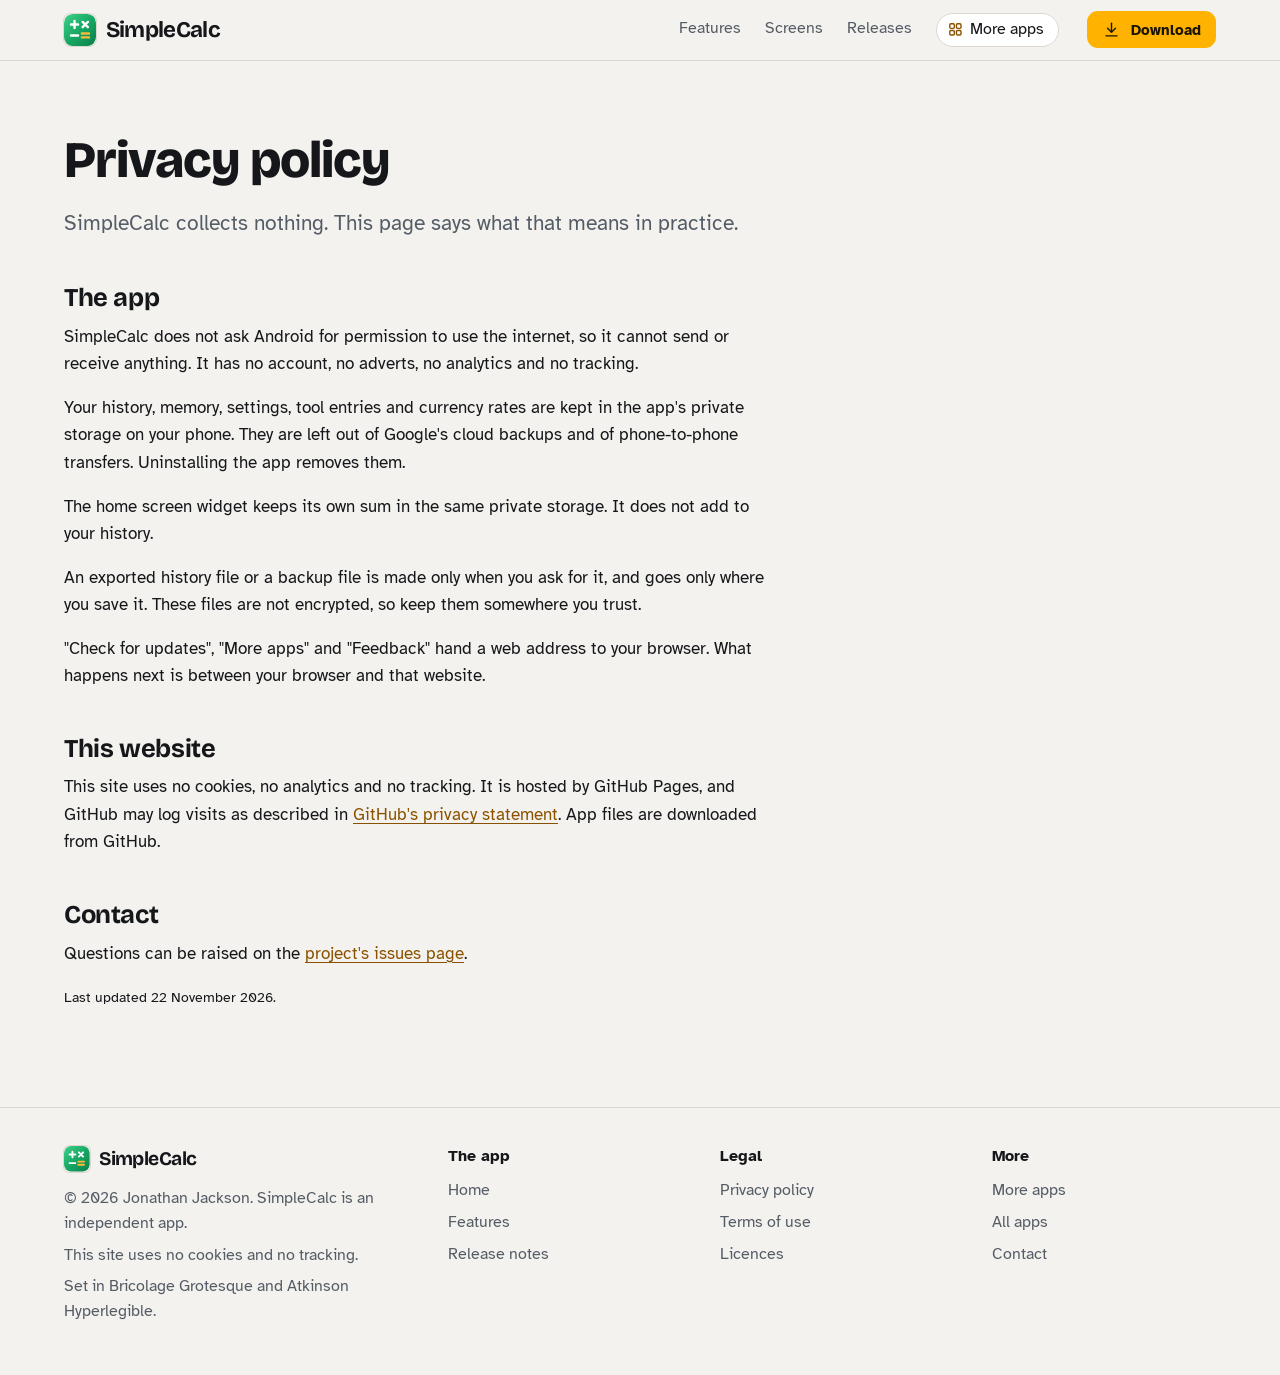
<file: privacy.html>
<!DOCTYPE html>
<html lang="en-GB">
<head>
<meta charset="utf-8">
<meta name="viewport" content="width=device-width, initial-scale=1">
<title>SimpleCalc privacy policy</title>
<meta name="description" content="SimpleCalc collects nothing. It has no internet permission, no account and no tracking.">
<meta name="author" content="Jonathan Jackson">
<link rel="canonical" href="https://customgpter.github.io/simplecalc/privacy.html">
<meta name="theme-color" content="#f3f6f4" media="(prefers-color-scheme: light)">
<meta name="theme-color" content="#0e1311" media="(prefers-color-scheme: dark)">
<meta property="og:type" content="website">
<meta property="og:site_name" content="SimpleCalc">
<meta property="og:title" content="SimpleCalc privacy policy">
<meta property="og:description" content="SimpleCalc collects nothing. It has no internet permission, no account and no tracking.">
<meta property="og:url" content="https://customgpter.github.io/simplecalc/privacy.html">
<meta property="og:image" content="https://customgpter.github.io/simplecalc/assets/og.png">
<meta property="og:image:width" content="1200">
<meta property="og:image:height" content="630">
<meta property="og:image:alt" content="SimpleCalc's calculator showing a sum and its answer as it is typed">
<meta property="og:locale" content="en_GB">
<meta name="twitter:card" content="summary_large_image">
<link rel="icon" href="./assets/favicon.svg" type="image/svg+xml">
<link rel="apple-touch-icon" href="./assets/apple-touch-icon.png">
<link rel="preload" href="./assets/fonts/bricolage-grotesque-latin.woff2" as="font" type="font/woff2" crossorigin>
<link rel="preload" href="./assets/fonts/atkinson-hyperlegible-latin-400-normal.woff2" as="font" type="font/woff2" crossorigin>
<link rel="stylesheet" href="./assets/site.css?v=1">
<link rel="stylesheet" href="./assets/house.css?v=1">
<link rel="stylesheet" href="./assets/apps-list.css?v=1">
<script src="./assets/apps-list.js?v=1" defer></script>

</head>
<body>
<a class="skip" href="#main">Skip to content</a>
<header class="masthead">
<div class="wrap">
<a class="brand" href="./" aria-label="SimpleCalc home"><svg viewBox="0 0 108 108" aria-hidden="true"><rect width="108" height="108" rx="30" fill="url(#scg)"/><defs><linearGradient id="scg" x1="0" y1="0" x2="1" y2="1"><stop offset="0" stop-color="#3fd18a"/><stop offset=".5" stop-color="#17a864"/><stop offset="1" stop-color="#0b7f4a"/></linearGradient></defs><g stroke-width="8.1" stroke-linecap="round" fill="none"><path stroke="#fff" d="M23.6 35.6h24M35.6 23.6v24M62.8 26.8l17.8 17.8M62.8 44.6l17.8-17.8M23.6 72.4h24"/><path stroke="#ffb938" d="M60.4 65.9h24M60.4 78.9h24"/></g></svg><span>SimpleCalc</span></a>
<nav aria-label="Main"><ul><li><a href="./#features">Features</a></li><li><a href="./#screens">Screens</a></li><li><a href="./releases.html">Releases</a></li><li><a class="more-apps" href="./more-apps.html"><svg class="ico" viewBox="0 0 24 24" aria-hidden="true"><rect x="4" y="4" width="6.5" height="6.5" rx="1.6"/><rect x="13.5" y="4" width="6.5" height="6.5" rx="1.6"/><rect x="4" y="13.5" width="6.5" height="6.5" rx="1.6"/><rect x="13.5" y="13.5" width="6.5" height="6.5" rx="1.6"/></svg>More apps</a></li></ul></nav>
<a class="button small" href="https://github.com/CustomGPTer/simplecalc/releases/latest/download/SimpleCalc.apk"><svg class="ico" viewBox="0 0 24 24" aria-hidden="true"><path d="M12 4v11"/><path d="M7 10.5l5 5 5-5"/><path d="M5 20h14"/></svg>Download</a>
</div>
</header>
<main id="main" class="doc">
<div class="wrap"><div class="measure"><h1>Privacy policy</h1>
<p class="lede">SimpleCalc collects nothing. This page says what that means in practice.</p>
<h2>The app</h2>
<p>SimpleCalc does not ask Android for permission to use the internet, so it cannot send or receive anything. It has no account, no adverts, no analytics and no tracking.</p>
<p>Your history, memory, settings, tool entries and currency rates are kept in the app's private storage on your phone. They are left out of Google's cloud backups and of phone-to-phone transfers. Uninstalling the app removes them.</p>
<p>The home screen widget keeps its own sum in the same private storage. It does not add to your history.</p>
<p>An exported history file or a backup file is made only when you ask for it, and goes only where you save it. These files are not encrypted, so keep them somewhere you trust.</p>
<p>"Check for updates", "More apps" and "Feedback" hand a web address to your browser. What happens next is between your browser and that website.</p>
<h2>This website</h2>
<p>This site uses no cookies, no analytics and no tracking. It is hosted by GitHub Pages, and GitHub may log visits as described in <a href="https://docs.github.com/en/site-policy/privacy-policies/github-general-privacy-statement">GitHub's privacy statement</a>. App files are downloaded from GitHub.</p>
<h2>Contact</h2>
<p>Questions can be raised on the <a href="https://github.com/CustomGPTer/simplecalc/issues">project's issues page</a>.</p>
<p><small>Last updated 22 November 2026.</small></p></div></div>
</main>
<footer class="colophon">
<div class="wrap">
<div>
<a class="brand" href="./" aria-label="SimpleCalc home"><svg viewBox="0 0 108 108" aria-hidden="true"><rect width="108" height="108" rx="30" fill="url(#scg)"/><defs><linearGradient id="scg" x1="0" y1="0" x2="1" y2="1"><stop offset="0" stop-color="#3fd18a"/><stop offset=".5" stop-color="#17a864"/><stop offset="1" stop-color="#0b7f4a"/></linearGradient></defs><g stroke-width="8.1" stroke-linecap="round" fill="none"><path stroke="#fff" d="M23.6 35.6h24M35.6 23.6v24M62.8 26.8l17.8 17.8M62.8 44.6l17.8-17.8M23.6 72.4h24"/><path stroke="#ffb938" d="M60.4 65.9h24M60.4 78.9h24"/></g></svg><span>SimpleCalc</span></a>
<p>&copy; 2026 Jonathan Jackson. SimpleCalc is an independent app.</p>
<p>This site uses no cookies and no tracking.</p>
<p>Set in Bricolage Grotesque and Atkinson Hyperlegible.</p>
</div>
<nav aria-label="The app"><h2>The app</h2><ul>
<li><a href="./">Home</a></li>
<li><a href="./#features">Features</a></li>
<li><a href="./releases.html">Release notes</a></li>
</ul></nav>
<nav aria-label="Legal"><h2>Legal</h2><ul>
<li><a href="./privacy.html">Privacy policy</a></li>
<li><a href="./terms.html">Terms of use</a></li>
<li><a href="./licences.html">Licences</a></li>
</ul></nav>
<nav aria-label="More"><h2>More</h2><ul>
<li><a href="./more-apps.html">More apps</a></li>
<li><a href="https://customgpter.github.io/">All apps</a></li>
<li><a href="https://github.com/CustomGPTer/simplecalc/issues">Contact</a></li>
</ul></nav>
</div>
</footer>
</body>
</html>
</file>
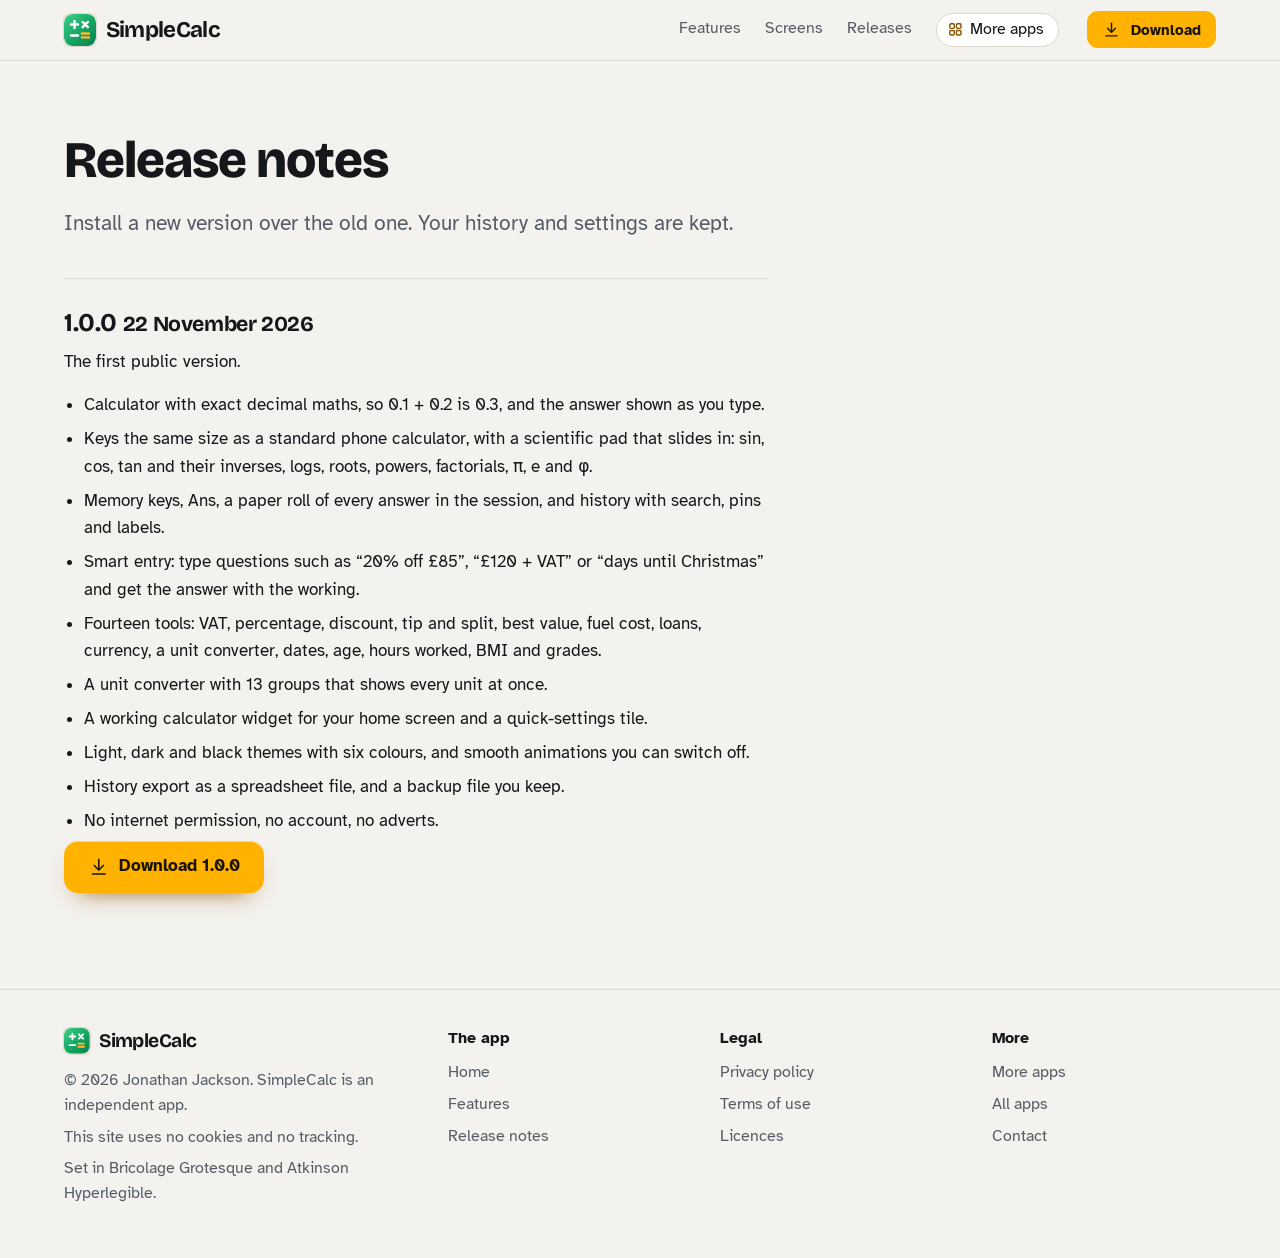
<file: releases.html>
<!DOCTYPE html>
<html lang="en-GB">
<head>
<meta charset="utf-8">
<meta name="viewport" content="width=device-width, initial-scale=1">
<title>SimpleCalc release notes</title>
<meta name="description" content="What changed in each version of SimpleCalc, with a download for each.">
<meta name="author" content="Jonathan Jackson">
<link rel="canonical" href="https://customgpter.github.io/simplecalc/releases.html">
<meta name="theme-color" content="#f3f6f4" media="(prefers-color-scheme: light)">
<meta name="theme-color" content="#0e1311" media="(prefers-color-scheme: dark)">
<meta property="og:type" content="website">
<meta property="og:site_name" content="SimpleCalc">
<meta property="og:title" content="SimpleCalc release notes">
<meta property="og:description" content="What changed in each version of SimpleCalc, with a download for each.">
<meta property="og:url" content="https://customgpter.github.io/simplecalc/releases.html">
<meta property="og:image" content="https://customgpter.github.io/simplecalc/assets/og.png">
<meta property="og:image:width" content="1200">
<meta property="og:image:height" content="630">
<meta property="og:image:alt" content="SimpleCalc's calculator showing a sum and its answer as it is typed">
<meta property="og:locale" content="en_GB">
<meta name="twitter:card" content="summary_large_image">
<link rel="icon" href="./assets/favicon.svg" type="image/svg+xml">
<link rel="apple-touch-icon" href="./assets/apple-touch-icon.png">
<link rel="preload" href="./assets/fonts/bricolage-grotesque-latin.woff2" as="font" type="font/woff2" crossorigin>
<link rel="preload" href="./assets/fonts/atkinson-hyperlegible-latin-400-normal.woff2" as="font" type="font/woff2" crossorigin>
<link rel="stylesheet" href="./assets/site.css?v=1">
<link rel="stylesheet" href="./assets/house.css?v=1">
<link rel="stylesheet" href="./assets/apps-list.css?v=1">
<script src="./assets/apps-list.js?v=1" defer></script>

</head>
<body>
<a class="skip" href="#main">Skip to content</a>
<header class="masthead">
<div class="wrap">
<a class="brand" href="./" aria-label="SimpleCalc home"><svg viewBox="0 0 108 108" aria-hidden="true"><rect width="108" height="108" rx="30" fill="url(#scg)"/><defs><linearGradient id="scg" x1="0" y1="0" x2="1" y2="1"><stop offset="0" stop-color="#3fd18a"/><stop offset=".5" stop-color="#17a864"/><stop offset="1" stop-color="#0b7f4a"/></linearGradient></defs><g stroke-width="8.1" stroke-linecap="round" fill="none"><path stroke="#fff" d="M23.6 35.6h24M35.6 23.6v24M62.8 26.8l17.8 17.8M62.8 44.6l17.8-17.8M23.6 72.4h24"/><path stroke="#ffb938" d="M60.4 65.9h24M60.4 78.9h24"/></g></svg><span>SimpleCalc</span></a>
<nav aria-label="Main"><ul><li><a href="./#features">Features</a></li><li><a href="./#screens">Screens</a></li><li><a href="./releases.html">Releases</a></li><li><a class="more-apps" href="./more-apps.html"><svg class="ico" viewBox="0 0 24 24" aria-hidden="true"><rect x="4" y="4" width="6.5" height="6.5" rx="1.6"/><rect x="13.5" y="4" width="6.5" height="6.5" rx="1.6"/><rect x="4" y="13.5" width="6.5" height="6.5" rx="1.6"/><rect x="13.5" y="13.5" width="6.5" height="6.5" rx="1.6"/></svg>More apps</a></li></ul></nav>
<a class="button small" href="https://github.com/CustomGPTer/simplecalc/releases/latest/download/SimpleCalc.apk"><svg class="ico" viewBox="0 0 24 24" aria-hidden="true"><path d="M12 4v11"/><path d="M7 10.5l5 5 5-5"/><path d="M5 20h14"/></svg>Download</a>
</div>
</header>
<main id="main" class="doc">
<div class="wrap"><div class="measure"><h1>Release notes</h1>
<p class="lede">Install a new version over the old one. Your history and settings are kept.</p>
<article class="release" id="v1.0.0"><h2>1.0.0 <small>22 November 2026</small></h2>
<p>The first public version.</p>
<ul><li>Calculator with exact decimal maths, so 0.1 + 0.2 is 0.3, and the answer shown as you type.</li><li>Keys the same size as a standard phone calculator, with a scientific pad that slides in: sin, cos, tan and their inverses, logs, roots, powers, factorials, π, e and φ.</li><li>Memory keys, Ans, a paper roll of every answer in the session, and history with search, pins and labels.</li><li>Smart entry: type questions such as “20% off £85”, “£120 + VAT” or “days until Christmas” and get the answer with the working.</li><li>Fourteen tools: VAT, percentage, discount, tip and split, best value, fuel cost, loans, currency, a unit converter, dates, age, hours worked, BMI and grades.</li><li>A unit converter with 13 groups that shows every unit at once.</li><li>A working calculator widget for your home screen and a quick-settings tile.</li><li>Light, dark and black themes with six colours, and smooth animations you can switch off.</li><li>History export as a spreadsheet file, and a backup file you keep.</li><li>No internet permission, no account, no adverts.</li></ul>
<p><a class="button" href="https://github.com/CustomGPTer/simplecalc/releases/download/v1.0.0/SimpleCalc.apk"><svg class="ico" viewBox="0 0 24 24" aria-hidden="true"><path d="M12 4v11"/><path d="M7 10.5l5 5 5-5"/><path d="M5 20h14"/></svg>Download 1.0.0</a></p></article></div></div>
</main>
<footer class="colophon">
<div class="wrap">
<div>
<a class="brand" href="./" aria-label="SimpleCalc home"><svg viewBox="0 0 108 108" aria-hidden="true"><rect width="108" height="108" rx="30" fill="url(#scg)"/><defs><linearGradient id="scg" x1="0" y1="0" x2="1" y2="1"><stop offset="0" stop-color="#3fd18a"/><stop offset=".5" stop-color="#17a864"/><stop offset="1" stop-color="#0b7f4a"/></linearGradient></defs><g stroke-width="8.1" stroke-linecap="round" fill="none"><path stroke="#fff" d="M23.6 35.6h24M35.6 23.6v24M62.8 26.8l17.8 17.8M62.8 44.6l17.8-17.8M23.6 72.4h24"/><path stroke="#ffb938" d="M60.4 65.9h24M60.4 78.9h24"/></g></svg><span>SimpleCalc</span></a>
<p>&copy; 2026 Jonathan Jackson. SimpleCalc is an independent app.</p>
<p>This site uses no cookies and no tracking.</p>
<p>Set in Bricolage Grotesque and Atkinson Hyperlegible.</p>
</div>
<nav aria-label="The app"><h2>The app</h2><ul>
<li><a href="./">Home</a></li>
<li><a href="./#features">Features</a></li>
<li><a href="./releases.html">Release notes</a></li>
</ul></nav>
<nav aria-label="Legal"><h2>Legal</h2><ul>
<li><a href="./privacy.html">Privacy policy</a></li>
<li><a href="./terms.html">Terms of use</a></li>
<li><a href="./licences.html">Licences</a></li>
</ul></nav>
<nav aria-label="More"><h2>More</h2><ul>
<li><a href="./more-apps.html">More apps</a></li>
<li><a href="https://customgpter.github.io/">All apps</a></li>
<li><a href="https://github.com/CustomGPTer/simplecalc/issues">Contact</a></li>
</ul></nav>
</div>
</footer>
</body>
</html>
</file>
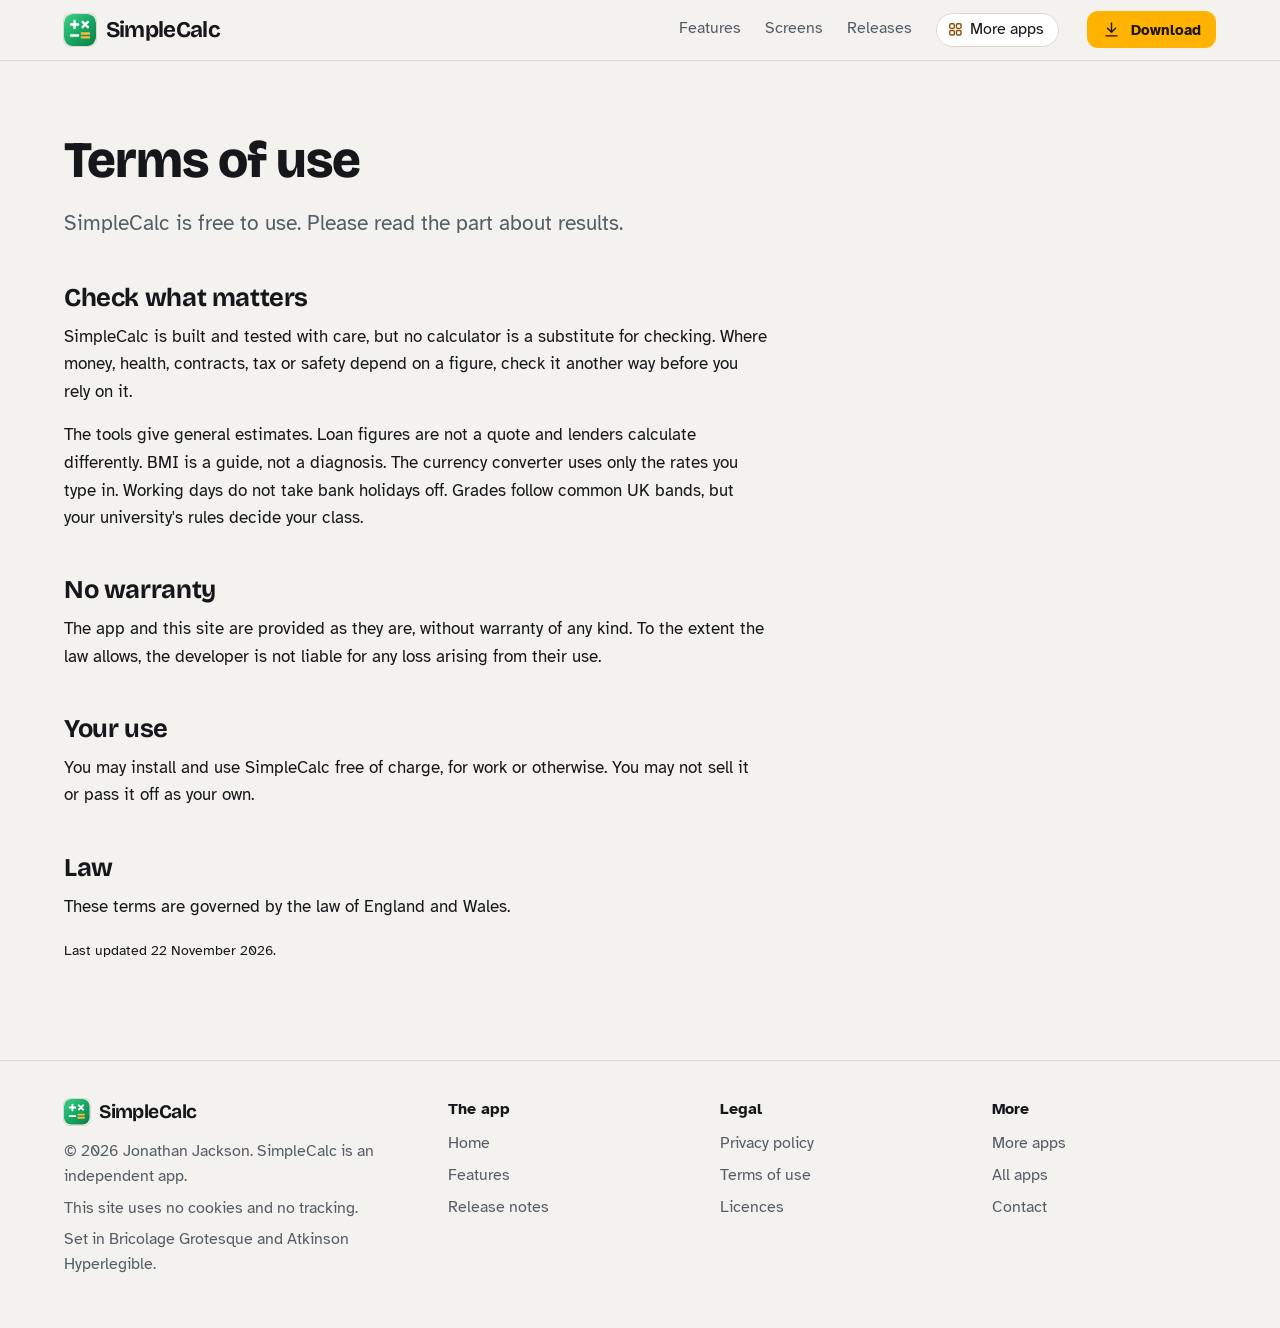
<file: terms.html>
<!DOCTYPE html>
<html lang="en-GB">
<head>
<meta charset="utf-8">
<meta name="viewport" content="width=device-width, initial-scale=1">
<title>SimpleCalc terms of use</title>
<meta name="description" content="SimpleCalc is free to use. Check figures that matter another way.">
<meta name="author" content="Jonathan Jackson">
<link rel="canonical" href="https://customgpter.github.io/simplecalc/terms.html">
<meta name="theme-color" content="#f3f6f4" media="(prefers-color-scheme: light)">
<meta name="theme-color" content="#0e1311" media="(prefers-color-scheme: dark)">
<meta property="og:type" content="website">
<meta property="og:site_name" content="SimpleCalc">
<meta property="og:title" content="SimpleCalc terms of use">
<meta property="og:description" content="SimpleCalc is free to use. Check figures that matter another way.">
<meta property="og:url" content="https://customgpter.github.io/simplecalc/terms.html">
<meta property="og:image" content="https://customgpter.github.io/simplecalc/assets/og.png">
<meta property="og:image:width" content="1200">
<meta property="og:image:height" content="630">
<meta property="og:image:alt" content="SimpleCalc's calculator showing a sum and its answer as it is typed">
<meta property="og:locale" content="en_GB">
<meta name="twitter:card" content="summary_large_image">
<link rel="icon" href="./assets/favicon.svg" type="image/svg+xml">
<link rel="apple-touch-icon" href="./assets/apple-touch-icon.png">
<link rel="preload" href="./assets/fonts/bricolage-grotesque-latin.woff2" as="font" type="font/woff2" crossorigin>
<link rel="preload" href="./assets/fonts/atkinson-hyperlegible-latin-400-normal.woff2" as="font" type="font/woff2" crossorigin>
<link rel="stylesheet" href="./assets/site.css?v=1">
<link rel="stylesheet" href="./assets/house.css?v=1">
<link rel="stylesheet" href="./assets/apps-list.css?v=1">
<script src="./assets/apps-list.js?v=1" defer></script>

</head>
<body>
<a class="skip" href="#main">Skip to content</a>
<header class="masthead">
<div class="wrap">
<a class="brand" href="./" aria-label="SimpleCalc home"><svg viewBox="0 0 108 108" aria-hidden="true"><rect width="108" height="108" rx="30" fill="url(#scg)"/><defs><linearGradient id="scg" x1="0" y1="0" x2="1" y2="1"><stop offset="0" stop-color="#3fd18a"/><stop offset=".5" stop-color="#17a864"/><stop offset="1" stop-color="#0b7f4a"/></linearGradient></defs><g stroke-width="8.1" stroke-linecap="round" fill="none"><path stroke="#fff" d="M23.6 35.6h24M35.6 23.6v24M62.8 26.8l17.8 17.8M62.8 44.6l17.8-17.8M23.6 72.4h24"/><path stroke="#ffb938" d="M60.4 65.9h24M60.4 78.9h24"/></g></svg><span>SimpleCalc</span></a>
<nav aria-label="Main"><ul><li><a href="./#features">Features</a></li><li><a href="./#screens">Screens</a></li><li><a href="./releases.html">Releases</a></li><li><a class="more-apps" href="./more-apps.html"><svg class="ico" viewBox="0 0 24 24" aria-hidden="true"><rect x="4" y="4" width="6.5" height="6.5" rx="1.6"/><rect x="13.5" y="4" width="6.5" height="6.5" rx="1.6"/><rect x="4" y="13.5" width="6.5" height="6.5" rx="1.6"/><rect x="13.5" y="13.5" width="6.5" height="6.5" rx="1.6"/></svg>More apps</a></li></ul></nav>
<a class="button small" href="https://github.com/CustomGPTer/simplecalc/releases/latest/download/SimpleCalc.apk"><svg class="ico" viewBox="0 0 24 24" aria-hidden="true"><path d="M12 4v11"/><path d="M7 10.5l5 5 5-5"/><path d="M5 20h14"/></svg>Download</a>
</div>
</header>
<main id="main" class="doc">
<div class="wrap"><div class="measure"><h1>Terms of use</h1>
<p class="lede">SimpleCalc is free to use. Please read the part about results.</p>
<h2>Check what matters</h2>
<p>SimpleCalc is built and tested with care, but no calculator is a substitute for checking. Where money, health, contracts, tax or safety depend on a figure, check it another way before you rely on it.</p>
<p>The tools give general estimates. Loan figures are not a quote and lenders calculate differently. BMI is a guide, not a diagnosis. The currency converter uses only the rates you type in. Working days do not take bank holidays off. Grades follow common UK bands, but your university's rules decide your class.</p>
<h2>No warranty</h2>
<p>The app and this site are provided as they are, without warranty of any kind. To the extent the law allows, the developer is not liable for any loss arising from their use.</p>
<h2>Your use</h2>
<p>You may install and use SimpleCalc free of charge, for work or otherwise. You may not sell it or pass it off as your own.</p>
<h2>Law</h2>
<p>These terms are governed by the law of England and Wales.</p>
<p><small>Last updated 22 November 2026.</small></p></div></div>
</main>
<footer class="colophon">
<div class="wrap">
<div>
<a class="brand" href="./" aria-label="SimpleCalc home"><svg viewBox="0 0 108 108" aria-hidden="true"><rect width="108" height="108" rx="30" fill="url(#scg)"/><defs><linearGradient id="scg" x1="0" y1="0" x2="1" y2="1"><stop offset="0" stop-color="#3fd18a"/><stop offset=".5" stop-color="#17a864"/><stop offset="1" stop-color="#0b7f4a"/></linearGradient></defs><g stroke-width="8.1" stroke-linecap="round" fill="none"><path stroke="#fff" d="M23.6 35.6h24M35.6 23.6v24M62.8 26.8l17.8 17.8M62.8 44.6l17.8-17.8M23.6 72.4h24"/><path stroke="#ffb938" d="M60.4 65.9h24M60.4 78.9h24"/></g></svg><span>SimpleCalc</span></a>
<p>&copy; 2026 Jonathan Jackson. SimpleCalc is an independent app.</p>
<p>This site uses no cookies and no tracking.</p>
<p>Set in Bricolage Grotesque and Atkinson Hyperlegible.</p>
</div>
<nav aria-label="The app"><h2>The app</h2><ul>
<li><a href="./">Home</a></li>
<li><a href="./#features">Features</a></li>
<li><a href="./releases.html">Release notes</a></li>
</ul></nav>
<nav aria-label="Legal"><h2>Legal</h2><ul>
<li><a href="./privacy.html">Privacy policy</a></li>
<li><a href="./terms.html">Terms of use</a></li>
<li><a href="./licences.html">Licences</a></li>
</ul></nav>
<nav aria-label="More"><h2>More</h2><ul>
<li><a href="./more-apps.html">More apps</a></li>
<li><a href="https://customgpter.github.io/">All apps</a></li>
<li><a href="https://github.com/CustomGPTer/simplecalc/issues">Contact</a></li>
</ul></nav>
</div>
</footer>
</body>
</html>
</file>
<file: assets/site.css>
@font-face{font-family:"Bricolage Grotesque";src:url("fonts/bricolage-grotesque-latin.woff2") format("woff2");font-weight:200 800;font-style:normal;font-display:swap}
@font-face{font-family:"Atkinson Hyperlegible";src:url("fonts/atkinson-hyperlegible-latin-400-normal.woff2") format("woff2");font-weight:400;font-style:normal;font-display:swap}
@font-face{font-family:"Atkinson Hyperlegible";src:url("fonts/atkinson-hyperlegible-latin-700-normal.woff2") format("woff2");font-weight:700;font-style:normal;font-display:swap}

/* Daylight page, night-time camera. The lamp colour is kept for the one thing to press and for what the camera has seen. */
:root{
  --page:#f2f5f9; --panel:#ffffff; --raised:#e8edf3; --ink:#0d1a2b; --soft:#465468; --rule:#d2dae4;
  --accent:#0a6a55; --accent-ink:#ffffff; --warn:#8a5200; --rec:#d3302f;
  --lamp:#ffb347; --lamp-ink:#231400; --lamp-text:#8a5200;
  --night:#09111e; --night-2:#111d30; --night-3:#1a2a43; --night-ink:#eaf0f8; --night-soft:#9fb0c7; --night-rule:#24364f; --iris:#55d6ab;
  --display:"Bricolage Grotesque","Atkinson Hyperlegible",system-ui,sans-serif;
  --sans:"Atkinson Hyperlegible",system-ui,-apple-system,"Segoe UI",Roboto,sans-serif;
  --mono:ui-monospace,SFMono-Regular,Menlo,Consolas,"Liberation Mono",monospace;
  color-scheme:light dark;
}
@media (prefers-color-scheme:dark){
  :root{--page:#0a111b; --panel:#111a27; --raised:#182434; --ink:#e9eef5; --soft:#a0aec0; --rule:#243247;
    --accent:#55d6ab; --accent-ink:#00281d; --warn:#ffb347; --rec:#ff6163; --lamp-text:#ffb347}
}

*,*::before,*::after{box-sizing:border-box}
html{-webkit-text-size-adjust:100%;scroll-behavior:smooth;scroll-padding-top:5.5rem}
@media (prefers-reduced-motion:reduce){html{scroll-behavior:auto}}
body{margin:0;background:var(--page);color:var(--ink);font:400 1.0625rem/1.62 var(--sans);text-rendering:optimizeLegibility;-webkit-font-smoothing:antialiased}
img,svg{max-width:100%;display:block}
a{color:var(--accent);text-decoration-thickness:.07em;text-underline-offset:.2em}
a:hover{text-decoration-thickness:.13em}
:focus-visible{outline:3px solid var(--lamp);outline-offset:3px;border-radius:6px}
code{font:.9em/1 var(--mono);overflow-wrap:anywhere}
h1,h2,h3{font-family:var(--display);font-weight:700;letter-spacing:-.015em;line-height:1.08;margin:0;text-wrap:balance}
p{margin:0 0 1rem}
.skip{position:absolute;left:-999px;top:0;background:var(--ink);color:var(--page);padding:.6rem 1rem;z-index:30;border-radius:0 0 8px 0}
.skip:focus{left:0}
.sr{position:absolute;width:1px;height:1px;overflow:hidden;clip-path:inset(50%);white-space:nowrap}
.wrap{width:min(72rem,100% - 2.5rem);margin-inline:auto}
.measure{max-width:44rem}
.ico{width:1.25em;height:1.25em;flex:none;fill:none;stroke:currentColor;stroke-width:1.75;stroke-linecap:round;stroke-linejoin:round}

/* ---------- masthead */
.masthead{position:sticky;top:0;z-index:20;background:color-mix(in srgb,var(--page) 88%,transparent);-webkit-backdrop-filter:blur(14px) saturate(1.3);backdrop-filter:blur(14px) saturate(1.3);border-bottom:1px solid var(--rule)}
.masthead .wrap{display:flex;flex-wrap:wrap;align-items:center;gap:.35rem 1.75rem;padding-block:.7rem}
.brand{display:inline-flex;align-items:center;gap:.6rem;font:700 1.4rem/1 var(--display);letter-spacing:-.03em;color:var(--ink);text-decoration:none;margin-right:auto}
.brand svg{width:2rem;height:2rem;flex:none;border-radius:.5rem;box-shadow:0 0 0 1px var(--rule)}
.masthead nav ul{display:flex;flex-wrap:wrap;align-items:center;gap:.15rem 1.5rem;list-style:none;margin:0;padding:0;font-size:1rem;line-height:1.3}
.masthead nav a{display:inline-flex;align-items:center;gap:.4rem;color:var(--soft);text-decoration:none;padding-block:.45rem;border-bottom:2px solid transparent}
.masthead nav a:hover{color:var(--ink)}
.masthead nav a[aria-current="page"]{color:var(--ink);border-bottom-color:var(--lamp)}
.masthead nav a.more-apps{color:var(--ink);border:1px solid var(--rule);border-radius:999px;padding:.34rem .85rem .34rem .65rem;background:var(--panel)}
.masthead nav a.more-apps .ico{width:1.05em;height:1.05em;color:var(--accent);stroke-width:2}
.masthead nav a.more-apps:hover,.masthead nav a.more-apps[aria-current="page"]{border-color:var(--accent)}
.button{display:inline-flex;align-items:center;gap:.6rem;background:var(--lamp);color:var(--lamp-ink);font:700 1.08rem/1.2 var(--sans);text-decoration:none;padding:.95rem 1.5rem;border-radius:14px;box-shadow:0 1px 0 rgba(255,255,255,.45) inset,0 12px 24px -14px rgba(138,82,0,.9)}
.button:hover{background:#ffc56e}
.button:active{transform:translateY(1px)}
.button.small{font-size:.95rem;padding:.55rem .95rem;border-radius:11px;box-shadow:none}
.button.quiet{background:none;box-shadow:none;border:1px solid var(--rule);color:var(--ink)}
.button.quiet:hover{border-color:var(--ink);background:none}
@media (max-width:52rem){
  .masthead nav{order:3;flex:1 0 100%}
  .masthead nav ul{gap:.1rem .85rem;font-size:.95rem}
  .masthead nav .wide{display:none}
}
@media (max-width:24rem){.masthead nav a.more-apps .ico{display:none}.masthead nav a.more-apps{padding-inline:.7rem}}

/* ---------- hero */
.hero{padding-block:clamp(2.2rem,6vw,4.75rem) clamp(2.5rem,6vw,4.5rem);overflow:hidden}
.hero-grid{display:grid;gap:clamp(2.25rem,5vw,4rem);align-items:center}
@media (min-width:62rem){.hero-grid{grid-template-columns:minmax(0,11fr) minmax(0,10fr)}}
.hero h1{font-size:clamp(2.6rem,6vw,4.25rem);font-weight:800;line-height:1;letter-spacing:-.022em;margin-bottom:1.5rem}
.lede{font-size:clamp(1.14rem,2vw,1.3rem);line-height:1.55;color:var(--soft);margin:0 0 1rem;max-width:34rem}
.get{display:flex;flex-wrap:wrap;align-items:center;gap:.9rem 1.5rem;margin:1.8rem 0 1.1rem}
.get .aside{font-weight:700;color:var(--ink)}
.facts{font-size:.98rem;line-height:1.5;color:var(--soft);margin:0 0 .5rem;max-width:36rem}
.pills{display:flex;flex-wrap:wrap;gap:.45rem;list-style:none;margin:0 0 1rem;padding:0;font-size:.95rem}
.pills li{border:1px solid var(--rule);border-radius:999px;padding:.22rem .8rem;background:var(--panel);color:var(--soft)}

/* the monitor: the camera's view, the day beneath it, and the alert it sends */
.monitor{position:relative;max-width:36rem;margin-inline:auto;width:100%;padding-bottom:3.1rem}
@media (min-width:62rem){.monitor{margin-inline:auto 0}}
.screen{position:relative;background:var(--night);border-radius:22px;padding:.6rem;box-shadow:0 0 0 1px var(--night-rule),0 30px 60px -30px rgba(9,17,30,.75)}
.cam{position:relative;border-radius:15px;overflow:hidden;aspect-ratio:16/10;background:#0b1626}
.cam svg{width:100%;height:100%}
.cam text{font:700 15px var(--sans);fill:#231400}
.hud{position:absolute;display:inline-flex;align-items:center;gap:.4rem;font:700 .76rem/1 var(--sans);color:var(--night-ink);background:rgba(6,12,22,.62);border-radius:999px;padding:.38rem .65rem;letter-spacing:.01em}
.hud i{width:.5rem;height:.5rem;border-radius:50%;background:var(--iris)}
.hud.watching{left:.7rem;top:.7rem}
.hud.rec{right:.7rem;top:.7rem}
.hud.rec i{background:#ff5a5c}
.hud.stamp{left:.7rem;bottom:.7rem;font:400 .74rem/1 var(--mono);border-radius:6px;color:#d5deea}
.hud.place{right:.7rem;bottom:.7rem;border-radius:6px;font-weight:400;color:#d5deea}
.day{padding:.85rem .55rem 2rem;color:var(--night-soft);font-size:.8rem;line-height:1.2}
.day-head{display:flex;justify-content:space-between;margin-bottom:.6rem}
.day-head b{color:var(--night-ink)}
.track{position:relative;height:1.5rem;border-radius:7px;background:repeating-linear-gradient(90deg,var(--night-3) 0 1px,transparent 1px calc(100% / 24)),var(--night-2);box-shadow:inset 0 0 0 1px var(--night-rule)}
.ev{position:absolute;top:3px;bottom:3px;width:max(5px,1.1%);border-radius:3px;background:var(--iris);left:var(--at)}
.ev.seen{background:var(--lamp)}
.now{position:absolute;top:-4px;bottom:-4px;left:var(--at);width:2px;background:var(--night-ink);border-radius:2px}
.hours{display:flex;justify-content:space-between;margin-top:.4rem;font-size:.72rem}
.alert{position:absolute;right:-.4rem;bottom:0;display:flex;align-items:center;gap:.75rem;width:min(19rem,88%);background:var(--panel);color:var(--ink);border:1px solid var(--rule);border-radius:16px;padding:.65rem .8rem;box-shadow:0 18px 36px -18px rgba(9,17,30,.55)}
.alert .thumb{flex:none;width:3.1rem;height:3.1rem;border-radius:10px;background:linear-gradient(160deg,#16263d,#0b1626);position:relative;overflow:hidden}
.alert .thumb::before{content:"";position:absolute;left:50%;bottom:0;width:38%;height:62%;translate:-50% 0;border-radius:40% 40% 0 0;background:#6f86a6}
.alert .thumb::after{content:"";position:absolute;left:50%;top:14%;width:26%;aspect-ratio:1;translate:-50% 0;border-radius:50%;background:#8ea4c2}
.alert b{display:block;font-size:.98rem;line-height:1.25}
.alert span{display:block;font-size:.86rem;color:var(--soft);line-height:1.3}
.alert .dot{flex:none;width:.6rem;height:.6rem;border-radius:50%;background:var(--lamp);margin-left:auto;box-shadow:0 0 0 4px color-mix(in srgb,var(--lamp) 25%,transparent)}
@media (max-width:26rem){.alert{right:0}}
@media (prefers-reduced-motion:no-preference){
  .cam .spill{animation:vg-in .9s ease-out .25s both}
  .cam .who{animation:vg-step .9s cubic-bezier(.2,.8,.25,1) .9s both}
  .cam .mark{animation:vg-lock .45s cubic-bezier(.3,1.4,.5,1) 1.7s both;transform-box:fill-box;transform-origin:center}
  .hud.rec{animation:vg-in .3s ease-out 2.05s both}
  .hud.rec i{animation:vg-blink 1.2s steps(2,jump-none) 2.3s 4}
  .ev.seen,.now{animation:vg-pop .4s cubic-bezier(.3,1.5,.5,1) 2.4s both}
  .alert{animation:vg-rise .6s cubic-bezier(.2,.8,.25,1) 2.9s both}
  @keyframes vg-in{from{opacity:0}to{opacity:1}}
  @keyframes vg-step{from{opacity:0;transform:translateX(18px)}to{opacity:1;transform:none}}
  @keyframes vg-lock{from{opacity:0;transform:scale(1.12)}to{opacity:1;transform:none}}
  @keyframes vg-blink{from{opacity:1}to{opacity:.25}}
  @keyframes vg-pop{from{opacity:0;transform:scaleY(.2)}to{opacity:1;transform:none}}
  @keyframes vg-rise{from{opacity:0;transform:translateY(14px)}to{opacity:1;transform:none}}
}

/* ---------- sections */
section{padding-block:clamp(3rem,7vw,5.5rem)}
section + section{border-top:1px solid var(--rule)}
h2{font-size:clamp(1.8rem,3.6vw,2.6rem);margin-bottom:.9rem}
h3{font:700 1.1rem/1.3 var(--sans);letter-spacing:0;margin:0 0 .3rem}
.intro{color:var(--soft);max-width:40rem;margin-bottom:2.2rem;font-size:1.1rem}

.promises{padding-block:0;border-block:1px solid var(--rule);background:var(--panel)}
.promises ul{list-style:none;margin:0;padding:0;display:grid;grid-template-columns:repeat(auto-fit,minmax(min(100%,14rem),1fr))}
.promises li{display:flex;gap:.8rem;align-items:flex-start;padding:1.4rem 1.5rem 1.4rem 0}
.promises .ico{width:1.6rem;height:1.6rem;color:var(--accent);margin-top:.1rem}
.promises b{display:block;line-height:1.3}
.promises span{color:var(--soft);font-size:.96rem;line-height:1.45;display:block}
.hero + .promises{border-top:1px solid var(--rule)}

.steps{list-style:none;counter-reset:s;margin:0;padding:0;display:grid;gap:1.25rem}
@media (min-width:52rem){.steps{grid-template-columns:repeat(3,minmax(0,1fr))}}
.steps li{counter-increment:s;background:var(--panel);border:1px solid var(--rule);border-radius:18px;padding:1.4rem 1.4rem 1.5rem}
.steps li::before{content:counter(s);display:grid;place-items:center;width:2rem;height:2rem;border-radius:50%;background:var(--ink);color:var(--page);font:700 1rem/1 var(--display);margin-bottom:1rem}
.steps p{margin:0;color:var(--soft)}

.notices{display:grid;gap:1.25rem}
@media (min-width:52rem){.notices{grid-template-columns:repeat(2,minmax(0,1fr))}}
.sense{background:var(--night);color:var(--night-ink);border-radius:20px;padding:1.5rem 1.5rem 1.6rem;box-shadow:0 0 0 1px var(--night-rule)}
.sense h3{font:700 1.35rem/1.2 var(--display);letter-spacing:-.02em;margin-bottom:.35rem}
.sense p{color:var(--night-soft);margin-bottom:1.1rem}
.chips{display:flex;flex-wrap:wrap;gap:.5rem;list-style:none;margin:0;padding:0}
.chips li{display:inline-flex;align-items:center;gap:.45rem;border:1px solid var(--night-rule);background:var(--night-2);border-radius:10px;padding:.42rem .75rem .42rem .6rem;font-size:.98rem;line-height:1.2}
.chips .ico{color:var(--lamp)}

.groups{display:grid;gap:0}
.group{display:grid;gap:.4rem 3rem;padding-block:1.6rem;border-top:1px solid var(--rule)}
.group:last-child{border-bottom:1px solid var(--rule)}
@media (min-width:56rem){.group{grid-template-columns:13rem minmax(0,1fr)}}
.group > h3{font:700 1.3rem/1.2 var(--display);letter-spacing:-.02em;color:var(--ink)}
.group dl{margin:0;display:grid;gap:1.1rem 2.5rem}
@media (min-width:40rem){.group dl{grid-template-columns:repeat(2,minmax(0,1fr))}}
.group dt{font-weight:700;line-height:1.35}
.group dd{margin:.2rem 0 0;color:var(--soft)}

.setups{display:grid;gap:1.25rem}
@media (min-width:52rem){.setups{grid-template-columns:repeat(2,minmax(0,1fr))}}
.setup{background:var(--panel);border:1px solid var(--rule);border-radius:20px;padding:1.5rem}
.setup h3{font:700 1.35rem/1.2 var(--display);letter-spacing:-.02em;margin-bottom:.9rem}
.setup .kit{display:flex;align-items:center;gap:.6rem;color:var(--soft);font-size:.95rem;margin-bottom:1rem}
.setup .kit .ico{width:1.9rem;height:1.9rem;color:var(--ink);stroke-width:1.5}
.setup .kit .to{width:1.2rem;height:1.2rem;color:var(--soft)}
.ticks{list-style:none;margin:0;padding:0;display:grid;gap:.5rem}
.ticks li{position:relative;padding-left:1.7rem;color:var(--soft)}
.ticks li::before{content:"";position:absolute;left:.15rem;top:.42em;width:.75rem;height:.42rem;border-left:2.5px solid var(--accent);border-bottom:2.5px solid var(--accent);rotate:-45deg}

.modes{list-style:none;margin:0;padding:0;display:grid;gap:1.25rem}
@media (min-width:52rem){.modes{grid-template-columns:repeat(3,minmax(0,1fr))}}
.modes li{border-top:3px solid var(--ink);padding-top:1rem}
.modes p{color:var(--soft);margin:0}

.scroll{overflow-x:auto}
table{width:100%;border-collapse:collapse}
th,td{text-align:left;vertical-align:top;padding:.85rem 1.2rem .85rem 0;border-top:1px solid var(--rule)}
thead th{border-top:0;color:var(--soft);font-weight:400;padding-top:0}
tbody th{font-weight:700;min-width:11rem}
tr:last-child>*{border-bottom:1px solid var(--rule)}
.after-table{margin-top:1.5rem}
/* On a phone a table becomes a stack: the row's name, then its cells side by side. */
@media (max-width:40rem){
  table:not(.cmp),table:not(.cmp) thead,table:not(.cmp) tbody{display:block}
  table:not(.cmp) tr{display:flex;flex-wrap:wrap;gap:.3rem 1.1rem;padding:.9rem 0;border-top:1px solid var(--rule)}
  table:not(.cmp) thead tr{border-top:0;padding-top:0}
  table:not(.cmp) tbody tr:last-child{border-bottom:1px solid var(--rule)}
  table:not(.cmp) th,table:not(.cmp) td{display:block;border:0;padding:0;flex:1 1 0;min-width:0;overflow-wrap:break-word}
  table:not(.cmp) tr>:first-child{flex:0 0 100%;min-width:0}
}

.plain{list-style:none;margin:0;padding:0;display:grid;gap:1.6rem 3rem}
@media (min-width:52rem){.plain{grid-template-columns:repeat(3,minmax(0,1fr))}}
.plain p{color:var(--soft);margin:0}

.faq{display:grid;gap:0 3rem;align-items:start}
@media (min-width:56rem){.faq{grid-template-columns:repeat(2,minmax(0,1fr))}}
.faq details{border-top:1px solid var(--rule);padding:.15rem 0}
.faq summary{cursor:pointer;list-style:none;display:flex;align-items:flex-start;justify-content:space-between;gap:1rem;font-weight:700;padding:.85rem 0;line-height:1.35}
.faq summary::-webkit-details-marker{display:none}
.faq summary::after{content:"";flex:none;width:.6rem;height:.6rem;margin:.3rem .25rem 0 0;border-right:2px solid var(--soft);border-bottom:2px solid var(--soft);rotate:45deg;transition:rotate .15s}
.faq details[open] summary::after{rotate:-135deg;margin-top:.55rem}
.faq details p{color:var(--soft);margin:0 0 1.1rem;max-width:36rem}
@media (prefers-reduced-motion:reduce){.faq summary::after{transition:none}}

.closing{background:var(--night);color:var(--night-ink);border-top:0}
.closing .wrap{display:grid;gap:1.5rem 3rem;align-items:center}
@media (min-width:52rem){.closing .wrap{grid-template-columns:minmax(0,1fr) auto}}
.closing h2{margin-bottom:.5rem}
.closing p{color:var(--night-soft);margin:0;max-width:36rem}
.closing a:not(.button){color:var(--iris)}
section + .closing{border-top:0}

/* ---------- document pages */
.doc{padding-block:clamp(2.5rem,6vw,4.5rem) clamp(3rem,7vw,5rem)}
.doc h1{font-size:clamp(2.2rem,5vw,3.2rem);font-weight:800;letter-spacing:-.02em;margin-bottom:1.2rem}
.doc .lede{max-width:none}
.doc h2{font-size:1.6rem;margin-top:2.8rem;margin-bottom:.7rem;scroll-margin-top:5.5rem}
.doc h3{margin-top:1.6rem}
.doc ul{padding-left:1.25rem;margin:0 0 1rem}
.doc li{margin:.4rem 0}
.doc a{overflow-wrap:anywhere}
.contents{border-block:1px solid var(--rule);padding-block:1rem;margin-block:2rem}
.contents ul{list-style:none;margin:.4rem 0 0;padding:0;columns:2 14rem;column-gap:2rem}
.contents li{margin:.2rem 0;break-inside:avoid}
.note{border-left:3px solid var(--lamp);padding:.2rem 0 .2rem 1.1rem;color:var(--soft)}
.key{font-size:.95rem;line-height:1.55;color:var(--soft);margin:0 0 .6rem}
.sum{font-size:.95rem;overflow-wrap:anywhere}

/* ---------- compare */
.cmp{min-width:44rem;margin:1.4rem 0 1rem}
.cmp th,.cmp td{padding:.85rem .9rem}
.cmp thead th{color:var(--ink);font-weight:700;vertical-align:bottom;padding-top:.85rem}
.cmp small{display:block;font-weight:400;font-size:.84rem;line-height:1.35;color:var(--soft)}
.cmp tbody th{min-width:13rem;padding-left:0}
.cmp thead th:first-child{padding-left:0}
.cmp .ours{background:var(--panel);box-shadow:inset 1px 0 var(--rule),inset -1px 0 var(--rule)}
.yes{color:var(--accent);font-weight:700}
.pay{color:var(--lamp-text);font-weight:700}
.na{color:var(--soft)}
.cmp .app{display:none}
@media (max-width:54rem){
  .cmp{min-width:0}
  .cmp thead{position:absolute;width:1px;height:1px;overflow:hidden;clip-path:inset(50%)}
  .cmp tbody,.cmp tr,.cmp th,.cmp td{display:block}
  .cmp tr{padding:1rem 0;border-top:1px solid var(--rule)}
  .cmp th,.cmp td{border:0;padding:0}
  .cmp tbody th{min-width:0;margin-bottom:.55rem}
  .cmp td{display:grid;grid-template-columns:7.5rem 1fr;gap:.75rem;padding:.22rem 0}
  .cmp .app{display:block;font-weight:400;color:var(--soft)}
  .cmp .ours{background:none;box-shadow:none}
  .cmp .ours .app{color:var(--ink);font-weight:700}
}

/* ---------- release notes */
.release{border-top:1px solid var(--rule);margin-top:2.4rem;padding-top:1.9rem;scroll-margin-top:5.5rem}
.doc .release h2{margin-top:0}
.contents + .release{border-top:0;margin-top:0;padding-top:.4rem}
.ver{font-weight:700;font-size:.95rem;color:var(--lamp-text);margin:0 0 .5rem}
.when{color:var(--soft);margin:-.2rem 0 .2rem}
.tag{display:inline-block;background:var(--accent);color:var(--accent-ink);border-radius:999px;font-weight:700;font-size:.8rem;padding:.08rem .6rem;margin-right:.6rem}
.doc .release h3{font-size:1rem;color:var(--ink);margin:1.3rem 0 .2rem}
.release ul{margin-bottom:0}

/* ---------- more apps */
.mapps{list-style:none;margin:2.2rem 0 0;padding:0;display:grid;gap:1.4rem}
@media (min-width:50rem){.mapps{grid-template-columns:repeat(2,minmax(0,1fr))}}
.doc .mapps{padding-left:0}
.doc .mapp{margin:0}
.mapp{display:flex;flex-direction:column;background:var(--panel);border:1px solid var(--rule);border-radius:20px;overflow:hidden}
.mapp-cover{position:relative;height:6.5rem;background:linear-gradient(135deg,var(--b),var(--b2));overflow:hidden}
.mapp-cover svg{position:absolute;right:-1.2rem;top:-1.6rem;width:11rem;height:11rem;max-width:none;opacity:.22}
.mapp-body{display:flex;flex-direction:column;flex:1;padding:0 1.4rem 1.4rem}
.mapp-icon{width:4.25rem;height:4.25rem;border-radius:1rem;margin-top:-2.1rem;position:relative;box-shadow:0 0 0 4px var(--panel)}
.mapp h2{font-size:1.6rem;margin:.85rem 0 .1rem}
.mapp-kind{color:var(--soft);margin:0 0 .7rem}
.mapp-say{margin:0 0 1.1rem}
.mapp-go{display:flex;flex-wrap:wrap;align-items:center;gap:.7rem 1.3rem;margin:auto 0 0}
.mapp-go .button{padding:.75rem 1.15rem;font-size:1rem;border-radius:12px}
.mapp-site{font-weight:700}
.mapp-needs{font-size:.9rem;color:var(--soft);margin:.9rem 0 0}

/* ---------- colophon */
.colophon{border-top:1px solid var(--rule);color:var(--soft);font-size:.98rem;line-height:1.6}
.colophon .wrap{display:grid;gap:2rem 3rem;padding-block:2.4rem 2.8rem}
@media (min-width:52rem){.colophon .wrap{grid-template-columns:minmax(0,1.5fr) repeat(3,minmax(0,1fr))}}
.colophon p{margin:0 0 .4rem;max-width:26rem}
.colophon .brand{font-size:1.2rem;margin-bottom:.9rem}
.colophon .brand svg{width:1.6rem;height:1.6rem}
.colophon h2{font:700 .98rem/1.3 var(--sans);letter-spacing:0;color:var(--ink);margin:0 0 .5rem}
.colophon ul{list-style:none;margin:0;padding:0}
.colophon li a{display:inline-block;padding-block:.22rem;color:var(--soft);text-decoration:none}
.colophon li a:hover{color:var(--ink);text-decoration:underline}
</file>
<file: assets/house.css>
:root{--page:#f4f2ee;--panel:#ffffff;--raised:#ece9e3;--ink:#15171a;--soft:#545c66;--rule:#dcd8cf;--accent:#8a5200;--accent-ink:#ffffff;--lamp:#ffb300;--lamp-ink:#1b1400;--lamp-text:#8a5200}
@media (prefers-color-scheme:dark){:root{--page:#0f1113;--panel:#181b1f;--raised:#22262b;--ink:#f2f3f5;--soft:#a3abb6;--rule:#2d3238;--accent:#ffb300;--accent-ink:#1b1400;--lamp:#ffb300;--lamp-ink:#1b1400;--lamp-text:#ffb300}}
/* House additions: phone frames, the screens gallery, the lawful-use box and test-build labels. */
.brand svg{border-radius:22%}
.hero-phone{display:flex;justify-content:center}
.phone{position:relative;width:min(100%,19rem);aspect-ratio:393/852;padding:.55rem;border-radius:2.6rem;background:#0b0d12;box-shadow:0 0 0 1px rgba(255,255,255,.06) inset,0 1px 0 rgba(255,255,255,.12) inset,0 30px 60px -28px rgba(10,20,40,.55),0 12px 24px -12px rgba(10,20,40,.35)}
.phone img{display:block;width:100%;height:100%;object-fit:cover;object-position:top;border-radius:2.1rem;background:#111}
.gallery{display:flex;gap:clamp(1rem,3vw,1.75rem);overflow-x:auto;scroll-snap-type:x mandatory;padding:.5rem .25rem 1.25rem;margin:1.75rem -.25rem 0;scrollbar-width:thin;overscroll-behavior-x:contain}
.gallery:focus-visible{outline-offset:6px}
.shot{flex:0 0 auto;width:min(72vw,15.5rem);margin:0;scroll-snap-align:start}
.shot .phone{width:100%;border-radius:2.2rem;padding:.45rem}
.shot .phone img{border-radius:1.8rem}
.shot .shot figcaption{margin:.85rem .2rem 0;font-size:.98rem;line-height:1.4;color:var(--soft)}
.gate-scope{margin:0 0 .25rem}
.law-box{margin:0 0 1rem;padding:.9rem 1rem;max-width:34rem;border:1px solid #e0b450;background:#fff8e6;color:#3d2a00;border-radius:14px}
.law-box label{display:flex;gap:.65rem;align-items:flex-start;font-weight:700;cursor:pointer;font-size:1.02rem}
.law-box input{width:1.25rem;height:1.25rem;margin:.12rem 0 0;flex:none;accent-color:#8a5200}
.law-box p{margin:.5rem 0 0;font-size:.95rem}
.law-box a{color:#6b4000;font-weight:700}
.gate-scope a[aria-disabled="true"]{opacity:.45;cursor:not-allowed;pointer-events:none;filter:grayscale(.4);box-shadow:none}
.law-band{background:var(--raised)}
.beta-tag{display:inline-block;margin-left:-.9rem;font-size:.72rem;font-weight:700;letter-spacing:.05em;text-transform:uppercase;padding:.3rem .5rem;border-radius:6px;background:#ffe7b3;color:#5c3b00;border:1px solid #e0b450}
.beta-note{max-width:34rem;padding:.8rem 1rem;border-radius:12px;background:#ffe7b3;color:#3d2a00;border:1px solid #e0b450}
.mapp-soon{display:inline-block;padding:.85rem 1.3rem;border:1px dashed var(--rule);border-radius:14px;color:var(--soft);font-weight:700}
code.sum{word-break:break-all}
@media (prefers-color-scheme:dark){
  .law-box,.beta-note{background:#2a2108;color:#ffe9b8;border-color:#7a5c14}
  .law-box a{color:#ffd27a}
  .law-box input{accent-color:#ffb347}
  .beta-tag{background:#4a3500;color:#ffe2a3;border-color:#8a6a1c}
  .phone{box-shadow:0 0 0 1px rgba(255,255,255,.1) inset,0 30px 60px -28px rgba(0,0,0,.8)}
}
@media (max-width:40rem){.hero-phone .phone{width:min(78%,17rem)}}

.cmp td.yes{color:var(--accent);font-weight:700}.cmp td{vertical-align:top}.note-box{border:1px solid var(--rule);border-radius:16px;padding:14px 18px;background:var(--raised)}
</file>
<file: assets/apps-list.css>
/* The full app list on More apps pages and the hub. Works alongside each site's own card styles. */
.mapps-jump{margin:1.8rem 0 0}
.mapps-jump ul{list-style:none;margin:0;padding:0;display:flex;flex-wrap:wrap;gap:.5rem}
.mapps-jump a{display:inline-block;padding:.45rem .85rem;border:1px solid var(--rule,#d2dae4);border-radius:999px;font-size:.95rem;font-weight:700;text-decoration:none;color:inherit;background:var(--panel,#fff)}
.mapps-jump a:hover,.mapps-jump a:focus-visible{border-color:currentColor}
.mapps-group{margin:2.6rem 0 0;scroll-margin-top:5rem}
.mapps-cat{font-size:1.45rem;margin:0;padding:0 0 .6rem;border-bottom:1px solid var(--rule,#d2dae4)}
.mapps-group .mapps{margin-top:1.4rem}
.mapp h3{font-size:1.5rem;line-height:1.2;margin:.85rem 0 .1rem;display:flex;flex-wrap:wrap;align-items:center;gap:.5rem}
.mapp-badge{display:inline-block;font-size:.75rem;font-weight:700;letter-spacing:.04em;text-transform:uppercase;line-height:1;padding:.35rem .55rem;border-radius:6px;vertical-align:middle}
.mapp-badge.beta{background:#ffe7b3;color:#5c3b00;border:1px solid #e0b450}
.mapp-badge.here{background:transparent;color:var(--soft,#465468);border:1px solid var(--rule,#d2dae4)}
.mapp-soon{display:inline-block;padding:.7rem 1.1rem;border:1px dashed var(--rule,#b9c4d1);border-radius:12px;color:var(--soft,#465468);font-weight:700}
.mapp-go .button.ghost{background:transparent;color:inherit;border:2px solid currentColor;box-shadow:none}
.mapp-also{font-size:.9rem;color:var(--soft,#465468);margin:.6rem 0 0}
.mapp-law{margin:0 0 1rem;padding:.8rem .9rem;border:1px solid #e0b450;background:#fff8e6;color:#3d2a00;border-radius:12px;font-size:.95rem}
.mapp-law label{display:flex;gap:.6rem;align-items:flex-start;font-weight:700;cursor:pointer}
.mapp-law input{width:1.2rem;height:1.2rem;margin:.1rem 0 0;flex:none;accent-color:#8a5200}
.mapp-law p{margin:.45rem 0 0}
.mapp-law a{color:#6b4000;font-weight:700}
.mapp a[aria-disabled="true"]{opacity:.45;cursor:not-allowed;pointer-events:none;filter:grayscale(.4)}
@media (prefers-color-scheme:dark){
  .mapp-badge.beta{background:#4a3500;color:#ffe2a3;border-color:#8a6a1c}
  .mapp-law{background:#2a2108;color:#ffe9b8;border-color:#7a5c14}
  .mapp-law a{color:#ffd27a}
  .mapp-law input{accent-color:#ffb347}
}
:where(.mapp a.button){display:inline-flex;align-items:center;gap:.5rem;padding:.75rem 1.15rem;border-radius:12px;background:var(--accent,#1f5fa8);color:var(--accent-ink,#fff);font-weight:700;text-decoration:none;border:2px solid transparent}
:where(.mapp a.button.ghost){background:transparent;color:inherit;border-color:currentColor}
:where(.mapps){list-style:none;padding:0;display:grid;gap:1.4rem}
.gate-scope{margin:0 0 .25rem}
.law-box{margin:0 0 1rem;padding:.9rem 1rem;max-width:34rem;border:1px solid #e0b450;background:#fff8e6;color:#3d2a00;border-radius:14px}
.law-box label{display:flex;gap:.65rem;align-items:flex-start;font-weight:700;cursor:pointer;font-size:1.02rem}
.law-box input{width:1.25rem;height:1.25rem;margin:.12rem 0 0;flex:none;accent-color:#8a5200}
.law-box p{margin:.5rem 0 0;font-size:.95rem}
.law-box a{color:#6b4000;font-weight:700}
.gate-scope a[aria-disabled="true"]{opacity:.45;cursor:not-allowed;pointer-events:none;filter:grayscale(.4);box-shadow:none}
@media (prefers-color-scheme:dark){
  .law-box{background:#2a2108;color:#ffe9b8;border-color:#7a5c14}
  .law-box a{color:#ffd27a}
  .law-box input{accent-color:#ffb347}
}
</file>
